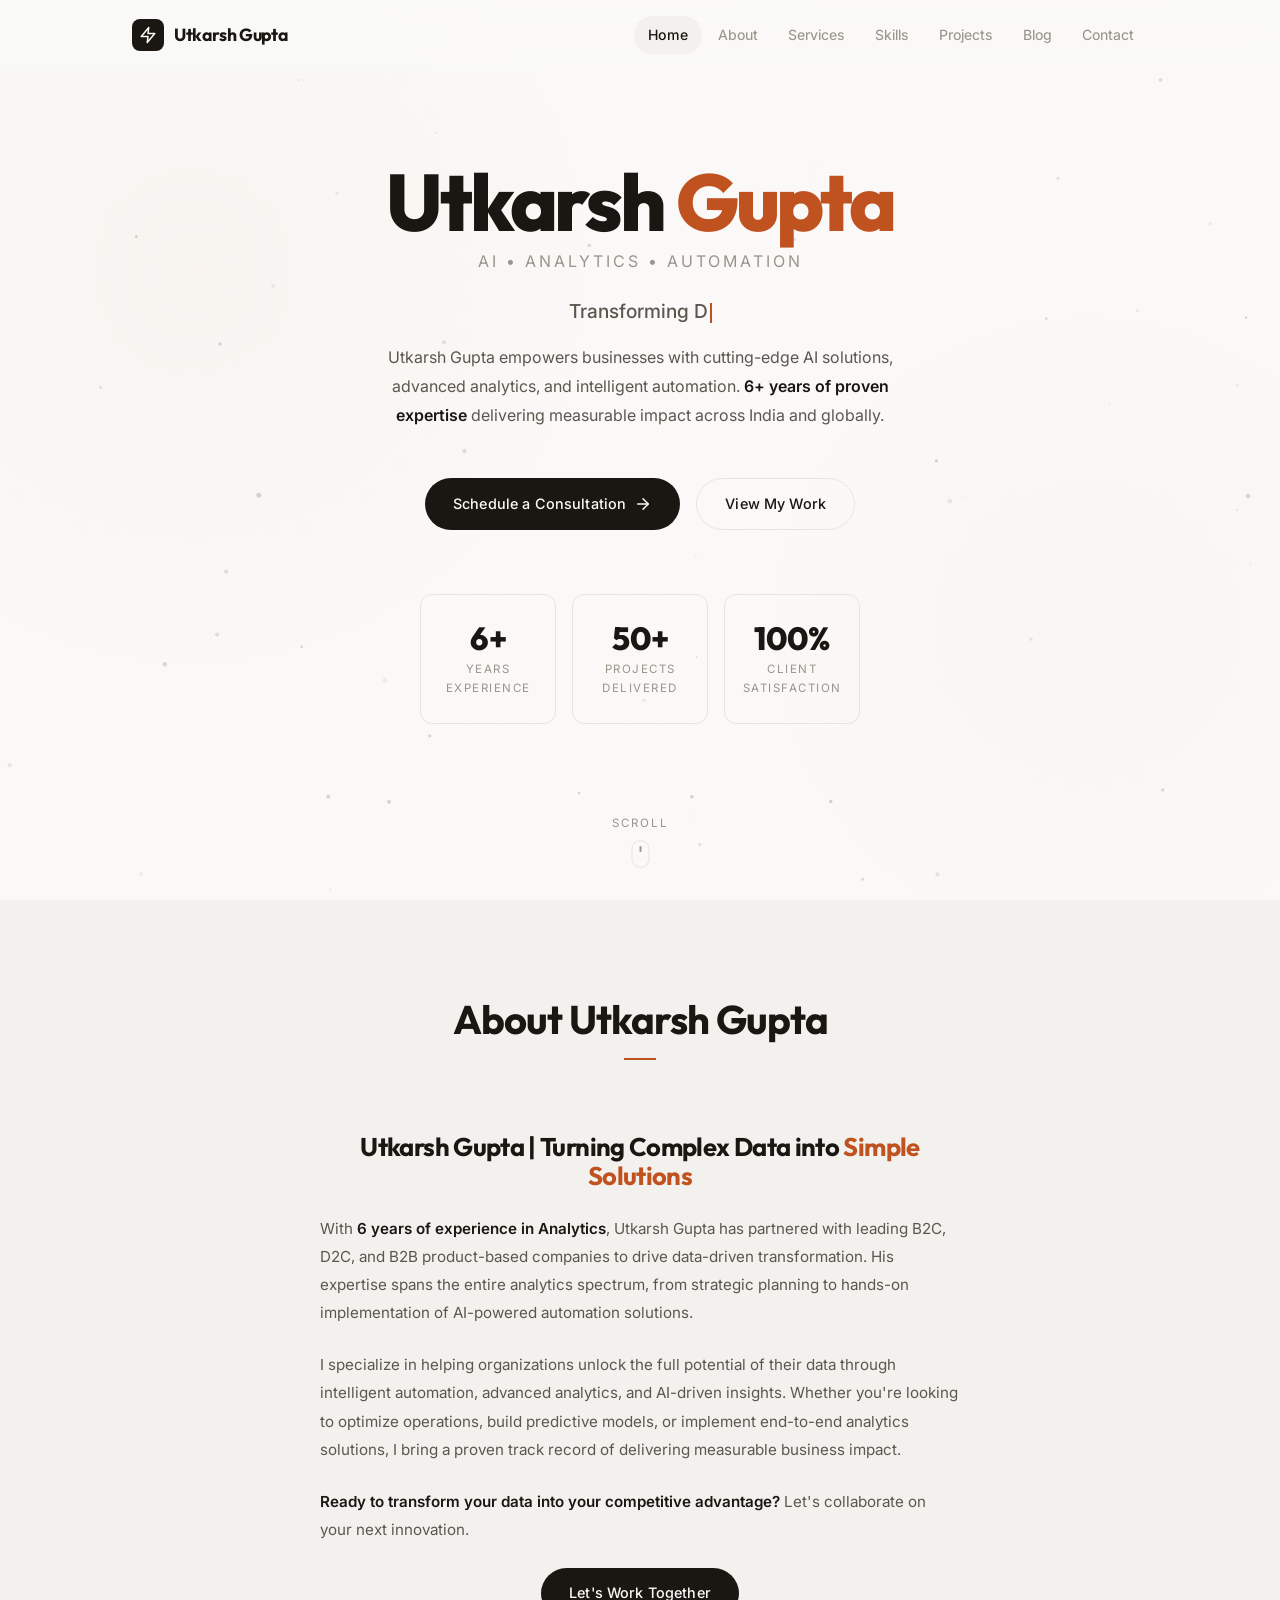
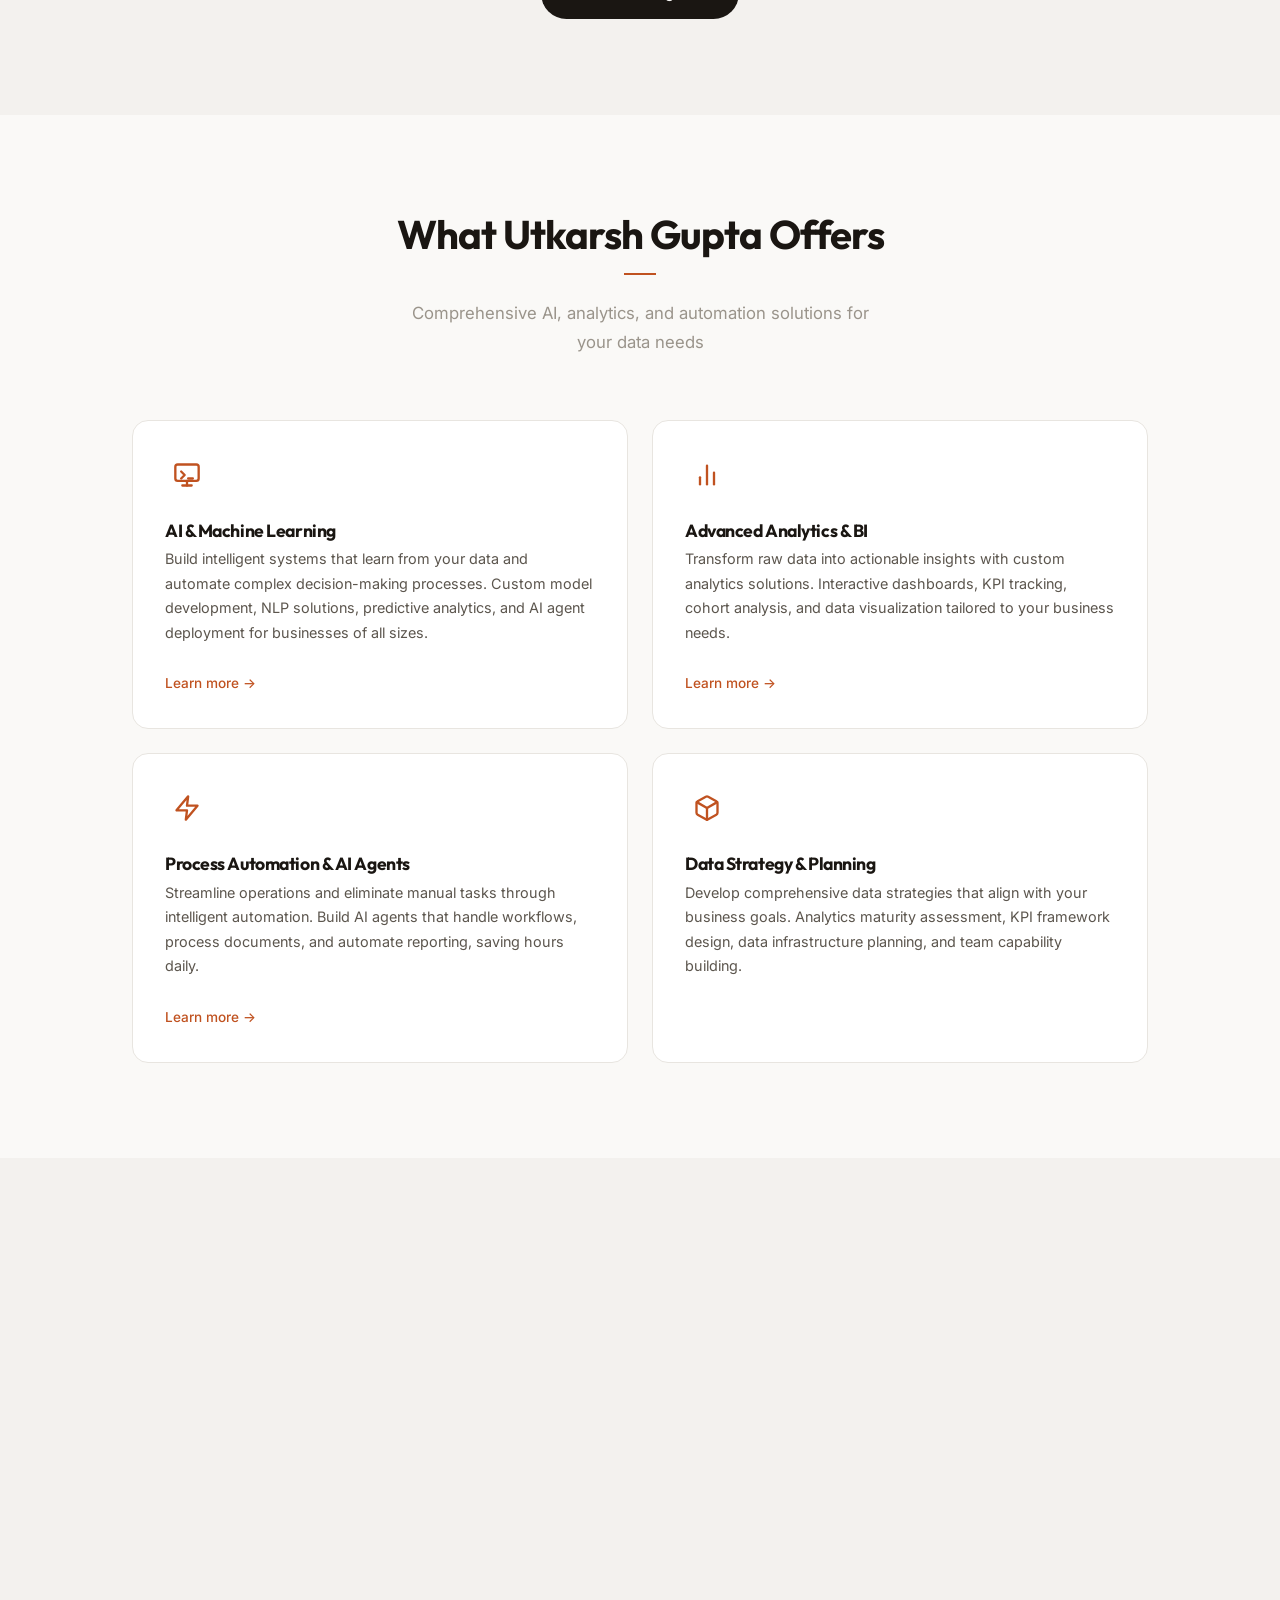
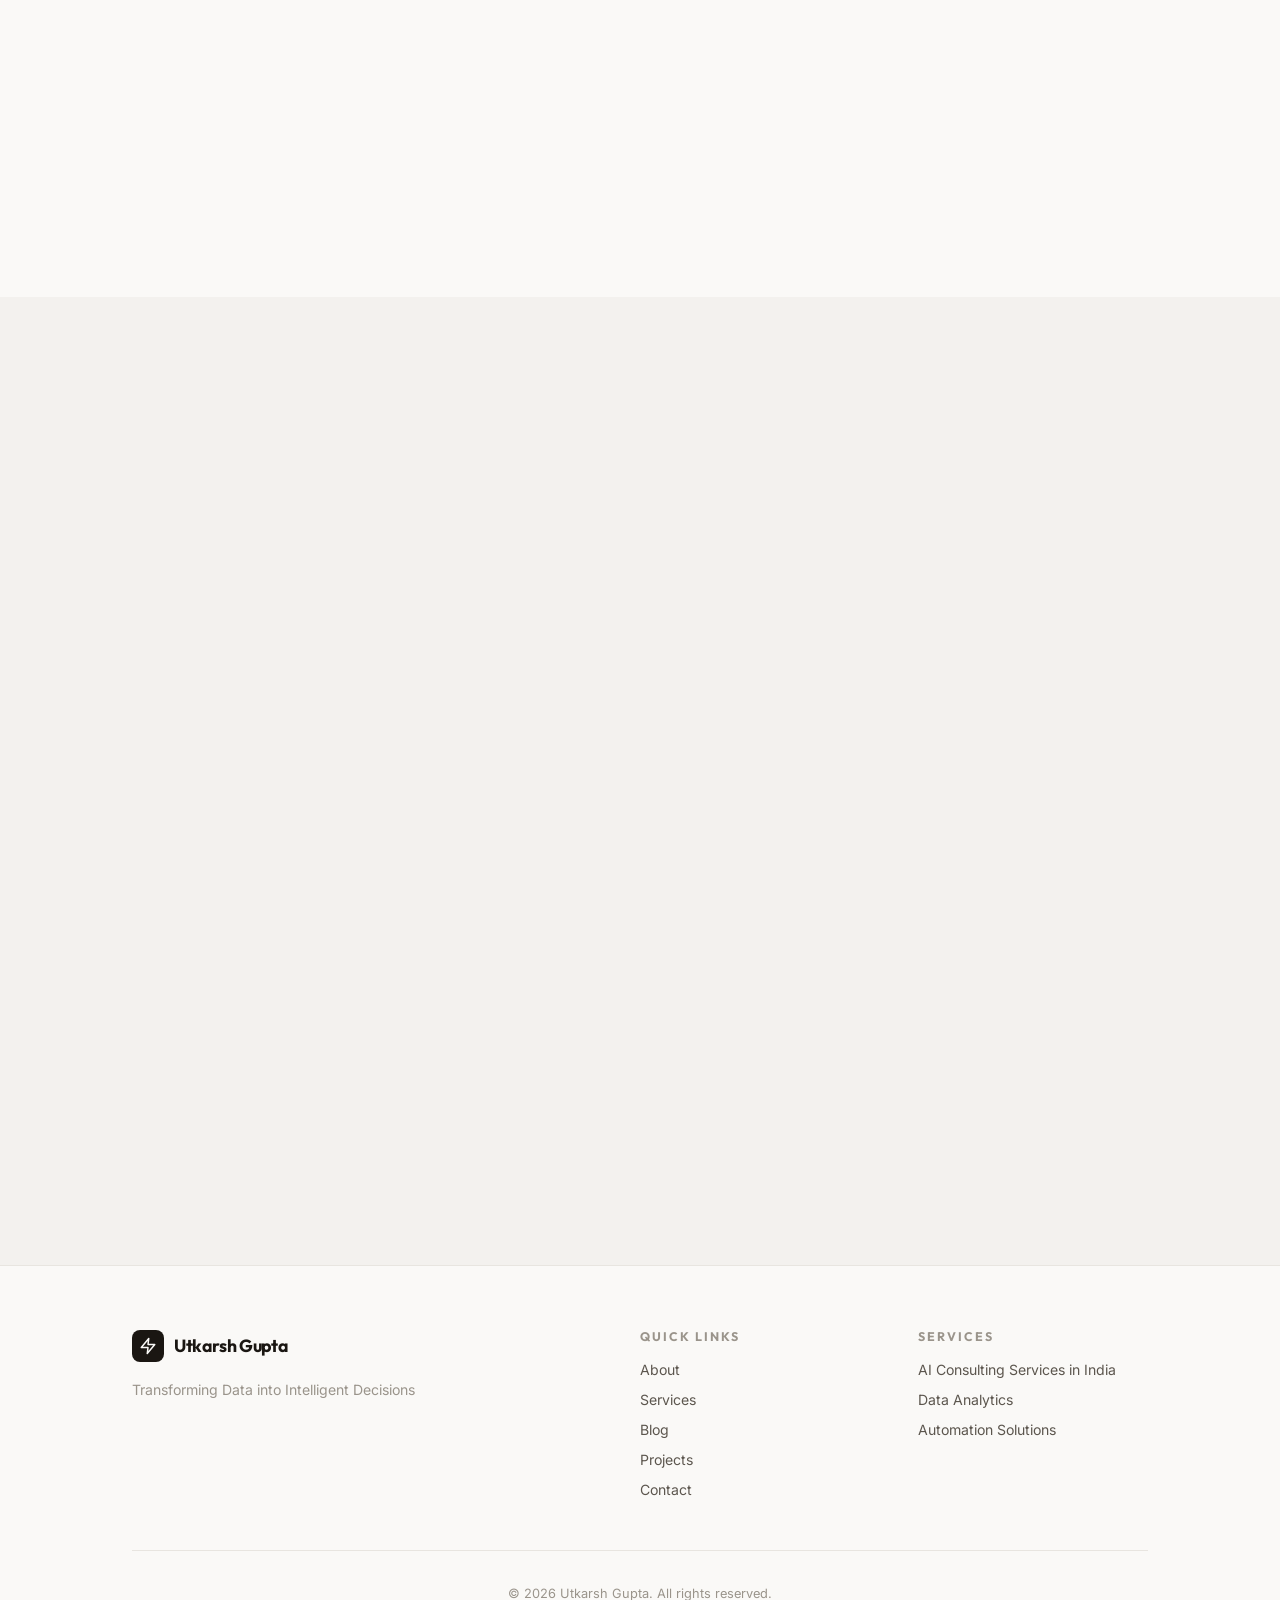
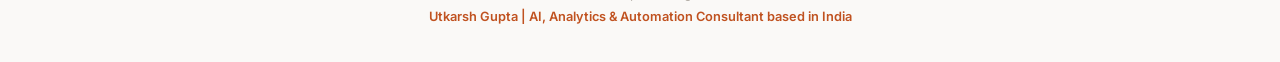
<file: index.html>
<!DOCTYPE html>
<html lang="en" dir="ltr">

<head>
    <meta charset="UTF-8">
    <meta name="viewport" content="width=device-width, initial-scale=1.0">

    <!-- SEO Meta Tags -->
    <title>Utkarsh Gupta | AI, Analytics & Automation Consultant</title>
    <meta name="description"
        content="Expert AI, Analytics & Automation consultant with 6+ years of experience. Specializing in data-driven strategy, AI agents, and intelligent automation for B2C, D2C, and B2B companies.">
    <meta name="keywords"
        content="AI Consultant, Analytics Expert, Automation Specialist, Data Strategy, Machine Learning, Python Developer, SQL Expert, Business Intelligence, AI Agents, Data Analytics India">
    <meta name="author" content="Utkarsh Gupta">
    <meta name="robots" content="index, follow, max-image-preview:large, max-snippet:-1, max-video-preview:-1">
    <link rel="canonical" href="https://utkarshgupta.com/">
    <meta name="content-language" content="en">
    <link rel="alternate" hreflang="en" href="https://utkarshgupta.com/">

    <!-- Local / Geo SEO Meta Tags -->
    <meta name="revisit-after" content="7 days">
    <meta name="geo.region" content="IN">
    <meta name="geo.region" content="US">
    <meta name="geo.region" content="EU">
    <meta name="geo.placename" content="India, United States, Europe">

    <!-- Theme color for mobile browsers -->
    <meta name="theme-color" content="#ffffff">
    <meta name="msapplication-TileColor" content="#ffffff">

    <!-- Open Graph / Social Media Meta Tags -->
    <meta property="og:type" content="website">
    <meta property="og:url" content="https://utkarshgupta.com/">
    <meta property="og:title" content="Utkarsh Gupta | AI, Analytics & Automation Consultant">
    <meta property="og:description"
        content="Expert AI, Analytics & Automation consultant with 6+ years of experience. Transform your data into intelligent decisions.">
    <meta property="og:image" content="https://utkarshgupta.com/images/og-image.png">
    <meta property="og:image:width" content="1200">
    <meta property="og:image:height" content="630">
    <meta property="og:locale" content="en_US">
    <meta property="og:site_name" content="Utkarsh Gupta Portfolio">

    <!-- Twitter Card Meta Tags -->
    <meta name="twitter:card" content="summary_large_image">
    <meta name="twitter:url" content="https://utkarshgupta.com/">
    <meta name="twitter:title" content="Utkarsh Gupta | AI, Analytics & Automation Consultant">
    <meta name="twitter:description"
        content="Expert AI, Analytics & Automation consultant with 6+ years of experience.">
    <meta name="twitter:image" content="https://utkarshgupta.com/images/og-image.png">

    <!-- Favicon -->
    <link rel="icon" type="image/svg+xml"
        href="data:image/svg+xml,<svg xmlns='http://www.w3.org/2000/svg' viewBox='0 0 100 100'><text y='.9em' font-size='90'>⚡</text></svg>">

    <!-- DNS Prefetch & Preconnect -->
    <link rel="dns-prefetch" href="https://fonts.googleapis.com">
    <link rel="dns-prefetch" href="https://fonts.gstatic.com">
    <link rel="dns-prefetch" href="https://www.googletagmanager.com">
    <link rel="preconnect" href="https://fonts.googleapis.com">
    <link rel="preconnect" href="https://fonts.gstatic.com" crossorigin>

    <!-- Google Fonts — Outfit for headings, Inter for body -->
    <link rel="preload" as="style"
        href="https://fonts.googleapis.com/css2?family=Inter:wght@300;400;500;600;700&family=Outfit:wght@500;600;700;800&display=swap">
    <link
        href="https://fonts.googleapis.com/css2?family=Inter:wght@300;400;500;600;700&family=Outfit:wght@500;600;700;800&display=swap"
        rel="stylesheet">

    <!-- Structured Data (JSON-LD) — Enriched -->
    <script type="application/ld+json">
    {
      "@context": "https://schema.org",
      "@type": "Person",
      "name": "Utkarsh Gupta",
      "jobTitle": "AI, Analytics & Automation Consultant",
      "description": "Expert consultant specializing in AI, Analytics, and Automation with 6+ years of experience helping B2C, D2C, and B2B companies drive data-driven transformation.",
      "url": "https://utkarshgupta.com/",
      "image": "https://utkarshgupta.com/images/my_photo.jpeg",
      "sameAs": [
        "https://linkedin.com/in/utkarshgpt47",
        "https://github.com/utkarshgpt47"
      ],
      "email": "utkarshgpt47@gmail.com",
      "knowsAbout": ["Artificial Intelligence", "Data Analytics", "Process Automation", "Machine Learning", "Python", "SQL", "AI Agents", "Predictive Modeling", "ETL & Data Pipelines", "Business Intelligence"],
      "hasOccupation": {
        "@type": "Occupation",
        "name": "AI & Analytics Consultant",
        "occupationLocation": {
          "@type": "Country",
          "name": "India"
        },
        "skills": "AI, Machine Learning, Data Analytics, Python, SQL, Process Automation, Business Intelligence, Predictive Modeling"
      },
      "alumniOf": "Analytics Professional",
      "worksFor": {
        "@type": "Organization",
        "name": "Independent Consultant"
      }
    }
    </script>

    <!-- WebSite Schema — enables sitelinks search box -->
    <script type="application/ld+json">
    {
      "@context": "https://schema.org",
      "@type": "WebSite",
      "name": "Utkarsh Gupta - AI, Analytics & Automation Consultant",
      "url": "https://utkarshgupta.com/",
      "description": "Portfolio and consulting website of Utkarsh Gupta, an expert in AI, Analytics, and Automation.",
      "publisher": {
        "@type": "Person",
        "name": "Utkarsh Gupta"
      }
    }
    </script>

    <!-- ProfessionalService Schema -->
    <script type="application/ld+json">
    {
      "@context": "https://schema.org",
      "@type": "ProfessionalService",
      "name": "Utkarsh Gupta - AI & Analytics Consulting",
      "url": "https://utkarshgupta.com/",
      "image": "https://utkarshgupta.com/images/og-image.png",
      "description": "Expert AI, Analytics & Automation consulting services. Specializing in data-driven strategy, AI agents, machine learning, and intelligent automation for businesses.",
      "priceRange": "$$",
      "areaServed": [
        {"@type": "Country", "name": "India"},
        {"@type": "Country", "name": "United States"},
        {"@type": "AdministrativeArea", "name": "Europe"}
      ],
      "serviceType": ["AI Consulting", "Data Analytics", "Process Automation", "Machine Learning", "Business Intelligence"],
      "hasOfferCatalog": {
        "@type": "OfferCatalog",
        "name": "AI & Analytics Services",
        "itemListElement": [
          {"@type": "Offer", "itemOffered": {"@type": "Service", "name": "AI & Machine Learning Solutions"}},
          {"@type": "Offer", "itemOffered": {"@type": "Service", "name": "Advanced Analytics & Business Intelligence"}},
          {"@type": "Offer", "itemOffered": {"@type": "Service", "name": "Process Automation & AI Agents"}},
          {"@type": "Offer", "itemOffered": {"@type": "Service", "name": "Data Strategy & Planning"}}
        ]
      }
    }
    </script>

    <!-- BreadcrumbList Schema -->
    <script type="application/ld+json">
    {
      "@context": "https://schema.org",
      "@type": "BreadcrumbList",
      "itemListElement": [
        {"@type": "ListItem", "position": 1, "name": "Home", "item": "https://utkarshgupta.com/"},
        {"@type": "ListItem", "position": 2, "name": "Services", "item": "https://utkarshgupta.com/#services"},
        {"@type": "ListItem", "position": 3, "name": "Projects", "item": "https://utkarshgupta.com/#projects"},
        {"@type": "ListItem", "position": 4, "name": "Contact", "item": "https://utkarshgupta.com/#contact"}
      ]
    }
    </script>

    <!-- FAQPage Schema — creates rich FAQ snippets in SERPs -->
    <script type="application/ld+json">
    {
      "@context": "https://schema.org",
      "@type": "FAQPage",
      "mainEntity": [
        {
          "@type": "Question",
          "name": "What services does Utkarsh Gupta offer?",
          "acceptedAnswer": {
            "@type": "Answer",
            "text": "Utkarsh Gupta offers AI & machine learning consulting, advanced data analytics & BI development, process automation & AI agent solutions, and data strategy planning for businesses across India. Whether you need predictive models, interactive dashboards, or automated workflows, I deliver tailored solutions that drive measurable business outcomes."
          }
        },
        {
          "@type": "Question",
          "name": "How can AI help my business?",
          "acceptedAnswer": {
            "@type": "Answer",
            "text": "AI can automate repetitive tasks (saving 4+ hours daily), predict customer behavior for proactive decision-making, generate insights from large datasets that humans would miss, and power intelligent customer support through chatbots. The key is identifying the right use case for your specific business context."
          }
        },
        {
          "@type": "Question",
          "name": "How much does AI consulting cost in India?",
          "acceptedAnswer": {
            "@type": "Answer",
            "text": "AI consulting costs vary based on project scope, complexity, and duration. Utkarsh Gupta offers flexible engagement models, from short-term assessments to ongoing advisory retainers. A focused PoC typically takes 2-4 weeks, while full implementations range from 2-4 months. Contact me for a custom quote."
          }
        },
        {
          "@type": "Question",
          "name": "What industries do you work with?",
          "acceptedAnswer": {
            "@type": "Answer",
            "text": "I work across multiple industries including e-commerce & D2C, B2B SaaS, financial services, healthcare, and manufacturing. This cross-domain experience allows me to apply proven patterns and best practices to each unique business challenge."
          }
        },
        {
          "@type": "Question",
          "name": "What tools and technologies do you use?",
          "acceptedAnswer": {
            "@type": "Answer",
            "text": "I work with Python, SQL, TensorFlow, PyTorch, scikit-learn, OpenAI APIs, LangChain, Tableau, Power BI, Apache Airflow, AWS, GCP, and more. The specific technology stack is chosen based on your project requirements, existing infrastructure, and team capabilities."
          }
        }
      ]
    }
    </script>

    <!-- Stylesheets -->
    <link rel="stylesheet" href="styles.css">

    <!-- Google Analytics -->
    <script async src="https://www.googletagmanager.com/gtag/js?id=G-N578PJ8HFR"></script>
    <script>
        window.dataLayer = window.dataLayer || [];
        function gtag() { dataLayer.push(arguments); }
        gtag('js', new Date());
        gtag('config', 'G-N578PJ8HFR');
    </script>
</head>

<body>
    <!-- Cursor Glow -->
    <div class="cursor-glow" id="cursorGlow"></div>

    <!-- Navigation -->
    <nav class="navbar" id="navbar">
        <div class="container nav-container">
            <a href="#home" class="logo">
                <span class="logo-icon">
                    <svg viewBox="0 0 24 24" fill="none" stroke="currentColor" stroke-width="2" stroke-linecap="round"
                        stroke-linejoin="round">
                        <polygon points="13 2 3 14 12 14 11 22 21 10 12 10 13 2"></polygon>
                    </svg>
                </span>
                <span class="logo-text">Utkarsh Gupta</span>
            </a>
            <div class="nav-menu" id="navMenu">
                <a href="#home" class="nav-link active">Home</a>
                <a href="#about" class="nav-link">About</a>
                <a href="#services" class="nav-link">Services</a>
                <a href="#skills" class="nav-link">Skills</a>
                <a href="#projects" class="nav-link">Projects</a>
                <a href="blog/" class="nav-link">Blog</a>
                <a href="#contact" class="nav-link">Contact</a>
            </div>
            <button class="mobile-menu-toggle" id="mobileMenuToggle" aria-label="Toggle navigation menu">
                <span></span>
                <span></span>
                <span></span>
            </button>
        </div>
    </nav>

    <!-- Hero Section -->
    <section class="hero" id="home">
        <div class="hero-background"></div>
        <canvas id="heroCanvas"></canvas>
        <div class="container hero-container">
            <div class="hero-content fade-in">
                <h1 class="hero-title">
                    <span class="hero-name" id="heroName">Utkarsh <span class="highlight">Gupta</span></span>
                    <span class="hero-subtitle" id="heroTitle">AI • Analytics • Automation</span>
                </h1>
                <p class="hero-tagline" id="heroTagline">Transforming Data into Intelligent Decisions<span
                        class="cursor"></span></p>
                <p class="hero-description">
                    Utkarsh Gupta empowers businesses with cutting-edge AI solutions, advanced analytics, and
                    intelligent
                    automation.
                    <strong>6+ years of proven expertise</strong> delivering measurable impact across India and
                    globally.
                </p>
                <div class="hero-cta">
                    <a href="#contact" class="btn btn-primary">
                        <span>Schedule a Consultation</span>
                        <svg width="18" height="18" viewBox="0 0 24 24" fill="none" stroke="currentColor"
                            stroke-width="2" stroke-linecap="round" stroke-linejoin="round">
                            <line x1="5" y1="12" x2="19" y2="12"></line>
                            <polyline points="12 5 19 12 12 19"></polyline>
                        </svg>
                    </a>
                    <a href="#projects" class="btn btn-secondary">View My Work</a>
                </div>
                <div class="hero-stats">
                    <div class="stat-item">
                        <div class="stat-number" data-target="6" data-suffix="+">0</div>
                        <div class="stat-label">Years Experience</div>
                    </div>
                    <div class="stat-item">
                        <div class="stat-number" data-target="50" data-suffix="+">0</div>
                        <div class="stat-label">Projects Delivered</div>
                    </div>
                    <div class="stat-item">
                        <div class="stat-number" data-target="100" data-suffix="%">0</div>
                        <div class="stat-label">Client Satisfaction</div>
                    </div>
                </div>
            </div>
        </div>
        <div class="scroll-indicator">
            <span>Scroll</span>
            <div class="scroll-arrow"></div>
        </div>
    </section>

    <!-- About Section -->
    <section class="about" id="about">
        <div class="container">
            <div class="section-header reveal">
                <h2 class="section-title">About Utkarsh Gupta</h2>
            </div>
            <div class="about-content">
                <div class="about-text reveal">
                    <h3 class="about-headline">Utkarsh Gupta | Turning Complex Data into <span class="accent">Simple
                            Solutions</span></h3>
                    <div id="aboutBio" class="about-bio">
                        <p>With <strong>6 years of experience in Analytics</strong>, Utkarsh Gupta has partnered with
                            leading B2C,
                            D2C, and B2B product-based companies to drive data-driven transformation. His expertise
                            spans
                            the entire analytics spectrum, from strategic planning to hands-on implementation of
                            AI-powered automation solutions.</p>
                        <p>I specialize in helping organizations unlock the full potential of their data through
                            intelligent automation, advanced analytics, and AI-driven insights. Whether you're looking
                            to optimize operations, build predictive models, or implement end-to-end analytics
                            solutions, I bring a proven track record of delivering measurable business impact.</p>
                        <p><strong>Ready to transform your data into your competitive advantage?</strong> Let's
                            collaborate on your next innovation.</p>
                    </div>
                    <a href="#contact" class="btn btn-primary">Let's Work Together</a>
                </div>
            </div>
        </div>
    </section>

    <!-- Services Section -->
    <section class="services" id="services">
        <div class="container">
            <div class="section-header reveal">
                <h2 class="section-title">What Utkarsh Gupta Offers</h2>
                <p class="section-subtitle">Comprehensive AI, analytics, and automation solutions for your data needs
                </p>
            </div>
            <div class="services-grid stagger-children" id="servicesGrid">
                <a href="services/ai-consulting.html" class="service-card reveal" style="text-decoration:none;color:inherit;">
                    <span class="service-icon"><svg viewBox="0 0 24 24" fill="none" stroke="currentColor"
                            stroke-width="2" stroke-linecap="round" stroke-linejoin="round">
                            <rect x="2" y="3" width="20" height="14" rx="2" ry="2"></rect>
                            <line x1="8" y1="21" x2="16" y2="21"></line>
                            <line x1="12" y1="17" x2="12" y2="21"></line>
                            <path d="M7 9l3 3-3 3M13 15h4"></path>
                        </svg></span>
                    <h3 class="service-title">AI &amp; Machine Learning</h3>
                    <p class="service-description">Build intelligent systems that learn from your data and automate
                        complex decision-making processes. Custom model development, NLP solutions, predictive analytics, and AI agent deployment for businesses of all sizes.</p>
                    <span style="color:var(--primary);font-size:0.85rem;font-weight:500;">Learn more →</span>
                </a>
                <a href="services/data-analytics.html" class="service-card reveal" style="text-decoration:none;color:inherit;">
                    <span class="service-icon"><svg viewBox="0 0 24 24" fill="none" stroke="currentColor"
                            stroke-width="2" stroke-linecap="round" stroke-linejoin="round">
                            <line x1="18" y1="20" x2="18" y2="10"></line>
                            <line x1="12" y1="20" x2="12" y2="4"></line>
                            <line x1="6" y1="20" x2="6" y2="14"></line>
                        </svg></span>
                    <h3 class="service-title">Advanced Analytics &amp; BI</h3>
                    <p class="service-description">Transform raw data into actionable insights with custom analytics
                        solutions. Interactive dashboards, KPI tracking, cohort analysis, and data visualization tailored to your business needs.</p>
                    <span style="color:var(--primary);font-size:0.85rem;font-weight:500;">Learn more →</span>
                </a>
                <a href="services/automation-solutions.html" class="service-card reveal" style="text-decoration:none;color:inherit;">
                    <span class="service-icon"><svg viewBox="0 0 24 24" fill="none" stroke="currentColor"
                            stroke-width="2" stroke-linecap="round" stroke-linejoin="round">
                            <polygon points="13 2 3 14 12 14 11 22 21 10 12 10 13 2"></polygon>
                        </svg></span>
                    <h3 class="service-title">Process Automation &amp; AI Agents</h3>
                    <p class="service-description">Streamline operations and eliminate manual tasks through intelligent
                        automation. Build AI agents that handle workflows, process documents, and automate reporting, saving hours daily.</p>
                    <span style="color:var(--primary);font-size:0.85rem;font-weight:500;">Learn more →</span>
                </a>
                <div class="service-card reveal">
                    <span class="service-icon"><svg viewBox="0 0 24 24" fill="none" stroke="currentColor"
                            stroke-width="2" stroke-linecap="round" stroke-linejoin="round">
                            <path
                                d="M21 16V8a2 2 0 0 0-1-1.73l-7-4a2 2 0 0 0-2 0l-7 4A2 2 0 0 0 3 8v8a2 2 0 0 0 1 1.73l7 4a2 2 0 0 0 2 0l7-4A2 2 0 0 0 21 16z">
                            </path>
                            <polyline points="3.27 6.96 12 12.01 20.73 6.96"></polyline>
                            <line x1="12" y1="22.08" x2="12" y2="12"></line>
                        </svg></span>
                    <h3 class="service-title">Data Strategy &amp; Planning</h3>
                    <p class="service-description">Develop comprehensive data strategies that align with your business
                        goals. Analytics maturity assessment, KPI framework design, data infrastructure planning, and team capability building.</p>
                </div>
            </div>
        </div>
    </section>

    <!-- Skills Section -->
    <section class="skills" id="skills">
        <div class="container">
            <div class="section-header reveal">
                <h2 class="section-title">Skills & Expertise</h2>
            </div>
            <div class="skills-content">
                <div class="skills-category reveal">
                    <h3 class="skills-category-title">
                        <span class="category-icon">
                            <svg viewBox="0 0 24 24" fill="none" stroke="currentColor" stroke-width="2"
                                stroke-linecap="round" stroke-linejoin="round">
                                <polyline points="16 18 22 12 16 6"></polyline>
                                <polyline points="8 6 2 12 8 18"></polyline>
                            </svg>
                        </span>
                        Technical Skills
                    </h3>
                    <div class="skills-list" id="technicalSkills">
                        <div class="skill-bar-item">
                            <div class="skill-bar-label"><span>SQL</span><span>95%</span></div>
                            <div class="skill-bar-track">
                                <div class="skill-bar-fill" data-width="95"></div>
                            </div>
                        </div>
                        <div class="skill-bar-item">
                            <div class="skill-bar-label"><span>Python</span><span>90%</span></div>
                            <div class="skill-bar-track">
                                <div class="skill-bar-fill" data-width="90"></div>
                            </div>
                        </div>
                        <div class="skill-bar-item">
                            <div class="skill-bar-label"><span>Artificial Intelligence</span><span>85%</span></div>
                            <div class="skill-bar-track">
                                <div class="skill-bar-fill" data-width="85"></div>
                            </div>
                        </div>
                        <div class="skill-bar-item">
                            <div class="skill-bar-label"><span>Machine Learning</span><span>85%</span></div>
                            <div class="skill-bar-track">
                                <div class="skill-bar-fill" data-width="85"></div>
                            </div>
                        </div>
                        <div class="skill-bar-item">
                            <div class="skill-bar-label"><span>Process Automation</span><span>90%</span></div>
                            <div class="skill-bar-track">
                                <div class="skill-bar-fill" data-width="90"></div>
                            </div>
                        </div>
                        <div class="skill-bar-item">
                            <div class="skill-bar-label"><span>Data Analytics</span><span>95%</span></div>
                            <div class="skill-bar-track">
                                <div class="skill-bar-fill" data-width="95"></div>
                            </div>
                        </div>
                        <div class="skill-bar-item">
                            <div class="skill-bar-label"><span>AI Agents</span><span>80%</span></div>
                            <div class="skill-bar-track">
                                <div class="skill-bar-fill" data-width="80"></div>
                            </div>
                        </div>
                        <div class="skill-bar-item">
                            <div class="skill-bar-label"><span>Data Visualization</span><span>88%</span></div>
                            <div class="skill-bar-track">
                                <div class="skill-bar-fill" data-width="88"></div>
                            </div>
                        </div>
                        <div class="skill-bar-item">
                            <div class="skill-bar-label"><span>ETL &amp; Data Pipelines</span><span>85%</span></div>
                            <div class="skill-bar-track">
                                <div class="skill-bar-fill" data-width="85"></div>
                            </div>
                        </div>
                        <div class="skill-bar-item">
                            <div class="skill-bar-label"><span>Predictive Modeling</span><span>82%</span></div>
                            <div class="skill-bar-track">
                                <div class="skill-bar-fill" data-width="82"></div>
                            </div>
                        </div>
                    </div>
                </div>
                <div class="skills-category reveal">
                    <h3 class="skills-category-title">
                        <span class="category-icon">
                            <svg viewBox="0 0 24 24" fill="none" stroke="currentColor" stroke-width="2"
                                stroke-linecap="round" stroke-linejoin="round">
                                <circle cx="12" cy="12" r="10"></circle>
                                <line x1="12" y1="8" x2="12" y2="12"></line>
                                <line x1="12" y1="16" x2="12.01" y2="16"></line>
                            </svg>
                        </span>
                        Professional Expertise
                    </h3>
                    <div class="skills-list skills-list-tags" id="professionalSkills">
                        <span class="skill-tag">Data-Driven Strategy &amp; Planning</span>
                        <span class="skill-tag">Business Intelligence</span>
                        <span class="skill-tag">Team Leadership &amp; Management</span>
                        <span class="skill-tag">Analytics Consulting</span>
                        <span class="skill-tag">Stakeholder Management</span>
                        <span class="skill-tag">Process Optimization</span>
                    </div>
                </div>
            </div>
        </div>
    </section>

    <!-- Projects Section -->
    <section class="projects" id="projects">
        <div class="container">
            <div class="section-header reveal">
                <h2 class="section-title">Featured Projects by Utkarsh Gupta</h2>
                <p class="section-subtitle">Showcasing impact through innovation in AI and analytics</p>
            </div>
            <div class="projects-grid stagger-children" id="projectsGrid">
                <div class="project-card reveal">
                    <div class="project-image-wrapper">
                        <img src="images/project1.png"
                            alt="AI-Powered Analytics Platform - End-to-end analytics solution by Utkarsh Gupta"
                            class="project-image" loading="lazy">
                        <div class="project-overlay"></div>
                    </div>
                    <div class="project-content">
                        <h3 class="project-title">AI-Powered Analytics Platform</h3>
                        <p class="project-description">End-to-end analytics solution leveraging AI for automated
                            insights and predictive modeling, reducing analysis time by 70%.</p>
                        <div class="project-tech">
                            <span class="tech-tag">Python</span><span class="tech-tag">AI</span><span
                                class="tech-tag">SQL</span><span class="tech-tag">Automation</span>
                        </div>
                    </div>
                </div>
                <div class="project-card reveal">
                    <div class="project-image-wrapper">
                        <img src="images/project2.png"
                            alt="Automated Reporting System - Intelligent automation framework by Utkarsh Gupta"
                            class="project-image" loading="lazy">
                        <div class="project-overlay"></div>
                    </div>
                    <div class="project-content">
                        <h3 class="project-title">Automated Reporting System</h3>
                        <p class="project-description">Intelligent automation framework that generates custom reports
                            and dashboards, serving 100+ stakeholders daily.</p>
                        <div class="project-tech">
                            <span class="tech-tag">Python</span><span class="tech-tag">Automation</span><span
                                class="tech-tag">Analytics</span><span class="tech-tag">SQL</span>
                        </div>
                    </div>
                </div>
                <div class="project-card reveal">
                    <div class="project-image-wrapper">
                        <img src="images/project3.png"
                            alt="Customer Analytics Engine - Advanced B2C analytics solution by Utkarsh Gupta"
                            class="project-image" loading="lazy">
                        <div class="project-overlay"></div>
                    </div>
                    <div class="project-content">
                        <h3 class="project-title">Customer Analytics Engine</h3>
                        <p class="project-description">Advanced analytics solution for B2C companies, delivering
                            actionable insights on customer behavior and lifetime value.</p>
                        <div class="project-tech">
                            <span class="tech-tag">SQL</span><span class="tech-tag">Python</span><span
                                class="tech-tag">Analytics</span><span class="tech-tag">AI</span>
                        </div>
                    </div>
                </div>
            </div>
        </div>
    </section>

    <!-- Latest Articles -->
    <section class="services" id="latest" style="background:var(--bg-primary);">
        <div class="container">
            <div class="section-header reveal">
                <h2 class="section-title">Latest from the Blog</h2>
                <p class="section-subtitle">Practical notes on AI consulting, costs and automation. <a href="blog/">All articles</a></p>
            </div>
            <div class="services-grid stagger-children">
                <a href="blog/ai-consulting-cost-india.html" class="service-card reveal" style="text-decoration:none;color:inherit;">
                    <div style="color:var(--text-muted);font-size:0.8rem;margin-bottom:0.5rem;">September 29, 2026</div>
                    <h3 class="service-title">How Much Does AI Consulting Cost in India?</h3>
                    <p class="service-description">Sourced 2026 price ranges, a worked day-based estimate, and a payback check before you spend.</p>
                    <span style="color:var(--primary);font-size:0.85rem;font-weight:500;">Read article →</span>
                </a>
                <a href="blog/choosing-ai-consultant.html" class="service-card reveal" style="text-decoration:none;color:inherit;">
                    <div style="color:var(--text-muted);font-size:0.8rem;margin-bottom:0.5rem;">Updated September 29, 2026</div>
                    <h3 class="service-title">How to Choose an AI Consultant or AI Consulting Firm</h3>
                    <p class="service-description">A checklist, the questions to ask, red flags, and freelancer vs firm compared.</p>
                    <span style="color:var(--primary);font-size:0.85rem;font-weight:500;">Read article →</span>
                </a>
                <a href="blog/process-automation-consulting-guide.html" class="service-card reveal" style="text-decoration:none;color:inherit;">
                    <div style="color:var(--text-muted);font-size:0.8rem;margin-bottom:0.5rem;">September 29, 2026</div>
                    <h3 class="service-title">Process Automation Consulting: What to Automate First</h3>
                    <p class="service-description">Which tool fits which job, and how to check payback before you build.</p>
                    <span style="color:var(--primary);font-size:0.85rem;font-weight:500;">Read article →</span>
                </a>
            </div>
        </div>
    </section>

    <!-- FAQ Section -->
    <section class="about" id="faq" style="background:var(--bg-primary);">
        <div class="container">
            <div class="section-header reveal">
                <h2 class="section-title">Frequently Asked Questions</h2>
                <p class="section-subtitle">Common questions about AI consulting, analytics, and automation services</p>
            </div>
            <div style="max-width:720px;margin:0 auto;">
                <div class="reveal" style="margin-bottom:2rem;">
                    <h3 style="font-size:1.15rem;margin-bottom:0.5rem;">What services does Utkarsh Gupta offer?</h3>
                    <p style="font-size:0.95rem;line-height:1.8;">Utkarsh Gupta offers <a href="services/ai-consulting.html">AI & machine learning consulting</a>, <a href="services/data-analytics.html">advanced data analytics & BI development</a>, <a href="services/automation-solutions.html">process automation & AI agent solutions</a>, and data strategy planning for businesses across India. Whether you need predictive models, interactive dashboards, or automated workflows, I deliver tailored solutions that drive measurable business outcomes.</p>
                </div>
                <div class="reveal" style="margin-bottom:2rem;">
                    <h3 style="font-size:1.15rem;margin-bottom:0.5rem;">How can AI help my business?</h3>
                    <p style="font-size:0.95rem;line-height:1.8;">AI can automate repetitive tasks (saving 4+ hours daily), predict customer behavior for proactive decision-making, generate insights from large datasets that humans would miss, and power intelligent customer support through chatbots. The key is identifying the right use case for your specific business context. <a href="blog/ai-analytics-business-guide.html">Read more about how AI transforms business analytics</a>.</p>
                </div>
                <div class="reveal" style="margin-bottom:2rem;">
                    <h3 style="font-size:1.15rem;margin-bottom:0.5rem;">How much does AI consulting cost in India?</h3>
                    <p style="font-size:0.95rem;line-height:1.8;">AI consulting costs vary based on project scope, complexity, and duration. Utkarsh Gupta offers flexible engagement models, from short-term assessments to ongoing advisory retainers. A focused PoC typically takes 2-4 weeks, while full implementations range from 2-4 months. Read <a href="blog/ai-consulting-cost-india.html">what drives AI consulting costs in India</a>, or <a href="#contact">contact me</a> for a custom quote.</p>
                </div>
                <div class="reveal" style="margin-bottom:2rem;">
                    <h3 style="font-size:1.15rem;margin-bottom:0.5rem;">What industries do you work with?</h3>
                    <p style="font-size:0.95rem;line-height:1.8;">I work across multiple industries including e-commerce & D2C, B2B SaaS, financial services, healthcare, and manufacturing. This cross-domain experience allows me to apply proven patterns and best practices to each unique business challenge. <a href="blog/choosing-ai-consultant.html">Learn how to choose an AI consultant or AI consulting firm</a>.</p>
                </div>
                <div class="reveal" style="margin-bottom:2rem;">
                    <h3 style="font-size:1.15rem;margin-bottom:0.5rem;">What tools and technologies do you use?</h3>
                    <p style="font-size:0.95rem;line-height:1.8;">I work with Python, SQL, TensorFlow, PyTorch, scikit-learn, OpenAI APIs, LangChain, Tableau, Power BI, Apache Airflow, AWS, GCP, and more. The specific technology stack is chosen based on your project requirements, existing infrastructure, and team capabilities.</p>
                </div>
            </div>
        </div>
    </section>

    <!-- Contact Section -->
    <section class="contact" id="contact">
        <div class="container">
            <div class="section-header reveal">
                <h2 class="section-title">Let's Connect</h2>
                <p class="section-subtitle">Ready to elevate your data strategy? Let's talk.</p>
            </div>
            <div class="contact-content">
                <div class="contact-info reveal">
                    <h3>Get in Touch</h3>
                    <p>I'm always open to discussing new projects, creative ideas, or opportunities to be part of your
                        vision.</p>

                    <div class="contact-methods">
                        <a href="mailto:utkarshgpt47@gmail.com" class="contact-method" id="contactEmail">
                            <span class="contact-icon">
                                <svg viewBox="0 0 24 24" fill="none" stroke="currentColor" stroke-width="2"
                                    stroke-linecap="round" stroke-linejoin="round">
                                    <path
                                        d="M4 4h16c1.1 0 2 .9 2 2v12c0 1.1-.9 2-2 2H4c-1.1 0-2-.9-2-2V6c0-1.1.9-2 2-2z">
                                    </path>
                                    <polyline points="22,6 12,13 2,6"></polyline>
                                </svg>
                            </span>
                            <div>
                                <div class="contact-label">Email</div>
                                <div class="contact-value">utkarshgpt47@gmail.com</div>
                            </div>
                        </a>
                    </div>

                    <div class="social-links" id="socialLinks">
                        <!-- Social links will be populated by JavaScript -->
                    </div>
                </div>

                <div class="contact-form-wrapper reveal">
                    <form class="contact-form" id="contactForm">
                        <input type="hidden" name="access_key" value="21421e90-5818-4fdf-8baf-9924d4d2fc17">
                        <input type="hidden" name="redirect" value="false">
                        <input type="hidden" name="from_name" value="Portfolio Contact Form">

                        <div class="form-group">
                            <label for="name">Your Name</label>
                            <input type="text" id="name" name="name" required placeholder="John Doe">
                        </div>
                        <div class="form-group">
                            <label for="email">Your Email</label>
                            <input type="email" id="email" name="email" required placeholder="john@example.com">
                        </div>
                        <div class="form-group">
                            <label for="subject">Subject</label>
                            <input type="text" id="subject" name="subject" required placeholder="Consultation Request">
                        </div>
                        <div class="form-group">
                            <label for="message">Message</label>
                            <textarea id="message" name="message" rows="5" required
                                placeholder="Tell me about your project..."></textarea>
                        </div>
                        <button type="submit" class="btn btn-primary btn-block">
                            <span>Send Message</span>
                            <svg width="18" height="18" viewBox="0 0 24 24" fill="none" stroke="currentColor"
                                stroke-width="2" stroke-linecap="round" stroke-linejoin="round">
                                <line x1="22" y1="2" x2="11" y2="13"></line>
                                <polygon points="22 2 15 22 11 13 2 9 22 2"></polygon>
                            </svg>
                        </button>
                    </form>
                </div>
            </div>
        </div>
    </section>

    <!-- Footer -->
    <footer class="footer">
        <div class="container">
            <div class="footer-content">
                <div class="footer-brand">
                    <div class="logo">
                        <span class="logo-icon">
                            <svg viewBox="0 0 24 24" fill="none" stroke="currentColor" stroke-width="2"
                                stroke-linecap="round" stroke-linejoin="round">
                                <polygon points="13 2 3 14 12 14 11 22 21 10 12 10 13 2"></polygon>
                            </svg>
                        </span>
                        <span class="logo-text">Utkarsh Gupta</span>
                    </div>
                    <p class="footer-tagline">Transforming Data into Intelligent Decisions</p>
                </div>
                <div class="footer-links">
                    <h4>Quick Links</h4>
                    <a href="#about">About</a>
                    <a href="#services">Services</a>
                    <a href="blog/">Blog</a>
                    <a href="#projects">Projects</a>
                    <a href="#contact">Contact</a>
                </div>
                <div class="footer-links">
                    <h4>Services</h4>
                    <a href="services/ai-consulting.html">AI Consulting Services in India</a>
                    <a href="services/data-analytics.html">Data Analytics</a>
                    <a href="services/automation-solutions.html">Automation Solutions</a>
                </div>
            </div>
            <div class="footer-bottom">
                <p>&copy; <span id="currentYear">2026</span> Utkarsh Gupta. All rights reserved.</p>
                <p class="footer-made">Utkarsh Gupta | AI, Analytics &amp; Automation Consultant based in India</p>
            </div>
        </div>
    </footer>

    <!-- Noscript fallback for search engines -->
    <noscript>
        <p>Utkarsh Gupta is an expert AI, Analytics &amp; Automation Consultant with 6+ years of experience specializing
            in data-driven strategy, AI agents, machine learning, and intelligent automation for B2C, D2C, and B2B
            companies in India. Contact Utkarsh Gupta at utkarshgpt47@gmail.com for AI consulting, advanced analytics,
            process automation, and data strategy services.</p>
    </noscript>

    <!-- Scripts -->
    <script src="config.js"></script>
    <script src="script.js"></script>
</body>

</html>
</file>
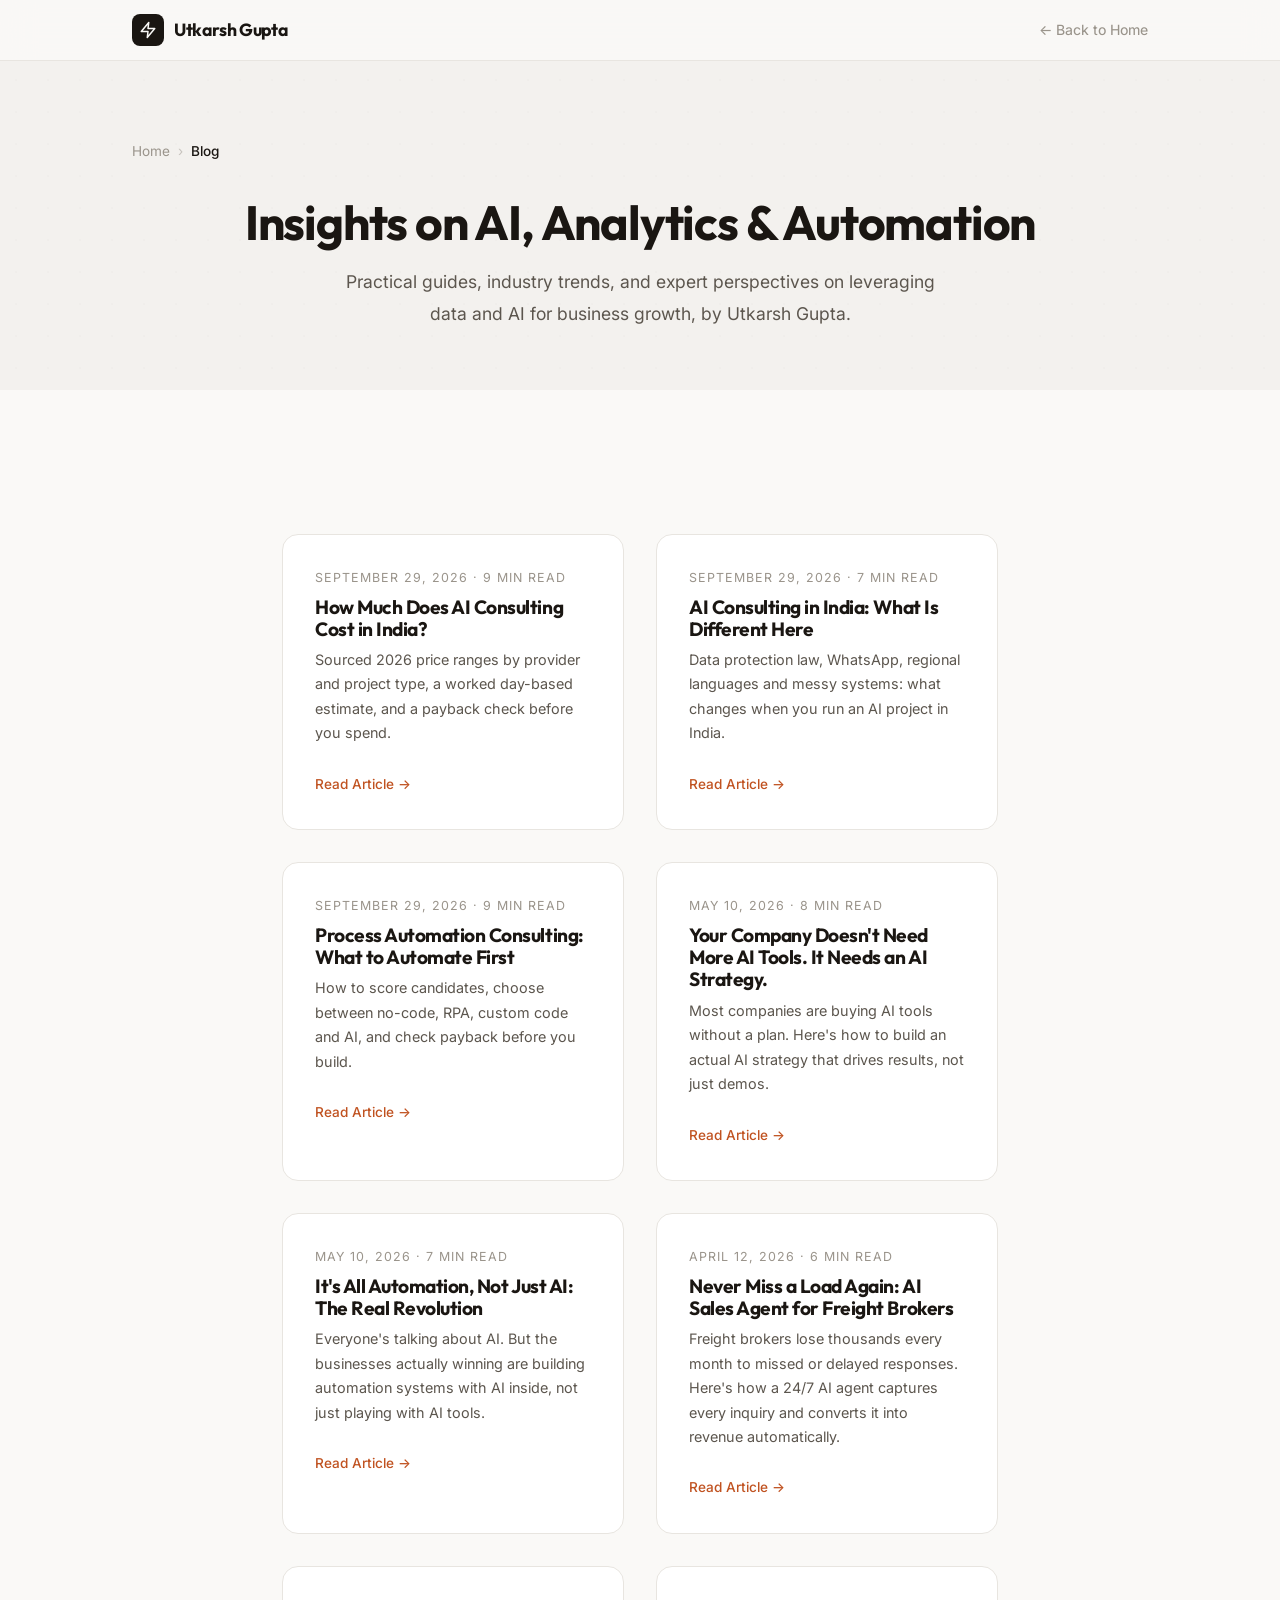
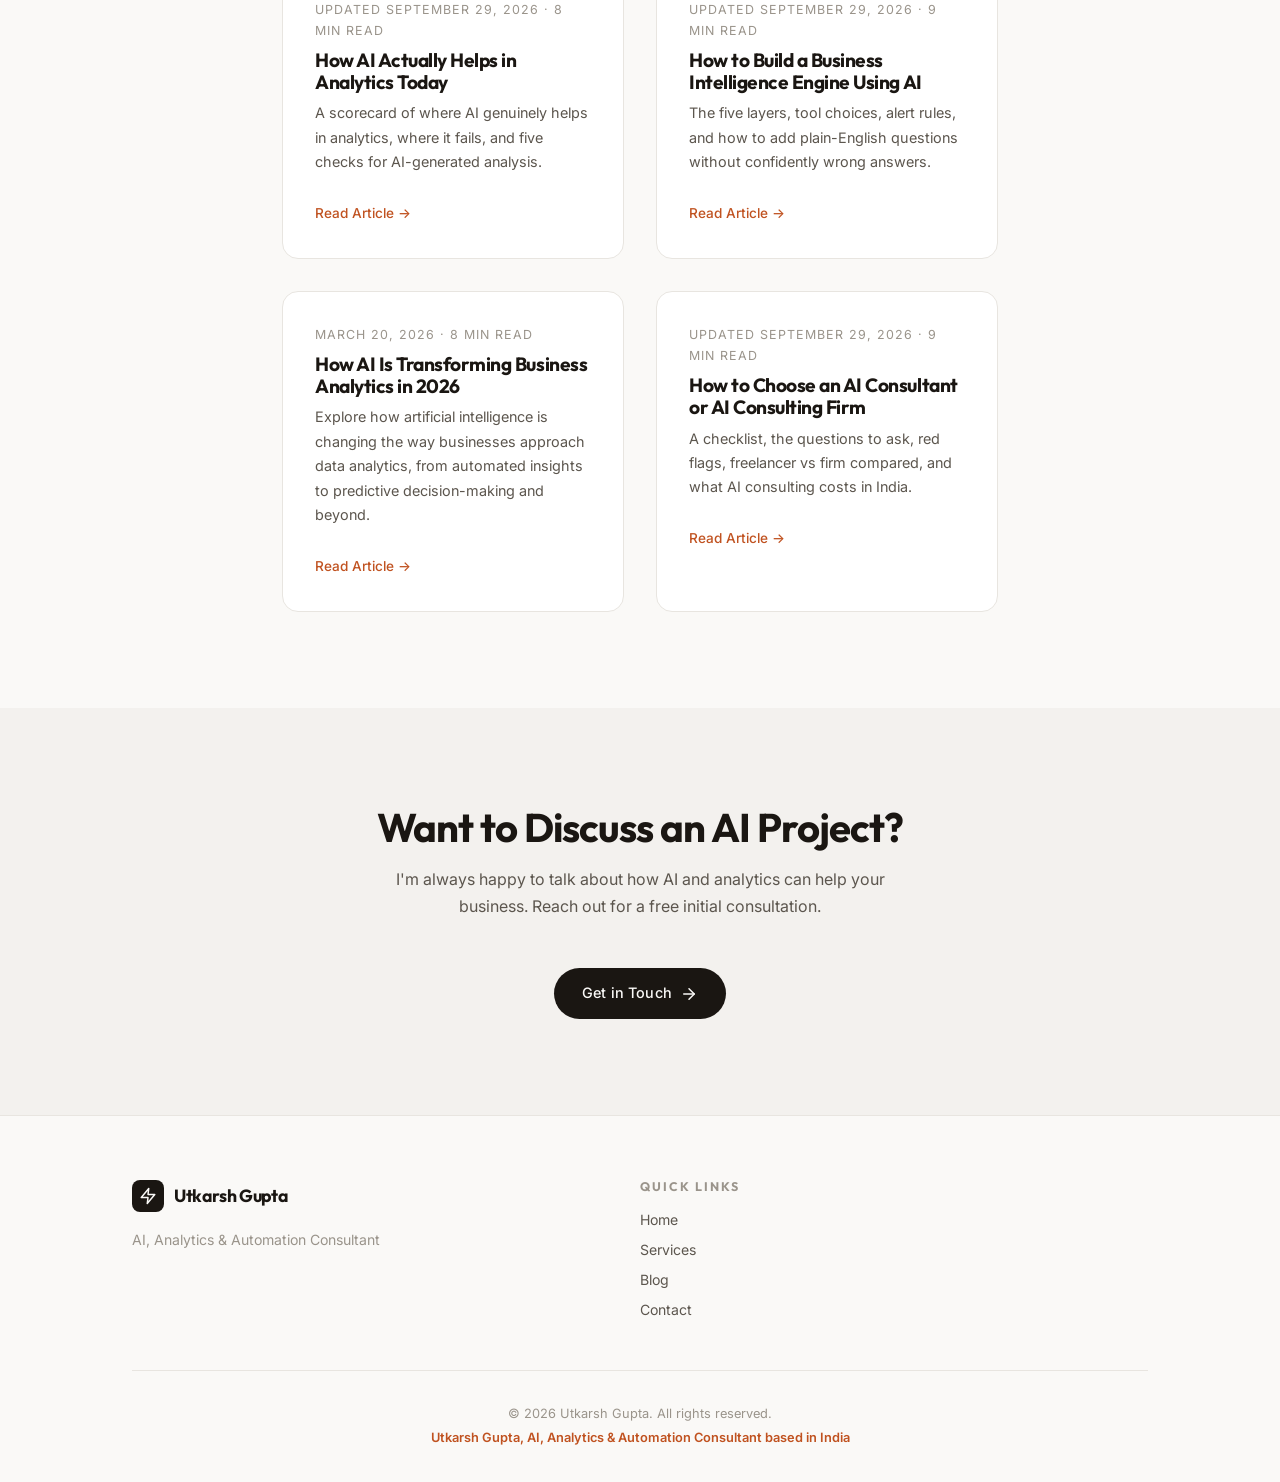
<file: blog/index.html>
<!DOCTYPE html>
<html lang="en" dir="ltr">

<head>
    <meta charset="UTF-8">
    <meta name="viewport" content="width=device-width, initial-scale=1.0">

    <!-- SEO Meta Tags -->
    <title>AI & Analytics Blog | Utkarsh Gupta, Insights on AI, Data & Automation</title>
    <meta name="description"
        content="Expert insights on AI, data analytics, and automation by Utkarsh Gupta. Practical guides, industry trends, and strategies for businesses looking to leverage data and AI.">
    <meta name="keywords"
        content="AI blog, data analytics insights, automation articles, machine learning guide, AI for business, data strategy blog, analytics best practices">
    <meta name="author" content="Utkarsh Gupta">
    <meta name="robots" content="index, follow">
    <link rel="canonical" href="https://utkarshgupta.com/blog/">
    <meta name="content-language" content="en">
    <link rel="alternate" hreflang="en" href="https://utkarshgupta.com/blog/">

    <!-- Open Graph -->
    <meta property="og:type" content="website">
    <meta property="og:url" content="https://utkarshgupta.com/blog/">
    <meta property="og:title" content="AI & Analytics Blog | Utkarsh Gupta">
    <meta property="og:description" content="Expert insights on AI, data analytics, and automation. Practical guides for businesses.">
    <meta property="og:image" content="https://utkarshgupta.com/images/og-image.png">

    <!-- Favicon -->
    <link rel="icon" type="image/svg+xml"
        href="data:image/svg+xml,<svg xmlns='http://www.w3.org/2000/svg' viewBox='0 0 100 100'><text y='.9em' font-size='90'>⚡</text></svg>">

    <!-- Fonts -->
    <link rel="preconnect" href="https://fonts.googleapis.com">
    <link rel="preconnect" href="https://fonts.gstatic.com" crossorigin>
    <link href="https://fonts.googleapis.com/css2?family=Inter:wght@300;400;500;600;700&family=Outfit:wght@500;600;700;800&display=swap" rel="stylesheet">

    <!-- Structured Data -->
    <script type="application/ld+json">
    {
      "@context": "https://schema.org",
      "@type": "Blog",
      "name": "Utkarsh Gupta Blog, AI, Analytics & Automation Insights",
      "url": "https://utkarshgupta.com/blog/",
      "description": "Expert insights on artificial intelligence, data analytics, and intelligent automation by Utkarsh Gupta.",
      "author": {
        "@type": "Person",
        "name": "Utkarsh Gupta",
        "url": "https://utkarshgupta.com/"
      },
      "blogPost": [
        {
          "@type": "BlogPosting",
          "headline": "How Much Does AI Consulting Cost in India?",
          "url": "https://utkarshgupta.com/blog/ai-consulting-cost-india.html",
          "datePublished": "2026-09-29",
          "author": {"@type": "Person", "name": "Utkarsh Gupta"}
        },
        {
          "@type": "BlogPosting",
          "headline": "AI Consulting in India: What Is Different Here",
          "url": "https://utkarshgupta.com/blog/ai-consulting-in-india.html",
          "datePublished": "2026-09-29",
          "author": {"@type": "Person", "name": "Utkarsh Gupta"}
        },
        {
          "@type": "BlogPosting",
          "headline": "Process Automation Consulting: What to Automate First",
          "url": "https://utkarshgupta.com/blog/process-automation-consulting-guide.html",
          "datePublished": "2026-09-29",
          "author": {"@type": "Person", "name": "Utkarsh Gupta"}
        },
        {
          "@type": "BlogPosting",
          "headline": "Your Company Doesn't Need More AI Tools. It Needs an AI Strategy.",
          "url": "https://utkarshgupta.com/blog/ai-strategy-for-business.html",
          "datePublished": "2026-05-10",
          "author": {"@type": "Person", "name": "Utkarsh Gupta"}
        },
        {
          "@type": "BlogPosting",
          "headline": "It's All Automation, Not Just AI: The Real Revolution",
          "url": "https://utkarshgupta.com/blog/ai-powered-automation-not-just-ai.html",
          "datePublished": "2026-05-10",
          "author": {"@type": "Person", "name": "Utkarsh Gupta"}
        },
        {
          "@type": "BlogPosting",
          "headline": "Never Miss a Load Again: AI Sales Agent for Freight Brokers",
          "url": "https://utkarshgupta.com/blog/ai-agent-freight-brokers.html",
          "datePublished": "2026-04-12",
          "author": {"@type": "Person", "name": "Utkarsh Gupta"}
        },
        {
          "@type": "BlogPosting",
          "headline": "How AI Actually Helps in Analytics Today",
          "url": "https://utkarshgupta.com/blog/how-ai-helps-in-analytics.html",
          "datePublished": "2026-04-03",
          "author": {"@type": "Person", "name": "Utkarsh Gupta"}
        },
        {
          "@type": "BlogPosting",
          "headline": "How to Build a Business Intelligence Engine Using AI",
          "url": "https://utkarshgupta.com/blog/building-ai-business-intelligence-engine.html",
          "datePublished": "2026-04-03",
          "author": {"@type": "Person", "name": "Utkarsh Gupta"}
        },
        {
          "@type": "BlogPosting",
          "headline": "How AI Is Transforming Business Analytics in 2026",
          "url": "https://utkarshgupta.com/blog/ai-analytics-business-guide.html",
          "datePublished": "2026-03-20",
          "author": {"@type": "Person", "name": "Utkarsh Gupta"}
        },
        {
          "@type": "BlogPosting",
          "headline": "How to Choose the Right AI Consultant for Your Business",
          "url": "https://utkarshgupta.com/blog/choosing-ai-consultant.html",
          "datePublished": "2026-03-15",
          "author": {"@type": "Person", "name": "Utkarsh Gupta"}
        }
      ]
    }
    </script>

    <!-- Stylesheets -->
    <link rel="stylesheet" href="../styles.css">
    <link rel="stylesheet" href="../page-styles.css">

    <!-- Google Analytics -->
    <script async src="https://www.googletagmanager.com/gtag/js?id=G-N578PJ8HFR"></script>
    <script>
        window.dataLayer = window.dataLayer || [];
        function gtag() { dataLayer.push(arguments); }
        gtag('js', new Date());
        gtag('config', 'G-N578PJ8HFR');
    </script>
</head>

<body>
    <!-- Navigation -->
    <nav class="inner-nav">
        <div class="container nav-container">
            <a href="../" class="logo">
                <span class="logo-icon">
                    <svg viewBox="0 0 24 24" fill="none" stroke="currentColor" stroke-width="2" stroke-linecap="round"
                        stroke-linejoin="round">
                        <polygon points="13 2 3 14 12 14 11 22 21 10 12 10 13 2"></polygon>
                    </svg>
                </span>
                <span class="logo-text">Utkarsh Gupta</span>
            </a>
            <a href="../" class="back-link">← Back to Home</a>
        </div>
    </nav>

    <!-- Page Header -->
    <header class="page-header">
        <div class="container">
            <div class="breadcrumbs">
                <a href="../">Home</a>
                <span class="separator">›</span>
                <span class="current">Blog</span>
            </div>
            <h1>Insights on AI, Analytics & <span class="highlight">Automation</span></h1>
            <p class="page-subtitle">Practical guides, industry trends, and expert perspectives on leveraging data and AI for business growth, by Utkarsh Gupta.</p>
        </div>
    </header>

    <!-- Blog Listing -->
    <section class="article-content">
        <div class="container">
            <div class="blog-grid">
                <a href="ai-consulting-cost-india.html" class="blog-card">
                    <div class="blog-card-content">
                        <div class="blog-card-meta">September 29, 2026 · 9 min read</div>
                        <h3>How Much Does AI Consulting Cost in India?</h3>
                        <p>Sourced 2026 price ranges by provider and project type, a worked day-based estimate, and a payback check before you spend.</p>
                        <span class="blog-card-link">Read Article →</span>
                    </div>
                </a>
                <a href="ai-consulting-in-india.html" class="blog-card">
                    <div class="blog-card-content">
                        <div class="blog-card-meta">September 29, 2026 · 7 min read</div>
                        <h3>AI Consulting in India: What Is Different Here</h3>
                        <p>Data protection law, WhatsApp, regional languages and messy systems: what changes when you run an AI project in India.</p>
                        <span class="blog-card-link">Read Article →</span>
                    </div>
                </a>
                <a href="process-automation-consulting-guide.html" class="blog-card">
                    <div class="blog-card-content">
                        <div class="blog-card-meta">September 29, 2026 · 9 min read</div>
                        <h3>Process Automation Consulting: What to Automate First</h3>
                        <p>How to score candidates, choose between no-code, RPA, custom code and AI, and check payback before you build.</p>
                        <span class="blog-card-link">Read Article →</span>
                    </div>
                </a>
                <a href="ai-strategy-for-business.html" class="blog-card">
                    <div class="blog-card-content">
                        <div class="blog-card-meta">May 10, 2026 · 8 min read</div>
                        <h3>Your Company Doesn't Need More AI Tools. It Needs an AI Strategy.</h3>
                        <p>Most companies are buying AI tools without a plan. Here's how to build an actual AI strategy that drives results, not just demos.</p>
                        <span class="blog-card-link">Read Article →</span>
                    </div>
                </a>
                <a href="ai-powered-automation-not-just-ai.html" class="blog-card">
                    <div class="blog-card-content">
                        <div class="blog-card-meta">May 10, 2026 · 7 min read</div>
                        <h3>It's All Automation, Not Just AI: The Real Revolution</h3>
                        <p>Everyone's talking about AI. But the businesses actually winning are building automation systems with AI inside, not just playing with AI tools.</p>
                        <span class="blog-card-link">Read Article →</span>
                    </div>
                </a>
                <a href="ai-agent-freight-brokers.html" class="blog-card">
                    <div class="blog-card-content">
                        <div class="blog-card-meta">April 12, 2026 · 6 min read</div>
                        <h3>Never Miss a Load Again: AI Sales Agent for Freight Brokers</h3>
                        <p>Freight brokers lose thousands every month to missed or delayed responses. Here's how a 24/7 AI agent captures every inquiry and converts it into revenue automatically.</p>
                        <span class="blog-card-link">Read Article →</span>
                    </div>
                </a>
                <a href="how-ai-helps-in-analytics.html" class="blog-card">
                    <div class="blog-card-content">
                        <div class="blog-card-meta">Updated September 29, 2026 · 8 min read</div>
                        <h3>How AI Actually Helps in Analytics Today</h3>
                        <p>A scorecard of where AI genuinely helps in analytics, where it fails, and five checks for AI-generated analysis.</p>
                        <span class="blog-card-link">Read Article →</span>
                    </div>
                </a>
                <a href="building-ai-business-intelligence-engine.html" class="blog-card">
                    <div class="blog-card-content">
                        <div class="blog-card-meta">Updated September 29, 2026 · 9 min read</div>
                        <h3>How to Build a Business Intelligence Engine Using AI</h3>
                        <p>The five layers, tool choices, alert rules, and how to add plain-English questions without confidently wrong answers.</p>
                        <span class="blog-card-link">Read Article →</span>
                    </div>
                </a>
                <a href="ai-analytics-business-guide.html" class="blog-card">
                    <div class="blog-card-content">
                        <div class="blog-card-meta">March 20, 2026 · 8 min read</div>
                        <h3>How AI Is Transforming Business Analytics in 2026</h3>
                        <p>Explore how artificial intelligence is changing the way businesses approach data analytics, from automated insights to predictive decision-making and beyond.</p>
                        <span class="blog-card-link">Read Article →</span>
                    </div>
                </a>
                <a href="choosing-ai-consultant.html" class="blog-card">
                    <div class="blog-card-content">
                        <div class="blog-card-meta">Updated September 29, 2026 · 9 min read</div>
                        <h3>How to Choose an AI Consultant or AI Consulting Firm</h3>
                        <p>A checklist, the questions to ask, red flags, freelancer vs firm compared, and what AI consulting costs in India.</p>
                        <span class="blog-card-link">Read Article →</span>
                    </div>
                </a>
            </div>
        </div>
    </section>

    <!-- CTA Section -->
    <section class="cta-section">
        <div class="container">
            <h2>Want to Discuss an AI Project?</h2>
            <p>I'm always happy to talk about how AI and analytics can help your business. Reach out for a free initial consultation.</p>
            <a href="../#contact" class="btn btn-primary">
                <span>Get in Touch</span>
                <svg width="18" height="18" viewBox="0 0 24 24" fill="none" stroke="currentColor" stroke-width="2"
                    stroke-linecap="round" stroke-linejoin="round">
                    <line x1="5" y1="12" x2="19" y2="12"></line>
                    <polyline points="12 5 19 12 12 19"></polyline>
                </svg>
            </a>
        </div>
    </section>

    <!-- Footer -->
    <footer class="footer">
        <div class="container">
            <div class="footer-content">
                <div class="footer-brand">
                    <div class="logo">
                        <span class="logo-icon">
                            <svg viewBox="0 0 24 24" fill="none" stroke="currentColor" stroke-width="2"
                                stroke-linecap="round" stroke-linejoin="round">
                                <polygon points="13 2 3 14 12 14 11 22 21 10 12 10 13 2"></polygon>
                            </svg>
                        </span>
                        <span class="logo-text">Utkarsh Gupta</span>
                    </div>
                    <p class="footer-tagline">AI, Analytics & Automation Consultant</p>
                </div>
                <div class="footer-links">
                    <h4>Quick Links</h4>
                    <a href="../">Home</a>
                    <a href="../#services">Services</a>
                    <a href="./">Blog</a>
                    <a href="../#contact">Contact</a>
                </div>
            </div>
            <div class="footer-bottom">
                <p>&copy; 2026 Utkarsh Gupta. All rights reserved.</p>
                <p class="footer-made">Utkarsh Gupta, AI, Analytics &amp; Automation Consultant based in India</p>
            </div>
        </div>
    </footer>
</body>

</html>
</file>
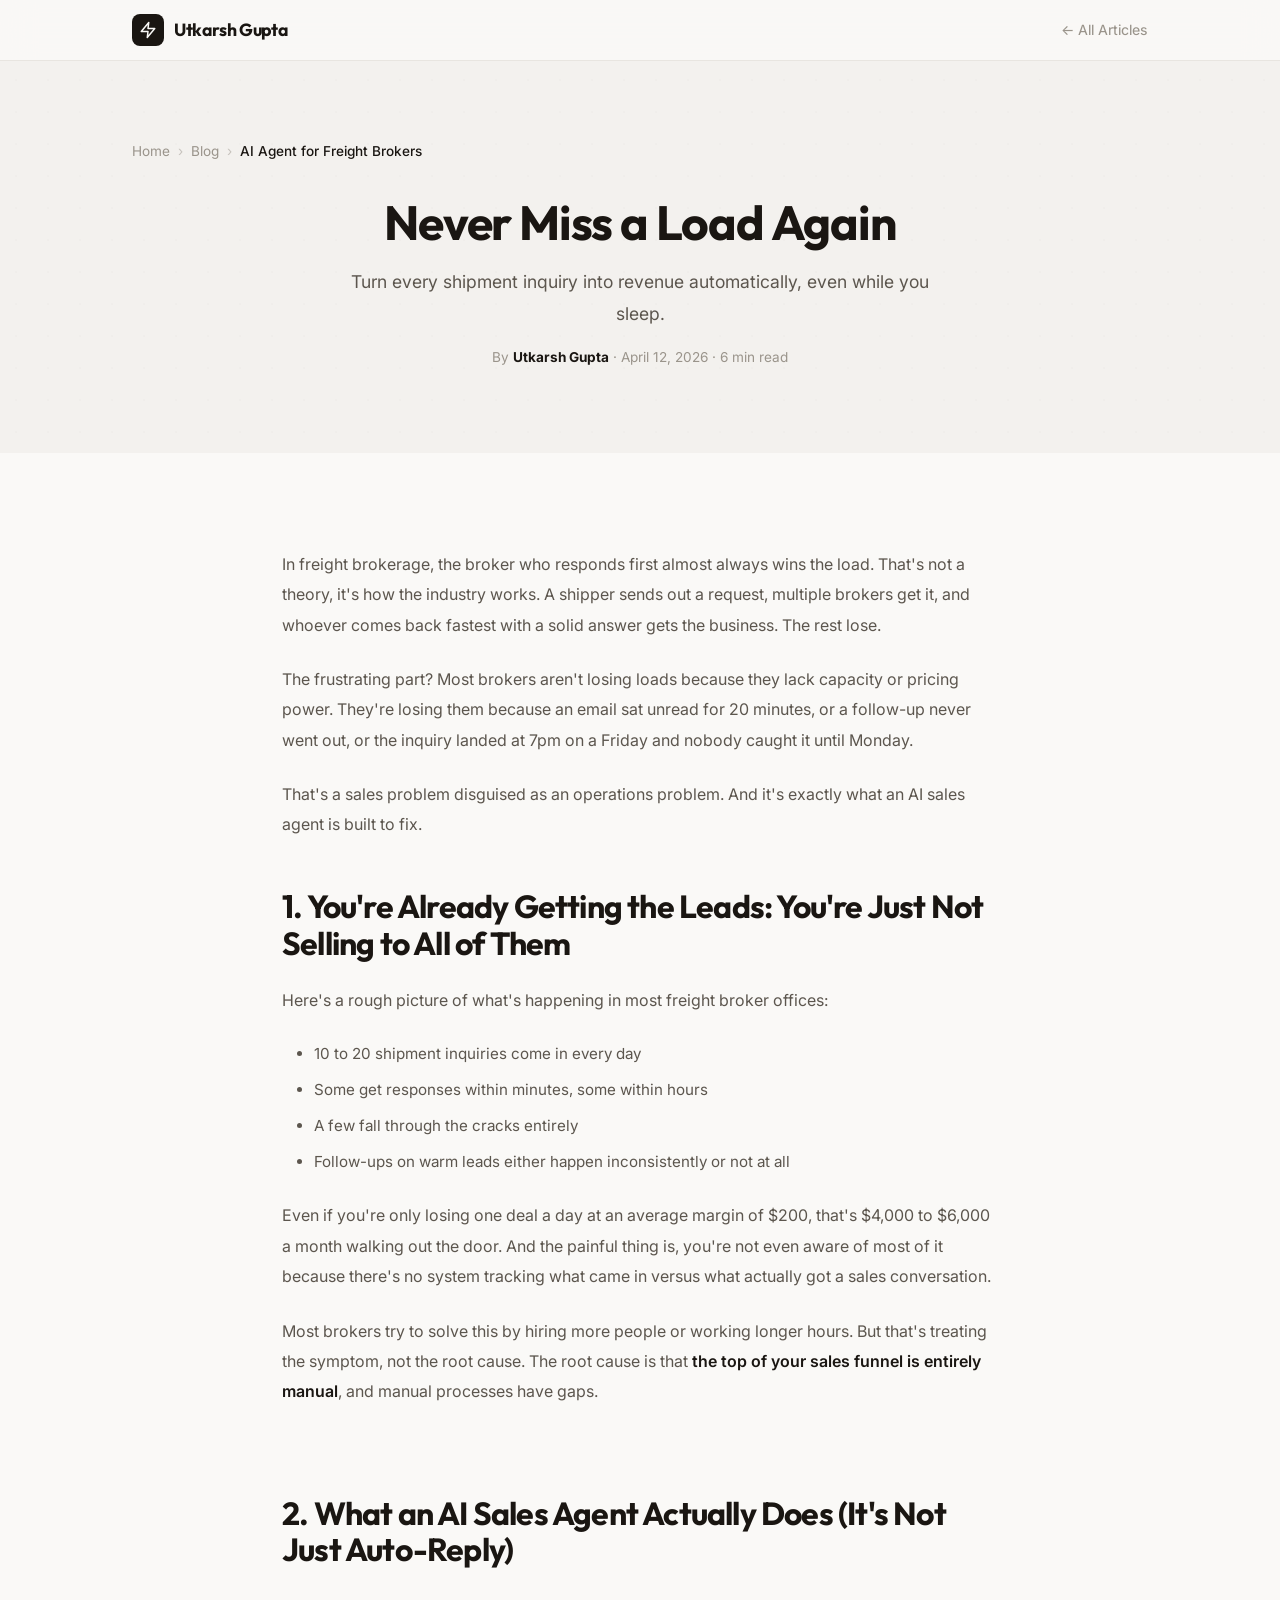
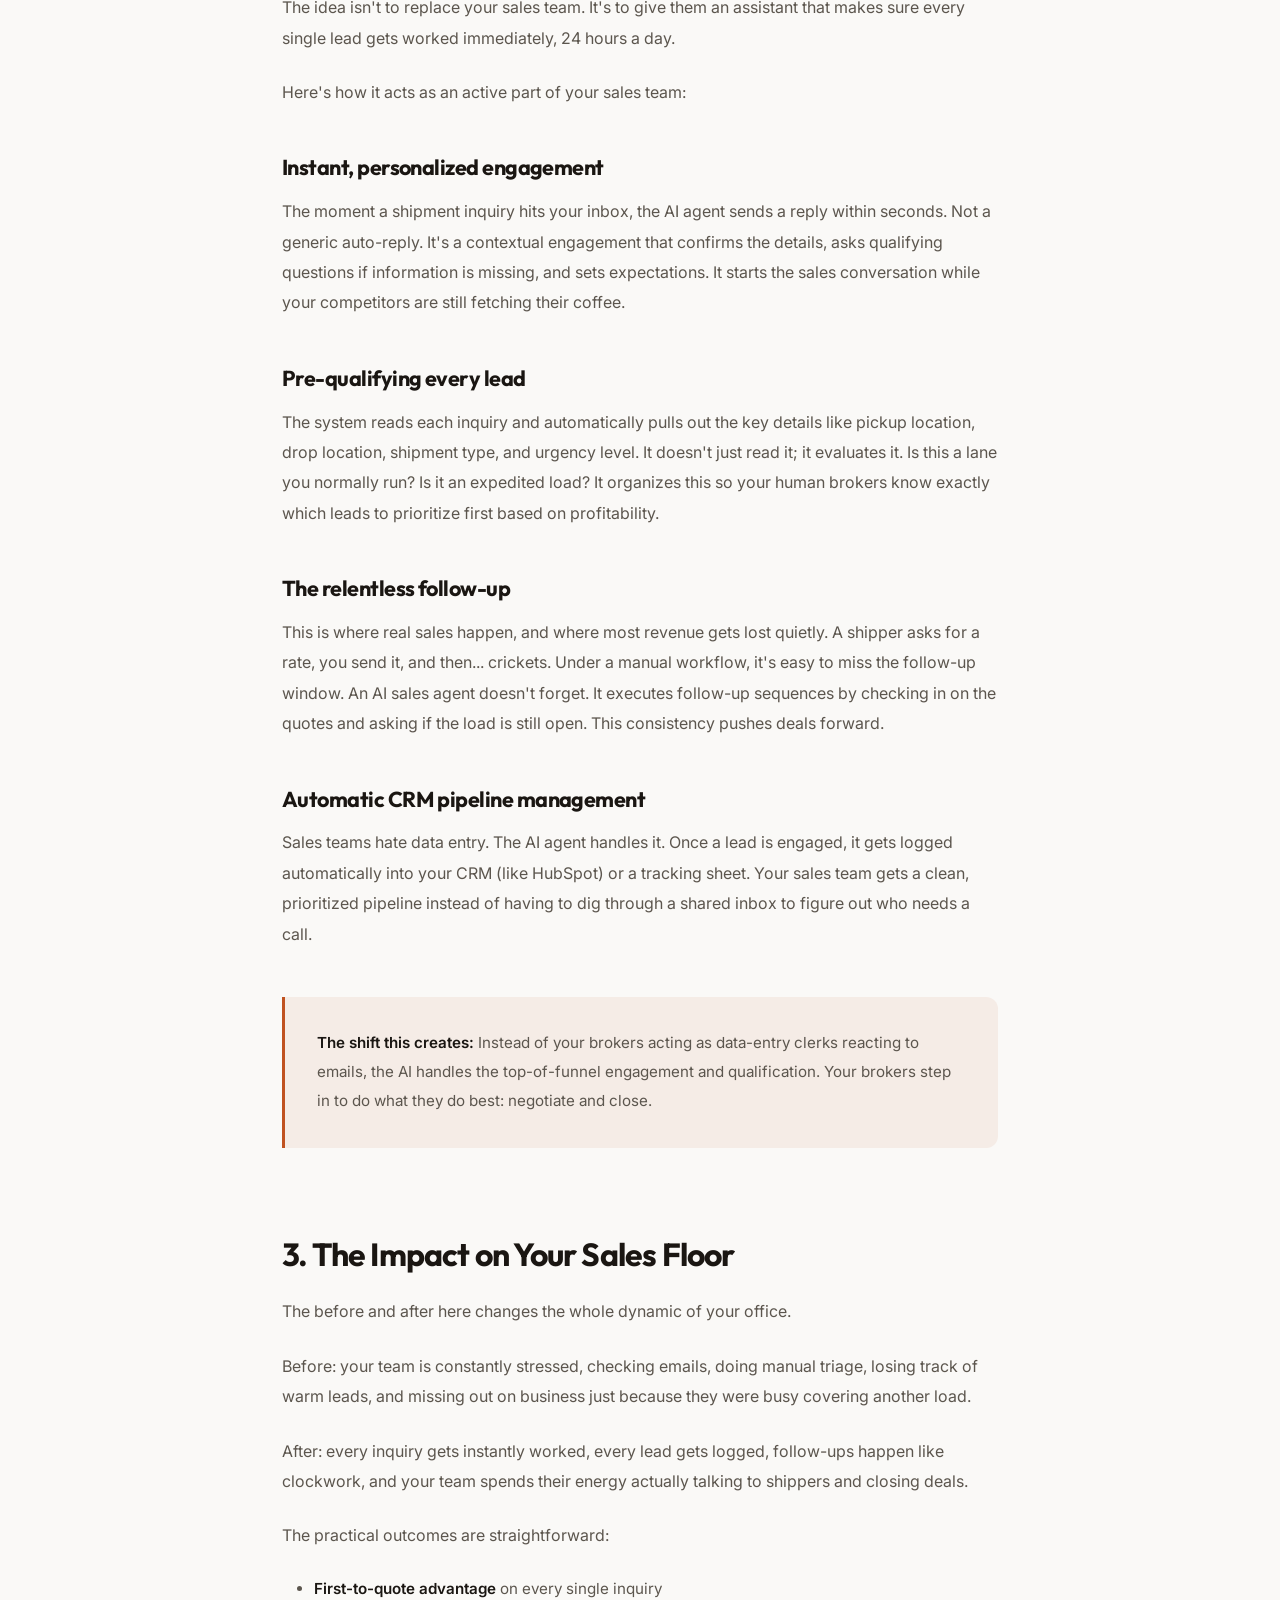
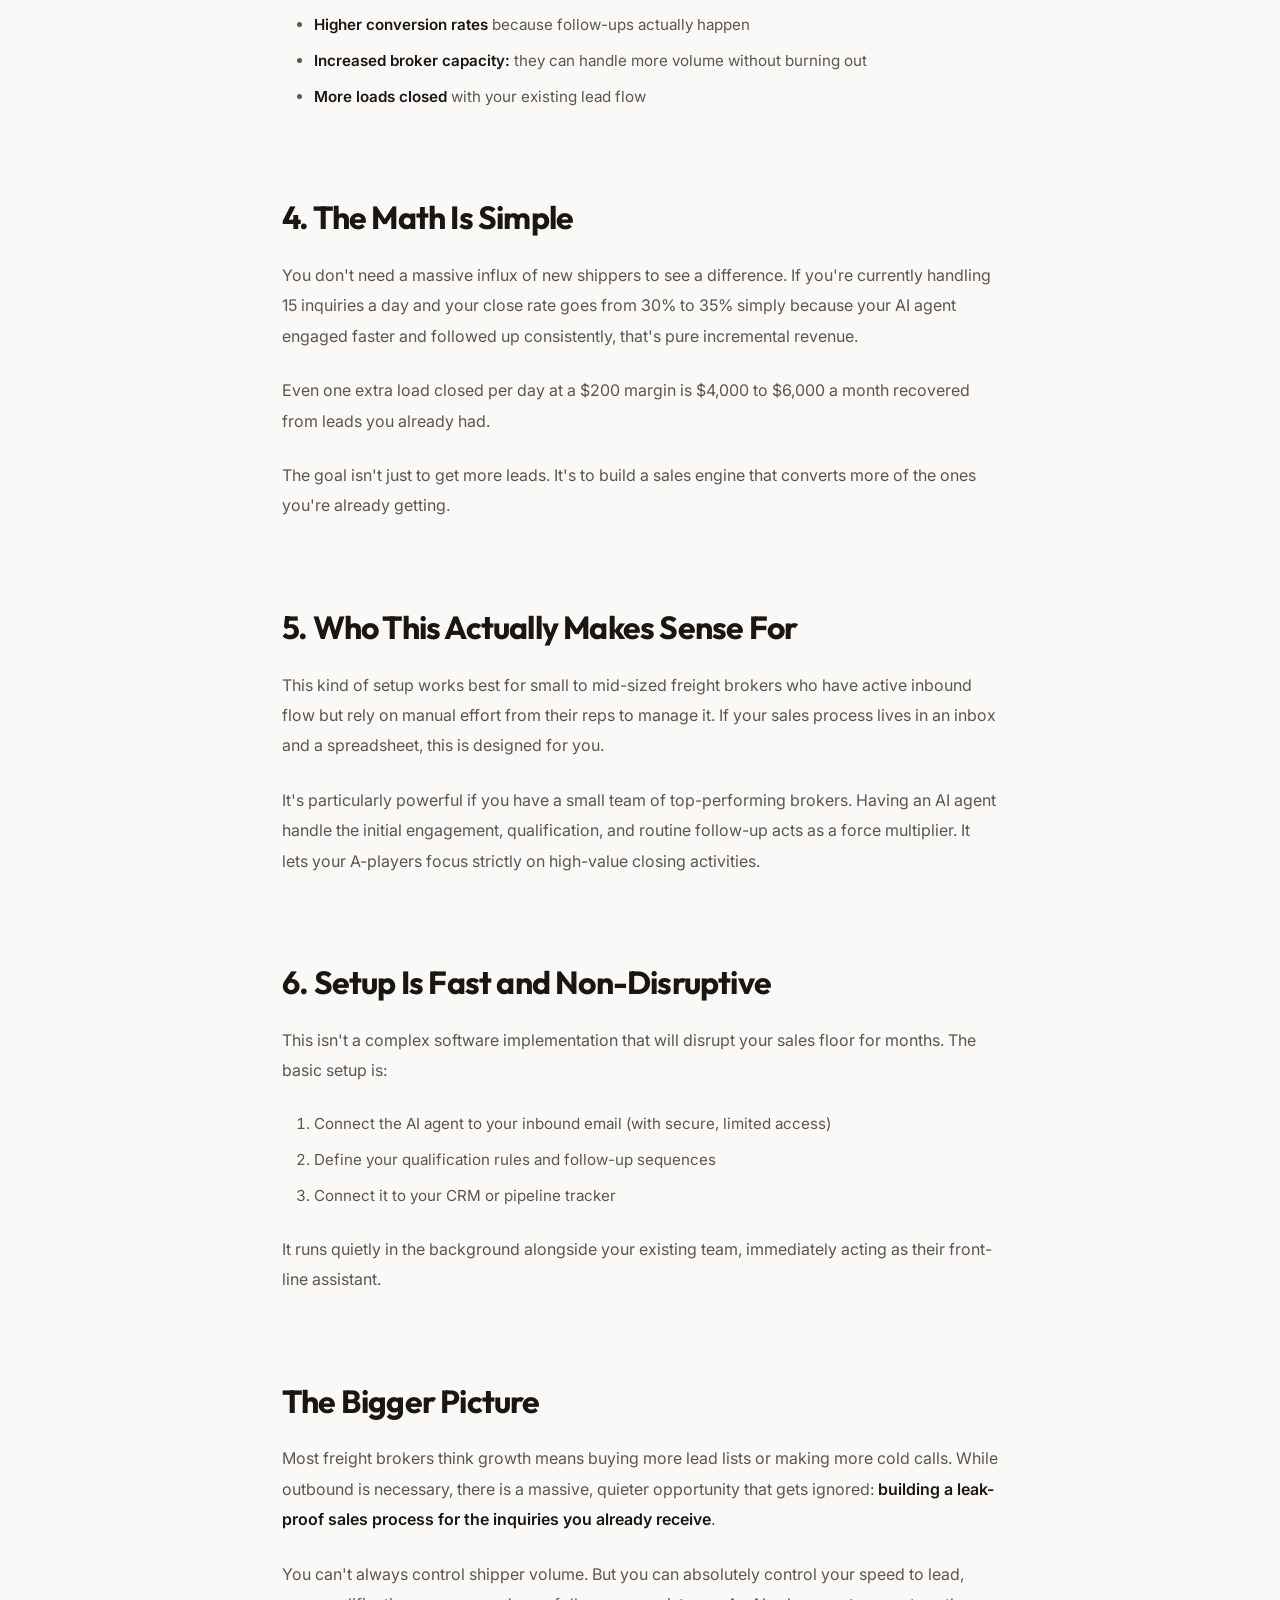
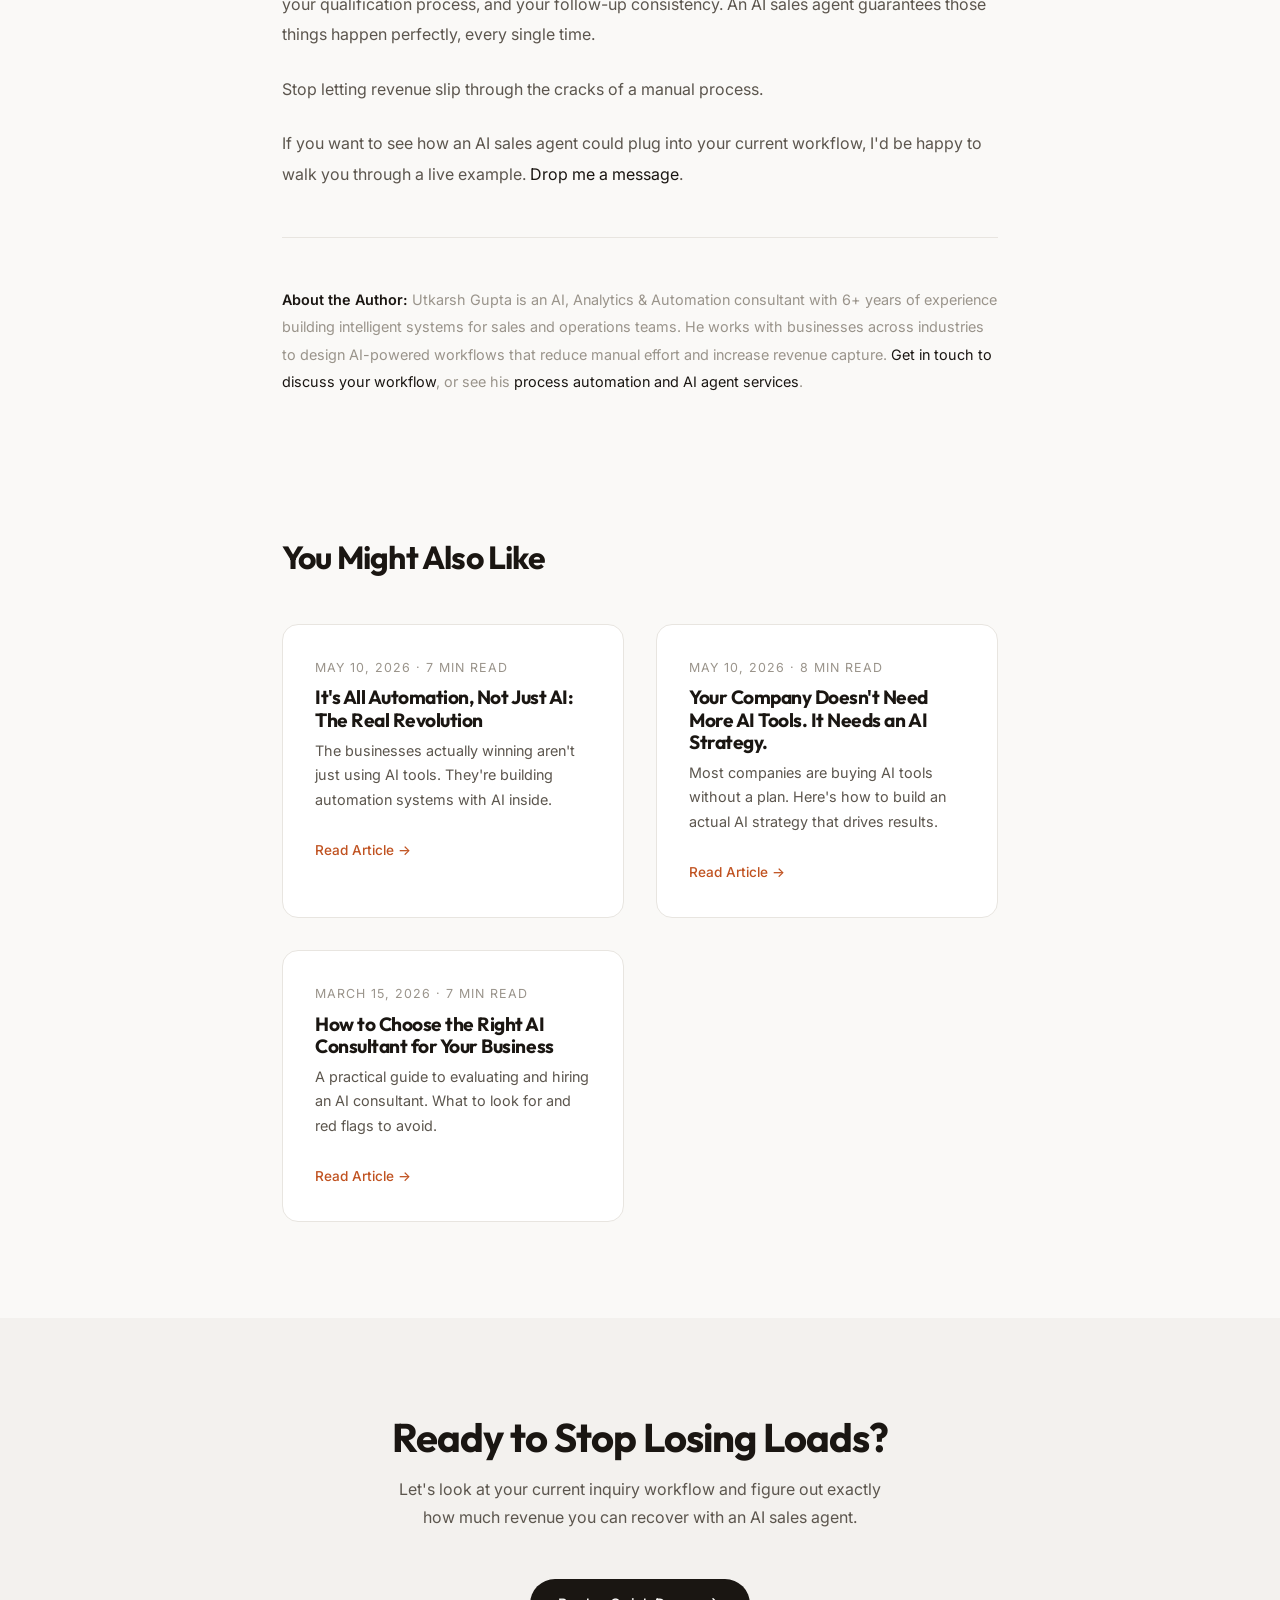
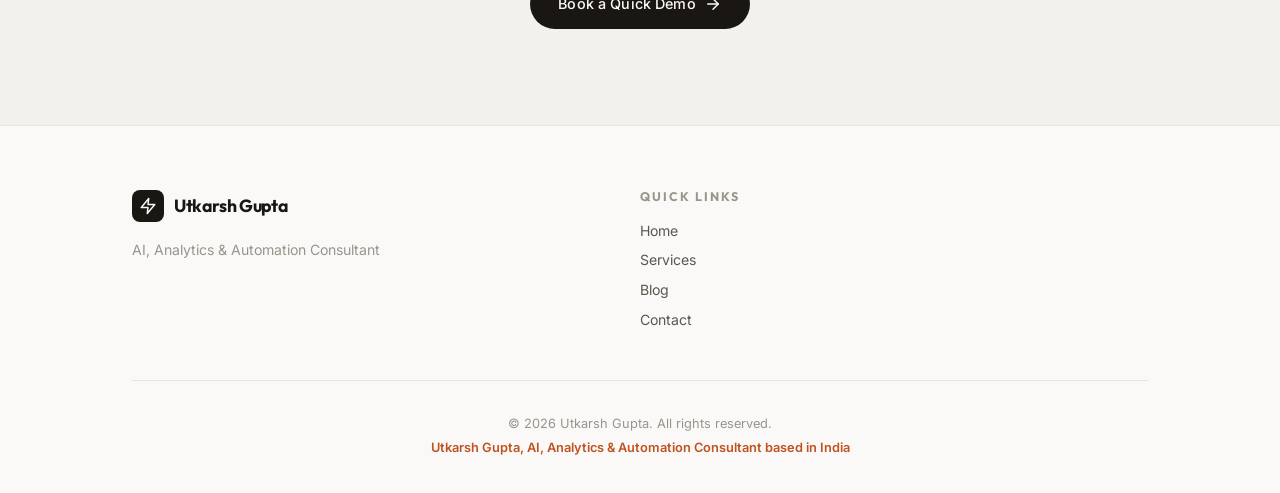
<file: blog/ai-agent-freight-brokers.html>
<!DOCTYPE html>
<html lang="en" dir="ltr">

<head>
    <meta charset="UTF-8">
    <meta name="viewport" content="width=device-width, initial-scale=1.0">

    <!-- SEO Meta Tags -->
    <title>Never Miss a Load Again: AI Sales Agent for Freight Brokers | Utkarsh Gupta</title>
    <meta name="description"
        content="Freight brokers lose thousands every month to missed or delayed responses. Here's how a 24/7 AI sales agent captures every shipment inquiry and turns it into revenue automatically.">
    <meta name="keywords"
        content="AI for freight brokers, freight broker automation, AI sales agent, shipment inquiry automation, freight CRM automation, logistics AI, freight lead management">
    <meta name="author" content="Utkarsh Gupta">
    <meta name="robots" content="index, follow, max-image-preview:large, max-snippet:-1">
    <link rel="canonical" href="https://utkarshgupta.com/blog/ai-agent-freight-brokers.html">

    <!-- Open Graph -->
    <meta property="og:type" content="article">
    <meta property="og:url" content="https://utkarshgupta.com/blog/ai-agent-freight-brokers.html">
    <meta property="og:title" content="Never Miss a Load Again: AI Sales Agent for Freight Brokers">
    <meta property="og:description" content="How a 24/7 AI sales agent captures every shipment inquiry and converts it into revenue automatically, without any extra effort from your team.">
    <meta property="og:image" content="https://utkarshgupta.com/images/og-image.png">
    <meta property="article:published_time" content="2026-04-12">
    <meta property="article:modified_time" content="2026-09-29">
    <meta property="article:author" content="Utkarsh Gupta">
    <meta property="article:section" content="AI Agents">
    <meta property="article:tag" content="AI Sales Agent">
    <meta property="article:tag" content="Freight Broker Automation">
    <meta property="article:tag" content="Logistics AI">

    <!-- Twitter -->
    <meta name="twitter:card" content="summary_large_image">
    <meta name="twitter:title" content="Never Miss a Load Again: AI Sales Agent for Freight Brokers">
    <meta name="twitter:description" content="How a 24/7 AI sales agent captures every shipment inquiry and converts it into revenue automatically.">

    <!-- Favicon -->
    <link rel="icon" type="image/svg+xml"
        href="data:image/svg+xml,<svg xmlns='http://www.w3.org/2000/svg' viewBox='0 0 100 100'><text y='.9em' font-size='90'>⚡</text></svg>">

    <!-- Fonts -->
    <link rel="preconnect" href="https://fonts.googleapis.com">
    <link rel="preconnect" href="https://fonts.gstatic.com" crossorigin>
    <link href="https://fonts.googleapis.com/css2?family=Inter:wght@300;400;500;600;700&family=Outfit:wght@500;600;700;800&display=swap" rel="stylesheet">

    <!-- Structured Data -->
    <script type="application/ld+json">
    {
      "@context": "https://schema.org",
      "@type": "Article",
      "headline": "Never Miss a Load Again: AI Sales Agent for Freight Brokers",
      "description": "Freight brokers lose thousands every month to missed or delayed responses. Here's how a 24/7 AI sales agent captures every shipment inquiry and turns it into revenue automatically.",
      "author": {
        "@type": "Person",
        "name": "Utkarsh Gupta",
        "url": "https://utkarshgupta.com/"
      },
      "publisher": {
        "@type": "Person",
        "name": "Utkarsh Gupta"
      },
      "datePublished": "2026-04-12",
      "dateModified": "2026-09-29",
      "url": "https://utkarshgupta.com/blog/ai-agent-freight-brokers.html",
      "mainEntityOfPage": "https://utkarshgupta.com/blog/ai-agent-freight-brokers.html",
      "image": "https://utkarshgupta.com/images/og-image.png",
      "keywords": ["freight broker AI", "AI sales agent", "shipment inquiry automation", "freight CRM", "logistics automation"]
    }
    </script>

    <script type="application/ld+json">
    {
      "@context": "https://schema.org",
      "@type": "BreadcrumbList",
      "itemListElement": [
        {"@type": "ListItem", "position": 1, "name": "Home", "item": "https://utkarshgupta.com/"},
        {"@type": "ListItem", "position": 2, "name": "Blog", "item": "https://utkarshgupta.com/blog/"},
        {"@type": "ListItem", "position": 3, "name": "AI Agent for Freight Brokers", "item": "https://utkarshgupta.com/blog/ai-agent-freight-brokers.html"}
      ]
    }
    </script>

    <!-- Stylesheets -->
    <link rel="stylesheet" href="../styles.css">
    <link rel="stylesheet" href="../page-styles.css">

    <!-- Google Analytics -->
    <script async src="https://www.googletagmanager.com/gtag/js?id=G-N578PJ8HFR"></script>
    <script>
        window.dataLayer = window.dataLayer || [];
        function gtag() { dataLayer.push(arguments); }
        gtag('js', new Date());
        gtag('config', 'G-N578PJ8HFR');
    </script>
</head>

<body>
    <!-- Navigation -->
    <nav class="inner-nav">
        <div class="container nav-container">
            <a href="../" class="logo">
                <span class="logo-icon">
                    <svg viewBox="0 0 24 24" fill="none" stroke="currentColor" stroke-width="2" stroke-linecap="round"
                        stroke-linejoin="round">
                        <polygon points="13 2 3 14 12 14 11 22 21 10 12 10 13 2"></polygon>
                    </svg>
                </span>
                <span class="logo-text">Utkarsh Gupta</span>
            </a>
            <a href="./" class="back-link">← All Articles</a>
        </div>
    </nav>

    <!-- Page Header -->
    <header class="page-header">
        <div class="container">
            <div class="breadcrumbs">
                <a href="../">Home</a>
                <span class="separator">›</span>
                <a href="./">Blog</a>
                <span class="separator">›</span>
                <span class="current">AI Agent for Freight Brokers</span>
            </div>
            <h1>Never Miss a <span class="highlight">Load</span> Again</h1>
            <p class="page-subtitle">Turn every shipment inquiry into revenue automatically, even while you sleep.</p>
            <p style="font-size: 0.85rem; color: var(--text-muted); margin-top: 1rem;">By <strong style="color: var(--text-primary);">Utkarsh Gupta</strong> · <time datetime="2026-04-12">April 12, 2026</time> · 6 min read</p>
        </div>
    </header>

    <!-- Article -->
    <article class="article-content">
        <div class="container">

            <p>In freight brokerage, the broker who responds first almost always wins the load. That's not a theory, it's how the industry works. A shipper sends out a request, multiple brokers get it, and whoever comes back fastest with a solid answer gets the business. The rest lose.</p>
            <p>The frustrating part? Most brokers aren't losing loads because they lack capacity or pricing power. They're losing them because an email sat unread for 20 minutes, or a follow-up never went out, or the inquiry landed at 7pm on a Friday and nobody caught it until Monday.</p>
            <p>That's a sales problem disguised as an operations problem. And it's exactly what an AI sales agent is built to fix.</p>

            <h2>1. You're Already Getting the Leads: You're Just Not Selling to All of Them</h2>
            <p>Here's a rough picture of what's happening in most freight broker offices:</p>
            <ul>
                <li>10 to 20 shipment inquiries come in every day</li>
                <li>Some get responses within minutes, some within hours</li>
                <li>A few fall through the cracks entirely</li>
                <li>Follow-ups on warm leads either happen inconsistently or not at all</li>
            </ul>
            <p>Even if you're only losing one deal a day at an average margin of $200, that's $4,000 to $6,000 a month walking out the door. And the painful thing is, you're not even aware of most of it because there's no system tracking what came in versus what actually got a sales conversation.</p>
            <p>Most brokers try to solve this by hiring more people or working longer hours. But that's treating the symptom, not the root cause. The root cause is that <strong>the top of your sales funnel is entirely manual</strong>, and manual processes have gaps.</p>

            <h2>2. What an AI Sales Agent Actually Does (It's Not Just Auto-Reply)</h2>
            <p>The idea isn't to replace your sales team. It's to give them an assistant that makes sure every single lead gets worked immediately, 24 hours a day.</p>
            <p>Here's how it acts as an active part of your sales team:</p>

            <h3>Instant, personalized engagement</h3>
            <p>The moment a shipment inquiry hits your inbox, the AI agent sends a reply within seconds. Not a generic auto-reply. It's a contextual engagement that confirms the details, asks qualifying questions if information is missing, and sets expectations. It starts the sales conversation while your competitors are still fetching their coffee.</p>

            <h3>Pre-qualifying every lead</h3>
            <p>The system reads each inquiry and automatically pulls out the key details like pickup location, drop location, shipment type, and urgency level. It doesn't just read it; it evaluates it. Is this a lane you normally run? Is it an expedited load? It organizes this so your human brokers know exactly which leads to prioritize first based on profitability.</p>

            <h3>The relentless follow-up</h3>
            <p>This is where real sales happen, and where most revenue gets lost quietly. A shipper asks for a rate, you send it, and then... crickets. Under a manual workflow, it's easy to miss the follow-up window. An AI sales agent doesn't forget. It executes follow-up sequences by checking in on the quotes and asking if the load is still open. This consistency pushes deals forward.</p>

            <h3>Automatic CRM pipeline management</h3>
            <p>Sales teams hate data entry. The AI agent handles it. Once a lead is engaged, it gets logged automatically into your CRM (like HubSpot) or a tracking sheet. Your sales team gets a clean, prioritized pipeline instead of having to dig through a shared inbox to figure out who needs a call.</p>

            <div class="highlight-box">
                <p><strong>The shift this creates:</strong> Instead of your brokers acting as data-entry clerks reacting to emails, the AI handles the top-of-funnel engagement and qualification. Your brokers step in to do what they do best: negotiate and close.</p>
            </div>

            <h2>3. The Impact on Your Sales Floor</h2>
            <p>The before and after here changes the whole dynamic of your office.</p>
            <p>Before: your team is constantly stressed, checking emails, doing manual triage, losing track of warm leads, and missing out on business just because they were busy covering another load.</p>
            <p>After: every inquiry gets instantly worked, every lead gets logged, follow-ups happen like clockwork, and your team spends their energy actually talking to shippers and closing deals.</p>
            <p>The practical outcomes are straightforward:</p>
            <ul>
                <li><strong>First-to-quote advantage</strong> on every single inquiry</li>
                <li><strong>Higher conversion rates</strong> because follow-ups actually happen</li>
                <li><strong>Increased broker capacity:</strong> they can handle more volume without burning out</li>
                <li><strong>More loads closed</strong> with your existing lead flow</li>
            </ul>

            <h2>4. The Math Is Simple</h2>
            <p>You don't need a massive influx of new shippers to see a difference. If you're currently handling 15 inquiries a day and your close rate goes from 30% to 35% simply because your AI agent engaged faster and followed up consistently, that's pure incremental revenue.</p>
            <p>Even one extra load closed per day at a $200 margin is $4,000 to $6,000 a month recovered from leads you already had.</p>
            <p>The goal isn't just to get more leads. It's to build a sales engine that converts more of the ones you're already getting.</p>

            <h2>5. Who This Actually Makes Sense For</h2>
            <p>This kind of setup works best for small to mid-sized freight brokers who have active inbound flow but rely on manual effort from their reps to manage it. If your sales process lives in an inbox and a spreadsheet, this is designed for you.</p>
            <p>It's particularly powerful if you have a small team of top-performing brokers. Having an AI agent handle the initial engagement, qualification, and routine follow-up acts as a force multiplier. It lets your A-players focus strictly on high-value closing activities.</p>

            <h2>6. Setup Is Fast and Non-Disruptive</h2>
            <p>This isn't a complex software implementation that will disrupt your sales floor for months. The basic setup is:</p>
            <ol>
                <li>Connect the AI agent to your inbound email (with secure, limited access)</li>
                <li>Define your qualification rules and follow-up sequences</li>
                <li>Connect it to your CRM or pipeline tracker</li>
            </ol>
            <p>It runs quietly in the background alongside your existing team, immediately acting as their front-line assistant.</p>

            <h2>The Bigger Picture</h2>
            <p>Most freight brokers think growth means buying more lead lists or making more cold calls. While outbound is necessary, there is a massive, quieter opportunity that gets ignored: <strong>building a leak-proof sales process for the inquiries you already receive</strong>.</p>
            <p>You can't always control shipper volume. But you can absolutely control your speed to lead, your qualification process, and your follow-up consistency. An AI sales agent guarantees those things happen perfectly, every single time.</p>
            <p>Stop letting revenue slip through the cracks of a manual process.</p>
            <p>If you want to see how an AI sales agent could plug into your current workflow, I'd be happy to walk you through a live example. <a href="../#contact">Drop me a message</a>.</p>

            <hr style="margin: 3rem 0; border: none; border-top: 1px solid var(--border-color);">
            <p style="font-size: 0.9rem; color: var(--text-muted);"><strong style="color: var(--text-primary);">About the Author:</strong> Utkarsh Gupta is an AI, Analytics &amp; Automation consultant with 6+ years of experience building intelligent systems for sales and operations teams. He works with businesses across industries to design AI-powered workflows that reduce manual effort and increase revenue capture. <a href="../#contact">Get in touch to discuss your workflow</a>, or see his <a href="../services/automation-solutions.html">process automation and AI agent services</a>.</p>
        </div>
    </article>

    <!-- Related Articles -->
    <section class="article-content" style="padding-top: 0;">
        <div class="container">
            <h2 style="margin-bottom: 1.5rem;">You Might Also Like</h2>
            <div class="blog-grid" style="max-width: 100%;">
                <a href="ai-powered-automation-not-just-ai.html" class="blog-card">
                    <div class="blog-card-content">
                        <div class="blog-card-meta">May 10, 2026 · 7 min read</div>
                        <h3>It's All Automation, Not Just AI: The Real Revolution</h3>
                        <p>The businesses actually winning aren't just using AI tools. They're building automation systems with AI inside.</p>
                        <span class="blog-card-link">Read Article →</span>
                    </div>
                </a>
                <a href="ai-strategy-for-business.html" class="blog-card">
                    <div class="blog-card-content">
                        <div class="blog-card-meta">May 10, 2026 · 8 min read</div>
                        <h3>Your Company Doesn't Need More AI Tools. It Needs an AI Strategy.</h3>
                        <p>Most companies are buying AI tools without a plan. Here's how to build an actual AI strategy that drives results.</p>
                        <span class="blog-card-link">Read Article →</span>
                    </div>
                </a>
                <a href="choosing-ai-consultant.html" class="blog-card">
                    <div class="blog-card-content">
                        <div class="blog-card-meta">March 15, 2026 · 7 min read</div>
                        <h3>How to Choose the Right AI Consultant for Your Business</h3>
                        <p>A practical guide to evaluating and hiring an AI consultant. What to look for and red flags to avoid.</p>
                        <span class="blog-card-link">Read Article →</span>
                    </div>
                </a>
            </div>
        </div>
    </section>

    <!-- CTA Section -->
    <section class="cta-section">
        <div class="container">
            <h2>Ready to Stop Losing Loads?</h2>
            <p>Let's look at your current inquiry workflow and figure out exactly how much revenue you can recover with an AI sales agent.</p>
            <a href="../#contact" class="btn btn-primary">
                <span>Book a Quick Demo</span>
                <svg width="18" height="18" viewBox="0 0 24 24" fill="none" stroke="currentColor" stroke-width="2"
                    stroke-linecap="round" stroke-linejoin="round">
                    <line x1="5" y1="12" x2="19" y2="12"></line>
                    <polyline points="12 5 19 12 12 19"></polyline>
                </svg>
            </a>
        </div>
    </section>

    <!-- Footer -->
    <footer class="footer">
        <div class="container">
            <div class="footer-content">
                <div class="footer-brand">
                    <div class="logo">
                        <span class="logo-icon">
                            <svg viewBox="0 0 24 24" fill="none" stroke="currentColor" stroke-width="2"
                                stroke-linecap="round" stroke-linejoin="round">
                                <polygon points="13 2 3 14 12 14 11 22 21 10 12 10 13 2"></polygon>
                            </svg>
                        </span>
                        <span class="logo-text">Utkarsh Gupta</span>
                    </div>
                    <p class="footer-tagline">AI, Analytics &amp; Automation Consultant</p>
                </div>
                <div class="footer-links">
                    <h4>Quick Links</h4>
                    <a href="../">Home</a>
                    <a href="../#services">Services</a>
                    <a href="./">Blog</a>
                    <a href="../#contact">Contact</a>
                </div>
            </div>
            <div class="footer-bottom">
                <p>&copy; 2026 Utkarsh Gupta. All rights reserved.</p>
                <p class="footer-made">Utkarsh Gupta, AI, Analytics &amp; Automation Consultant based in India</p>
            </div>
        </div>
    </footer>
</body>

</html>
</file>
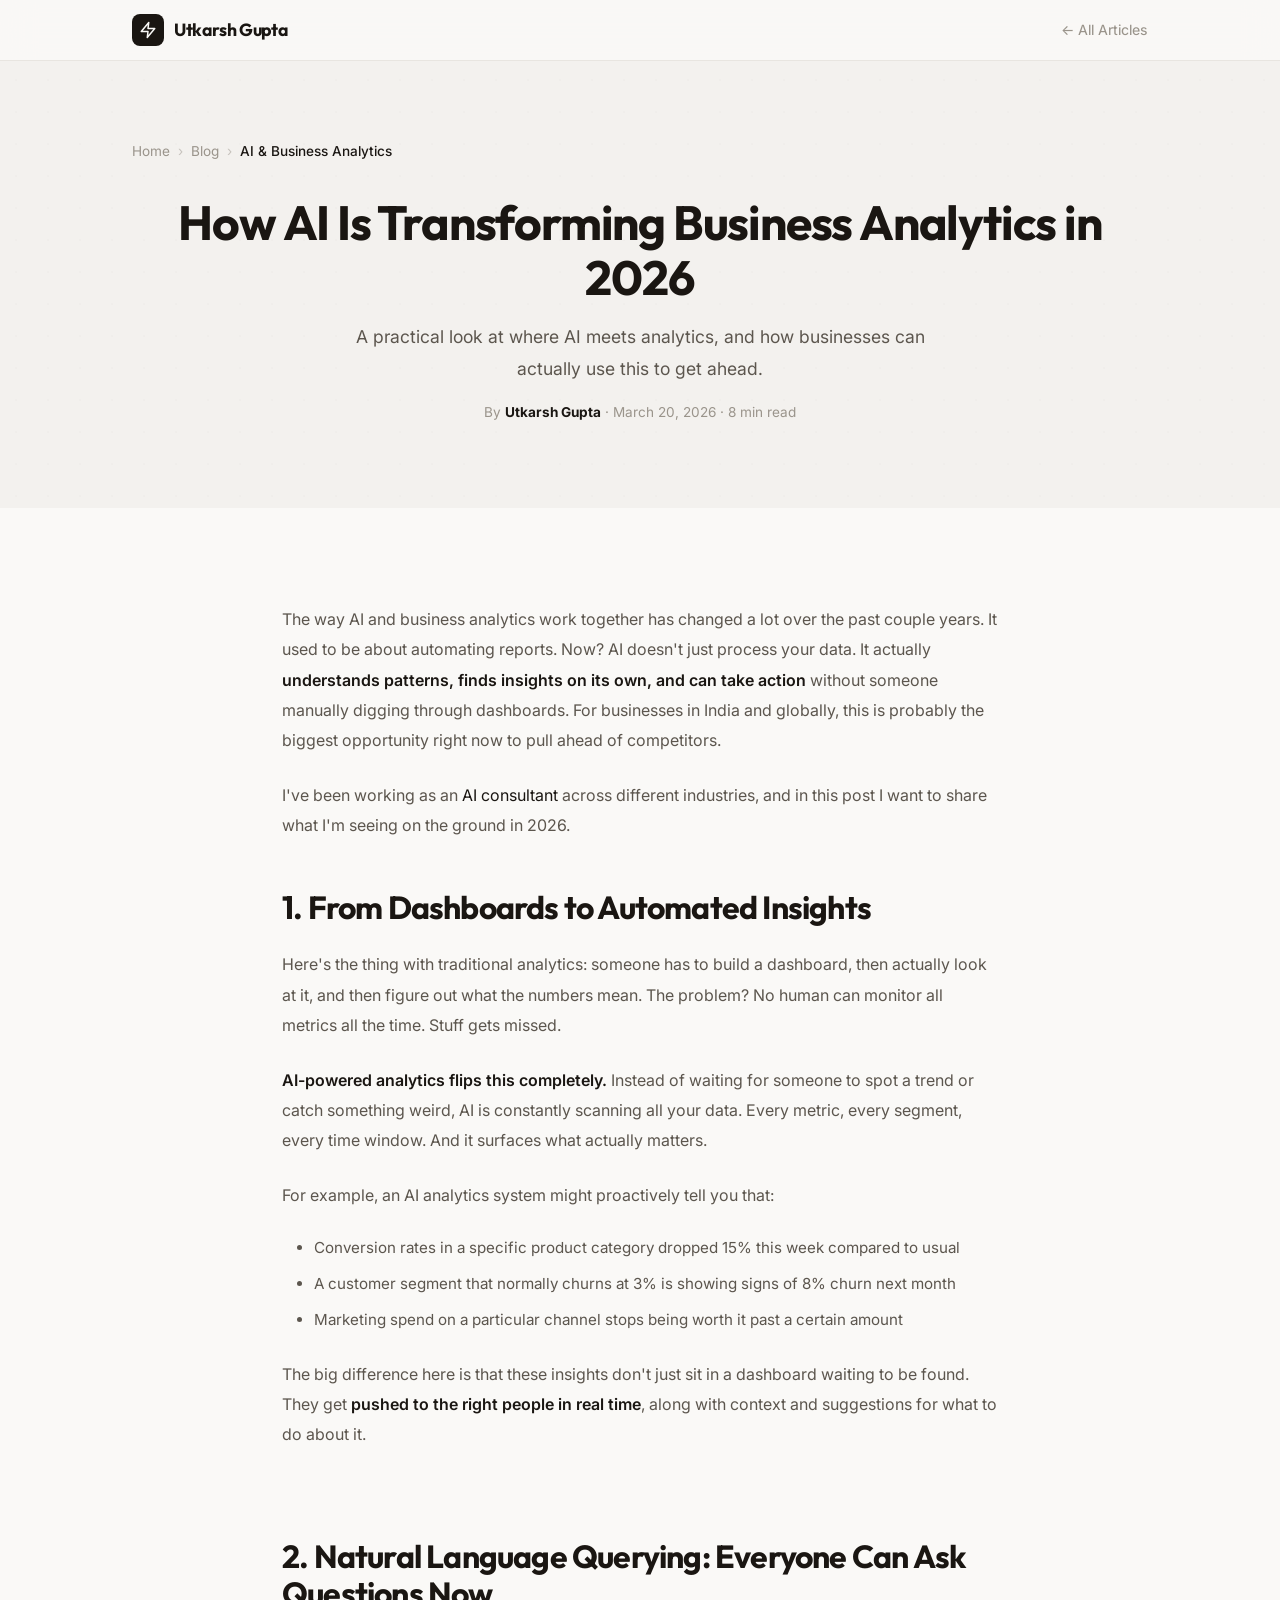
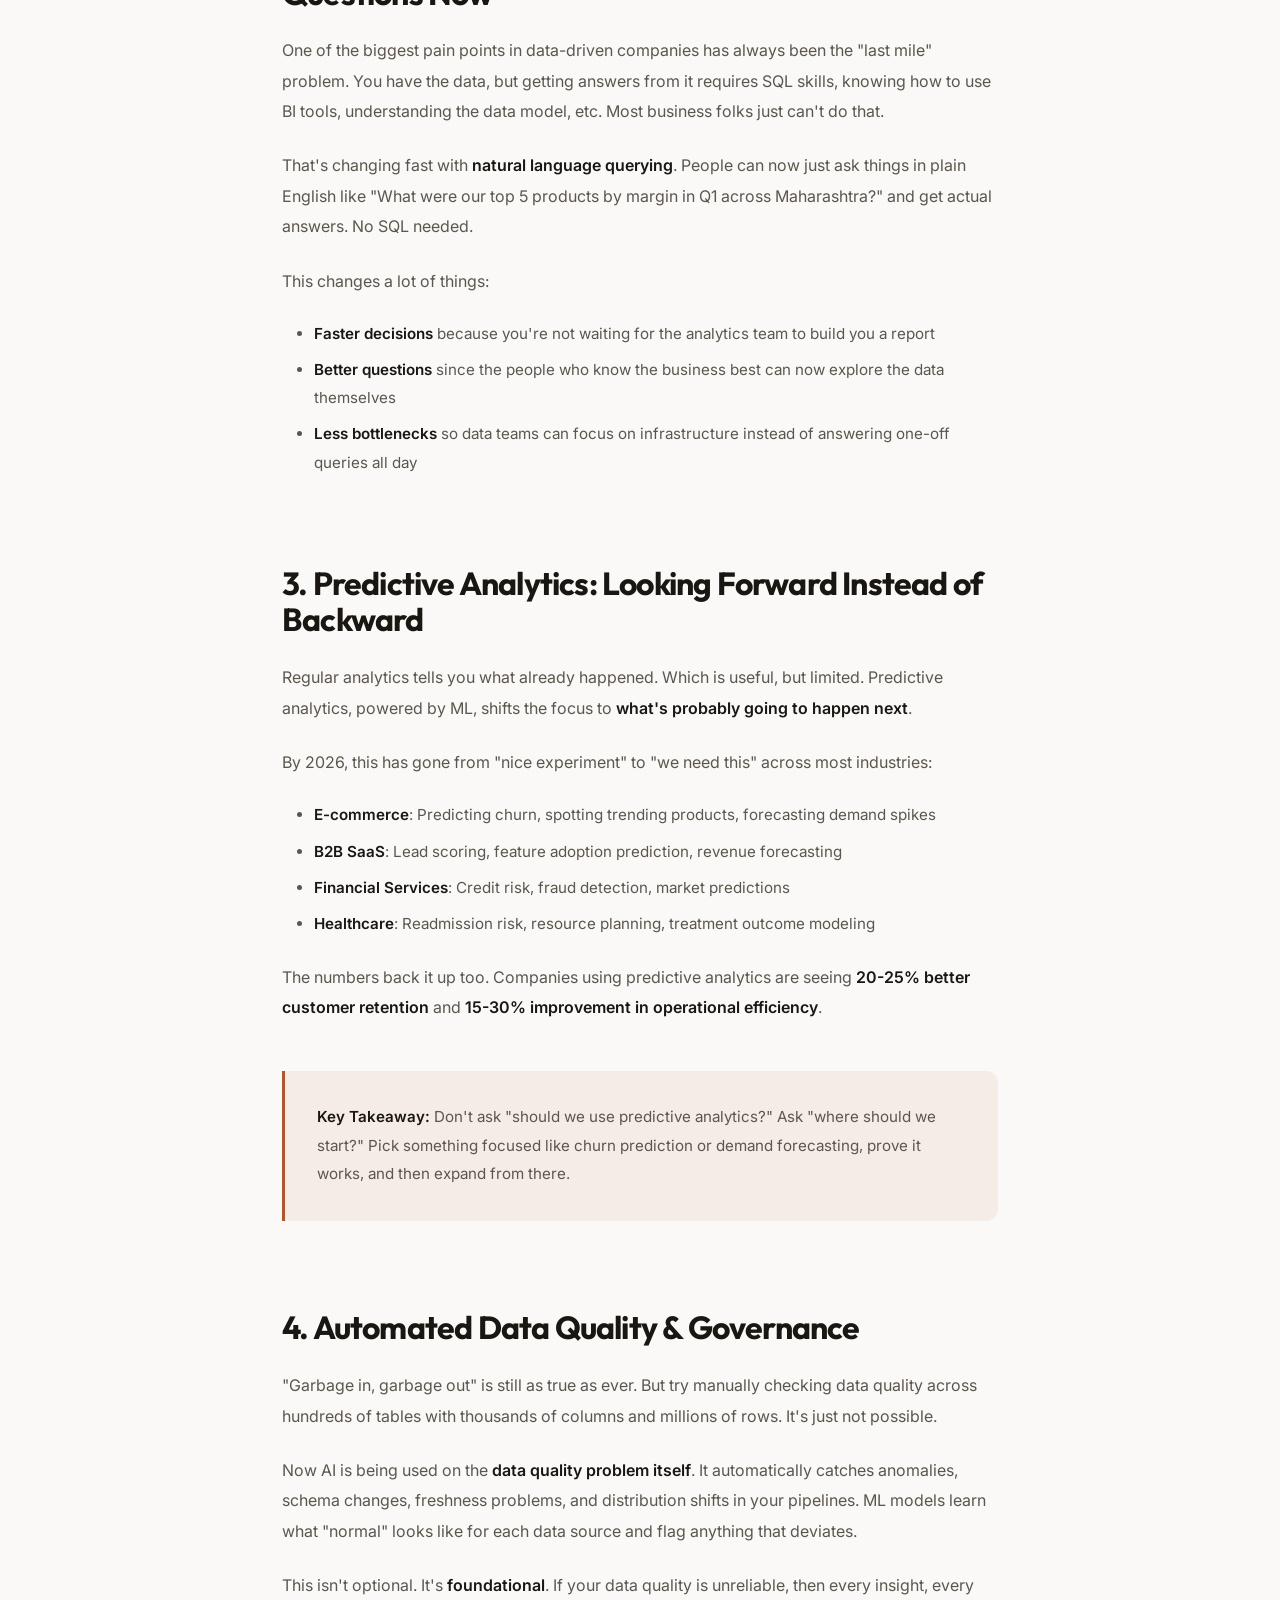
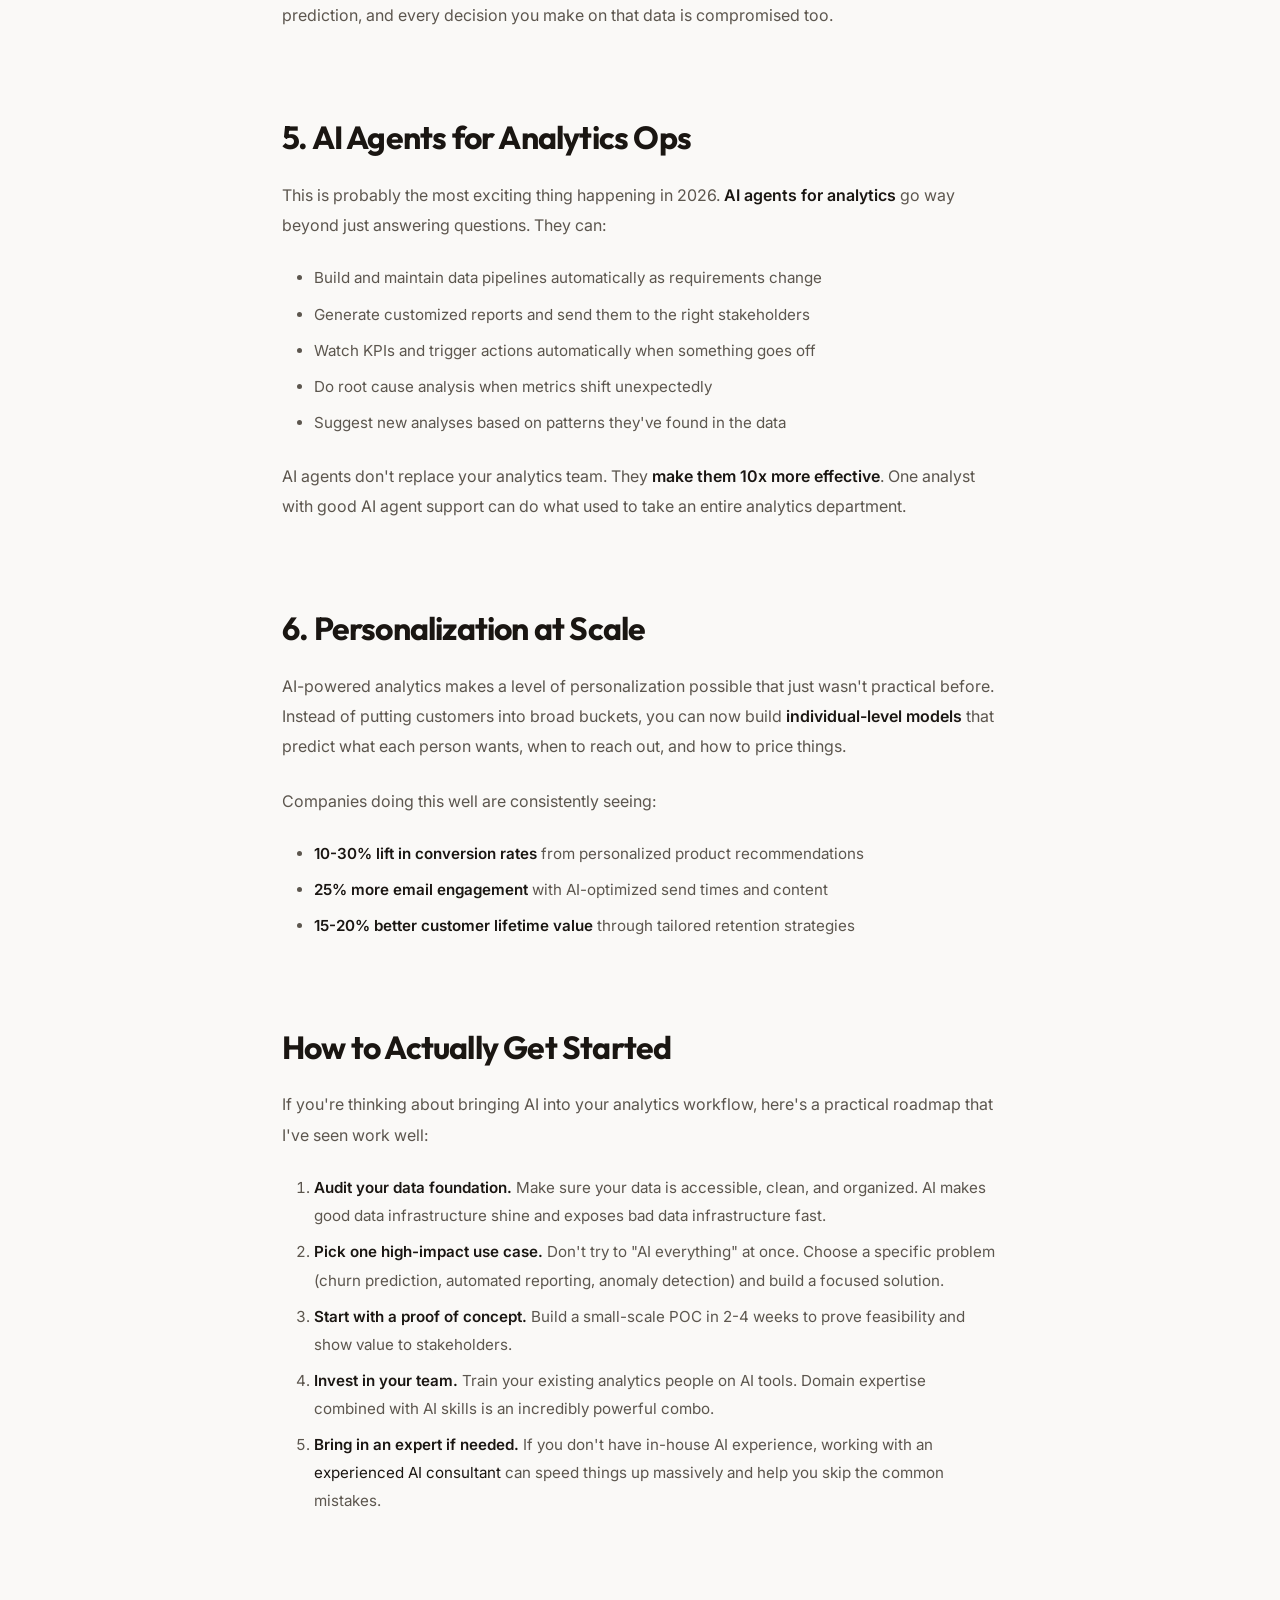
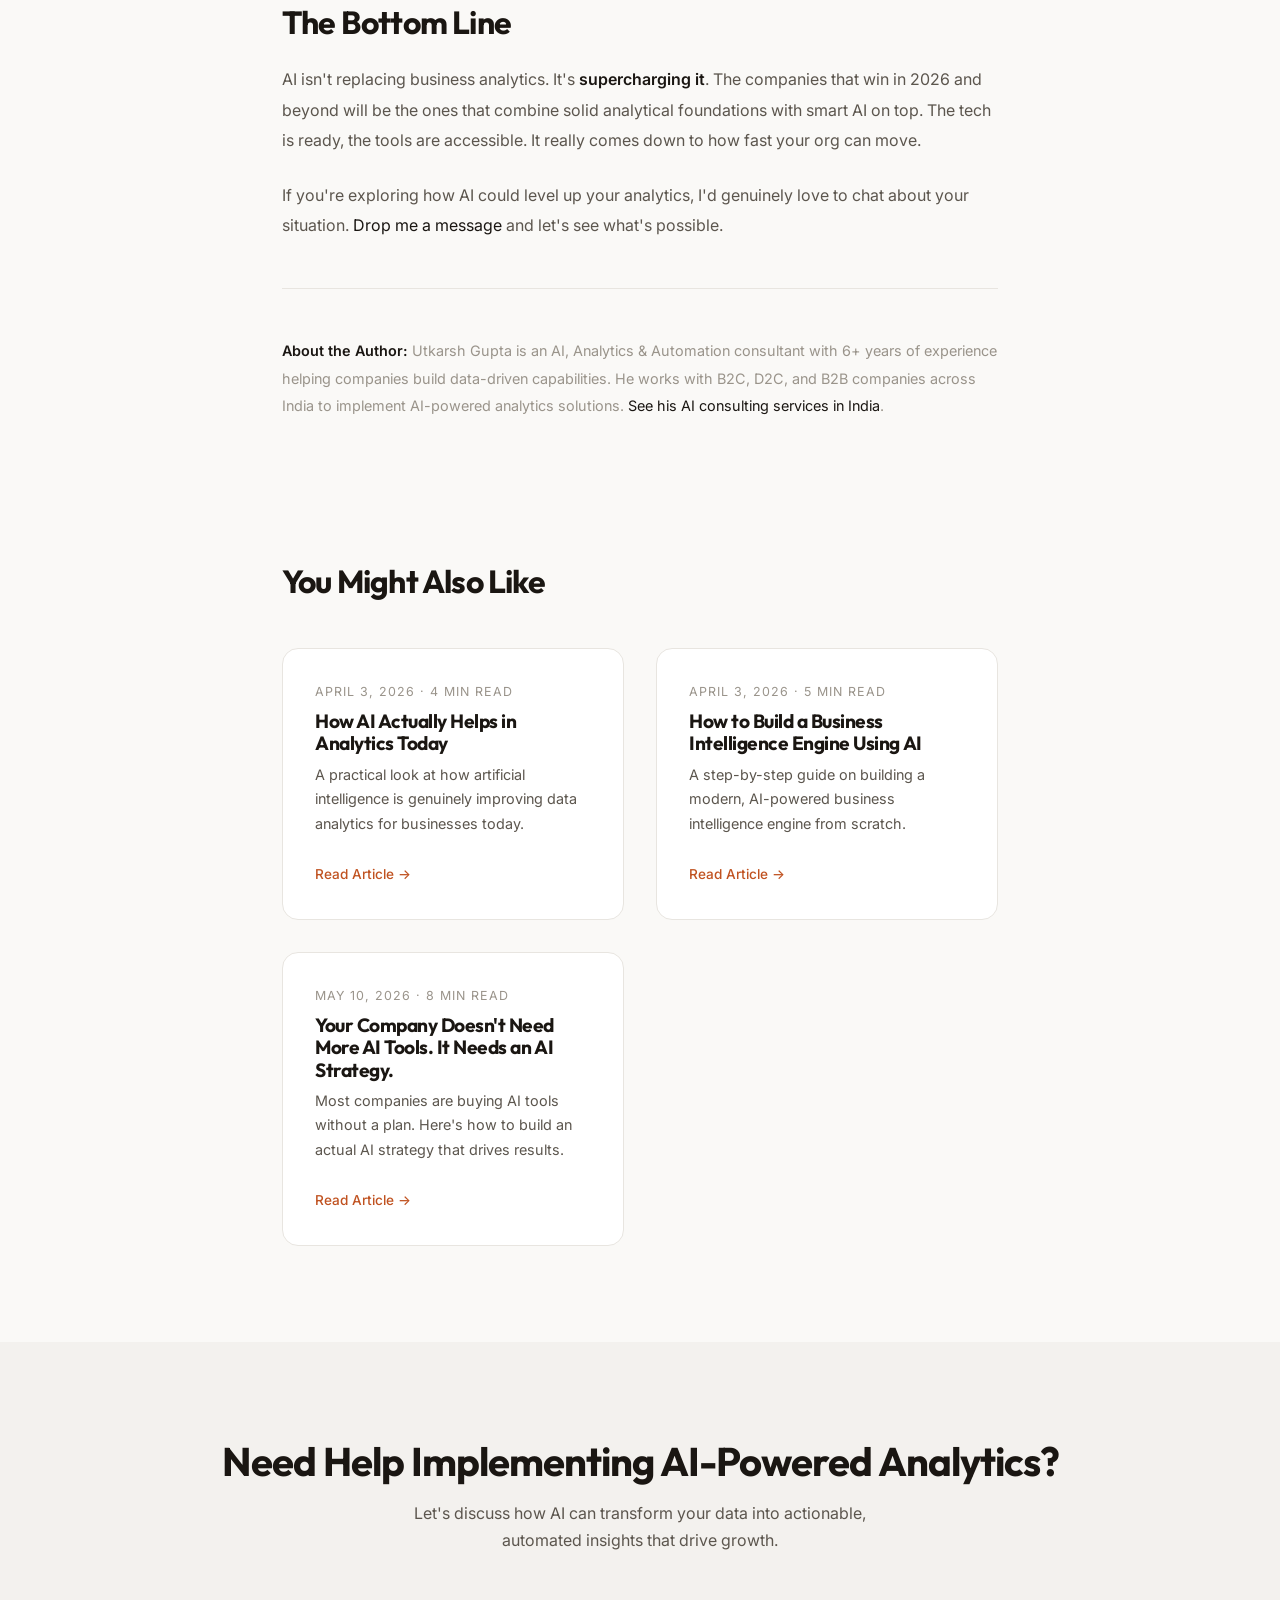
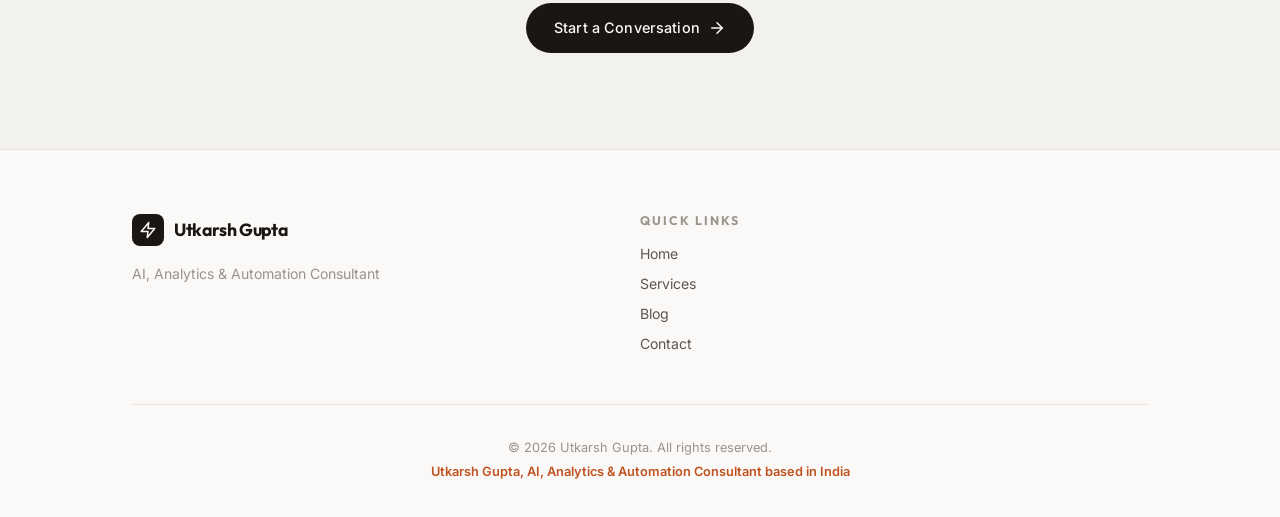
<file: blog/ai-analytics-business-guide.html>
<!DOCTYPE html>
<html lang="en" dir="ltr">

<head>
    <meta charset="UTF-8">
    <meta name="viewport" content="width=device-width, initial-scale=1.0">

    <!-- SEO Meta Tags -->
    <title>How AI Is Transforming Business Analytics in 2026 | Utkarsh Gupta</title>
    <meta name="description"
        content="Discover how AI is revolutionizing business analytics in 2026. From automated insights to predictive decision-making, a comprehensive guide by AI consultant Utkarsh Gupta.">
    <meta name="keywords"
        content="AI in business analytics, AI analytics 2026, how AI transforms analytics, AI for business intelligence, automated insights, predictive analytics AI, data analytics trends 2026">
    <meta name="author" content="Utkarsh Gupta">
    <meta name="robots" content="index, follow, max-image-preview:large, max-snippet:-1">
    <link rel="canonical" href="https://utkarshgupta.com/blog/ai-analytics-business-guide.html">

    <!-- Open Graph -->
    <meta property="og:type" content="article">
    <meta property="og:url" content="https://utkarshgupta.com/blog/ai-analytics-business-guide.html">
    <meta property="og:title" content="How AI Is Transforming Business Analytics in 2026">
    <meta property="og:description" content="A comprehensive guide to how AI is revolutionizing business analytics, from automated insights to predictive decision-making.">
    <meta property="og:image" content="https://utkarshgupta.com/images/og-image.png">
    <meta property="article:published_time" content="2026-03-20">
    <meta property="article:modified_time" content="2026-09-29">
    <meta property="article:author" content="Utkarsh Gupta">
    <meta property="article:section" content="Analytics">
    <meta property="article:tag" content="AI Analytics">
    <meta property="article:tag" content="Predictive Analytics">
    <meta property="article:tag" content="Business Intelligence">

    <!-- Twitter -->
    <meta name="twitter:card" content="summary_large_image">
    <meta name="twitter:title" content="How AI Is Transforming Business Analytics in 2026">
    <meta name="twitter:description" content="A comprehensive guide by AI consultant Utkarsh Gupta on how AI is changing analytics.">

    <!-- Favicon -->
    <link rel="icon" type="image/svg+xml"
        href="data:image/svg+xml,<svg xmlns='http://www.w3.org/2000/svg' viewBox='0 0 100 100'><text y='.9em' font-size='90'>⚡</text></svg>">

    <!-- Fonts -->
    <link rel="preconnect" href="https://fonts.googleapis.com">
    <link rel="preconnect" href="https://fonts.gstatic.com" crossorigin>
    <link href="https://fonts.googleapis.com/css2?family=Inter:wght@300;400;500;600;700&family=Outfit:wght@500;600;700;800&display=swap" rel="stylesheet">

    <!-- Structured Data -->
    <script type="application/ld+json">
    {
      "@context": "https://schema.org",
      "@type": "Article",
      "headline": "How AI Is Transforming Business Analytics in 2026",
      "description": "A comprehensive guide to how artificial intelligence is revolutionizing business analytics, from automated insights to predictive decision-making and AI-powered strategy.",
      "author": {
        "@type": "Person",
        "name": "Utkarsh Gupta",
        "url": "https://utkarshgupta.com/"
      },
      "publisher": {
        "@type": "Person",
        "name": "Utkarsh Gupta"
      },
      "datePublished": "2026-03-20",
      "dateModified": "2026-09-29",
      "url": "https://utkarshgupta.com/blog/ai-analytics-business-guide.html",
      "mainEntityOfPage": "https://utkarshgupta.com/blog/ai-analytics-business-guide.html",
      "image": "https://utkarshgupta.com/images/og-image.png",
      "keywords": ["AI analytics", "business intelligence", "predictive analytics", "automated insights", "data strategy 2026"]
    }
    </script>

    <script type="application/ld+json">
    {
      "@context": "https://schema.org",
      "@type": "BreadcrumbList",
      "itemListElement": [
        {"@type": "ListItem", "position": 1, "name": "Home", "item": "https://utkarshgupta.com/"},
        {"@type": "ListItem", "position": 2, "name": "Blog", "item": "https://utkarshgupta.com/blog/"},
        {"@type": "ListItem", "position": 3, "name": "AI & Business Analytics", "item": "https://utkarshgupta.com/blog/ai-analytics-business-guide.html"}
      ]
    }
    </script>

    <!-- Stylesheets -->
    <link rel="stylesheet" href="../styles.css">
    <link rel="stylesheet" href="../page-styles.css">

    <!-- Google Analytics -->
    <script async src="https://www.googletagmanager.com/gtag/js?id=G-N578PJ8HFR"></script>
    <script>
        window.dataLayer = window.dataLayer || [];
        function gtag() { dataLayer.push(arguments); }
        gtag('js', new Date());
        gtag('config', 'G-N578PJ8HFR');
    </script>
</head>

<body>
    <!-- Navigation -->
    <nav class="inner-nav">
        <div class="container nav-container">
            <a href="../" class="logo">
                <span class="logo-icon">
                    <svg viewBox="0 0 24 24" fill="none" stroke="currentColor" stroke-width="2" stroke-linecap="round"
                        stroke-linejoin="round">
                        <polygon points="13 2 3 14 12 14 11 22 21 10 12 10 13 2"></polygon>
                    </svg>
                </span>
                <span class="logo-text">Utkarsh Gupta</span>
            </a>
            <a href="./" class="back-link">← All Articles</a>
        </div>
    </nav>

    <!-- Page Header -->
    <header class="page-header">
        <div class="container">
            <div class="breadcrumbs">
                <a href="../">Home</a>
                <span class="separator">›</span>
                <a href="./">Blog</a>
                <span class="separator">›</span>
                <span class="current">AI & Business Analytics</span>
            </div>
            <h1>How AI Is Transforming Business <span class="highlight">Analytics</span> in 2026</h1>
            <p class="page-subtitle">A practical look at where AI meets analytics, and how businesses can actually use this to get ahead.</p>
            <p style="font-size: 0.85rem; color: var(--text-muted); margin-top: 1rem;">By <strong style="color: var(--text-primary);">Utkarsh Gupta</strong> · <time datetime="2026-03-20">March 20, 2026</time> · 8 min read</p>
        </div>
    </header>

    <!-- Article -->
    <article class="article-content">
        <div class="container">

            <p>The way AI and business analytics work together has changed a lot over the past couple years. It used to be about automating reports. Now? AI doesn't just process your data. It actually <strong>understands patterns, finds insights on its own, and can take action</strong> without someone manually digging through dashboards. For businesses in India and globally, this is probably the biggest opportunity right now to pull ahead of competitors.</p>
            <p>I've been working as an <a href="../services/ai-consulting.html">AI consultant</a> across different industries, and in this post I want to share what I'm seeing on the ground in 2026.</p>

            <h2>1. From Dashboards to Automated Insights</h2>
            <p>Here's the thing with traditional analytics: someone has to build a dashboard, then actually look at it, and then figure out what the numbers mean. The problem? No human can monitor all metrics all the time. Stuff gets missed.</p>
            <p><strong>AI-powered analytics flips this completely.</strong> Instead of waiting for someone to spot a trend or catch something weird, AI is constantly scanning all your data. Every metric, every segment, every time window. And it surfaces what actually matters.</p>
            <p>For example, an AI analytics system might proactively tell you that:</p>
            <ul>
                <li>Conversion rates in a specific product category dropped 15% this week compared to usual</li>
                <li>A customer segment that normally churns at 3% is showing signs of 8% churn next month</li>
                <li>Marketing spend on a particular channel stops being worth it past a certain amount</li>
            </ul>
            <p>The big difference here is that these insights don't just sit in a dashboard waiting to be found. They get <strong>pushed to the right people in real time</strong>, along with context and suggestions for what to do about it.</p>

            <h2>2. Natural Language Querying: Everyone Can Ask Questions Now</h2>
            <p>One of the biggest pain points in data-driven companies has always been the "last mile" problem. You have the data, but getting answers from it requires SQL skills, knowing how to use BI tools, understanding the data model, etc. Most business folks just can't do that.</p>
            <p>That's changing fast with <strong>natural language querying</strong>. People can now just ask things in plain English like "What were our top 5 products by margin in Q1 across Maharashtra?" and get actual answers. No SQL needed.</p>
            <p>This changes a lot of things:</p>
            <ul>
                <li><strong>Faster decisions</strong> because you're not waiting for the analytics team to build you a report</li>
                <li><strong>Better questions</strong> since the people who know the business best can now explore the data themselves</li>
                <li><strong>Less bottlenecks</strong> so data teams can focus on infrastructure instead of answering one-off queries all day</li>
            </ul>

            <h2>3. Predictive Analytics: Looking Forward Instead of Backward</h2>
            <p>Regular analytics tells you what already happened. Which is useful, but limited. Predictive analytics, powered by ML, shifts the focus to <strong>what's probably going to happen next</strong>.</p>
            <p>By 2026, this has gone from "nice experiment" to "we need this" across most industries:</p>
            <ul>
                <li><strong>E-commerce</strong>: Predicting churn, spotting trending products, forecasting demand spikes</li>
                <li><strong>B2B SaaS</strong>: Lead scoring, feature adoption prediction, revenue forecasting</li>
                <li><strong>Financial Services</strong>: Credit risk, fraud detection, market predictions</li>
                <li><strong>Healthcare</strong>: Readmission risk, resource planning, treatment outcome modeling</li>
            </ul>
            <p>The numbers back it up too. Companies using predictive analytics are seeing <strong>20-25% better customer retention</strong> and <strong>15-30% improvement in operational efficiency</strong>.</p>

            <div class="highlight-box">
                <p><strong>Key Takeaway:</strong> Don't ask "should we use predictive analytics?" Ask "where should we start?" Pick something focused like churn prediction or demand forecasting, prove it works, and then expand from there.</p>
            </div>

            <h2>4. Automated Data Quality & Governance</h2>
            <p>"Garbage in, garbage out" is still as true as ever. But try manually checking data quality across hundreds of tables with thousands of columns and millions of rows. It's just not possible.</p>
            <p>Now AI is being used on the <strong>data quality problem itself</strong>. It automatically catches anomalies, schema changes, freshness problems, and distribution shifts in your pipelines. ML models learn what "normal" looks like for each data source and flag anything that deviates.</p>
            <p>This isn't optional. It's <strong>foundational</strong>. If your data quality is unreliable, then every insight, every prediction, and every decision you make on that data is compromised too.</p>

            <h2>5. AI Agents for Analytics Ops</h2>
            <p>This is probably the most exciting thing happening in 2026. <strong>AI agents for analytics</strong> go way beyond just answering questions. They can:</p>
            <ul>
                <li>Build and maintain data pipelines automatically as requirements change</li>
                <li>Generate customized reports and send them to the right stakeholders</li>
                <li>Watch KPIs and trigger actions automatically when something goes off</li>
                <li>Do root cause analysis when metrics shift unexpectedly</li>
                <li>Suggest new analyses based on patterns they've found in the data</li>
            </ul>
            <p>AI agents don't replace your analytics team. They <strong>make them 10x more effective</strong>. One analyst with good AI agent support can do what used to take an entire analytics department.</p>

            <h2>6. Personalization at Scale</h2>
            <p>AI-powered analytics makes a level of personalization possible that just wasn't practical before. Instead of putting customers into broad buckets, you can now build <strong>individual-level models</strong> that predict what each person wants, when to reach out, and how to price things.</p>
            <p>Companies doing this well are consistently seeing:</p>
            <ul>
                <li><strong>10-30% lift in conversion rates</strong> from personalized product recommendations</li>
                <li><strong>25% more email engagement</strong> with AI-optimized send times and content</li>
                <li><strong>15-20% better customer lifetime value</strong> through tailored retention strategies</li>
            </ul>

            <h2>How to Actually Get Started</h2>
            <p>If you're thinking about bringing AI into your analytics workflow, here's a practical roadmap that I've seen work well:</p>
            <ol>
                <li><strong>Audit your data foundation.</strong> Make sure your data is accessible, clean, and organized. AI makes good data infrastructure shine and exposes bad data infrastructure fast.</li>
                <li><strong>Pick one high-impact use case.</strong> Don't try to "AI everything" at once. Choose a specific problem (churn prediction, automated reporting, anomaly detection) and build a focused solution.</li>
                <li><strong>Start with a proof of concept.</strong> Build a small-scale POC in 2-4 weeks to prove feasibility and show value to stakeholders.</li>
                <li><strong>Invest in your team.</strong> Train your existing analytics people on AI tools. Domain expertise combined with AI skills is an incredibly powerful combo.</li>
                <li><strong>Bring in an expert if needed.</strong> If you don't have in-house AI experience, working with an <a href="../services/ai-consulting.html">experienced AI consultant</a> can speed things up massively and help you skip the common mistakes.</li>
            </ol>

            <h2>The Bottom Line</h2>
            <p>AI isn't replacing business analytics. It's <strong>supercharging it</strong>. The companies that win in 2026 and beyond will be the ones that combine solid analytical foundations with smart AI on top. The tech is ready, the tools are accessible. It really comes down to how fast your org can move.</p>
            <p>If you're exploring how AI could level up your analytics, I'd genuinely love to chat about your situation. <a href="../#contact">Drop me a message</a> and let's see what's possible.</p>

            <hr style="margin: 3rem 0; border: none; border-top: 1px solid var(--border-color);">
            <p style="font-size: 0.9rem; color: var(--text-muted);"><strong style="color: var(--text-primary);">About the Author:</strong> Utkarsh Gupta is an AI, Analytics & Automation consultant with 6+ years of experience helping companies build data-driven capabilities. He works with B2C, D2C, and B2B companies across India to implement AI-powered analytics solutions. <a href="../services/ai-consulting.html">See his AI consulting services in India</a>.</p>
        </div>
    </article>

    <!-- Related Articles -->
    <section class="article-content" style="padding-top: 0;">
        <div class="container">
            <h2 style="margin-bottom: 1.5rem;">You Might Also Like</h2>
            <div class="blog-grid" style="max-width: 100%;">
                <a href="how-ai-helps-in-analytics.html" class="blog-card">
                    <div class="blog-card-content">
                        <div class="blog-card-meta">April 3, 2026 · 4 min read</div>
                        <h3>How AI Actually Helps in Analytics Today</h3>
                        <p>A practical look at how artificial intelligence is genuinely improving data analytics for businesses today.</p>
                        <span class="blog-card-link">Read Article →</span>
                    </div>
                </a>
                <a href="building-ai-business-intelligence-engine.html" class="blog-card">
                    <div class="blog-card-content">
                        <div class="blog-card-meta">April 3, 2026 · 5 min read</div>
                        <h3>How to Build a Business Intelligence Engine Using AI</h3>
                        <p>A step-by-step guide on building a modern, AI-powered business intelligence engine from scratch.</p>
                        <span class="blog-card-link">Read Article →</span>
                    </div>
                </a>
                <a href="ai-strategy-for-business.html" class="blog-card">
                    <div class="blog-card-content">
                        <div class="blog-card-meta">May 10, 2026 · 8 min read</div>
                        <h3>Your Company Doesn't Need More AI Tools. It Needs an AI Strategy.</h3>
                        <p>Most companies are buying AI tools without a plan. Here's how to build an actual AI strategy that drives results.</p>
                        <span class="blog-card-link">Read Article →</span>
                    </div>
                </a>
            </div>
        </div>
    </section>

    <!-- CTA Section -->
    <section class="cta-section">
        <div class="container">
            <h2>Need Help Implementing AI-Powered Analytics?</h2>
            <p>Let's discuss how AI can transform your data into actionable, automated insights that drive growth.</p>
            <a href="../#contact" class="btn btn-primary">
                <span>Start a Conversation</span>
                <svg width="18" height="18" viewBox="0 0 24 24" fill="none" stroke="currentColor" stroke-width="2"
                    stroke-linecap="round" stroke-linejoin="round">
                    <line x1="5" y1="12" x2="19" y2="12"></line>
                    <polyline points="12 5 19 12 12 19"></polyline>
                </svg>
            </a>
        </div>
    </section>

    <!-- Footer -->
    <footer class="footer">
        <div class="container">
            <div class="footer-content">
                <div class="footer-brand">
                    <div class="logo">
                        <span class="logo-icon">
                            <svg viewBox="0 0 24 24" fill="none" stroke="currentColor" stroke-width="2"
                                stroke-linecap="round" stroke-linejoin="round">
                                <polygon points="13 2 3 14 12 14 11 22 21 10 12 10 13 2"></polygon>
                            </svg>
                        </span>
                        <span class="logo-text">Utkarsh Gupta</span>
                    </div>
                    <p class="footer-tagline">AI, Analytics & Automation Consultant</p>
                </div>
                <div class="footer-links">
                    <h4>Quick Links</h4>
                    <a href="../">Home</a>
                    <a href="../#services">Services</a>
                    <a href="./">Blog</a>
                    <a href="../#contact">Contact</a>
                </div>
            </div>
            <div class="footer-bottom">
                <p>&copy; 2026 Utkarsh Gupta. All rights reserved.</p>
                <p class="footer-made">Utkarsh Gupta, AI, Analytics &amp; Automation Consultant based in India</p>
            </div>
        </div>
    </footer>
</body>

</html>
</file>
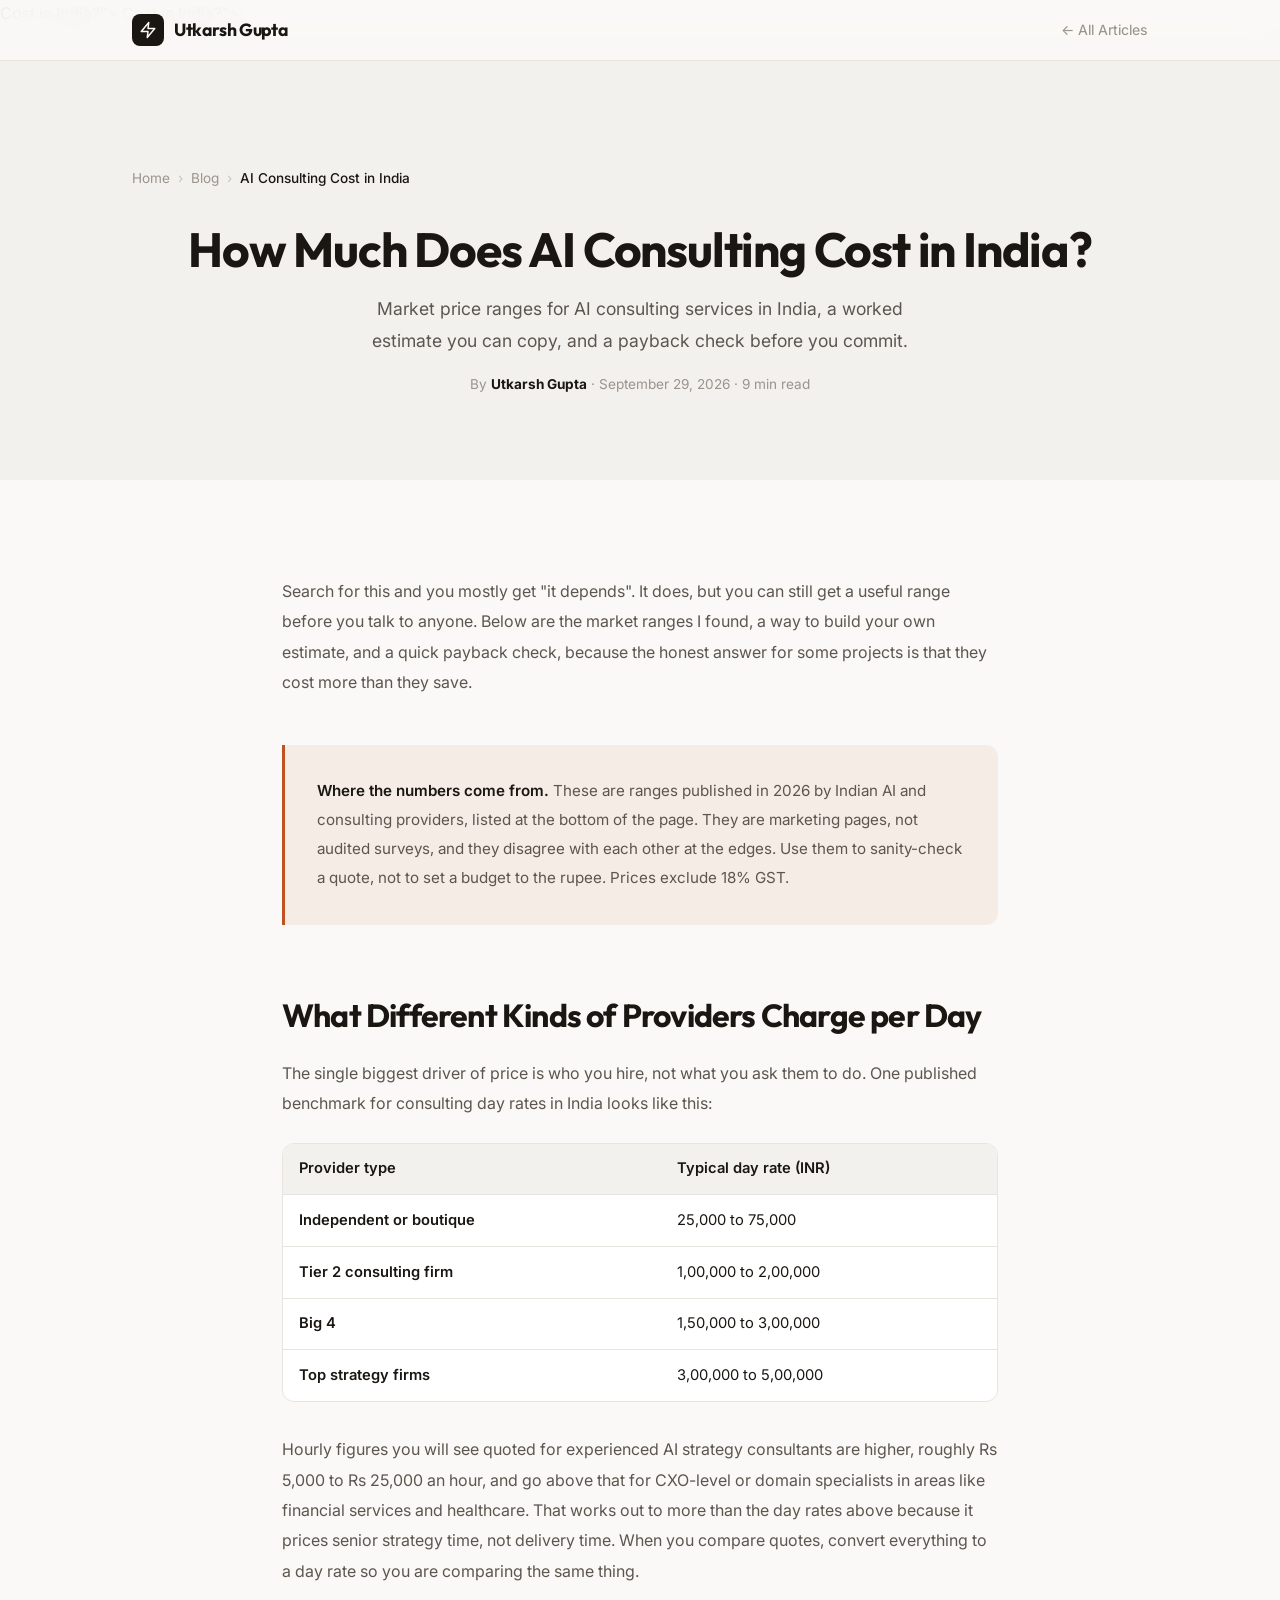
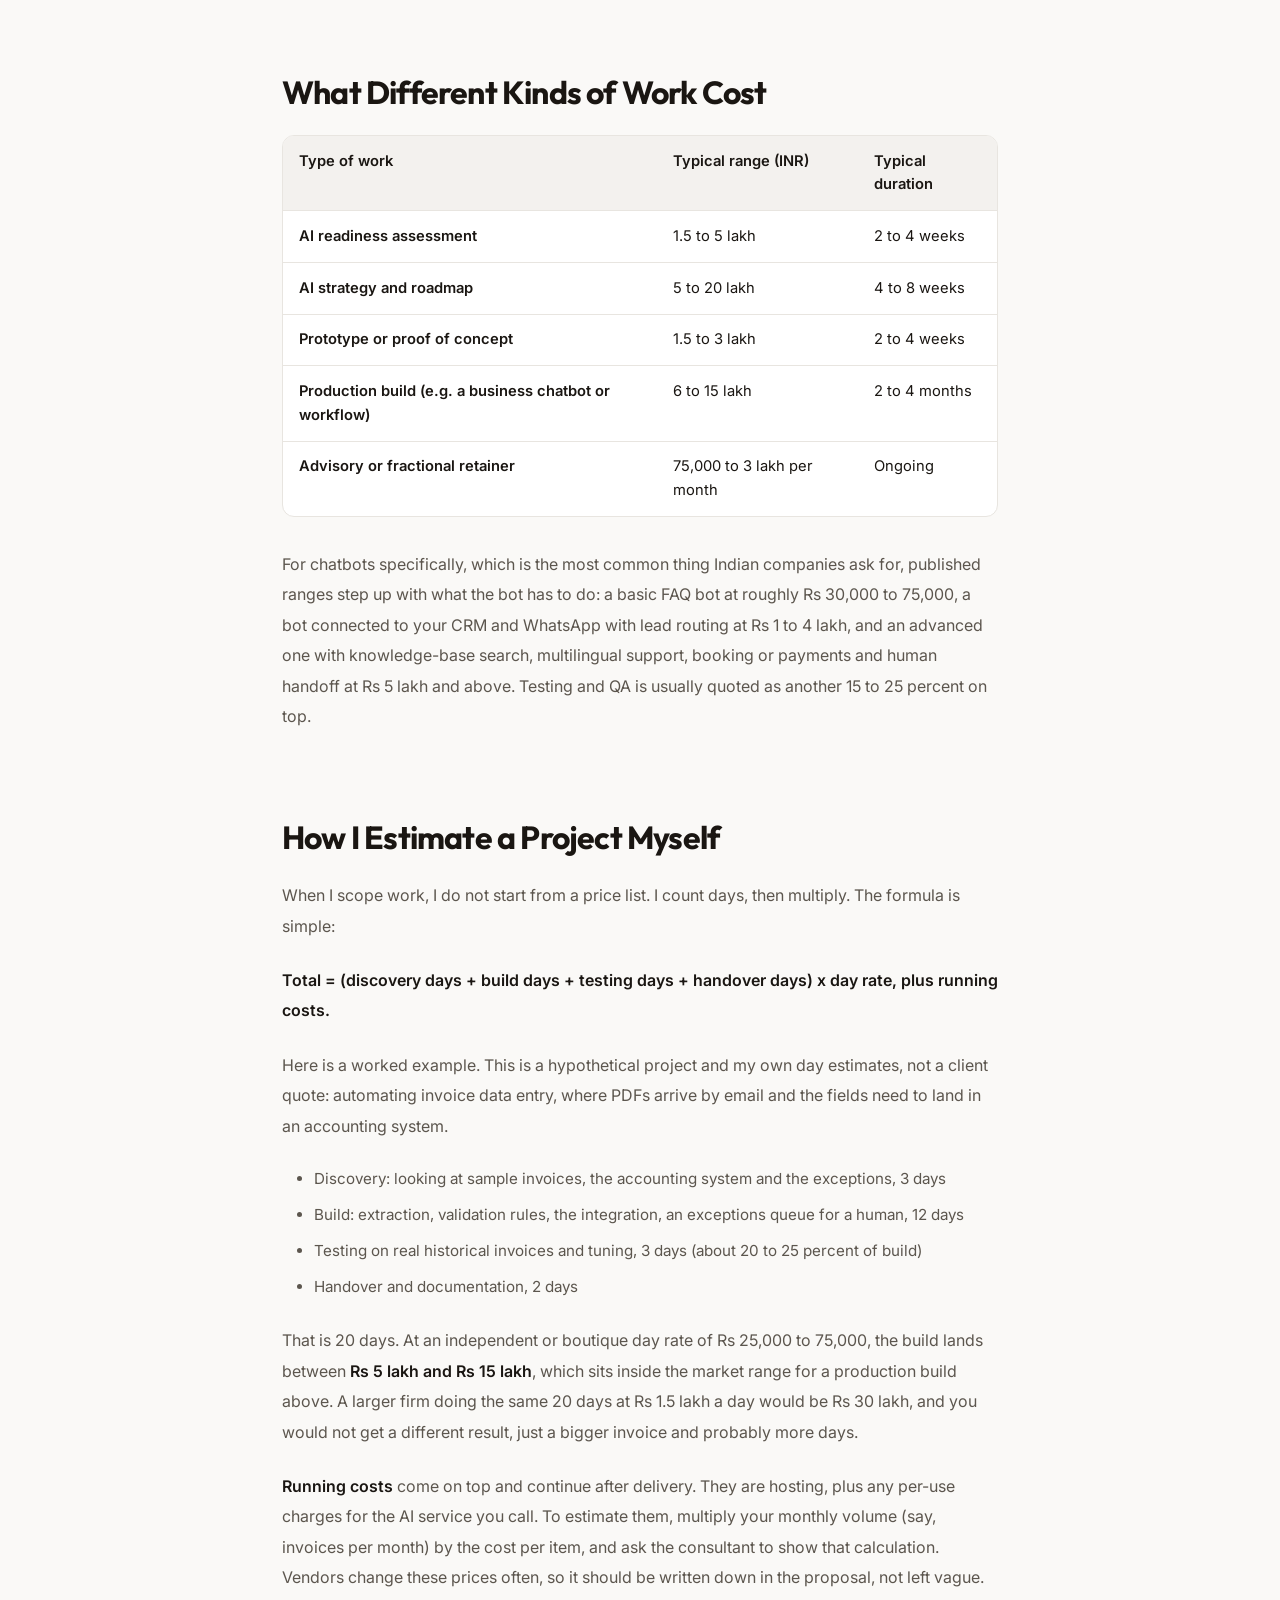
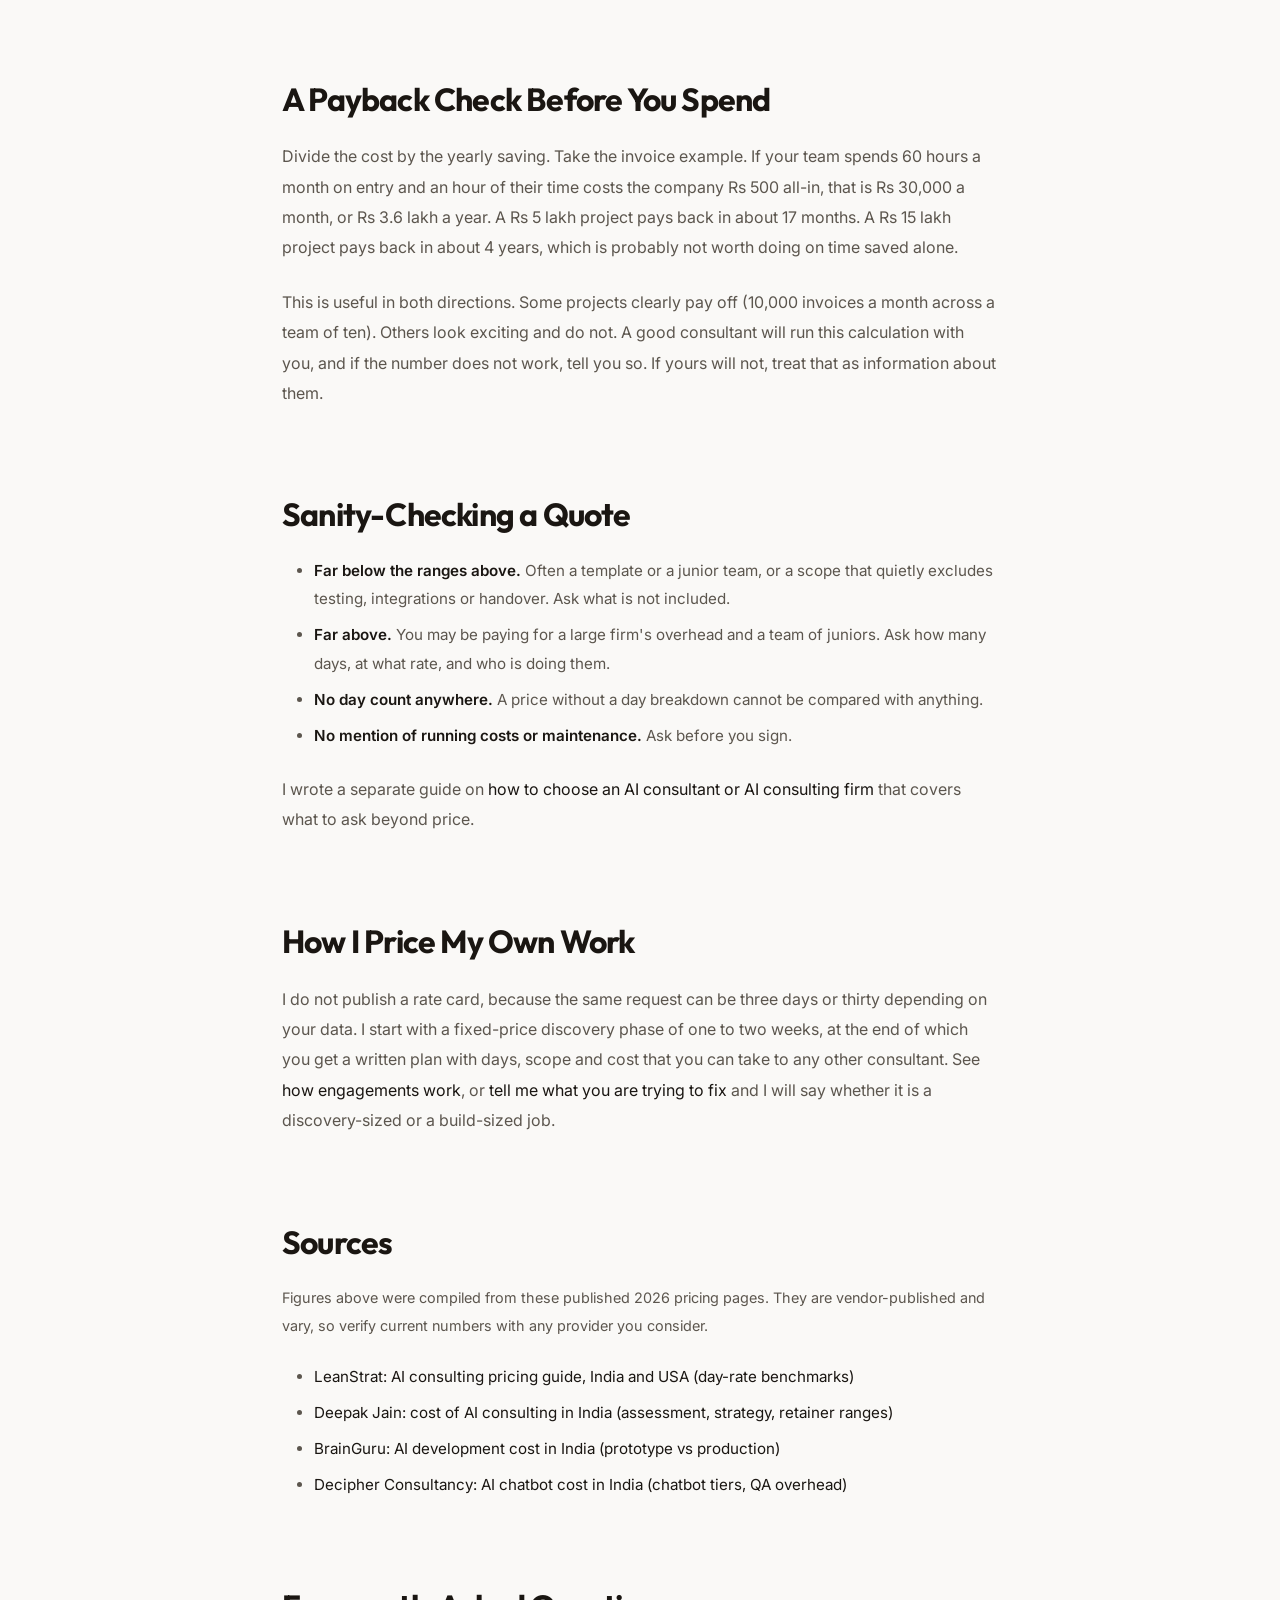
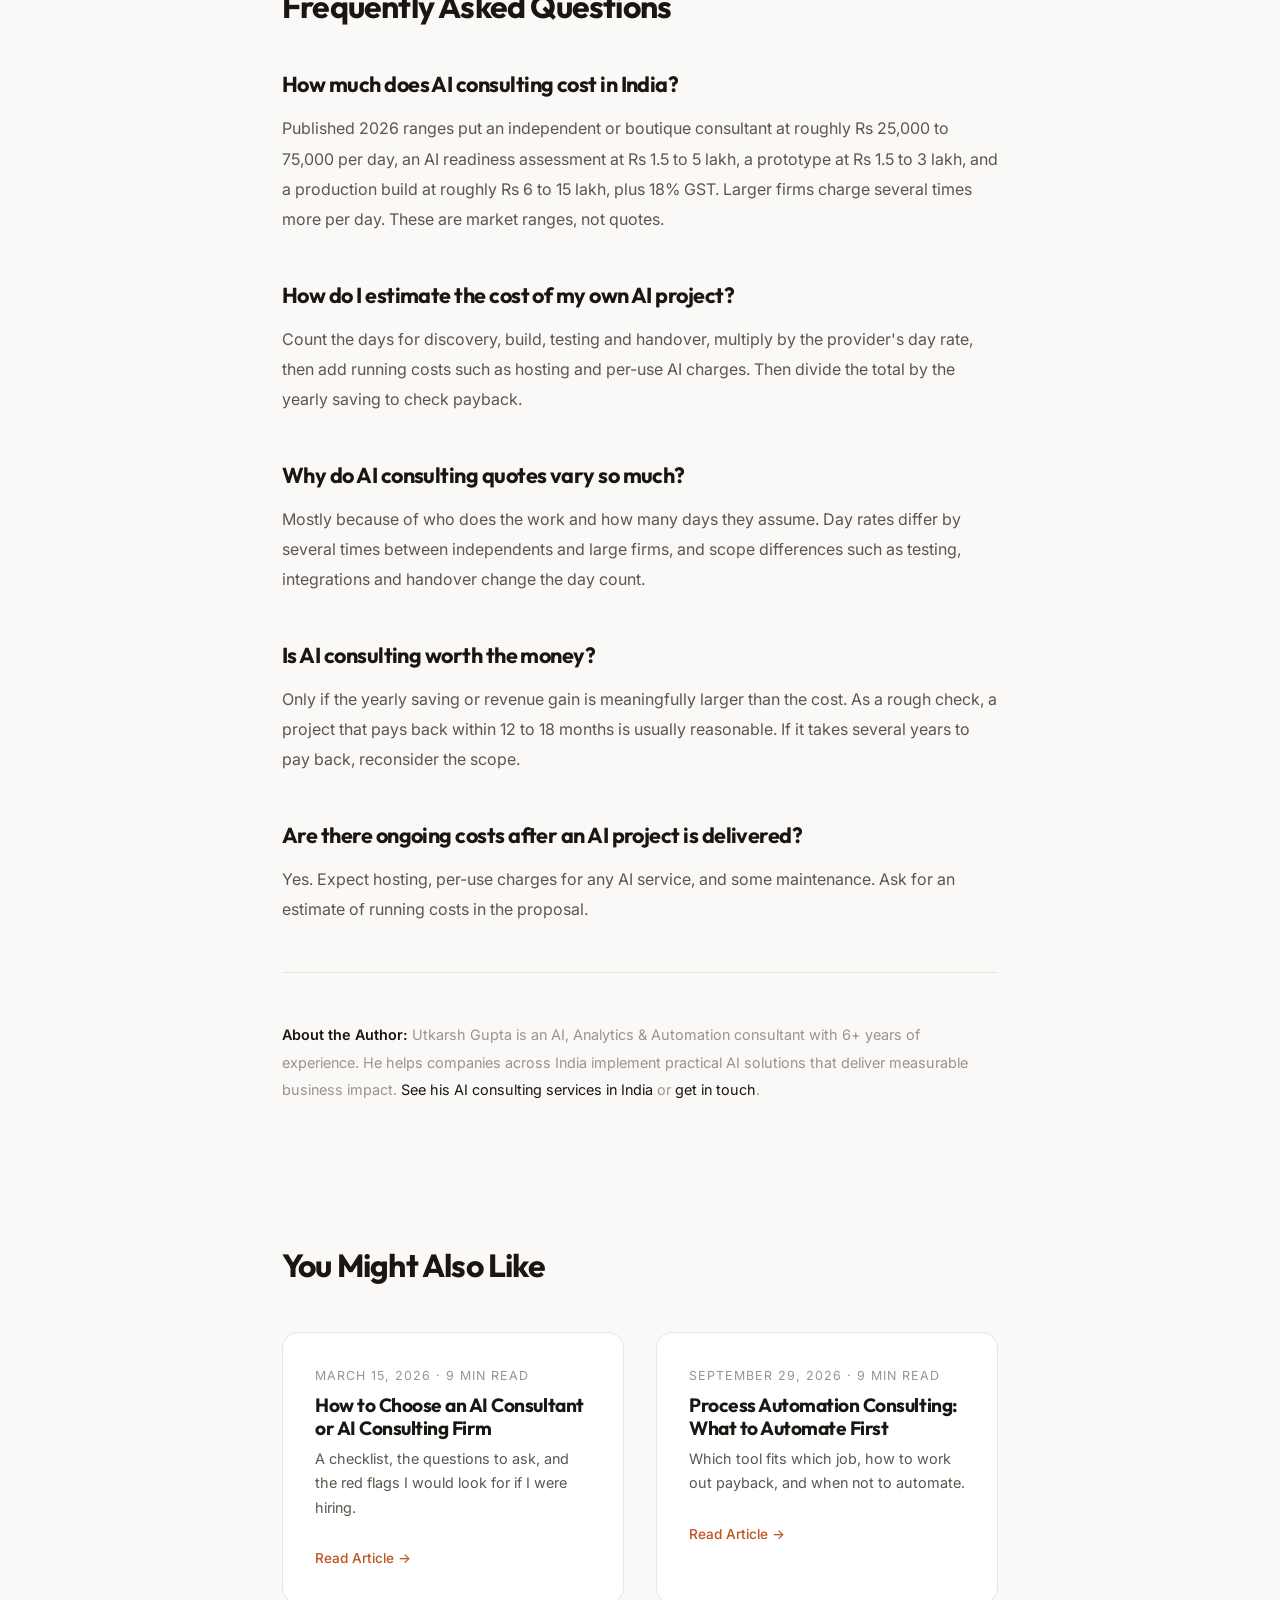
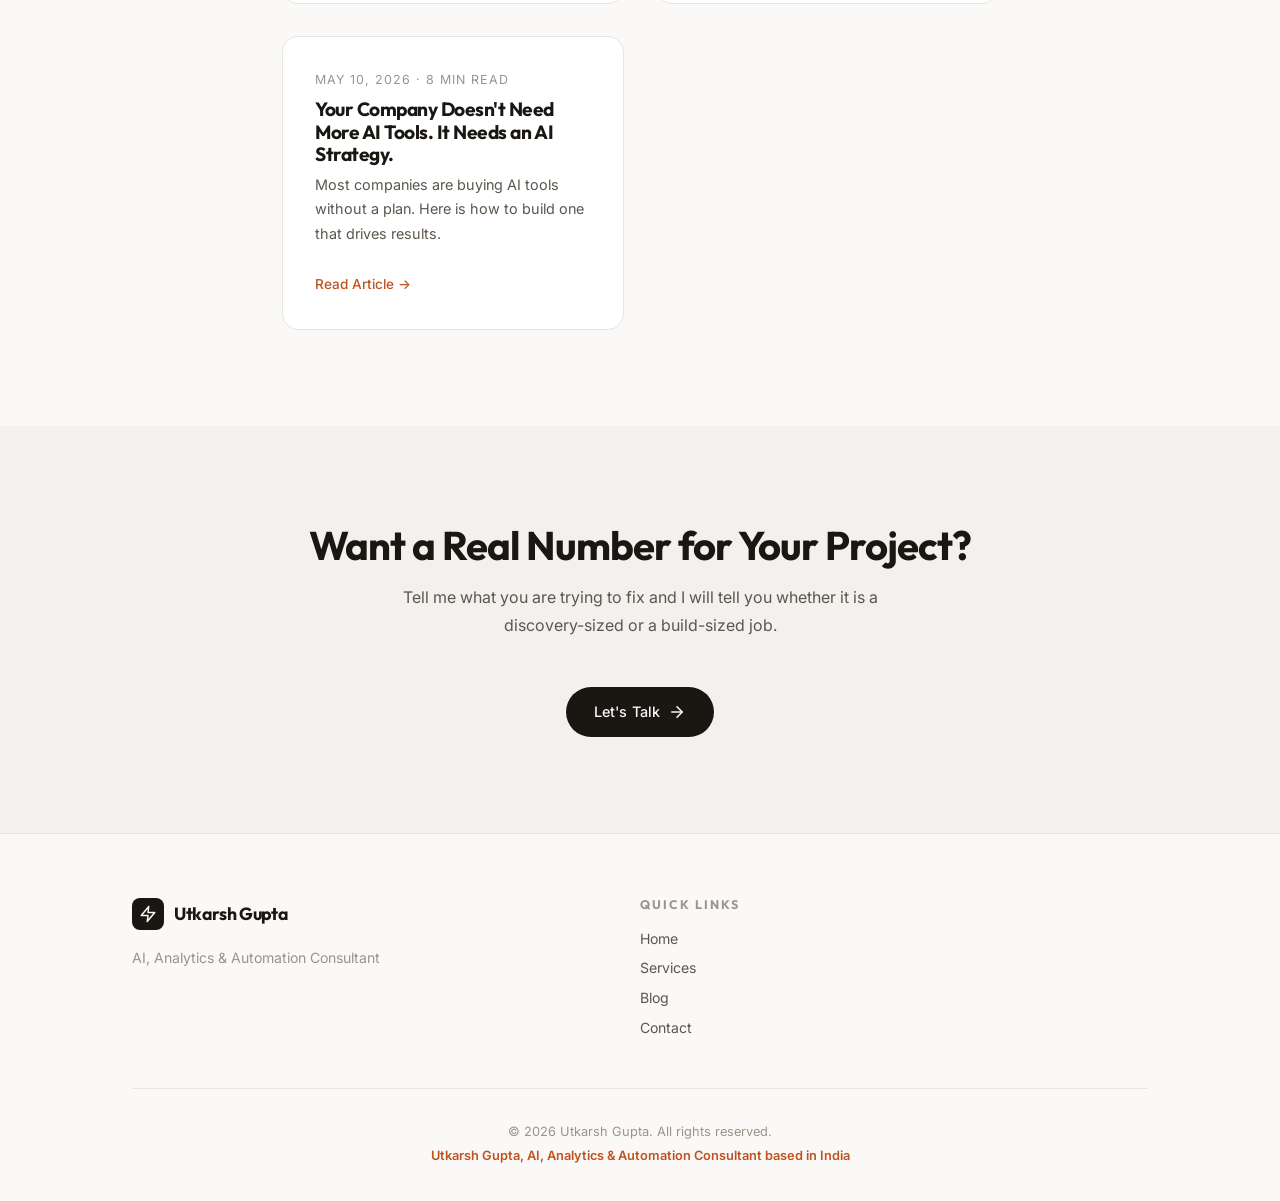
<file: blog/ai-consulting-cost-india.html>
<!DOCTYPE html>
<html lang="en" dir="ltr">

<head>
    <meta charset="UTF-8">
    <meta name="viewport" content="width=device-width, initial-scale=1.0">

    <!-- SEO Meta Tags -->
    <title>How Much Does AI Consulting Cost in India? 2026 Price Ranges and a Worked Estimate | Utkarsh Gupta</title>
    <meta name="description"
        content="How much does AI consulting cost in India? Sourced 2026 price ranges by provider type and project type, a worked day-based estimate, and a payback check.">
    <meta name="keywords"
        content="AI consulting cost India, AI consulting services India price, how much does AI consultant cost, AI consultant rates India, AI project cost India, AI chatbot cost India">
    <meta name="author" content="Utkarsh Gupta">
    <meta name="robots" content="index, follow, max-image-preview:large, max-snippet:-1">
    <link rel="canonical" href="https://utkarshgupta.com/blog/ai-consulting-cost-india.html">

    <!-- Open Graph -->
    <meta property="og:type" content="article">
    <meta property="og:url" content="https://utkarshgupta.com/blog/ai-consulting-cost-india.html">
    <meta property="og:title" content="How Much Does AI Consulting <span class="highlight">Cost</span> in India?">
    <meta property="og:description" content="How much does AI consulting cost in India? Sourced 2026 price ranges by provider type and project type, a worked day-based estimate, and a payback check.">
    <meta property="og:image" content="https://utkarshgupta.com/images/og-image.png">
    <meta property="article:published_time" content="2026-09-29">
    <meta property="article:modified_time" content="2026-09-29">
    <meta property="article:author" content="Utkarsh Gupta">
    <meta property="article:section" content="AI Consulting">
    <meta property="article:tag" content="AI Consulting Cost in India">
    <meta property="article:tag" content="Hiring AI Expert">
    <meta property="article:tag" content="AI Consulting Guide">

    <!-- Twitter -->
    <meta name="twitter:card" content="summary_large_image">
    <meta name="twitter:title" content="How Much Does AI Consulting <span class="highlight">Cost</span> in India?">
    <meta name="twitter:description" content="How much does AI consulting cost in India? Sourced 2026 price ranges by provider type and project type, a worked day-based estimate, and a payback check.">

    <!-- Favicon -->
    <link rel="icon" type="image/svg+xml"
        href="data:image/svg+xml,<svg xmlns='http://www.w3.org/2000/svg' viewBox='0 0 100 100'><text y='.9em' font-size='90'>⚡</text></svg>">

    <!-- Fonts -->
    <link rel="preconnect" href="https://fonts.googleapis.com">
    <link rel="preconnect" href="https://fonts.gstatic.com" crossorigin>
    <link href="https://fonts.googleapis.com/css2?family=Inter:wght@300;400;500;600;700&family=Outfit:wght@500;600;700;800&display=swap" rel="stylesheet">

    <!-- Structured Data -->
    <script type="application/ld+json">
{
  "@context": "https://schema.org",
  "@type": "Article",
  "headline": "How Much Does AI Consulting <span class=\"highlight\">Cost</span> in India?",
  "description": "How much does AI consulting cost in India? Sourced 2026 price ranges by provider type and project type, a worked day-based estimate, and a payback check.",
  "author": {
    "@type": "Person",
    "name": "Utkarsh Gupta",
    "url": "https://utkarshgupta.com/"
  },
  "publisher": {
    "@type": "Person",
    "name": "Utkarsh Gupta"
  },
  "datePublished": "2026-09-29",
  "dateModified": "2026-09-29",
  "url": "https://utkarshgupta.com/blog/ai-consulting-cost-india.html",
  "mainEntityOfPage": "https://utkarshgupta.com/blog/ai-consulting-cost-india.html",
  "image": "https://utkarshgupta.com/images/og-image.png"
}
    </script>

    <script type="application/ld+json">
{
  "@context": "https://schema.org",
  "@type": "BreadcrumbList",
  "itemListElement": [
    {
      "@type": "ListItem",
      "position": 1,
      "name": "Home",
      "item": "https://utkarshgupta.com/"
    },
    {
      "@type": "ListItem",
      "position": 2,
      "name": "Blog",
      "item": "https://utkarshgupta.com/blog/"
    },
    {
      "@type": "ListItem",
      "position": 3,
      "name": "AI Consulting Cost in India",
      "item": "https://utkarshgupta.com/blog/ai-consulting-cost-india.html"
    }
  ]
}
    </script>

    <script type="application/ld+json">
{
  "@context": "https://schema.org",
  "@type": "FAQPage",
  "mainEntity": [
    {
      "@type": "Question",
      "name": "How much does AI consulting cost in India?",
      "acceptedAnswer": {
        "@type": "Answer",
        "text": "Published 2026 ranges put an independent or boutique consultant at roughly Rs 25,000 to 75,000 per day, an AI readiness assessment at Rs 1.5 to 5 lakh, a prototype at Rs 1.5 to 3 lakh, and a production build at roughly Rs 6 to 15 lakh, plus 18% GST. Larger firms charge several times more per day. These are market ranges, not quotes."
      }
    },
    {
      "@type": "Question",
      "name": "How do I estimate the cost of my own AI project?",
      "acceptedAnswer": {
        "@type": "Answer",
        "text": "Count the days for discovery, build, testing and handover, multiply by the provider's day rate, then add running costs such as hosting and per-use AI charges. Then divide the total by the yearly saving to check payback."
      }
    },
    {
      "@type": "Question",
      "name": "Why do AI consulting quotes vary so much?",
      "acceptedAnswer": {
        "@type": "Answer",
        "text": "Mostly because of who does the work and how many days they assume. Day rates differ by several times between independents and large firms, and scope differences such as testing, integrations and handover change the day count."
      }
    },
    {
      "@type": "Question",
      "name": "Is AI consulting worth the money?",
      "acceptedAnswer": {
        "@type": "Answer",
        "text": "Only if the yearly saving or revenue gain is meaningfully larger than the cost. As a rough check, a project that pays back within 12 to 18 months is usually reasonable. If it takes several years to pay back, reconsider the scope."
      }
    },
    {
      "@type": "Question",
      "name": "Are there ongoing costs after an AI project is delivered?",
      "acceptedAnswer": {
        "@type": "Answer",
        "text": "Yes. Expect hosting, per-use charges for any AI service, and some maintenance. Ask for an estimate of running costs in the proposal."
      }
    }
  ]
}
    </script>

    <!-- Stylesheets -->
    <link rel="stylesheet" href="../styles.css">
    <link rel="stylesheet" href="../page-styles.css">

    <!-- Google Analytics -->
    <script async src="https://www.googletagmanager.com/gtag/js?id=G-N578PJ8HFR"></script>
    <script>
        window.dataLayer = window.dataLayer || [];
        function gtag() { dataLayer.push(arguments); }
        gtag('js', new Date());
        gtag('config', 'G-N578PJ8HFR');
    </script>
</head>

<body>
    <!-- Navigation -->
    <nav class="inner-nav">
        <div class="container nav-container">
            <a href="../" class="logo">
                <span class="logo-icon">
                    <svg viewBox="0 0 24 24" fill="none" stroke="currentColor" stroke-width="2" stroke-linecap="round"
                        stroke-linejoin="round">
                        <polygon points="13 2 3 14 12 14 11 22 21 10 12 10 13 2"></polygon>
                    </svg>
                </span>
                <span class="logo-text">Utkarsh Gupta</span>
            </a>
            <a href="./" class="back-link">← All Articles</a>
        </div>
    </nav>

    <!-- Page Header -->
    <header class="page-header">
        <div class="container">
            <div class="breadcrumbs">
                <a href="../">Home</a>
                <span class="separator">›</span>
                <a href="./">Blog</a>
                <span class="separator">›</span>
                <span class="current">AI Consulting Cost in India</span>
            </div>
            <h1>How Much Does AI Consulting <span class="highlight">Cost</span> in India?</h1>
            <p class="page-subtitle">Market price ranges for AI consulting services in India, a worked estimate you can copy, and a payback check before you commit.</p>
            <p style="font-size: 0.85rem; color: var(--text-muted); margin-top: 1rem;">By <strong style="color: var(--text-primary);">Utkarsh Gupta</strong> · <time datetime="2026-09-29">September 29, 2026</time> · 9 min read</p>
        </div>
    </header>

    <!-- Article -->
    <article class="article-content">
        <div class="container">

<p>Search for this and you mostly get "it depends". It does, but you can still get a useful range before you talk to anyone. Below are the market ranges I found, a way to build your own estimate, and a quick payback check, because the honest answer for some projects is that they cost more than they save.</p>

            <div class="highlight-box">
                <p><strong>Where the numbers come from.</strong> These are ranges published in 2026 by Indian AI and consulting providers, listed at the bottom of the page. They are marketing pages, not audited surveys, and they disagree with each other at the edges. Use them to sanity-check a quote, not to set a budget to the rupee. Prices exclude 18% GST.</p>
            </div>

            <h2>What Different Kinds of Providers Charge per Day</h2>
            <p>The single biggest driver of price is who you hire, not what you ask them to do. One published benchmark for consulting day rates in India looks like this:</p>
            <div class="table-wrap">
                <table class="compare-table">
                    <thead><tr><th>Provider type</th><th>Typical day rate (INR)</th></tr></thead>
                    <tbody>
                        <tr><td>Independent or boutique</td><td>25,000 to 75,000</td></tr>
                        <tr><td>Tier 2 consulting firm</td><td>1,00,000 to 2,00,000</td></tr>
                        <tr><td>Big 4</td><td>1,50,000 to 3,00,000</td></tr>
                        <tr><td>Top strategy firms</td><td>3,00,000 to 5,00,000</td></tr>
                    </tbody>
                </table>
            </div>
            <p>Hourly figures you will see quoted for experienced AI strategy consultants are higher, roughly Rs 5,000 to Rs 25,000 an hour, and go above that for CXO-level or domain specialists in areas like financial services and healthcare. That works out to more than the day rates above because it prices senior strategy time, not delivery time. When you compare quotes, convert everything to a day rate so you are comparing the same thing.</p>

            <h2>What Different Kinds of Work Cost</h2>
            <div class="table-wrap">
                <table class="compare-table">
                    <thead><tr><th>Type of work</th><th>Typical range (INR)</th><th>Typical duration</th></tr></thead>
                    <tbody>
                        <tr><td>AI readiness assessment</td><td>1.5 to 5 lakh</td><td>2 to 4 weeks</td></tr>
                        <tr><td>AI strategy and roadmap</td><td>5 to 20 lakh</td><td>4 to 8 weeks</td></tr>
                        <tr><td>Prototype or proof of concept</td><td>1.5 to 3 lakh</td><td>2 to 4 weeks</td></tr>
                        <tr><td>Production build (e.g. a business chatbot or workflow)</td><td>6 to 15 lakh</td><td>2 to 4 months</td></tr>
                        <tr><td>Advisory or fractional retainer</td><td>75,000 to 3 lakh per month</td><td>Ongoing</td></tr>
                    </tbody>
                </table>
            </div>
            <p>For chatbots specifically, which is the most common thing Indian companies ask for, published ranges step up with what the bot has to do: a basic FAQ bot at roughly Rs 30,000 to 75,000, a bot connected to your CRM and WhatsApp with lead routing at Rs 1 to 4 lakh, and an advanced one with knowledge-base search, multilingual support, booking or payments and human handoff at Rs 5 lakh and above. Testing and QA is usually quoted as another 15 to 25 percent on top.</p>

            <h2>How I Estimate a Project Myself</h2>
            <p>When I scope work, I do not start from a price list. I count days, then multiply. The formula is simple:</p>
            <p><strong>Total = (discovery days + build days + testing days + handover days) x day rate, plus running costs.</strong></p>
            <p>Here is a worked example. This is a hypothetical project and my own day estimates, not a client quote: automating invoice data entry, where PDFs arrive by email and the fields need to land in an accounting system.</p>
            <ul>
                <li>Discovery: looking at sample invoices, the accounting system and the exceptions, 3 days</li>
                <li>Build: extraction, validation rules, the integration, an exceptions queue for a human, 12 days</li>
                <li>Testing on real historical invoices and tuning, 3 days (about 20 to 25 percent of build)</li>
                <li>Handover and documentation, 2 days</li>
            </ul>
            <p>That is 20 days. At an independent or boutique day rate of Rs 25,000 to 75,000, the build lands between <strong>Rs 5 lakh and Rs 15 lakh</strong>, which sits inside the market range for a production build above. A larger firm doing the same 20 days at Rs 1.5 lakh a day would be Rs 30 lakh, and you would not get a different result, just a bigger invoice and probably more days.</p>
            <p><strong>Running costs</strong> come on top and continue after delivery. They are hosting, plus any per-use charges for the AI service you call. To estimate them, multiply your monthly volume (say, invoices per month) by the cost per item, and ask the consultant to show that calculation. Vendors change these prices often, so it should be written down in the proposal, not left vague.</p>

            <h2>A Payback Check Before You Spend</h2>
            <p>Divide the cost by the yearly saving. Take the invoice example. If your team spends 60 hours a month on entry and an hour of their time costs the company Rs 500 all-in, that is Rs 30,000 a month, or Rs 3.6 lakh a year. A Rs 5 lakh project pays back in about 17 months. A Rs 15 lakh project pays back in about 4 years, which is probably not worth doing on time saved alone.</p>
            <p>This is useful in both directions. Some projects clearly pay off (10,000 invoices a month across a team of ten). Others look exciting and do not. A good consultant will run this calculation with you, and if the number does not work, tell you so. If yours will not, treat that as information about them.</p>

            <h2>Sanity-Checking a Quote</h2>
            <ul>
                <li><strong>Far below the ranges above.</strong> Often a template or a junior team, or a scope that quietly excludes testing, integrations or handover. Ask what is not included.</li>
                <li><strong>Far above.</strong> You may be paying for a large firm's overhead and a team of juniors. Ask how many days, at what rate, and who is doing them.</li>
                <li><strong>No day count anywhere.</strong> A price without a day breakdown cannot be compared with anything.</li>
                <li><strong>No mention of running costs or maintenance.</strong> Ask before you sign.</li>
            </ul>
            <p>I wrote a separate guide on <a href="choosing-ai-consultant.html">how to choose an AI consultant or AI consulting firm</a> that covers what to ask beyond price.</p>

            <h2>How I Price My Own Work</h2>
            <p>I do not publish a rate card, because the same request can be three days or thirty depending on your data. I start with a fixed-price discovery phase of one to two weeks, at the end of which you get a written plan with days, scope and cost that you can take to any other consultant. See <a href="../services/ai-consulting.html">how engagements work</a>, or <a href="../#contact">tell me what you are trying to fix</a> and I will say whether it is a discovery-sized or a build-sized job.</p>

            <h2>Sources</h2>
            <p style="font-size:0.9rem;">Figures above were compiled from these published 2026 pricing pages. They are vendor-published and vary, so verify current numbers with any provider you consider.</p>
            <ul style="font-size:0.9rem;">
<li><a href="https://leanstrat.co/blog/ai-consulting-pricing-guide-2026" target="_blank" rel="noopener">LeanStrat: AI consulting pricing guide, India and USA (day-rate benchmarks)</a></li>
<li><a href="https://www.deepakjain.co.in/blogs/cost-of-ai-consulting" target="_blank" rel="noopener">Deepak Jain: cost of AI consulting in India (assessment, strategy, retainer ranges)</a></li>
<li><a href="https://www.brainguru.in/ai-development-cost-in-india/" target="_blank" rel="noopener">BrainGuru: AI development cost in India (prototype vs production)</a></li>
<li><a href="https://decipherconsultancy.in/ai-chatbot-cost-in-india-guide.html" target="_blank" rel="noopener">Decipher Consultancy: AI chatbot cost in India (chatbot tiers, QA overhead)</a></li>
            </ul>

            <h2>Frequently Asked Questions</h2>
            <h3>How much does AI consulting cost in India?</h3>
            <p>Published 2026 ranges put an independent or boutique consultant at roughly Rs 25,000 to 75,000 per day, an AI readiness assessment at Rs 1.5 to 5 lakh, a prototype at Rs 1.5 to 3 lakh, and a production build at roughly Rs 6 to 15 lakh, plus 18% GST. Larger firms charge several times more per day. These are market ranges, not quotes.</p>

            <h3>How do I estimate the cost of my own AI project?</h3>
            <p>Count the days for discovery, build, testing and handover, multiply by the provider's day rate, then add running costs such as hosting and per-use AI charges. Then divide the total by the yearly saving to check payback.</p>

            <h3>Why do AI consulting quotes vary so much?</h3>
            <p>Mostly because of who does the work and how many days they assume. Day rates differ by several times between independents and large firms, and scope differences such as testing, integrations and handover change the day count.</p>

            <h3>Is AI consulting worth the money?</h3>
            <p>Only if the yearly saving or revenue gain is meaningfully larger than the cost. As a rough check, a project that pays back within 12 to 18 months is usually reasonable. If it takes several years to pay back, reconsider the scope.</p>

            <h3>Are there ongoing costs after an AI project is delivered?</h3>
            <p>Yes. Expect hosting, per-use charges for any AI service, and some maintenance. Ask for an estimate of running costs in the proposal.</p>

            <hr style="margin: 3rem 0; border: none; border-top: 1px solid var(--border-color);">
            <p style="font-size: 0.9rem; color: var(--text-muted);"><strong style="color: var(--text-primary);">About the Author:</strong> Utkarsh Gupta is an AI, Analytics &amp; Automation consultant with 6+ years of experience. He helps companies across India implement practical AI solutions that deliver measurable business impact. <a href="../services/ai-consulting.html">See his AI consulting services in India</a> or <a href="../#contact">get in touch</a>.</p>
        </div>
    </article>

    <!-- Related Articles -->
    <section class="article-content" style="padding-top: 0;">
        <div class="container">
            <h2 style="margin-bottom: 1.5rem;">You Might Also Like</h2>
            <div class="blog-grid" style="max-width: 100%;">
                <a href="choosing-ai-consultant.html" class="blog-card">
                    <div class="blog-card-content">
                        <div class="blog-card-meta">March 15, 2026 · 9 min read</div>
                        <h3>How to Choose an AI Consultant or AI Consulting Firm</h3>
                        <p>A checklist, the questions to ask, and the red flags I would look for if I were hiring.</p>
                        <span class="blog-card-link">Read Article →</span>
                    </div>
                </a>
                <a href="process-automation-consulting-guide.html" class="blog-card">
                    <div class="blog-card-content">
                        <div class="blog-card-meta">September 29, 2026 · 9 min read</div>
                        <h3>Process Automation Consulting: What to Automate First</h3>
                        <p>Which tool fits which job, how to work out payback, and when not to automate.</p>
                        <span class="blog-card-link">Read Article →</span>
                    </div>
                </a>
                <a href="ai-strategy-for-business.html" class="blog-card">
                    <div class="blog-card-content">
                        <div class="blog-card-meta">May 10, 2026 · 8 min read</div>
                        <h3>Your Company Doesn't Need More AI Tools. It Needs an AI Strategy.</h3>
                        <p>Most companies are buying AI tools without a plan. Here is how to build one that drives results.</p>
                        <span class="blog-card-link">Read Article →</span>
                    </div>
                </a>
            </div>
        </div>
    </section>

    <!-- CTA Section -->
    <section class="cta-section">
        <div class="container">
            <h2>Want a Real Number for Your Project?</h2>
            <p>Tell me what you are trying to fix and I will tell you whether it is a discovery-sized or a build-sized job.</p>
            <a href="../#contact" class="btn btn-primary">
                <span>Let's Talk</span>
                <svg width="18" height="18" viewBox="0 0 24 24" fill="none" stroke="currentColor" stroke-width="2"
                    stroke-linecap="round" stroke-linejoin="round">
                    <line x1="5" y1="12" x2="19" y2="12"></line>
                    <polyline points="12 5 19 12 12 19"></polyline>
                </svg>
            </a>
        </div>
    </section>

    <!-- Footer -->
    <footer class="footer">
        <div class="container">
            <div class="footer-content">
                <div class="footer-brand">
                    <div class="logo">
                        <span class="logo-icon">
                            <svg viewBox="0 0 24 24" fill="none" stroke="currentColor" stroke-width="2"
                                stroke-linecap="round" stroke-linejoin="round">
                                <polygon points="13 2 3 14 12 14 11 22 21 10 12 10 13 2"></polygon>
                            </svg>
                        </span>
                        <span class="logo-text">Utkarsh Gupta</span>
                    </div>
                    <p class="footer-tagline">AI, Analytics & Automation Consultant</p>
                </div>
                <div class="footer-links">
                    <h4>Quick Links</h4>
                    <a href="../">Home</a>
                    <a href="../#services">Services</a>
                    <a href="./">Blog</a>
                    <a href="../#contact">Contact</a>
                </div>
            </div>
            <div class="footer-bottom">
                <p>&copy; 2026 Utkarsh Gupta. All rights reserved.</p>
                <p class="footer-made">Utkarsh Gupta, AI, Analytics &amp; Automation Consultant based in India</p>
            </div>
        </div>
    </footer>
</body>

</html>
</file>
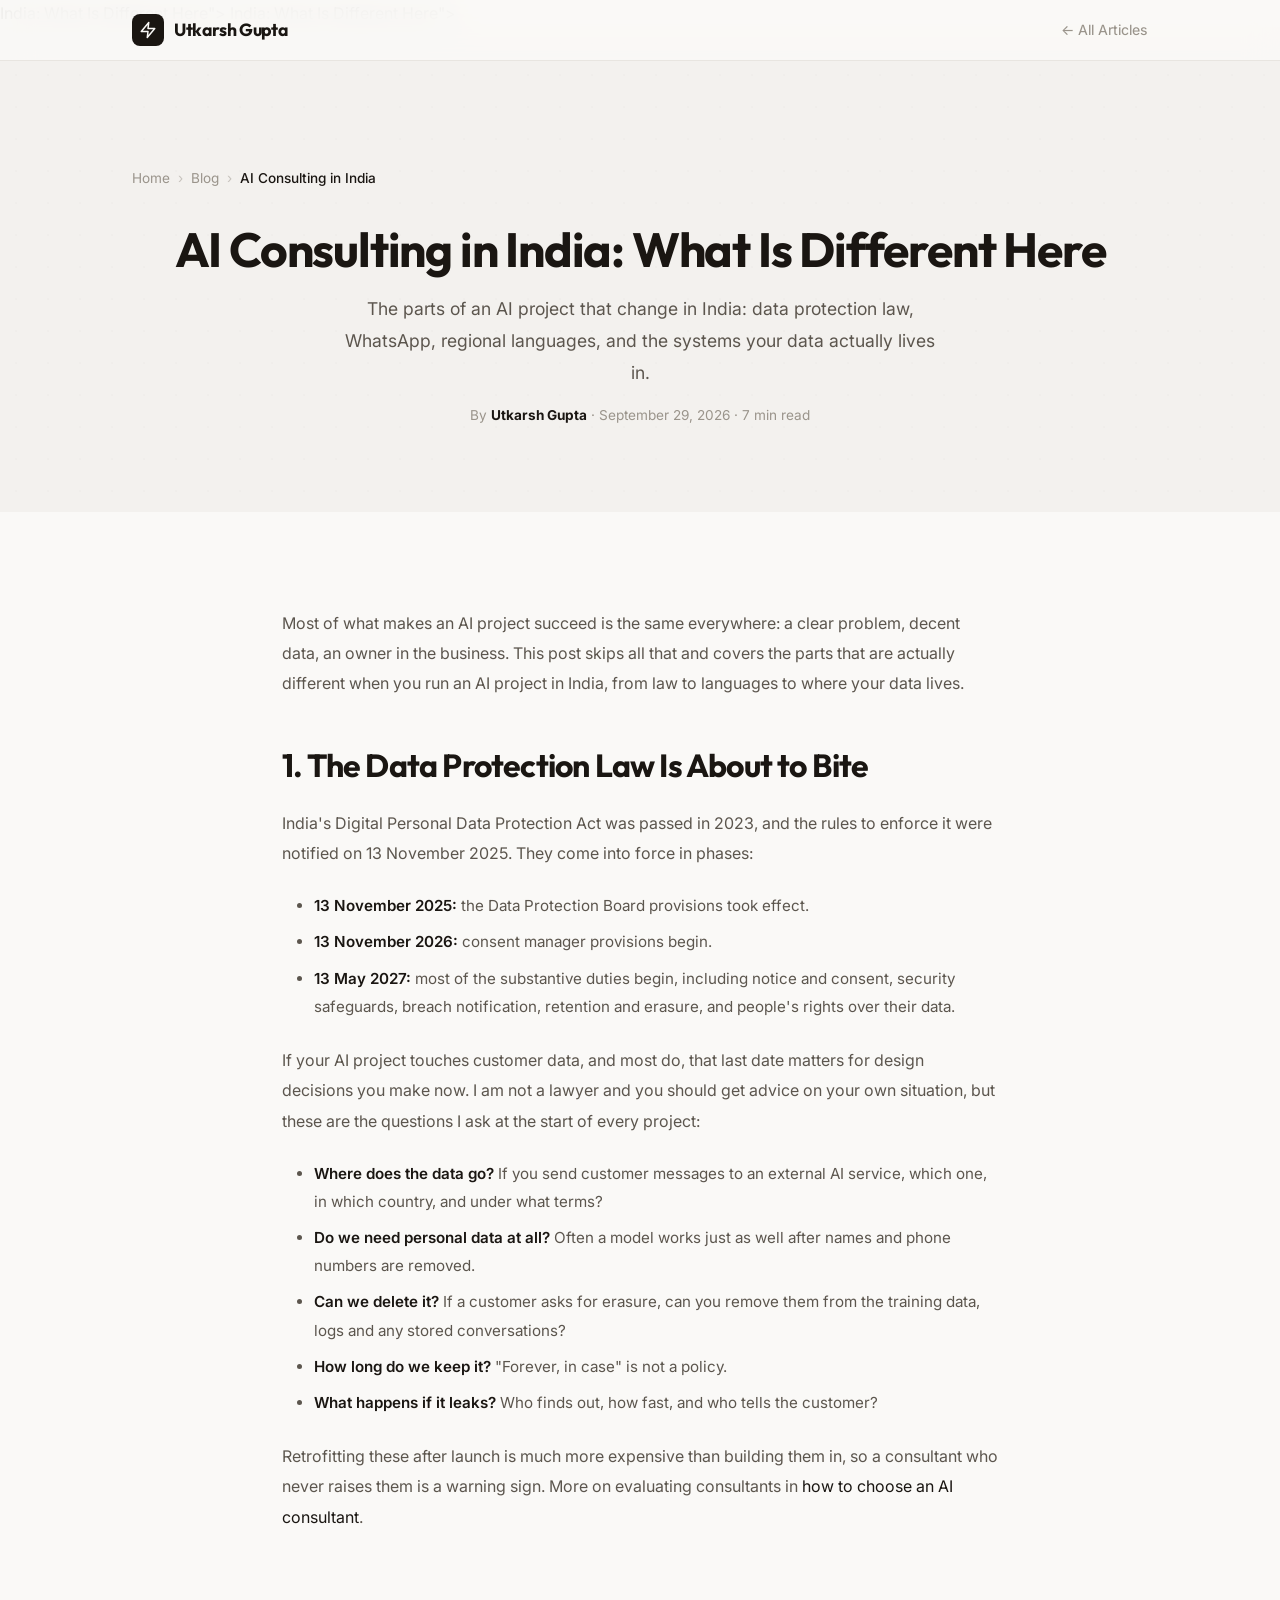
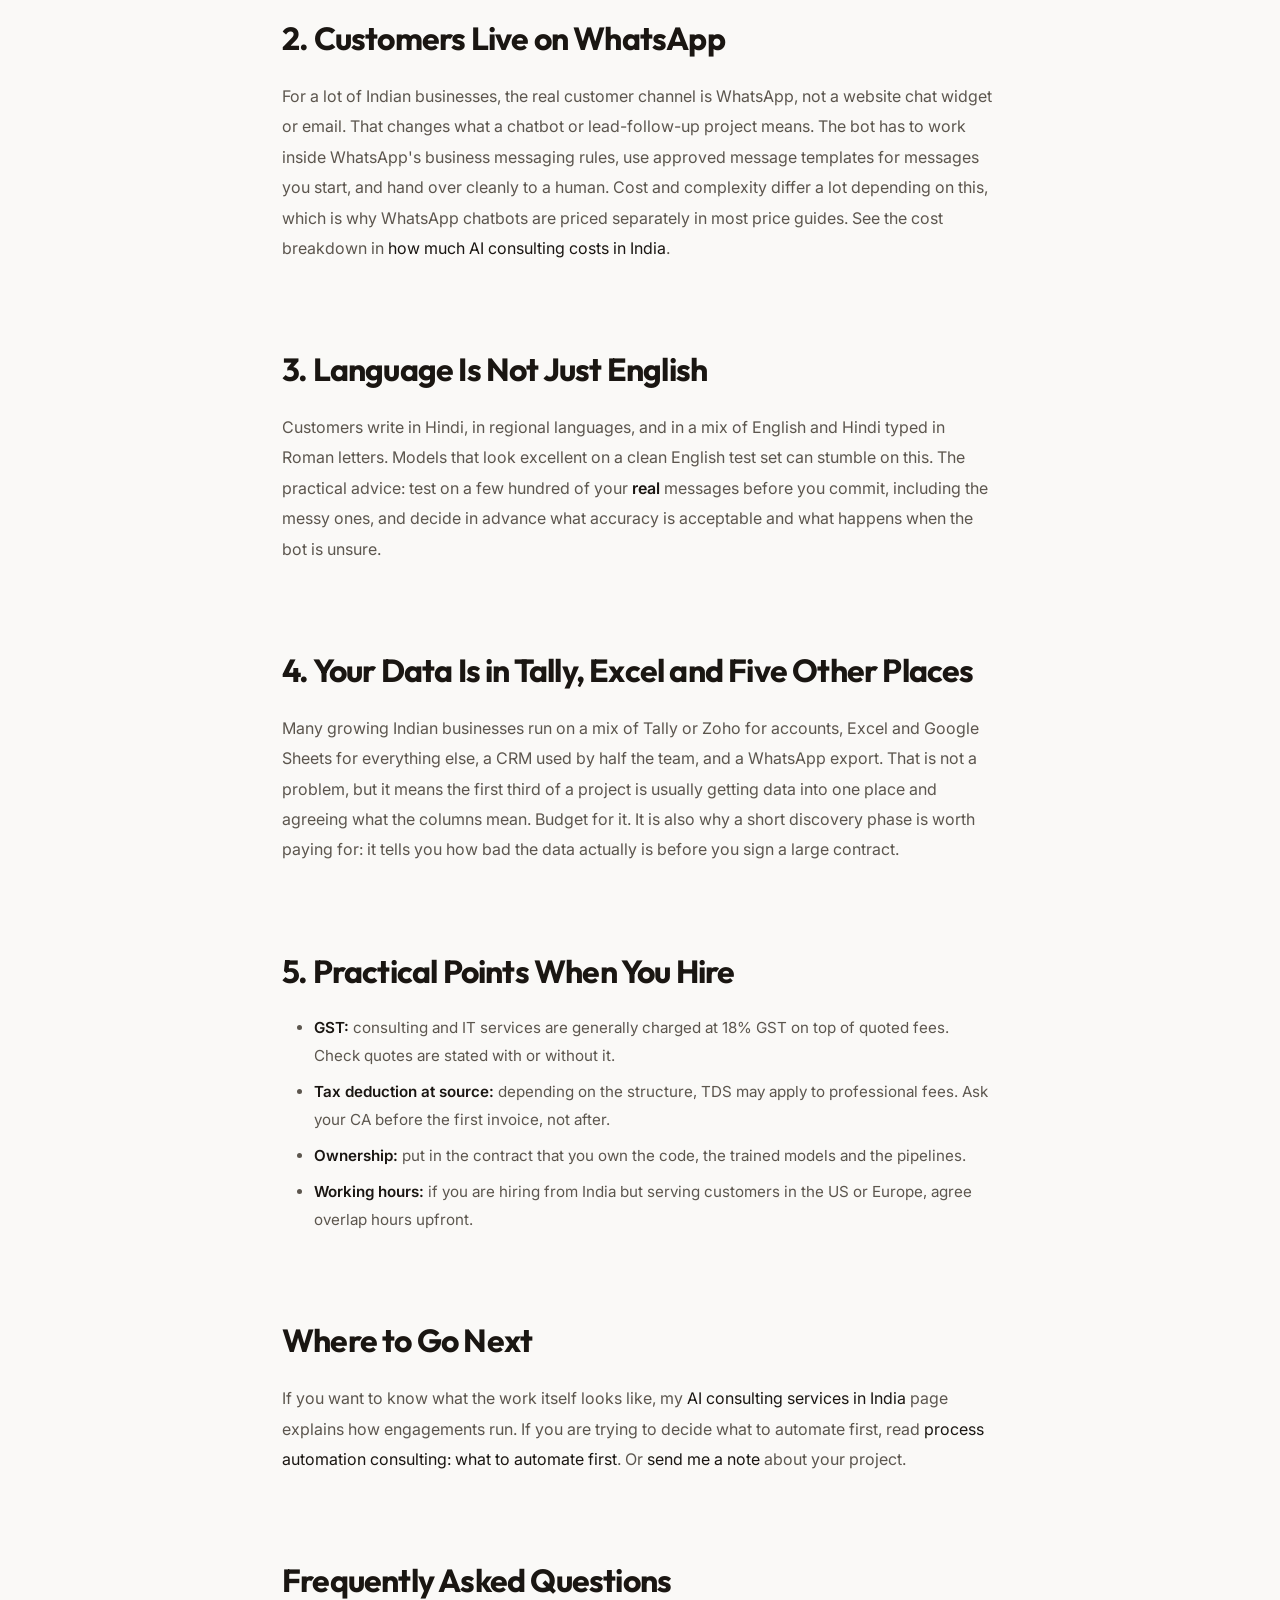
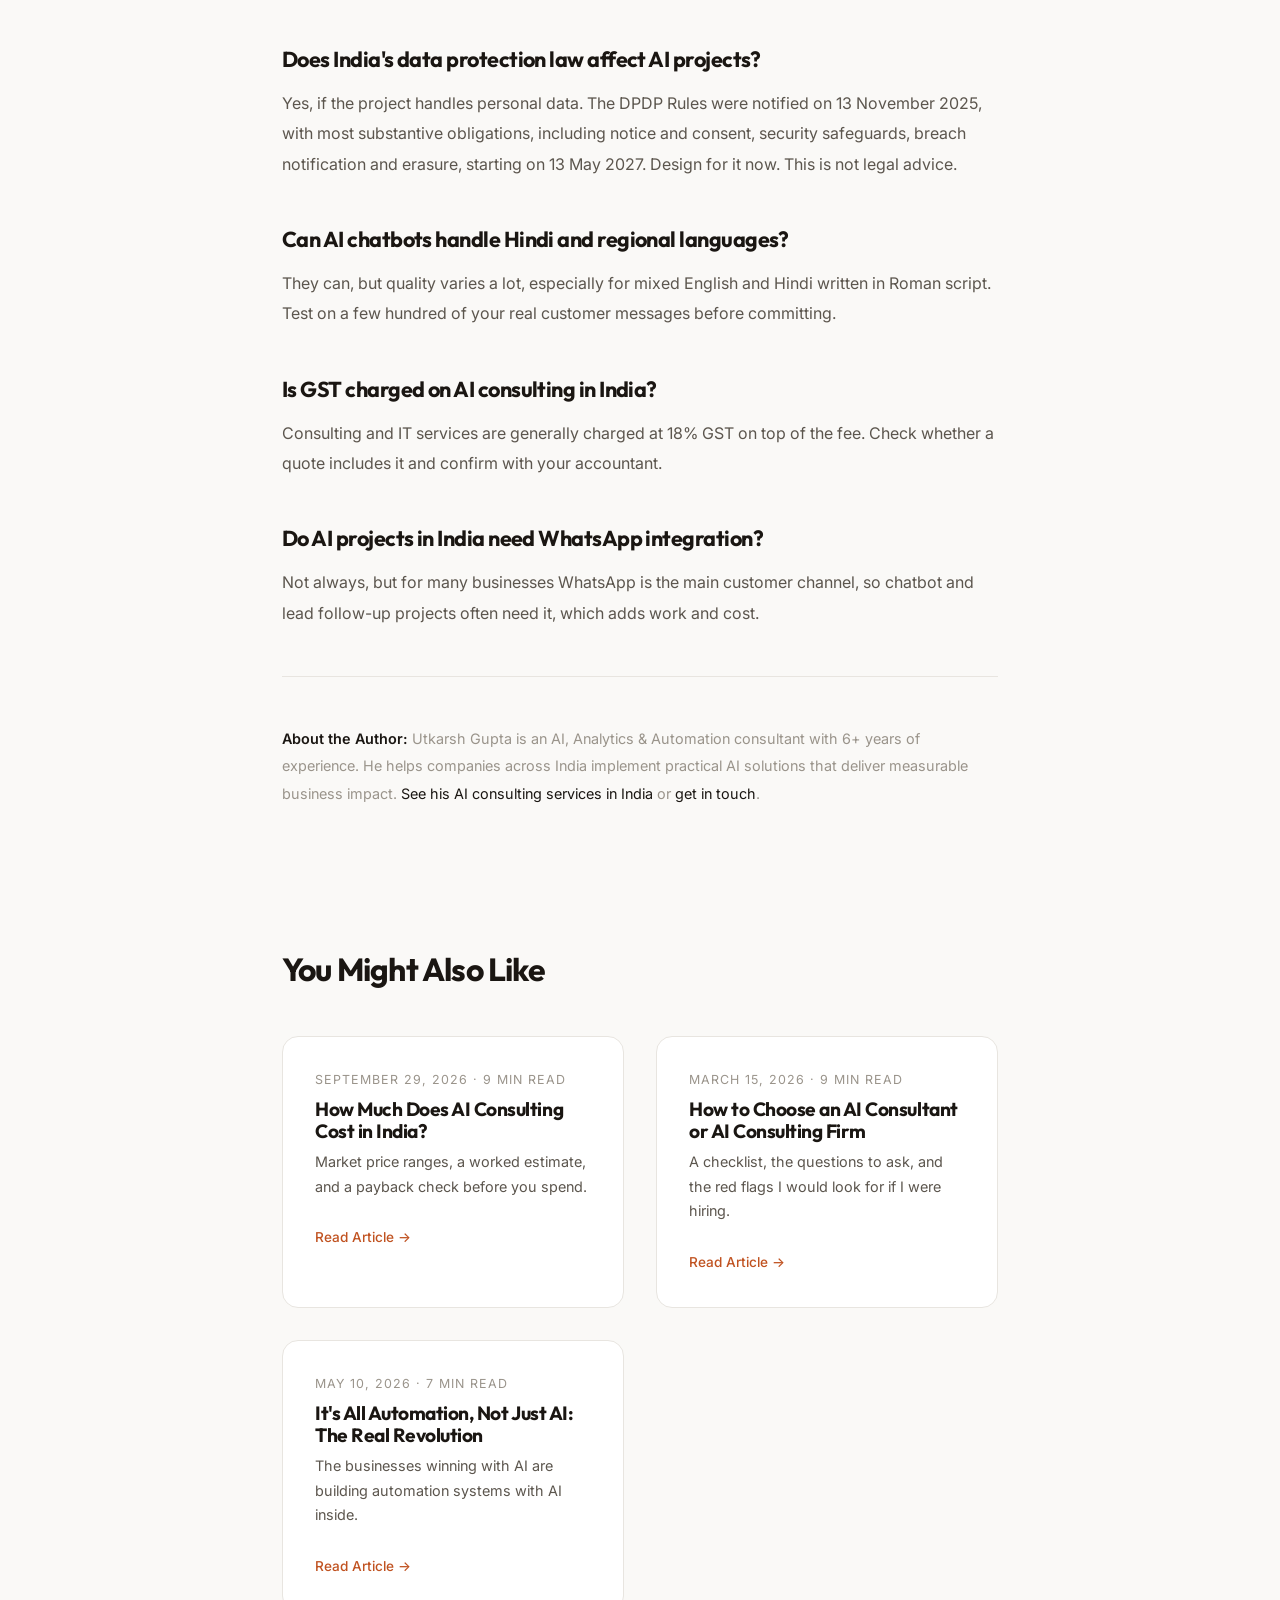
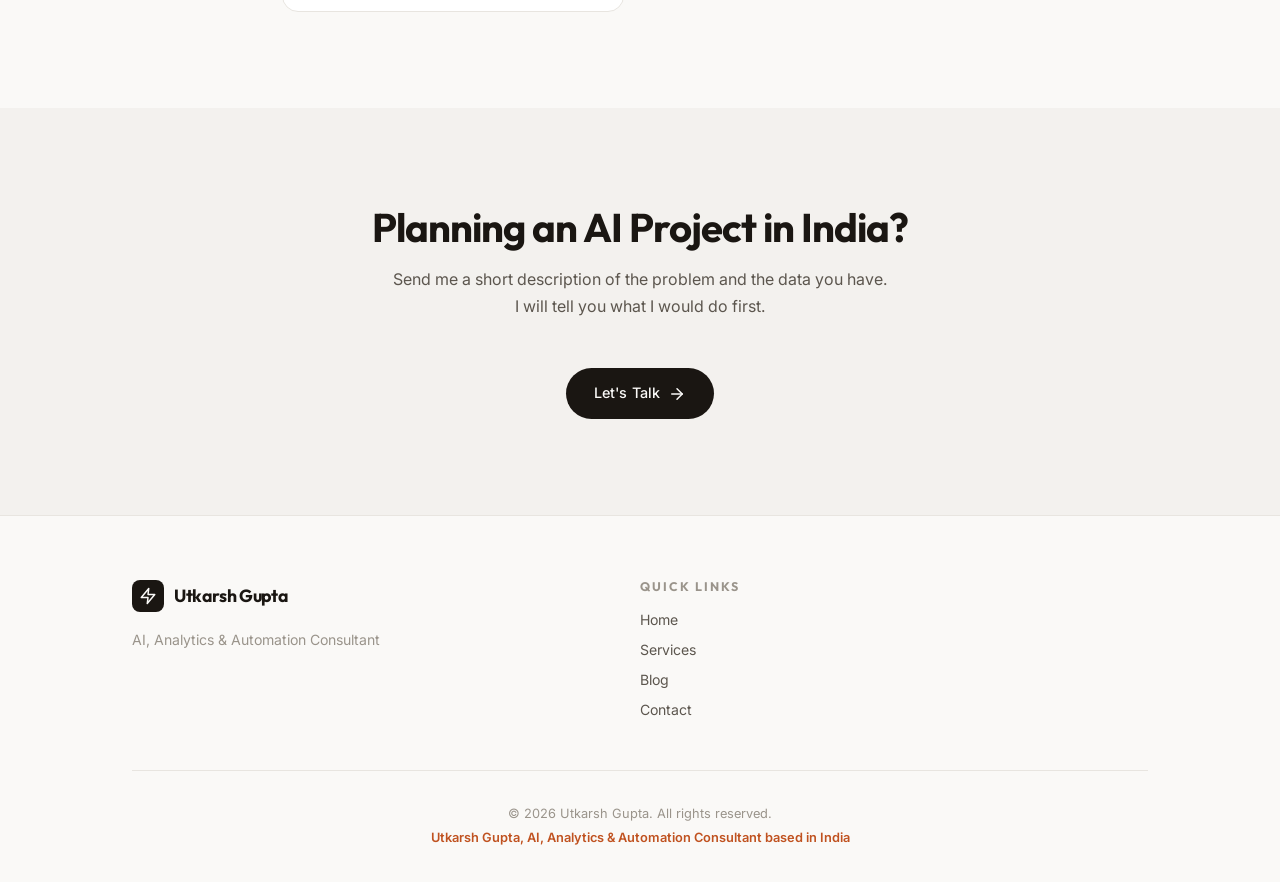
<file: blog/ai-consulting-in-india.html>
<!DOCTYPE html>
<html lang="en" dir="ltr">

<head>
    <meta charset="UTF-8">
    <meta name="viewport" content="width=device-width, initial-scale=1.0">

    <!-- SEO Meta Tags -->
    <title>AI Consulting in India: What Is Different Here (Data Law, WhatsApp, Languages, Messy Data) | Utkarsh Gupta</title>
    <meta name="description"
        content="AI consulting in India: what is different about running an AI project here, including the DPDP data protection timeline, WhatsApp, regional languages and messy data.">
    <meta name="keywords"
        content="AI consulting in India, AI consulting services India, DPDP Act AI, WhatsApp AI chatbot India, AI project India data protection, hire AI consultant India">
    <meta name="author" content="Utkarsh Gupta">
    <meta name="robots" content="index, follow, max-image-preview:large, max-snippet:-1">
    <link rel="canonical" href="https://utkarshgupta.com/blog/ai-consulting-in-india.html">

    <!-- Open Graph -->
    <meta property="og:type" content="article">
    <meta property="og:url" content="https://utkarshgupta.com/blog/ai-consulting-in-india.html">
    <meta property="og:title" content="AI Consulting in <span class="highlight">India</span>: What Is Different Here">
    <meta property="og:description" content="AI consulting in India: what is different about running an AI project here, including the DPDP data protection timeline, WhatsApp, regional languages and messy data.">
    <meta property="og:image" content="https://utkarshgupta.com/images/og-image.png">
    <meta property="article:published_time" content="2026-09-29">
    <meta property="article:modified_time" content="2026-09-29">
    <meta property="article:author" content="Utkarsh Gupta">
    <meta property="article:section" content="AI Consulting">
    <meta property="article:tag" content="AI Consulting in India">
    <meta property="article:tag" content="Hiring AI Expert">
    <meta property="article:tag" content="AI Consulting Guide">

    <!-- Twitter -->
    <meta name="twitter:card" content="summary_large_image">
    <meta name="twitter:title" content="AI Consulting in <span class="highlight">India</span>: What Is Different Here">
    <meta name="twitter:description" content="AI consulting in India: what is different about running an AI project here, including the DPDP data protection timeline, WhatsApp, regional languages and messy data.">

    <!-- Favicon -->
    <link rel="icon" type="image/svg+xml"
        href="data:image/svg+xml,<svg xmlns='http://www.w3.org/2000/svg' viewBox='0 0 100 100'><text y='.9em' font-size='90'>⚡</text></svg>">

    <!-- Fonts -->
    <link rel="preconnect" href="https://fonts.googleapis.com">
    <link rel="preconnect" href="https://fonts.gstatic.com" crossorigin>
    <link href="https://fonts.googleapis.com/css2?family=Inter:wght@300;400;500;600;700&family=Outfit:wght@500;600;700;800&display=swap" rel="stylesheet">

    <!-- Structured Data -->
    <script type="application/ld+json">
{
  "@context": "https://schema.org",
  "@type": "Article",
  "headline": "AI Consulting in <span class=\"highlight\">India</span>: What Is Different Here",
  "description": "AI consulting in India: what is different about running an AI project here, including the DPDP data protection timeline, WhatsApp, regional languages and messy data.",
  "author": {
    "@type": "Person",
    "name": "Utkarsh Gupta",
    "url": "https://utkarshgupta.com/"
  },
  "publisher": {
    "@type": "Person",
    "name": "Utkarsh Gupta"
  },
  "datePublished": "2026-09-29",
  "dateModified": "2026-09-29",
  "url": "https://utkarshgupta.com/blog/ai-consulting-in-india.html",
  "mainEntityOfPage": "https://utkarshgupta.com/blog/ai-consulting-in-india.html",
  "image": "https://utkarshgupta.com/images/og-image.png"
}
    </script>

    <script type="application/ld+json">
{
  "@context": "https://schema.org",
  "@type": "BreadcrumbList",
  "itemListElement": [
    {
      "@type": "ListItem",
      "position": 1,
      "name": "Home",
      "item": "https://utkarshgupta.com/"
    },
    {
      "@type": "ListItem",
      "position": 2,
      "name": "Blog",
      "item": "https://utkarshgupta.com/blog/"
    },
    {
      "@type": "ListItem",
      "position": 3,
      "name": "AI Consulting in India",
      "item": "https://utkarshgupta.com/blog/ai-consulting-in-india.html"
    }
  ]
}
    </script>

    <script type="application/ld+json">
{
  "@context": "https://schema.org",
  "@type": "FAQPage",
  "mainEntity": [
    {
      "@type": "Question",
      "name": "Does India's data protection law affect AI projects?",
      "acceptedAnswer": {
        "@type": "Answer",
        "text": "Yes, if the project handles personal data. The DPDP Rules were notified on 13 November 2025, with most substantive obligations, including notice and consent, security safeguards, breach notification and erasure, starting on 13 May 2027. Design for it now. This is not legal advice."
      }
    },
    {
      "@type": "Question",
      "name": "Can AI chatbots handle Hindi and regional languages?",
      "acceptedAnswer": {
        "@type": "Answer",
        "text": "They can, but quality varies a lot, especially for mixed English and Hindi written in Roman script. Test on a few hundred of your real customer messages before committing."
      }
    },
    {
      "@type": "Question",
      "name": "Is GST charged on AI consulting in India?",
      "acceptedAnswer": {
        "@type": "Answer",
        "text": "Consulting and IT services are generally charged at 18% GST on top of the fee. Check whether a quote includes it and confirm with your accountant."
      }
    },
    {
      "@type": "Question",
      "name": "Do AI projects in India need WhatsApp integration?",
      "acceptedAnswer": {
        "@type": "Answer",
        "text": "Not always, but for many businesses WhatsApp is the main customer channel, so chatbot and lead follow-up projects often need it, which adds work and cost."
      }
    }
  ]
}
    </script>

    <!-- Stylesheets -->
    <link rel="stylesheet" href="../styles.css">
    <link rel="stylesheet" href="../page-styles.css">

    <!-- Google Analytics -->
    <script async src="https://www.googletagmanager.com/gtag/js?id=G-N578PJ8HFR"></script>
    <script>
        window.dataLayer = window.dataLayer || [];
        function gtag() { dataLayer.push(arguments); }
        gtag('js', new Date());
        gtag('config', 'G-N578PJ8HFR');
    </script>
</head>

<body>
    <!-- Navigation -->
    <nav class="inner-nav">
        <div class="container nav-container">
            <a href="../" class="logo">
                <span class="logo-icon">
                    <svg viewBox="0 0 24 24" fill="none" stroke="currentColor" stroke-width="2" stroke-linecap="round"
                        stroke-linejoin="round">
                        <polygon points="13 2 3 14 12 14 11 22 21 10 12 10 13 2"></polygon>
                    </svg>
                </span>
                <span class="logo-text">Utkarsh Gupta</span>
            </a>
            <a href="./" class="back-link">← All Articles</a>
        </div>
    </nav>

    <!-- Page Header -->
    <header class="page-header">
        <div class="container">
            <div class="breadcrumbs">
                <a href="../">Home</a>
                <span class="separator">›</span>
                <a href="./">Blog</a>
                <span class="separator">›</span>
                <span class="current">AI Consulting in India</span>
            </div>
            <h1>AI Consulting in <span class="highlight">India</span>: What Is Different Here</h1>
            <p class="page-subtitle">The parts of an AI project that change in India: data protection law, WhatsApp, regional languages, and the systems your data actually lives in.</p>
            <p style="font-size: 0.85rem; color: var(--text-muted); margin-top: 1rem;">By <strong style="color: var(--text-primary);">Utkarsh Gupta</strong> · <time datetime="2026-09-29">September 29, 2026</time> · 7 min read</p>
        </div>
    </header>

    <!-- Article -->
    <article class="article-content">
        <div class="container">

<p>Most of what makes an AI project succeed is the same everywhere: a clear problem, decent data, an owner in the business. This post skips all that and covers the parts that are actually different when you run an AI project in India, from law to languages to where your data lives.</p>

            <h2>1. The Data Protection Law Is About to Bite</h2>
            <p>India's Digital Personal Data Protection Act was passed in 2023, and the rules to enforce it were notified on 13 November 2025. They come into force in phases:</p>
            <ul>
                <li><strong>13 November 2025:</strong> the Data Protection Board provisions took effect.</li>
                <li><strong>13 November 2026:</strong> consent manager provisions begin.</li>
                <li><strong>13 May 2027:</strong> most of the substantive duties begin, including notice and consent, security safeguards, breach notification, retention and erasure, and people's rights over their data.</li>
            </ul>
            <p>If your AI project touches customer data, and most do, that last date matters for design decisions you make now. I am not a lawyer and you should get advice on your own situation, but these are the questions I ask at the start of every project:</p>
            <ul>
                <li><strong>Where does the data go?</strong> If you send customer messages to an external AI service, which one, in which country, and under what terms?</li>
                <li><strong>Do we need personal data at all?</strong> Often a model works just as well after names and phone numbers are removed.</li>
                <li><strong>Can we delete it?</strong> If a customer asks for erasure, can you remove them from the training data, logs and any stored conversations?</li>
                <li><strong>How long do we keep it?</strong> "Forever, in case" is not a policy.</li>
                <li><strong>What happens if it leaks?</strong> Who finds out, how fast, and who tells the customer?</li>
            </ul>
            <p>Retrofitting these after launch is much more expensive than building them in, so a consultant who never raises them is a warning sign. More on evaluating consultants in <a href="choosing-ai-consultant.html">how to choose an AI consultant</a>.</p>

            <h2>2. Customers Live on WhatsApp</h2>
            <p>For a lot of Indian businesses, the real customer channel is WhatsApp, not a website chat widget or email. That changes what a chatbot or lead-follow-up project means. The bot has to work inside WhatsApp's business messaging rules, use approved message templates for messages you start, and hand over cleanly to a human. Cost and complexity differ a lot depending on this, which is why WhatsApp chatbots are priced separately in most price guides. See the cost breakdown in <a href="ai-consulting-cost-india.html">how much AI consulting costs in India</a>.</p>

            <h2>3. Language Is Not Just English</h2>
            <p>Customers write in Hindi, in regional languages, and in a mix of English and Hindi typed in Roman letters. Models that look excellent on a clean English test set can stumble on this. The practical advice: test on a few hundred of your <strong>real</strong> messages before you commit, including the messy ones, and decide in advance what accuracy is acceptable and what happens when the bot is unsure.</p>

            <h2>4. Your Data Is in Tally, Excel and Five Other Places</h2>
            <p>Many growing Indian businesses run on a mix of Tally or Zoho for accounts, Excel and Google Sheets for everything else, a CRM used by half the team, and a WhatsApp export. That is not a problem, but it means the first third of a project is usually getting data into one place and agreeing what the columns mean. Budget for it. It is also why a short discovery phase is worth paying for: it tells you how bad the data actually is before you sign a large contract.</p>

            <h2>5. Practical Points When You Hire</h2>
            <ul>
                <li><strong>GST:</strong> consulting and IT services are generally charged at 18% GST on top of quoted fees. Check quotes are stated with or without it.</li>
                <li><strong>Tax deduction at source:</strong> depending on the structure, TDS may apply to professional fees. Ask your CA before the first invoice, not after.</li>
                <li><strong>Ownership:</strong> put in the contract that you own the code, the trained models and the pipelines.</li>
                <li><strong>Working hours:</strong> if you are hiring from India but serving customers in the US or Europe, agree overlap hours upfront.</li>
            </ul>

            <h2>Where to Go Next</h2>
            <p>If you want to know what the work itself looks like, my <a href="../services/ai-consulting.html">AI consulting services in India</a> page explains how engagements run. If you are trying to decide what to automate first, read <a href="process-automation-consulting-guide.html">process automation consulting: what to automate first</a>. Or <a href="../#contact">send me a note</a> about your project.</p>

            <h2>Frequently Asked Questions</h2>
            <h3>Does India's data protection law affect AI projects?</h3>
            <p>Yes, if the project handles personal data. The DPDP Rules were notified on 13 November 2025, with most substantive obligations, including notice and consent, security safeguards, breach notification and erasure, starting on 13 May 2027. Design for it now. This is not legal advice.</p>

            <h3>Can AI chatbots handle Hindi and regional languages?</h3>
            <p>They can, but quality varies a lot, especially for mixed English and Hindi written in Roman script. Test on a few hundred of your real customer messages before committing.</p>

            <h3>Is GST charged on AI consulting in India?</h3>
            <p>Consulting and IT services are generally charged at 18% GST on top of the fee. Check whether a quote includes it and confirm with your accountant.</p>

            <h3>Do AI projects in India need WhatsApp integration?</h3>
            <p>Not always, but for many businesses WhatsApp is the main customer channel, so chatbot and lead follow-up projects often need it, which adds work and cost.</p>

            <hr style="margin: 3rem 0; border: none; border-top: 1px solid var(--border-color);">
            <p style="font-size: 0.9rem; color: var(--text-muted);"><strong style="color: var(--text-primary);">About the Author:</strong> Utkarsh Gupta is an AI, Analytics &amp; Automation consultant with 6+ years of experience. He helps companies across India implement practical AI solutions that deliver measurable business impact. <a href="../services/ai-consulting.html">See his AI consulting services in India</a> or <a href="../#contact">get in touch</a>.</p>
        </div>
    </article>

    <!-- Related Articles -->
    <section class="article-content" style="padding-top: 0;">
        <div class="container">
            <h2 style="margin-bottom: 1.5rem;">You Might Also Like</h2>
            <div class="blog-grid" style="max-width: 100%;">
                <a href="ai-consulting-cost-india.html" class="blog-card">
                    <div class="blog-card-content">
                        <div class="blog-card-meta">September 29, 2026 · 9 min read</div>
                        <h3>How Much Does AI Consulting Cost in India?</h3>
                        <p>Market price ranges, a worked estimate, and a payback check before you spend.</p>
                        <span class="blog-card-link">Read Article →</span>
                    </div>
                </a>
                <a href="choosing-ai-consultant.html" class="blog-card">
                    <div class="blog-card-content">
                        <div class="blog-card-meta">March 15, 2026 · 9 min read</div>
                        <h3>How to Choose an AI Consultant or AI Consulting Firm</h3>
                        <p>A checklist, the questions to ask, and the red flags I would look for if I were hiring.</p>
                        <span class="blog-card-link">Read Article →</span>
                    </div>
                </a>
                <a href="ai-powered-automation-not-just-ai.html" class="blog-card">
                    <div class="blog-card-content">
                        <div class="blog-card-meta">May 10, 2026 · 7 min read</div>
                        <h3>It's All Automation, Not Just AI: The Real Revolution</h3>
                        <p>The businesses winning with AI are building automation systems with AI inside.</p>
                        <span class="blog-card-link">Read Article →</span>
                    </div>
                </a>
            </div>
        </div>
    </section>

    <!-- CTA Section -->
    <section class="cta-section">
        <div class="container">
            <h2>Planning an AI Project in India?</h2>
            <p>Send me a short description of the problem and the data you have. I will tell you what I would do first.</p>
            <a href="../#contact" class="btn btn-primary">
                <span>Let's Talk</span>
                <svg width="18" height="18" viewBox="0 0 24 24" fill="none" stroke="currentColor" stroke-width="2"
                    stroke-linecap="round" stroke-linejoin="round">
                    <line x1="5" y1="12" x2="19" y2="12"></line>
                    <polyline points="12 5 19 12 12 19"></polyline>
                </svg>
            </a>
        </div>
    </section>

    <!-- Footer -->
    <footer class="footer">
        <div class="container">
            <div class="footer-content">
                <div class="footer-brand">
                    <div class="logo">
                        <span class="logo-icon">
                            <svg viewBox="0 0 24 24" fill="none" stroke="currentColor" stroke-width="2"
                                stroke-linecap="round" stroke-linejoin="round">
                                <polygon points="13 2 3 14 12 14 11 22 21 10 12 10 13 2"></polygon>
                            </svg>
                        </span>
                        <span class="logo-text">Utkarsh Gupta</span>
                    </div>
                    <p class="footer-tagline">AI, Analytics & Automation Consultant</p>
                </div>
                <div class="footer-links">
                    <h4>Quick Links</h4>
                    <a href="../">Home</a>
                    <a href="../#services">Services</a>
                    <a href="./">Blog</a>
                    <a href="../#contact">Contact</a>
                </div>
            </div>
            <div class="footer-bottom">
                <p>&copy; 2026 Utkarsh Gupta. All rights reserved.</p>
                <p class="footer-made">Utkarsh Gupta, AI, Analytics &amp; Automation Consultant based in India</p>
            </div>
        </div>
    </footer>
</body>

</html>
</file>
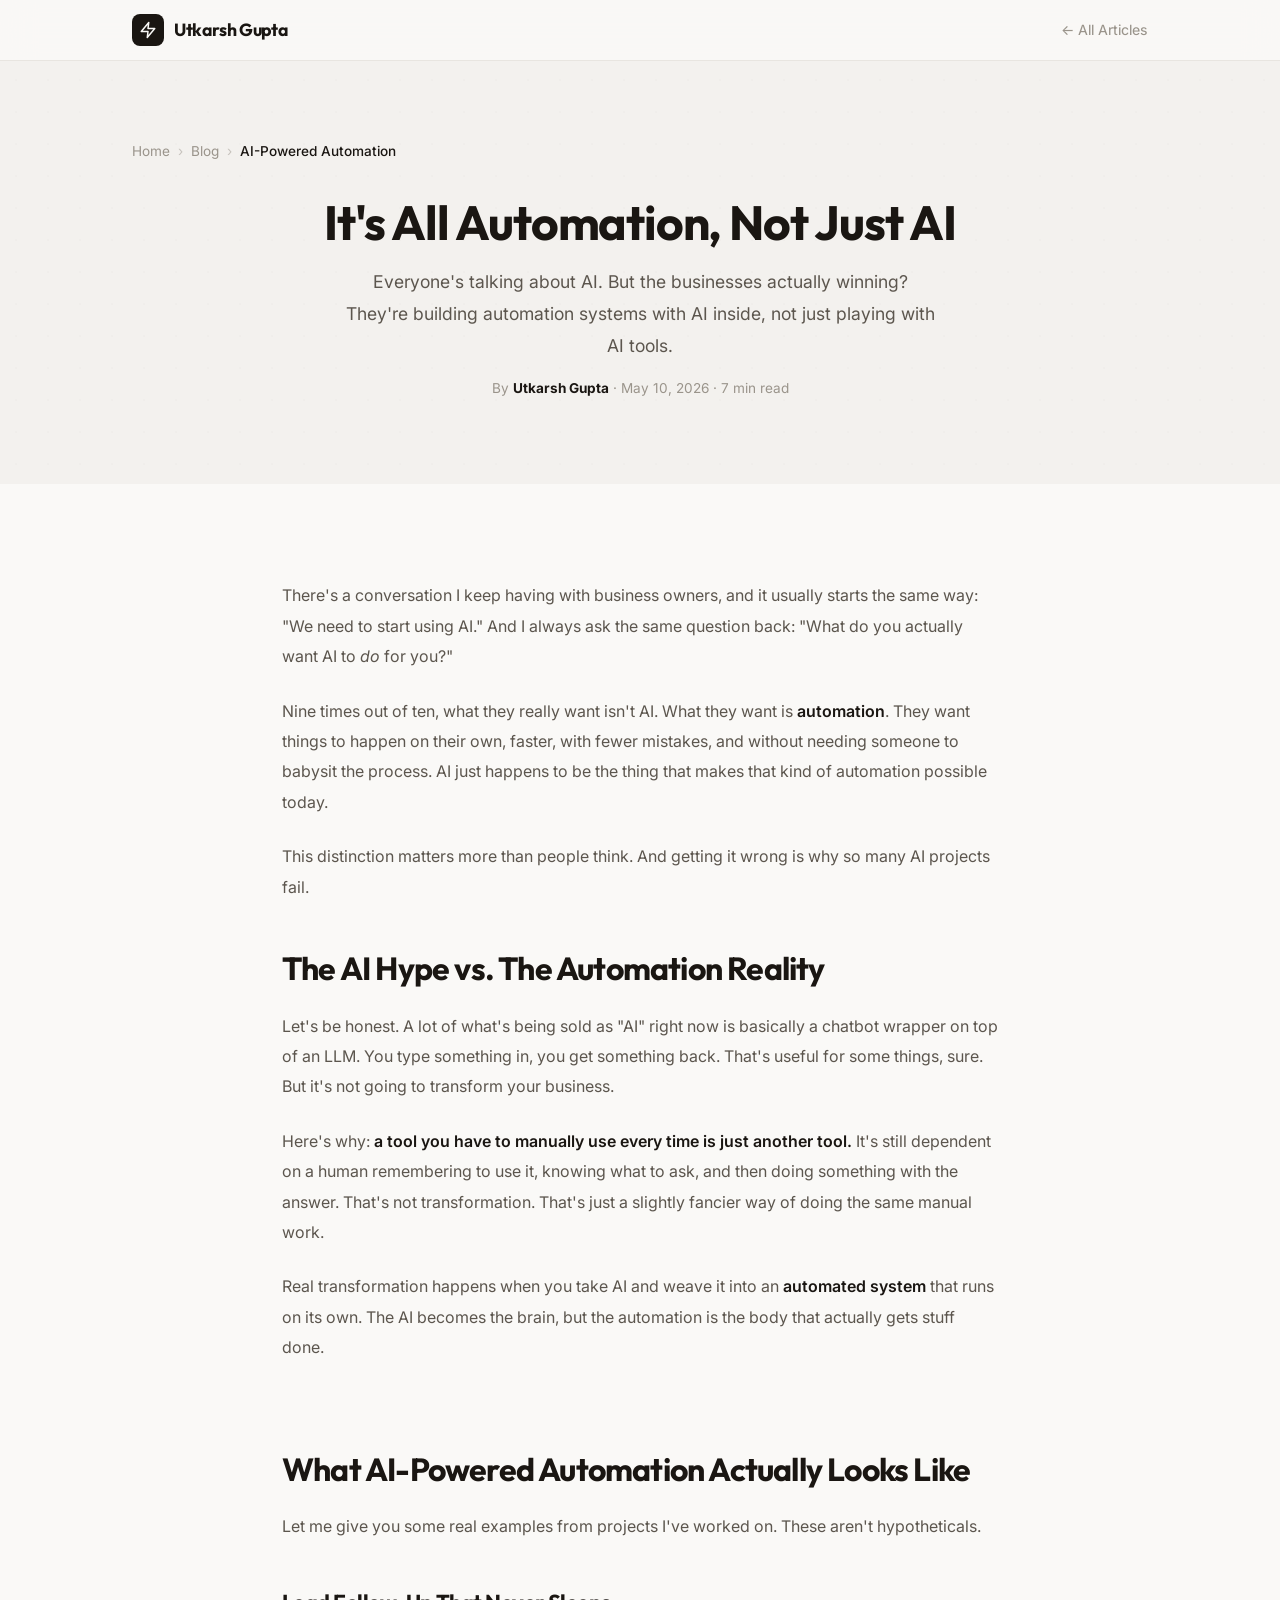
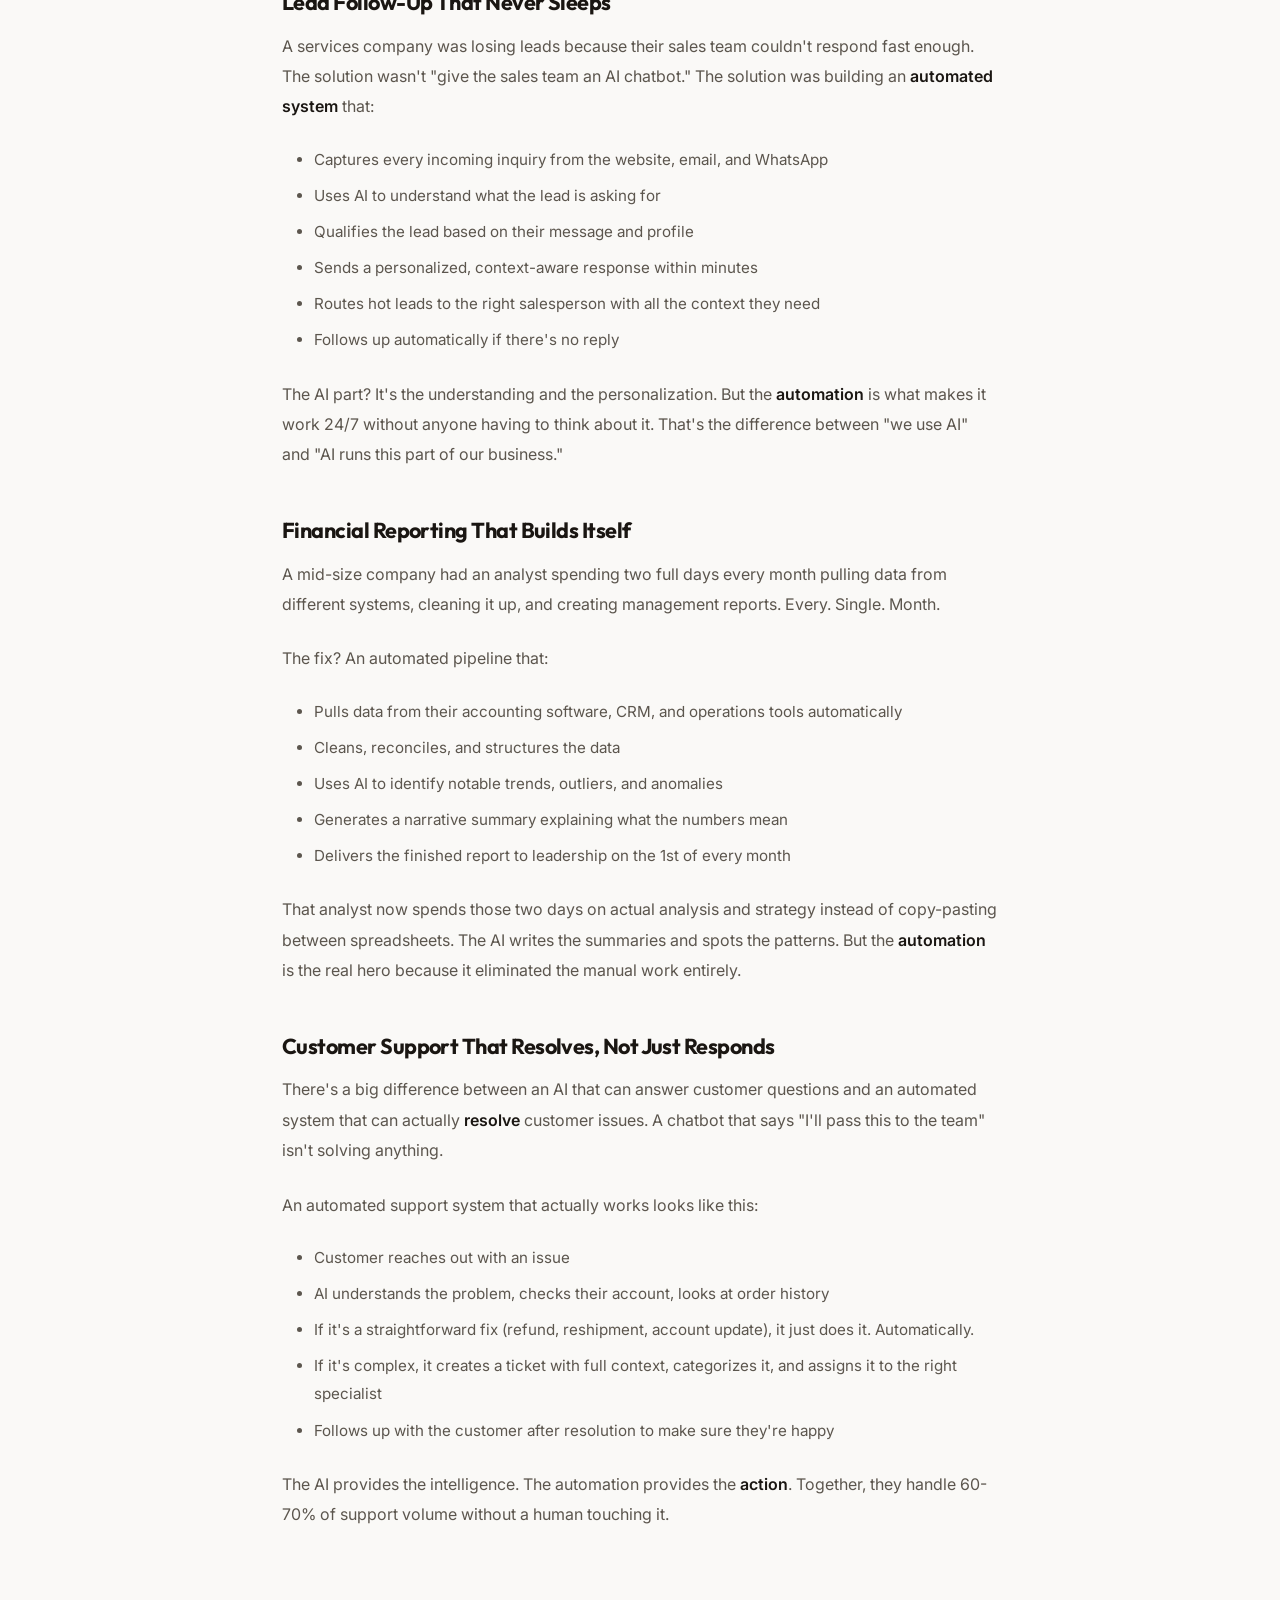
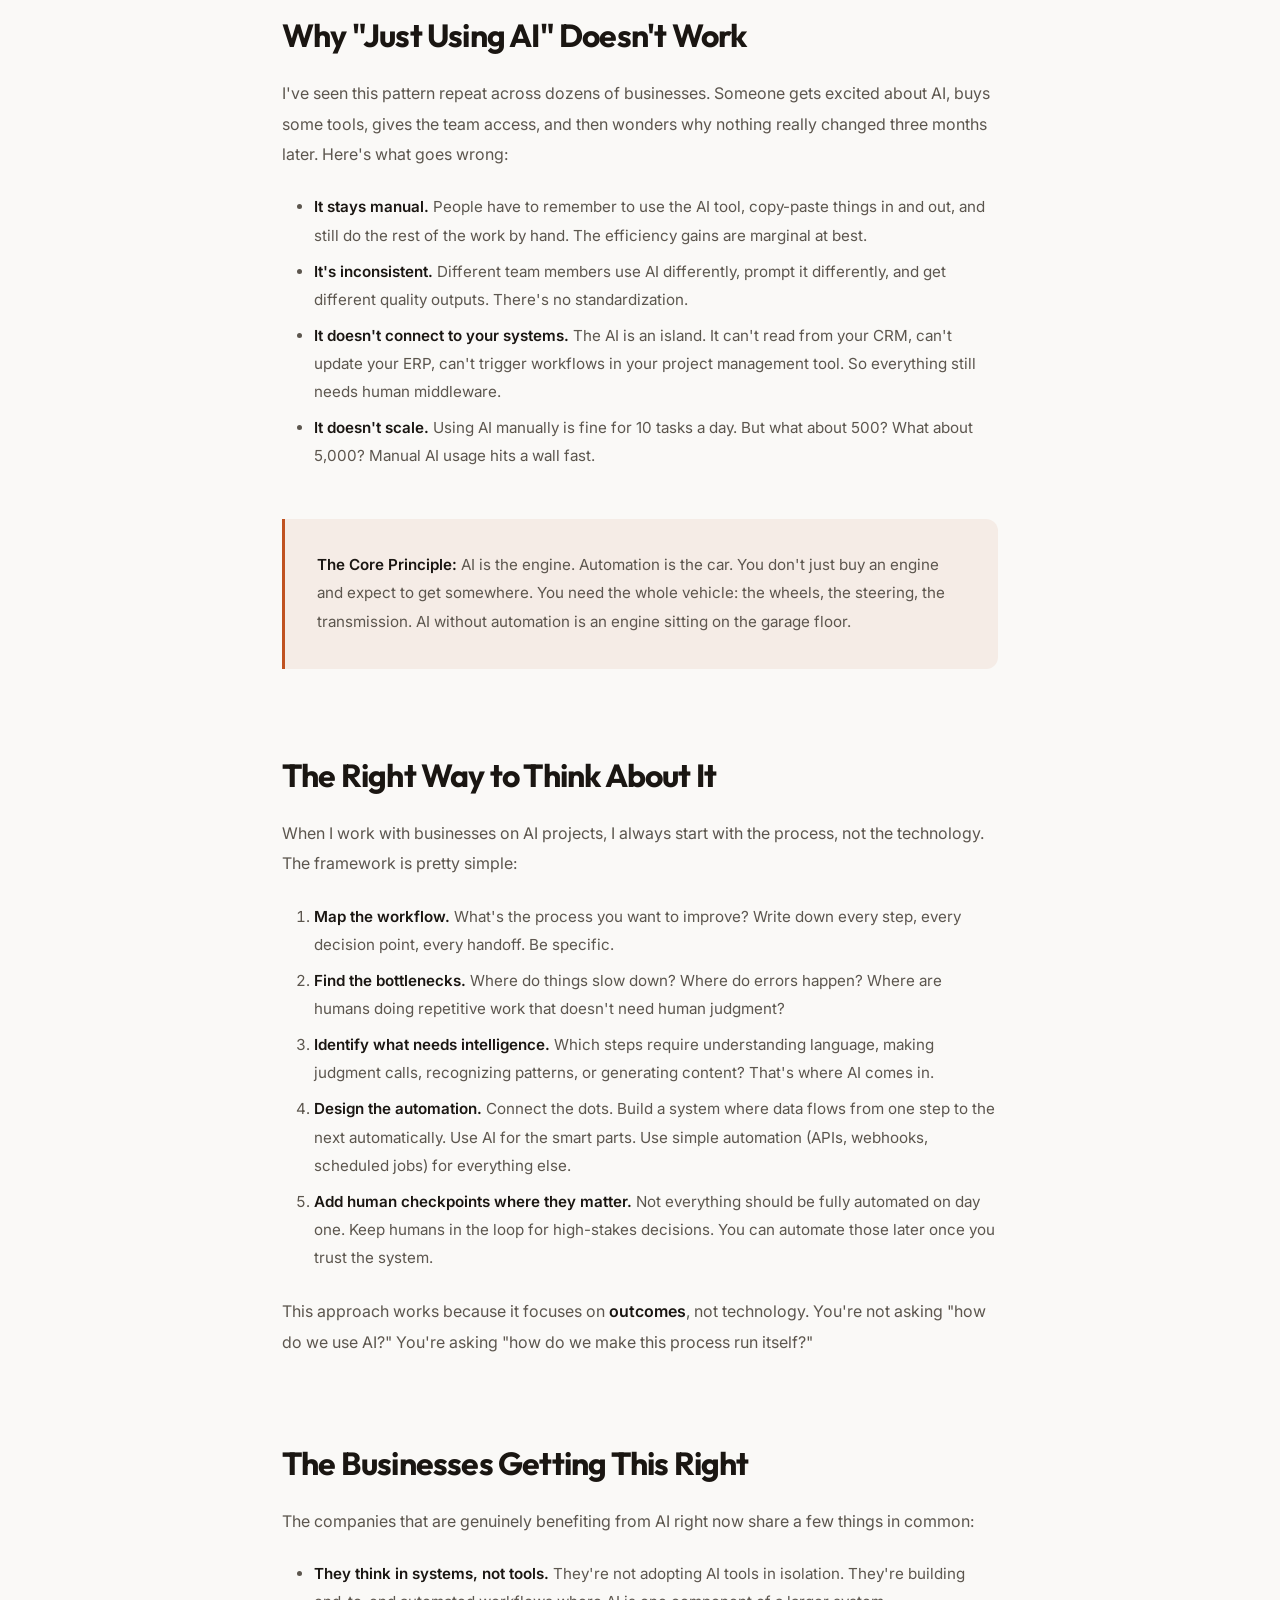
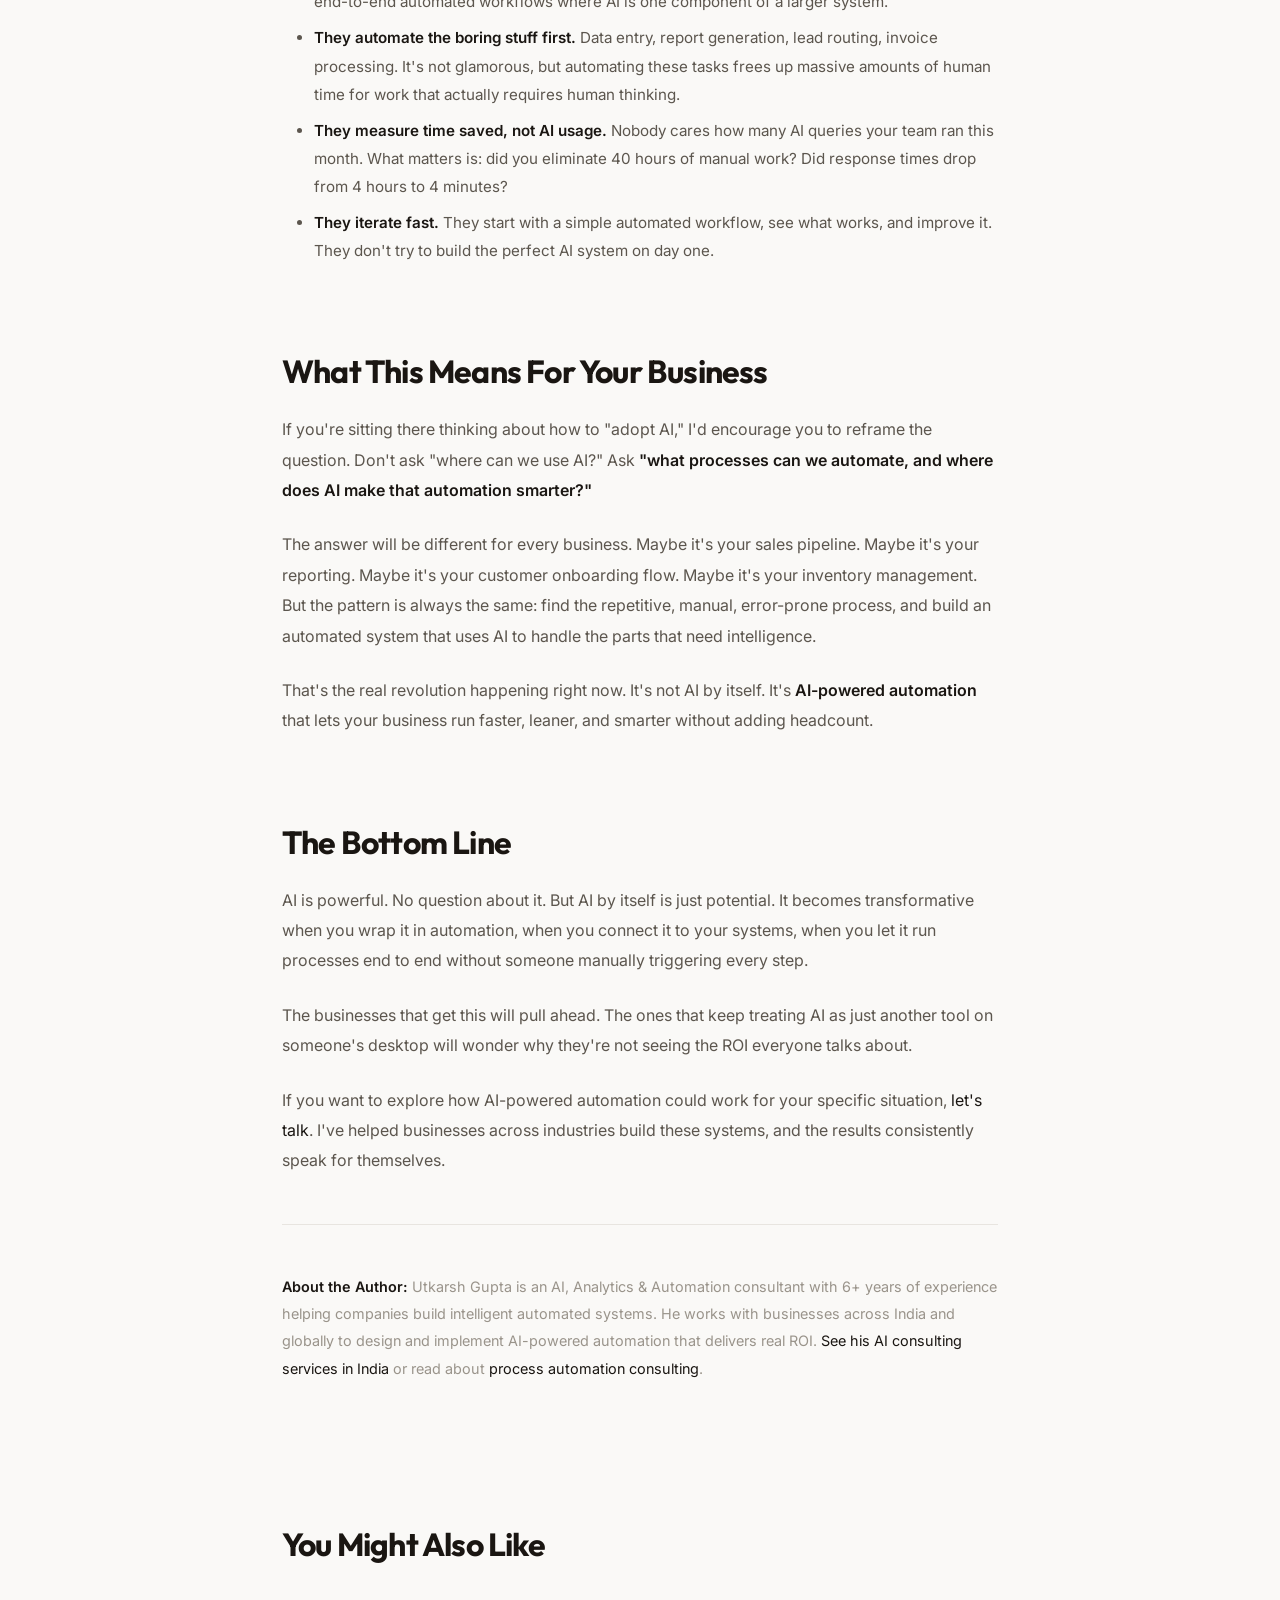
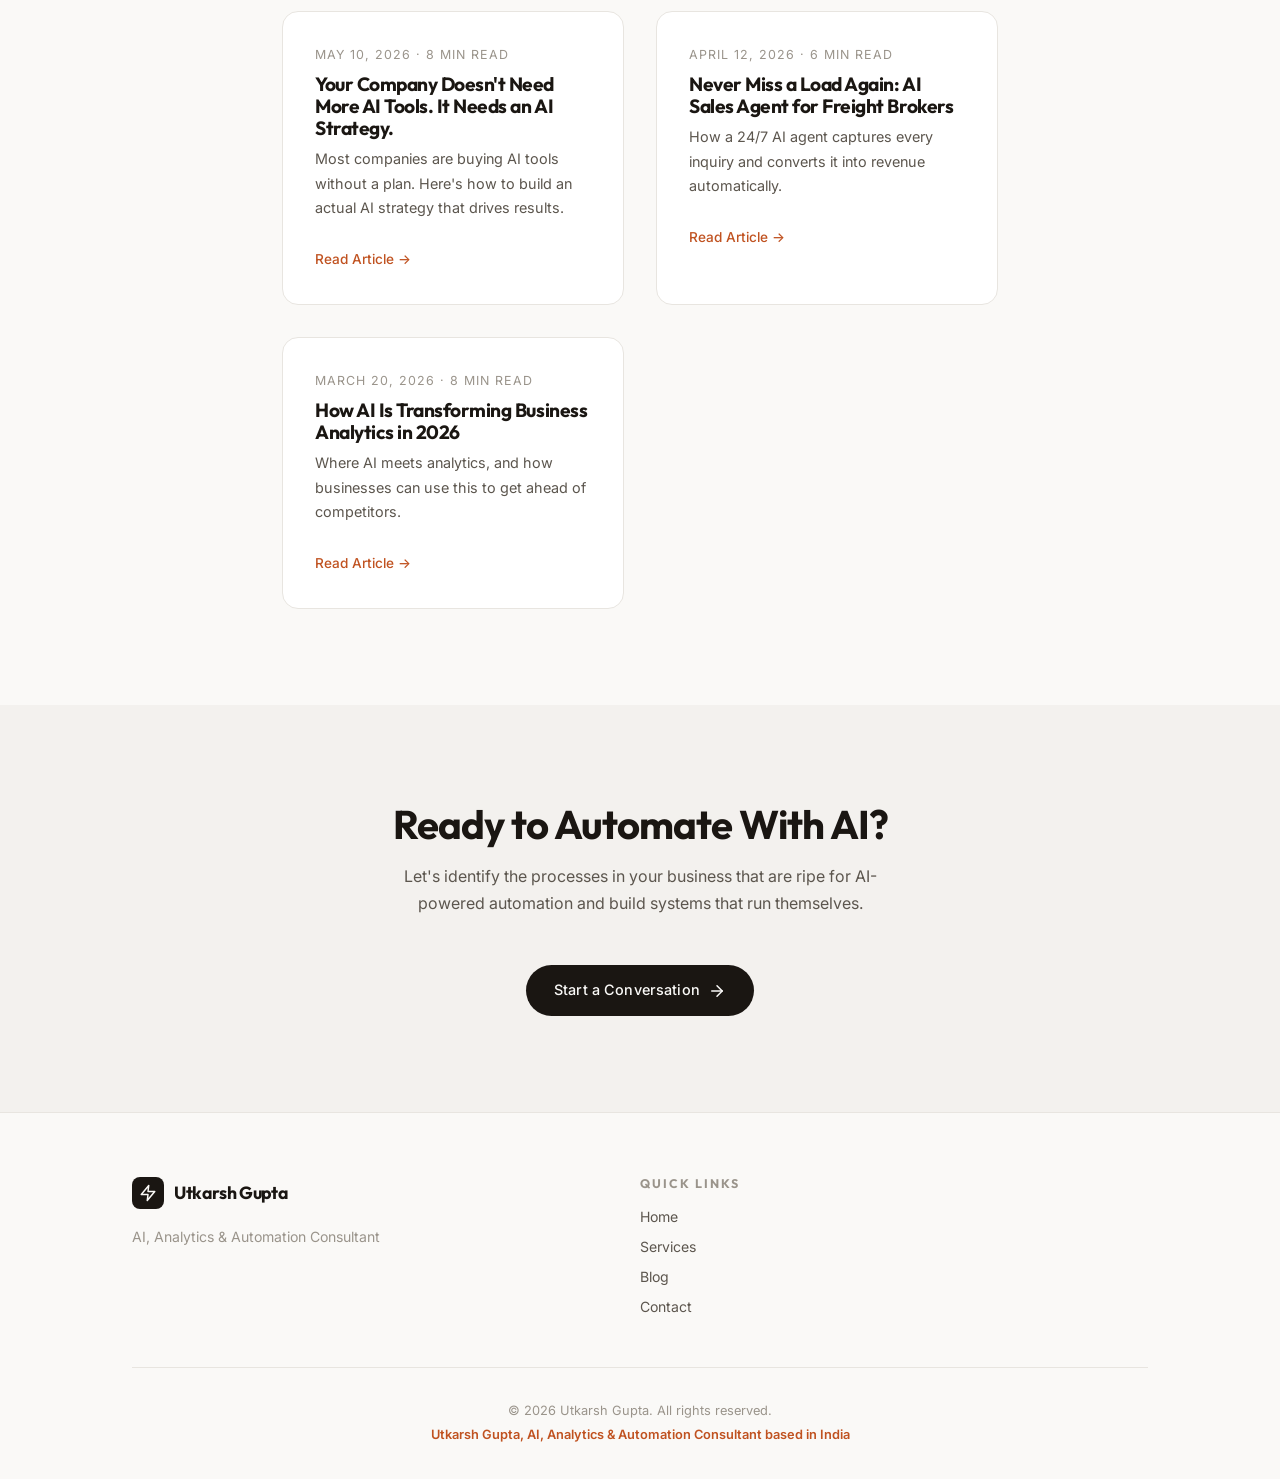
<file: blog/ai-powered-automation-not-just-ai.html>
<!DOCTYPE html>
<html lang="en" dir="ltr">

<head>
    <meta charset="UTF-8">
    <meta name="viewport" content="width=device-width, initial-scale=1.0">

    <!-- SEO Meta Tags -->
    <title>It's All Automation, Not Just AI: The Real Revolution | Utkarsh Gupta</title>
    <meta name="description"
        content="Everyone's talking about AI, but the real value comes from automation powered by AI. Here's why the smartest companies are building automated systems, not just using AI tools.">
    <meta name="keywords"
        content="AI automation, AI powered automation, automation vs AI, intelligent automation, business process automation, AI for business, automation strategy, AI integration">
    <meta name="author" content="Utkarsh Gupta">
    <meta name="robots" content="index, follow, max-image-preview:large, max-snippet:-1">
    <link rel="canonical" href="https://utkarshgupta.com/blog/ai-powered-automation-not-just-ai.html">

    <!-- Open Graph -->
    <meta property="og:type" content="article">
    <meta property="og:url" content="https://utkarshgupta.com/blog/ai-powered-automation-not-just-ai.html">
    <meta property="og:title" content="It's All Automation, Not Just AI: The Real Revolution">
    <meta property="og:description" content="The real AI value isn't in chatbots. It's in automation. Here's why businesses that get this right are pulling ahead.">
    <meta property="og:image" content="https://utkarshgupta.com/images/og-image.png">
    <meta property="article:published_time" content="2026-05-10">
    <meta property="article:modified_time" content="2026-09-29">
    <meta property="article:author" content="Utkarsh Gupta">
    <meta property="article:section" content="Automation">
    <meta property="article:tag" content="AI Automation">
    <meta property="article:tag" content="Intelligent Automation">
    <meta property="article:tag" content="Business Process Automation">

    <!-- Twitter -->
    <meta name="twitter:card" content="summary_large_image">
    <meta name="twitter:title" content="It's All Automation, Not Just AI: The Real Revolution">
    <meta name="twitter:description" content="Everyone's talking about AI. But the real revolution? It's automation powered by AI.">

    <!-- Favicon -->
    <link rel="icon" type="image/svg+xml"
        href="data:image/svg+xml,<svg xmlns='http://www.w3.org/2000/svg' viewBox='0 0 100 100'><text y='.9em' font-size='90'>⚡</text></svg>">

    <!-- Fonts -->
    <link rel="preconnect" href="https://fonts.googleapis.com">
    <link rel="preconnect" href="https://fonts.gstatic.com" crossorigin>
    <link href="https://fonts.googleapis.com/css2?family=Inter:wght@300;400;500;600;700&family=Outfit:wght@500;600;700;800&display=swap" rel="stylesheet">

    <!-- Structured Data -->
    <script type="application/ld+json">
    {
      "@context": "https://schema.org",
      "@type": "Article",
      "headline": "It's All Automation, Not Just AI: The Real Revolution",
      "description": "The real AI revolution isn't about using AI tools. It's about building intelligent automation systems that run your business processes end to end, with AI as the brain behind them.",
      "author": {
        "@type": "Person",
        "name": "Utkarsh Gupta",
        "url": "https://utkarshgupta.com/"
      },
      "publisher": {
        "@type": "Person",
        "name": "Utkarsh Gupta"
      },
      "datePublished": "2026-05-10",
      "dateModified": "2026-09-29",
      "url": "https://utkarshgupta.com/blog/ai-powered-automation-not-just-ai.html",
      "mainEntityOfPage": "https://utkarshgupta.com/blog/ai-powered-automation-not-just-ai.html",
      "image": "https://utkarshgupta.com/images/og-image.png",
      "keywords": ["AI automation", "intelligent automation", "business process automation", "AI strategy", "automation vs AI"]
    }
    </script>

    <script type="application/ld+json">
    {
      "@context": "https://schema.org",
      "@type": "BreadcrumbList",
      "itemListElement": [
        {"@type": "ListItem", "position": 1, "name": "Home", "item": "https://utkarshgupta.com/"},
        {"@type": "ListItem", "position": 2, "name": "Blog", "item": "https://utkarshgupta.com/blog/"},
        {"@type": "ListItem", "position": 3, "name": "AI-Powered Automation", "item": "https://utkarshgupta.com/blog/ai-powered-automation-not-just-ai.html"}
      ]
    }
    </script>

    <!-- Stylesheets -->
    <link rel="stylesheet" href="../styles.css">
    <link rel="stylesheet" href="../page-styles.css">

    <!-- Google Analytics -->
    <script async src="https://www.googletagmanager.com/gtag/js?id=G-N578PJ8HFR"></script>
    <script>
        window.dataLayer = window.dataLayer || [];
        function gtag() { dataLayer.push(arguments); }
        gtag('js', new Date());
        gtag('config', 'G-N578PJ8HFR');
    </script>
</head>

<body>
    <!-- Navigation -->
    <nav class="inner-nav">
        <div class="container nav-container">
            <a href="../" class="logo">
                <span class="logo-icon">
                    <svg viewBox="0 0 24 24" fill="none" stroke="currentColor" stroke-width="2" stroke-linecap="round"
                        stroke-linejoin="round">
                        <polygon points="13 2 3 14 12 14 11 22 21 10 12 10 13 2"></polygon>
                    </svg>
                </span>
                <span class="logo-text">Utkarsh Gupta</span>
            </a>
            <a href="./" class="back-link">← All Articles</a>
        </div>
    </nav>

    <!-- Page Header -->
    <header class="page-header">
        <div class="container">
            <div class="breadcrumbs">
                <a href="../">Home</a>
                <span class="separator">›</span>
                <a href="./">Blog</a>
                <span class="separator">›</span>
                <span class="current">AI-Powered Automation</span>
            </div>
            <h1>It's All <span class="highlight">Automation</span>, Not Just AI</h1>
            <p class="page-subtitle">Everyone's talking about AI. But the businesses actually winning? They're building automation systems with AI inside, not just playing with AI tools.</p>
            <p style="font-size: 0.85rem; color: var(--text-muted); margin-top: 1rem;">By <strong style="color: var(--text-primary);">Utkarsh Gupta</strong> · <time datetime="2026-05-10">May 10, 2026</time> · 7 min read</p>
        </div>
    </header>

    <!-- Article -->
    <article class="article-content">
        <div class="container">

            <p>There's a conversation I keep having with business owners, and it usually starts the same way: "We need to start using AI." And I always ask the same question back: "What do you actually want AI to <em>do</em> for you?"</p>
            <p>Nine times out of ten, what they really want isn't AI. What they want is <strong>automation</strong>. They want things to happen on their own, faster, with fewer mistakes, and without needing someone to babysit the process. AI just happens to be the thing that makes that kind of automation possible today.</p>
            <p>This distinction matters more than people think. And getting it wrong is why so many AI projects fail.</p>

            <h2>The AI Hype vs. The Automation Reality</h2>
            <p>Let's be honest. A lot of what's being sold as "AI" right now is basically a chatbot wrapper on top of an LLM. You type something in, you get something back. That's useful for some things, sure. But it's not going to transform your business.</p>
            <p>Here's why: <strong>a tool you have to manually use every time is just another tool.</strong> It's still dependent on a human remembering to use it, knowing what to ask, and then doing something with the answer. That's not transformation. That's just a slightly fancier way of doing the same manual work.</p>
            <p>Real transformation happens when you take AI and weave it into an <strong>automated system</strong> that runs on its own. The AI becomes the brain, but the automation is the body that actually gets stuff done.</p>

            <h2>What AI-Powered Automation Actually Looks Like</h2>
            <p>Let me give you some real examples from projects I've worked on. These aren't hypotheticals.</p>

            <h3>Lead Follow-Up That Never Sleeps</h3>
            <p>A services company was losing leads because their sales team couldn't respond fast enough. The solution wasn't "give the sales team an AI chatbot." The solution was building an <strong>automated system</strong> that:</p>
            <ul>
                <li>Captures every incoming inquiry from the website, email, and WhatsApp</li>
                <li>Uses AI to understand what the lead is asking for</li>
                <li>Qualifies the lead based on their message and profile</li>
                <li>Sends a personalized, context-aware response within minutes</li>
                <li>Routes hot leads to the right salesperson with all the context they need</li>
                <li>Follows up automatically if there's no reply</li>
            </ul>
            <p>The AI part? It's the understanding and the personalization. But the <strong>automation</strong> is what makes it work 24/7 without anyone having to think about it. That's the difference between "we use AI" and "AI runs this part of our business."</p>

            <h3>Financial Reporting That Builds Itself</h3>
            <p>A mid-size company had an analyst spending two full days every month pulling data from different systems, cleaning it up, and creating management reports. Every. Single. Month.</p>
            <p>The fix? An automated pipeline that:</p>
            <ul>
                <li>Pulls data from their accounting software, CRM, and operations tools automatically</li>
                <li>Cleans, reconciles, and structures the data</li>
                <li>Uses AI to identify notable trends, outliers, and anomalies</li>
                <li>Generates a narrative summary explaining what the numbers mean</li>
                <li>Delivers the finished report to leadership on the 1st of every month</li>
            </ul>
            <p>That analyst now spends those two days on actual analysis and strategy instead of copy-pasting between spreadsheets. The AI writes the summaries and spots the patterns. But the <strong>automation</strong> is the real hero because it eliminated the manual work entirely.</p>

            <h3>Customer Support That Resolves, Not Just Responds</h3>
            <p>There's a big difference between an AI that can answer customer questions and an automated system that can actually <strong>resolve</strong> customer issues. A chatbot that says "I'll pass this to the team" isn't solving anything.</p>
            <p>An automated support system that actually works looks like this:</p>
            <ul>
                <li>Customer reaches out with an issue</li>
                <li>AI understands the problem, checks their account, looks at order history</li>
                <li>If it's a straightforward fix (refund, reshipment, account update), it just does it. Automatically.</li>
                <li>If it's complex, it creates a ticket with full context, categorizes it, and assigns it to the right specialist</li>
                <li>Follows up with the customer after resolution to make sure they're happy</li>
            </ul>
            <p>The AI provides the intelligence. The automation provides the <strong>action</strong>. Together, they handle 60-70% of support volume without a human touching it.</p>

            <h2>Why "Just Using AI" Doesn't Work</h2>
            <p>I've seen this pattern repeat across dozens of businesses. Someone gets excited about AI, buys some tools, gives the team access, and then wonders why nothing really changed three months later. Here's what goes wrong:</p>
            <ul>
                <li><strong>It stays manual.</strong> People have to remember to use the AI tool, copy-paste things in and out, and still do the rest of the work by hand. The efficiency gains are marginal at best.</li>
                <li><strong>It's inconsistent.</strong> Different team members use AI differently, prompt it differently, and get different quality outputs. There's no standardization.</li>
                <li><strong>It doesn't connect to your systems.</strong> The AI is an island. It can't read from your CRM, can't update your ERP, can't trigger workflows in your project management tool. So everything still needs human middleware.</li>
                <li><strong>It doesn't scale.</strong> Using AI manually is fine for 10 tasks a day. But what about 500? What about 5,000? Manual AI usage hits a wall fast.</li>
            </ul>

            <div class="highlight-box">
                <p><strong>The Core Principle:</strong> AI is the engine. Automation is the car. You don't just buy an engine and expect to get somewhere. You need the whole vehicle: the wheels, the steering, the transmission. AI without automation is an engine sitting on the garage floor.</p>
            </div>

            <h2>The Right Way to Think About It</h2>
            <p>When I work with businesses on AI projects, I always start with the process, not the technology. The framework is pretty simple:</p>
            <ol>
                <li><strong>Map the workflow.</strong> What's the process you want to improve? Write down every step, every decision point, every handoff. Be specific.</li>
                <li><strong>Find the bottlenecks.</strong> Where do things slow down? Where do errors happen? Where are humans doing repetitive work that doesn't need human judgment?</li>
                <li><strong>Identify what needs intelligence.</strong> Which steps require understanding language, making judgment calls, recognizing patterns, or generating content? That's where AI comes in.</li>
                <li><strong>Design the automation.</strong> Connect the dots. Build a system where data flows from one step to the next automatically. Use AI for the smart parts. Use simple automation (APIs, webhooks, scheduled jobs) for everything else.</li>
                <li><strong>Add human checkpoints where they matter.</strong> Not everything should be fully automated on day one. Keep humans in the loop for high-stakes decisions. You can automate those later once you trust the system.</li>
            </ol>
            <p>This approach works because it focuses on <strong>outcomes</strong>, not technology. You're not asking "how do we use AI?" You're asking "how do we make this process run itself?"</p>

            <h2>The Businesses Getting This Right</h2>
            <p>The companies that are genuinely benefiting from AI right now share a few things in common:</p>
            <ul>
                <li><strong>They think in systems, not tools.</strong> They're not adopting AI tools in isolation. They're building end-to-end automated workflows where AI is one component of a larger system.</li>
                <li><strong>They automate the boring stuff first.</strong> Data entry, report generation, lead routing, invoice processing. It's not glamorous, but automating these tasks frees up massive amounts of human time for work that actually requires human thinking.</li>
                <li><strong>They measure time saved, not AI usage.</strong> Nobody cares how many AI queries your team ran this month. What matters is: did you eliminate 40 hours of manual work? Did response times drop from 4 hours to 4 minutes?</li>
                <li><strong>They iterate fast.</strong> They start with a simple automated workflow, see what works, and improve it. They don't try to build the perfect AI system on day one.</li>
            </ul>

            <h2>What This Means For Your Business</h2>
            <p>If you're sitting there thinking about how to "adopt AI," I'd encourage you to reframe the question. Don't ask "where can we use AI?" Ask <strong>"what processes can we automate, and where does AI make that automation smarter?"</strong></p>
            <p>The answer will be different for every business. Maybe it's your sales pipeline. Maybe it's your reporting. Maybe it's your customer onboarding flow. Maybe it's your inventory management. But the pattern is always the same: find the repetitive, manual, error-prone process, and build an automated system that uses AI to handle the parts that need intelligence.</p>
            <p>That's the real revolution happening right now. It's not AI by itself. It's <strong>AI-powered automation</strong> that lets your business run faster, leaner, and smarter without adding headcount.</p>

            <h2>The Bottom Line</h2>
            <p>AI is powerful. No question about it. But AI by itself is just potential. It becomes transformative when you wrap it in automation, when you connect it to your systems, when you let it run processes end to end without someone manually triggering every step.</p>
            <p>The businesses that get this will pull ahead. The ones that keep treating AI as just another tool on someone's desktop will wonder why they're not seeing the ROI everyone talks about.</p>
            <p>If you want to explore how AI-powered automation could work for your specific situation, <a href="../#contact">let's talk</a>. I've helped businesses across industries build these systems, and the results consistently speak for themselves.</p>

            <hr style="margin: 3rem 0; border: none; border-top: 1px solid var(--border-color);">
            <p style="font-size: 0.9rem; color: var(--text-muted);"><strong style="color: var(--text-primary);">About the Author:</strong> Utkarsh Gupta is an AI, Analytics & Automation consultant with 6+ years of experience helping companies build intelligent automated systems. He works with businesses across India and globally to design and implement AI-powered automation that delivers real ROI. <a href="../services/ai-consulting.html">See his AI consulting services in India</a> or read about <a href="process-automation-consulting-guide.html">process automation consulting</a>.</p>
        </div>
    </article>

    <!-- Related Articles -->
    <section class="article-content" style="padding-top: 0;">
        <div class="container">
            <h2 style="margin-bottom: 1.5rem;">You Might Also Like</h2>
            <div class="blog-grid" style="max-width: 100%;">
                <a href="ai-strategy-for-business.html" class="blog-card">
                    <div class="blog-card-content">
                        <div class="blog-card-meta">May 10, 2026 · 8 min read</div>
                        <h3>Your Company Doesn't Need More AI Tools. It Needs an AI Strategy.</h3>
                        <p>Most companies are buying AI tools without a plan. Here's how to build an actual AI strategy that drives results.</p>
                        <span class="blog-card-link">Read Article →</span>
                    </div>
                </a>
                <a href="ai-agent-freight-brokers.html" class="blog-card">
                    <div class="blog-card-content">
                        <div class="blog-card-meta">April 12, 2026 · 6 min read</div>
                        <h3>Never Miss a Load Again: AI Sales Agent for Freight Brokers</h3>
                        <p>How a 24/7 AI agent captures every inquiry and converts it into revenue automatically.</p>
                        <span class="blog-card-link">Read Article →</span>
                    </div>
                </a>
                <a href="ai-analytics-business-guide.html" class="blog-card">
                    <div class="blog-card-content">
                        <div class="blog-card-meta">March 20, 2026 · 8 min read</div>
                        <h3>How AI Is Transforming Business Analytics in 2026</h3>
                        <p>Where AI meets analytics, and how businesses can use this to get ahead of competitors.</p>
                        <span class="blog-card-link">Read Article →</span>
                    </div>
                </a>
            </div>
        </div>
    </section>

    <!-- CTA Section -->
    <section class="cta-section">
        <div class="container">
            <h2>Ready to Automate With AI?</h2>
            <p>Let's identify the processes in your business that are ripe for AI-powered automation and build systems that run themselves.</p>
            <a href="../#contact" class="btn btn-primary">
                <span>Start a Conversation</span>
                <svg width="18" height="18" viewBox="0 0 24 24" fill="none" stroke="currentColor" stroke-width="2"
                    stroke-linecap="round" stroke-linejoin="round">
                    <line x1="5" y1="12" x2="19" y2="12"></line>
                    <polyline points="12 5 19 12 12 19"></polyline>
                </svg>
            </a>
        </div>
    </section>

    <!-- Footer -->
    <footer class="footer">
        <div class="container">
            <div class="footer-content">
                <div class="footer-brand">
                    <div class="logo">
                        <span class="logo-icon">
                            <svg viewBox="0 0 24 24" fill="none" stroke="currentColor" stroke-width="2"
                                stroke-linecap="round" stroke-linejoin="round">
                                <polygon points="13 2 3 14 12 14 11 22 21 10 12 10 13 2"></polygon>
                            </svg>
                        </span>
                        <span class="logo-text">Utkarsh Gupta</span>
                    </div>
                    <p class="footer-tagline">AI, Analytics & Automation Consultant</p>
                </div>
                <div class="footer-links">
                    <h4>Quick Links</h4>
                    <a href="../">Home</a>
                    <a href="../#services">Services</a>
                    <a href="./">Blog</a>
                    <a href="../#contact">Contact</a>
                </div>
            </div>
            <div class="footer-bottom">
                <p>&copy; 2026 Utkarsh Gupta. All rights reserved.</p>
                <p class="footer-made">Utkarsh Gupta, AI, Analytics &amp; Automation Consultant based in India</p>
            </div>
        </div>
    </footer>
</body>

</html>
</file>
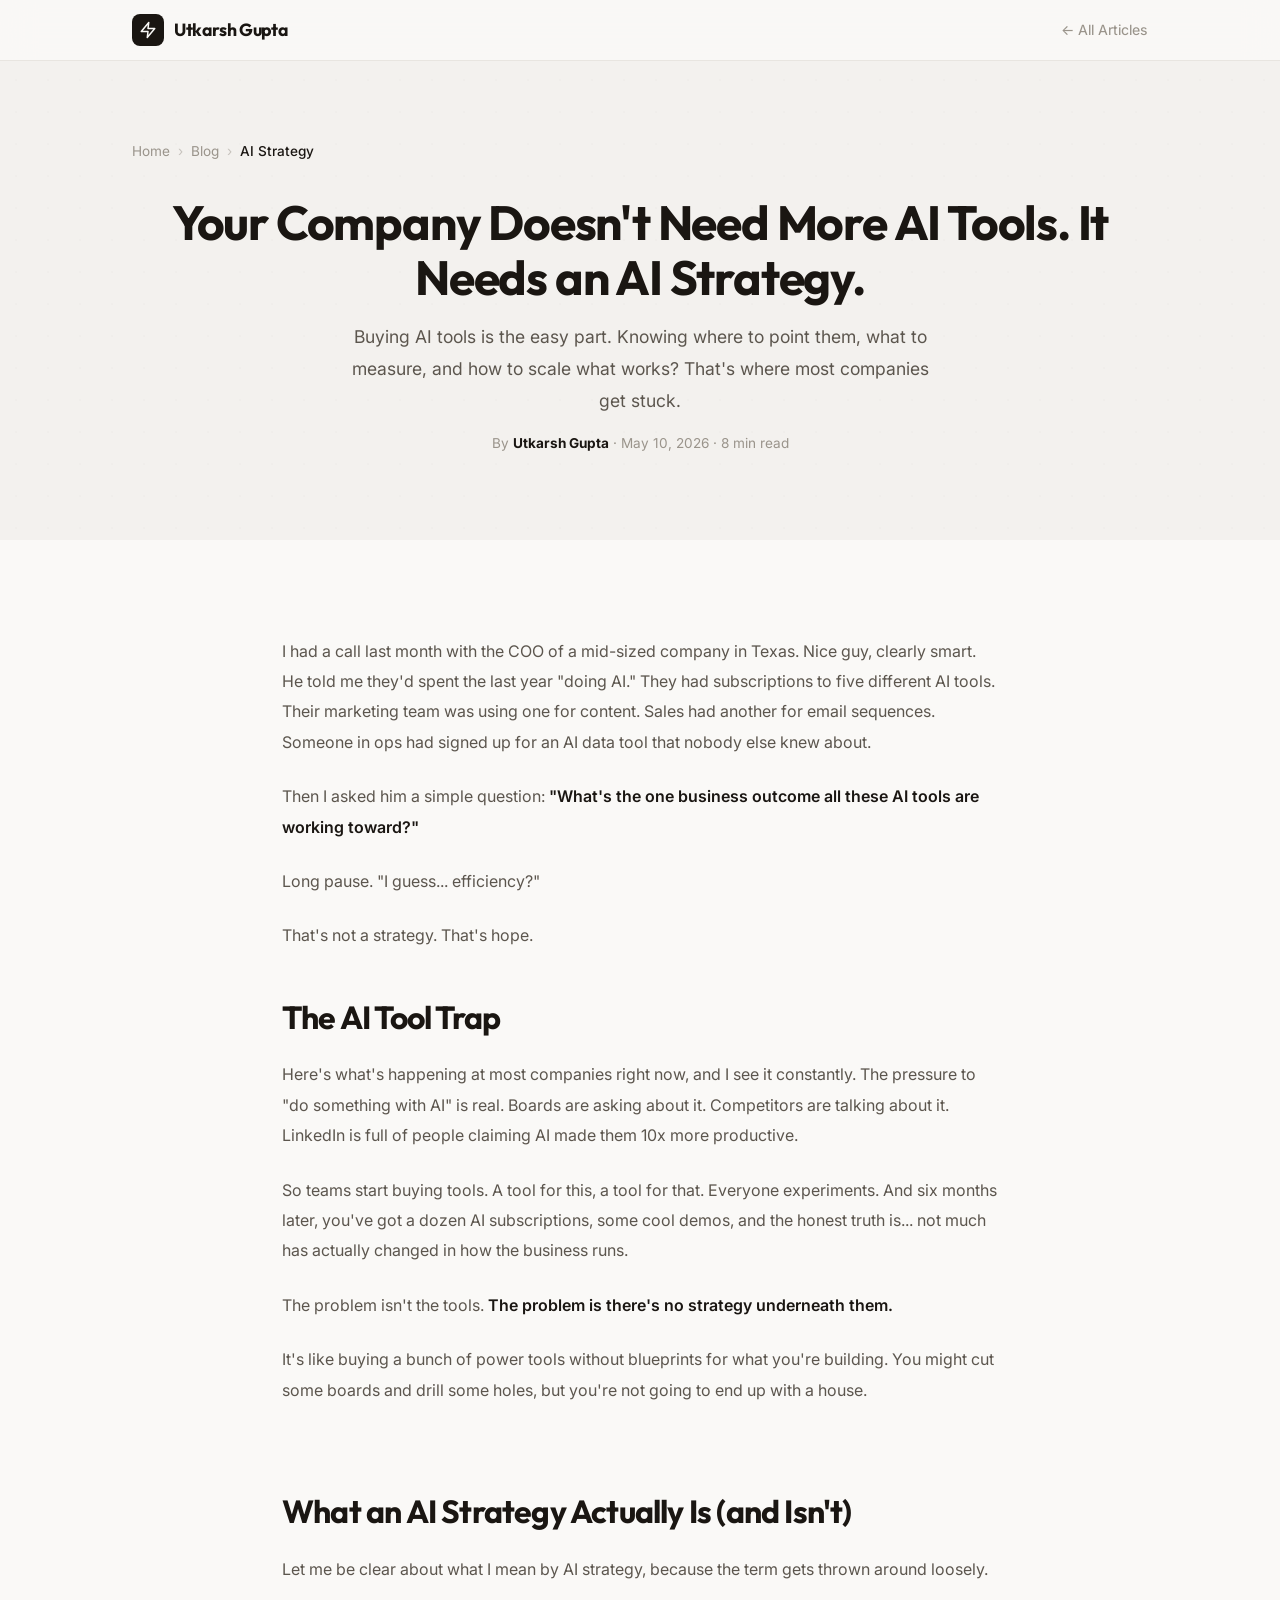
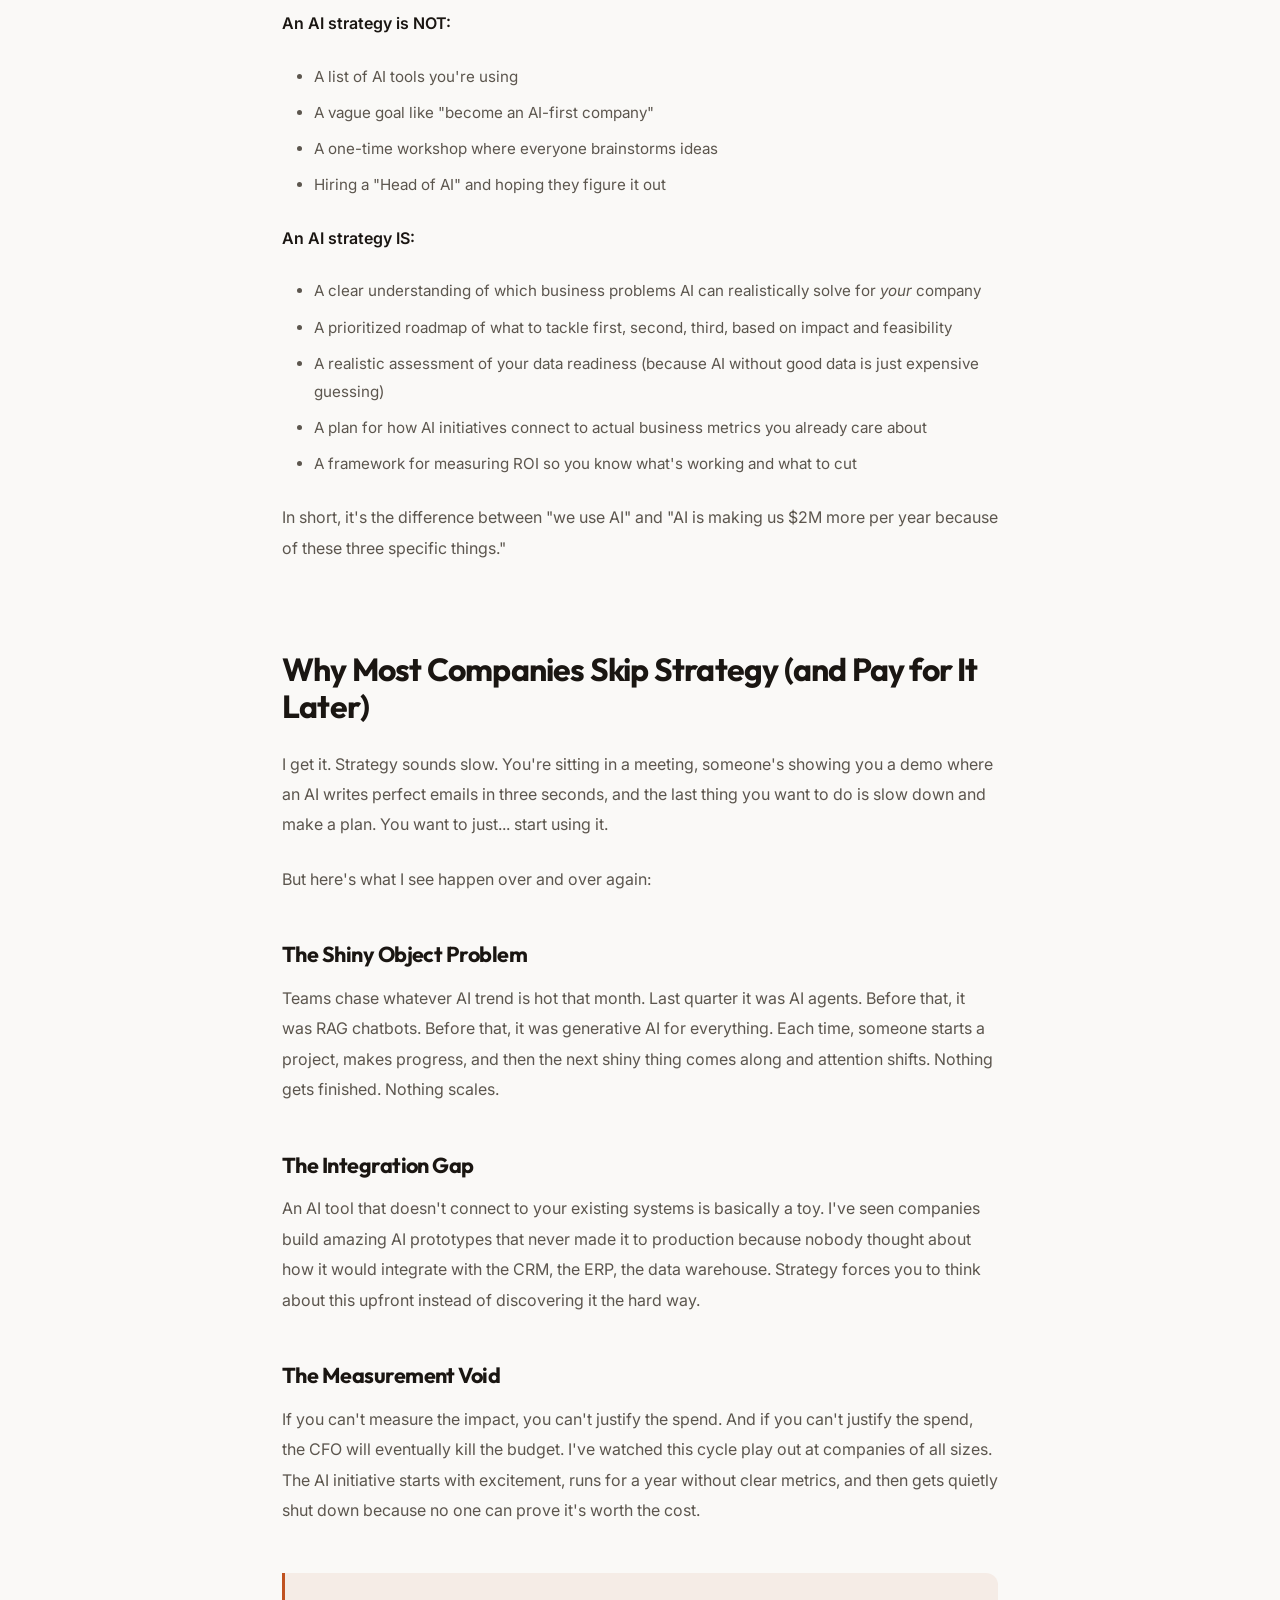
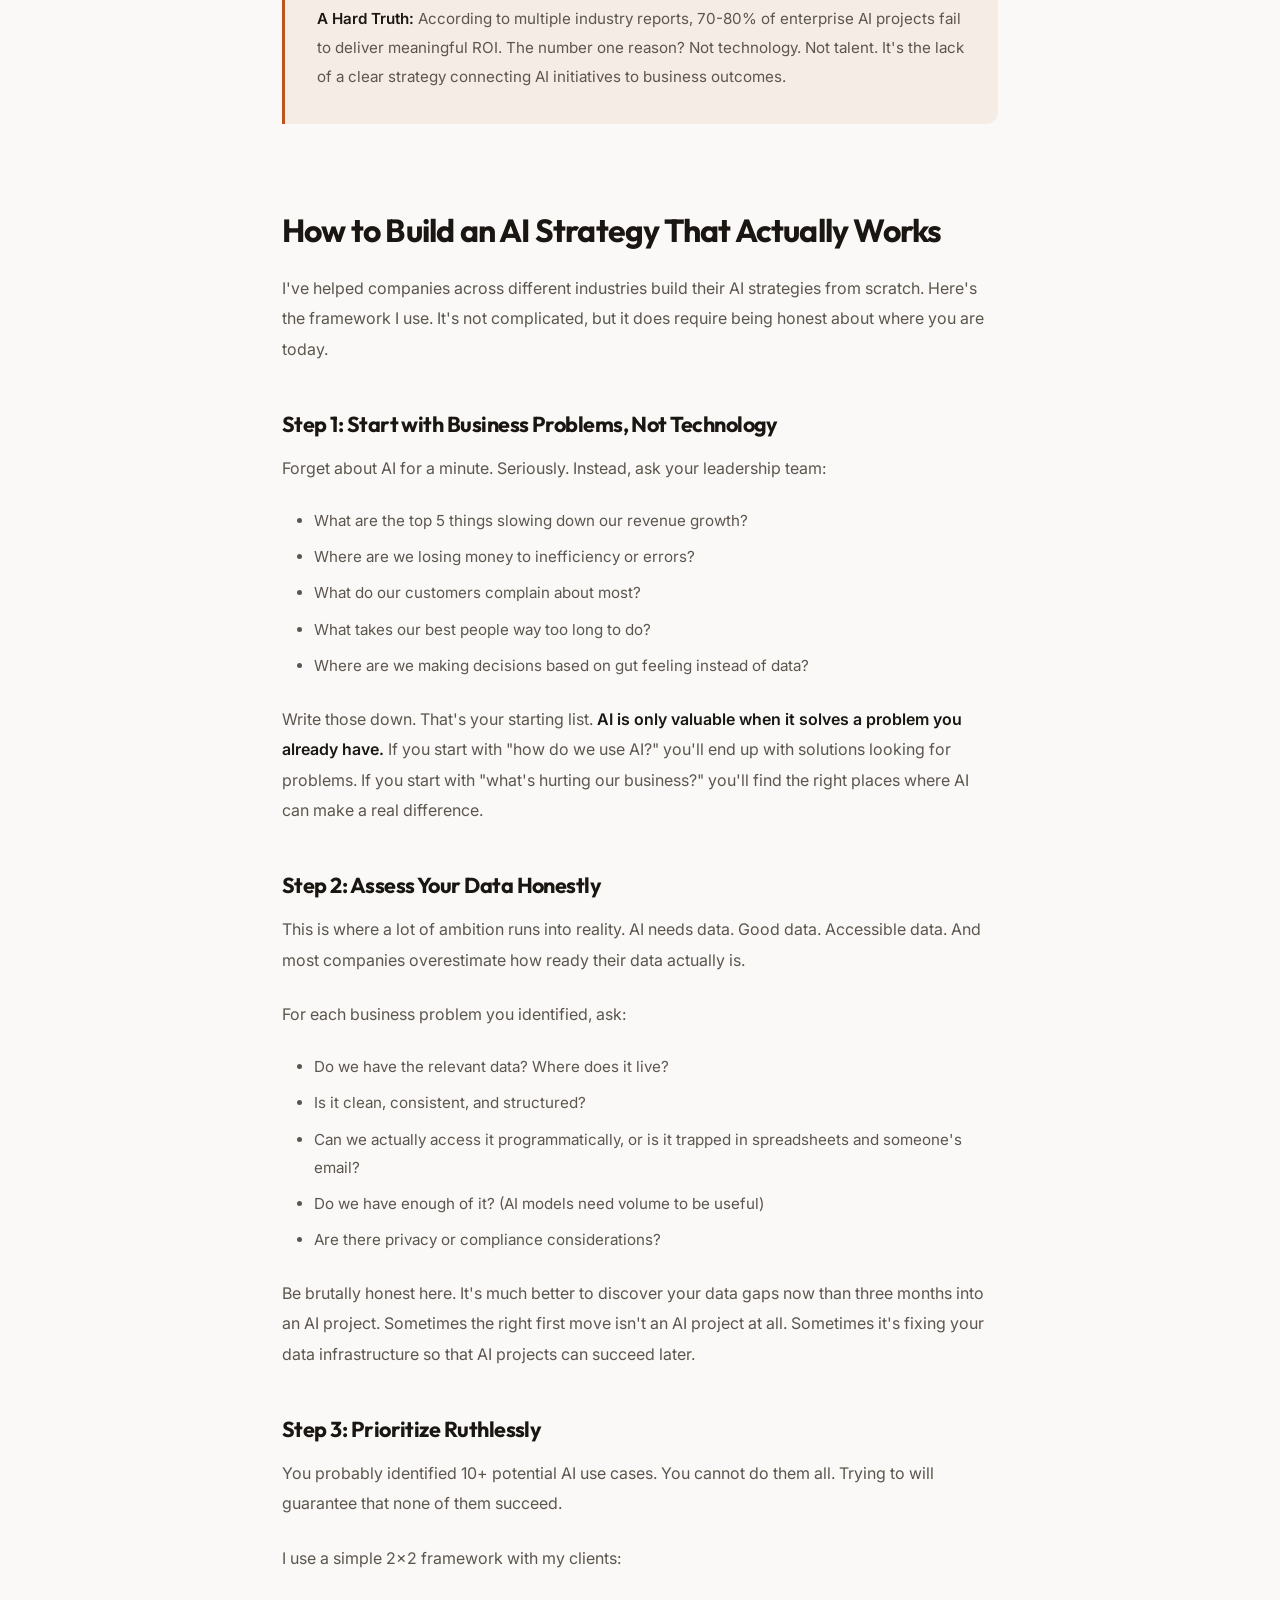
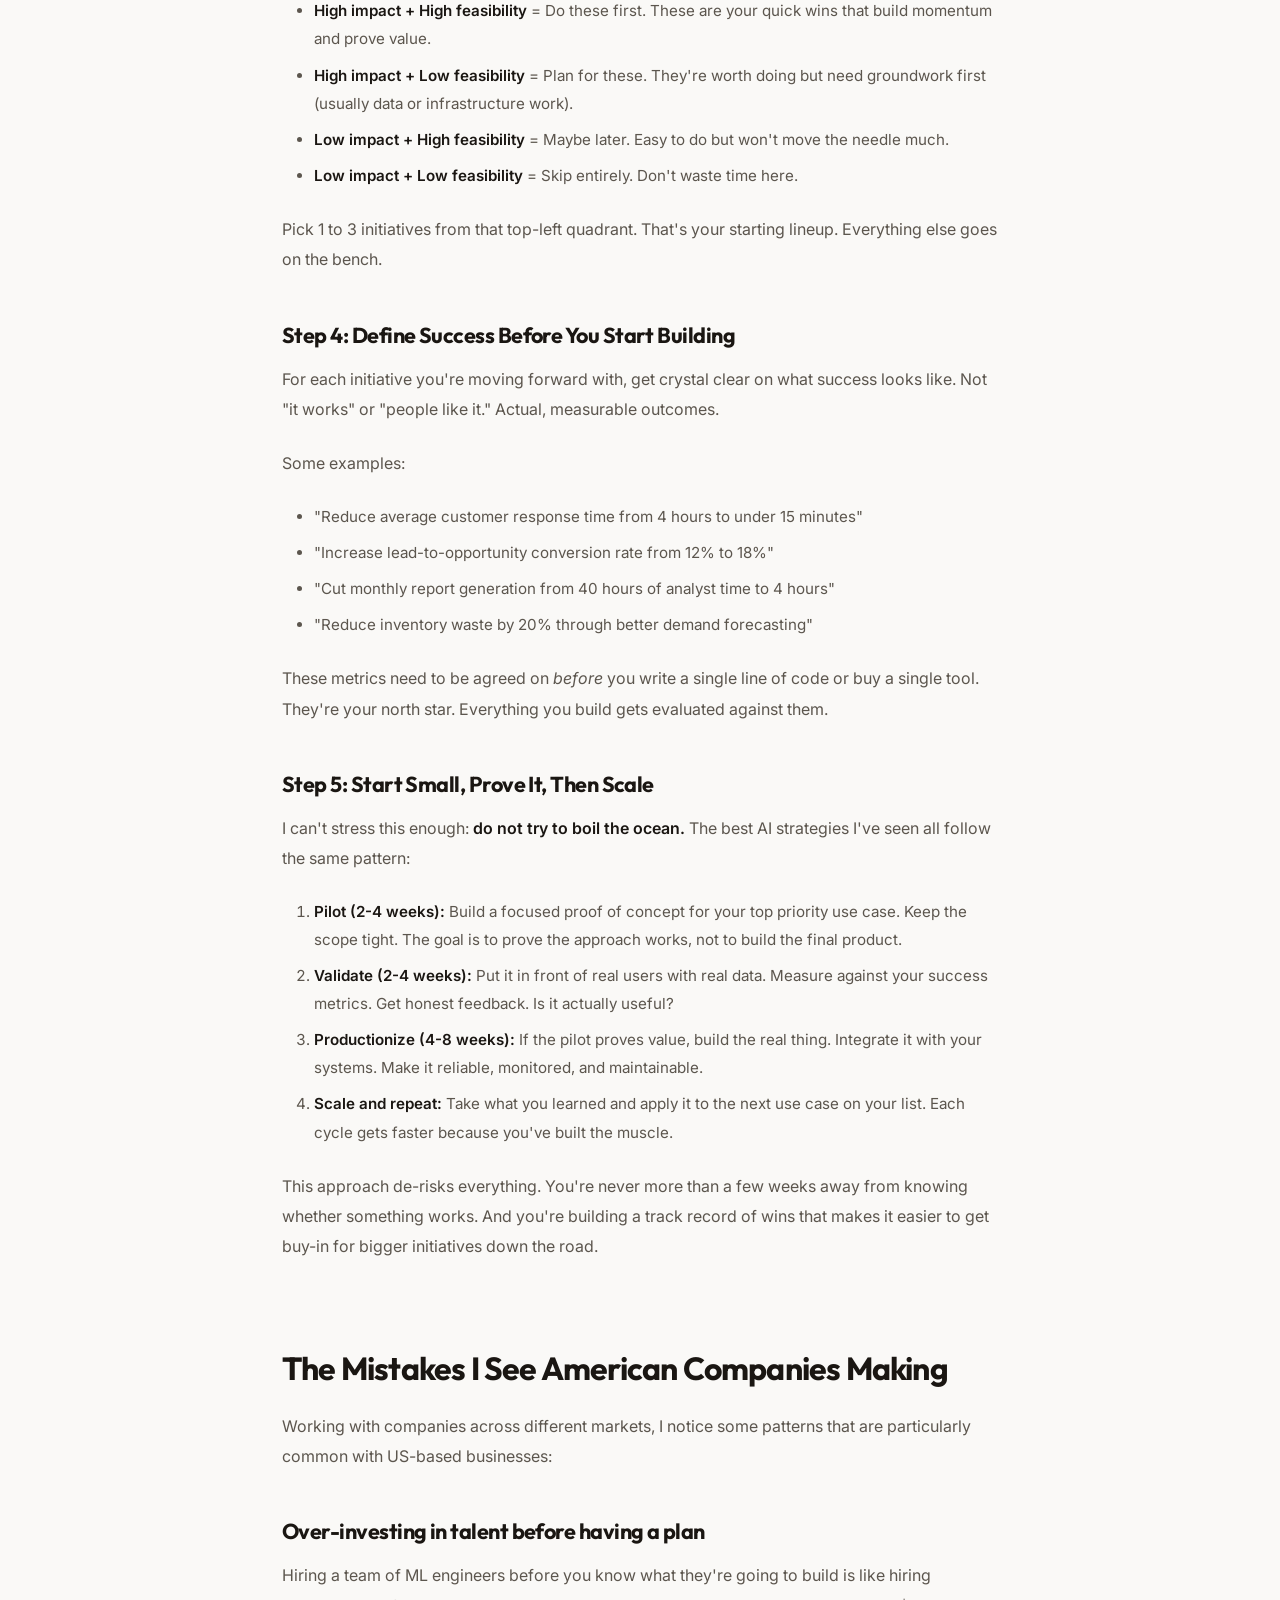
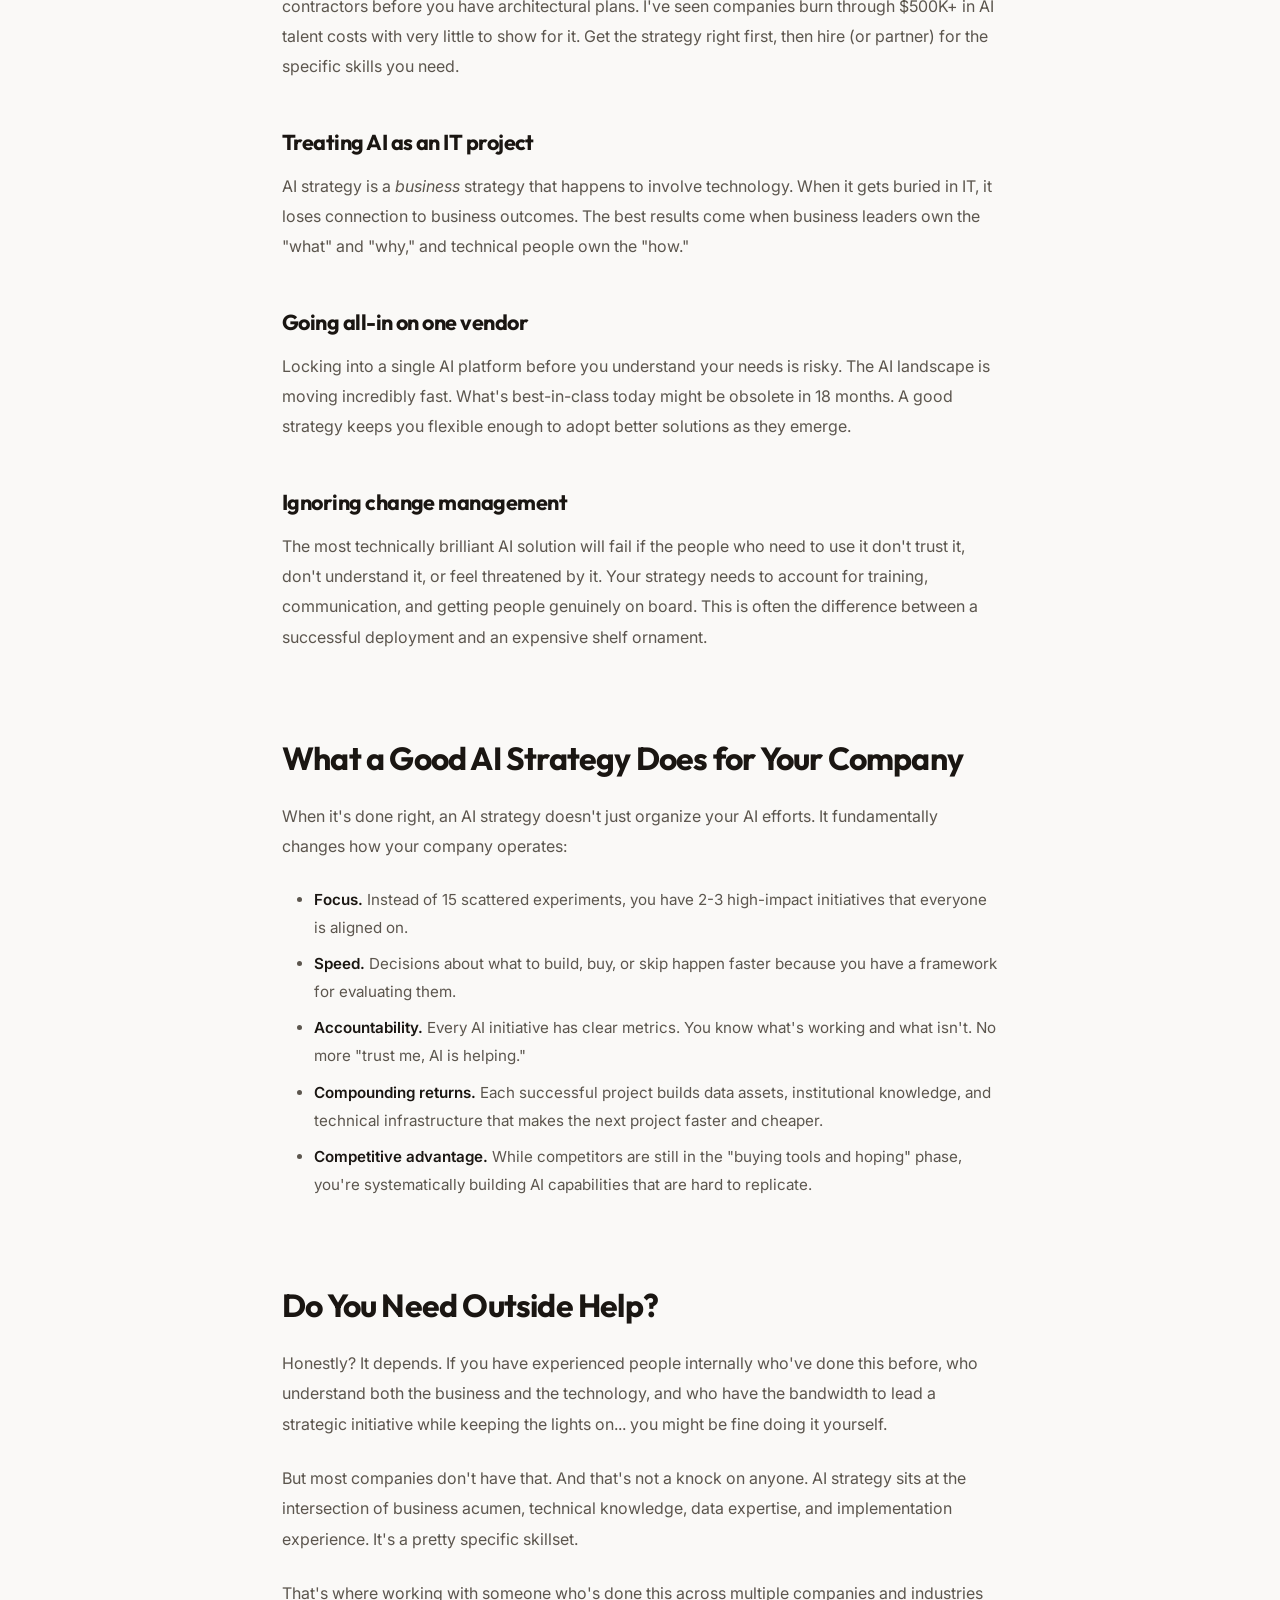
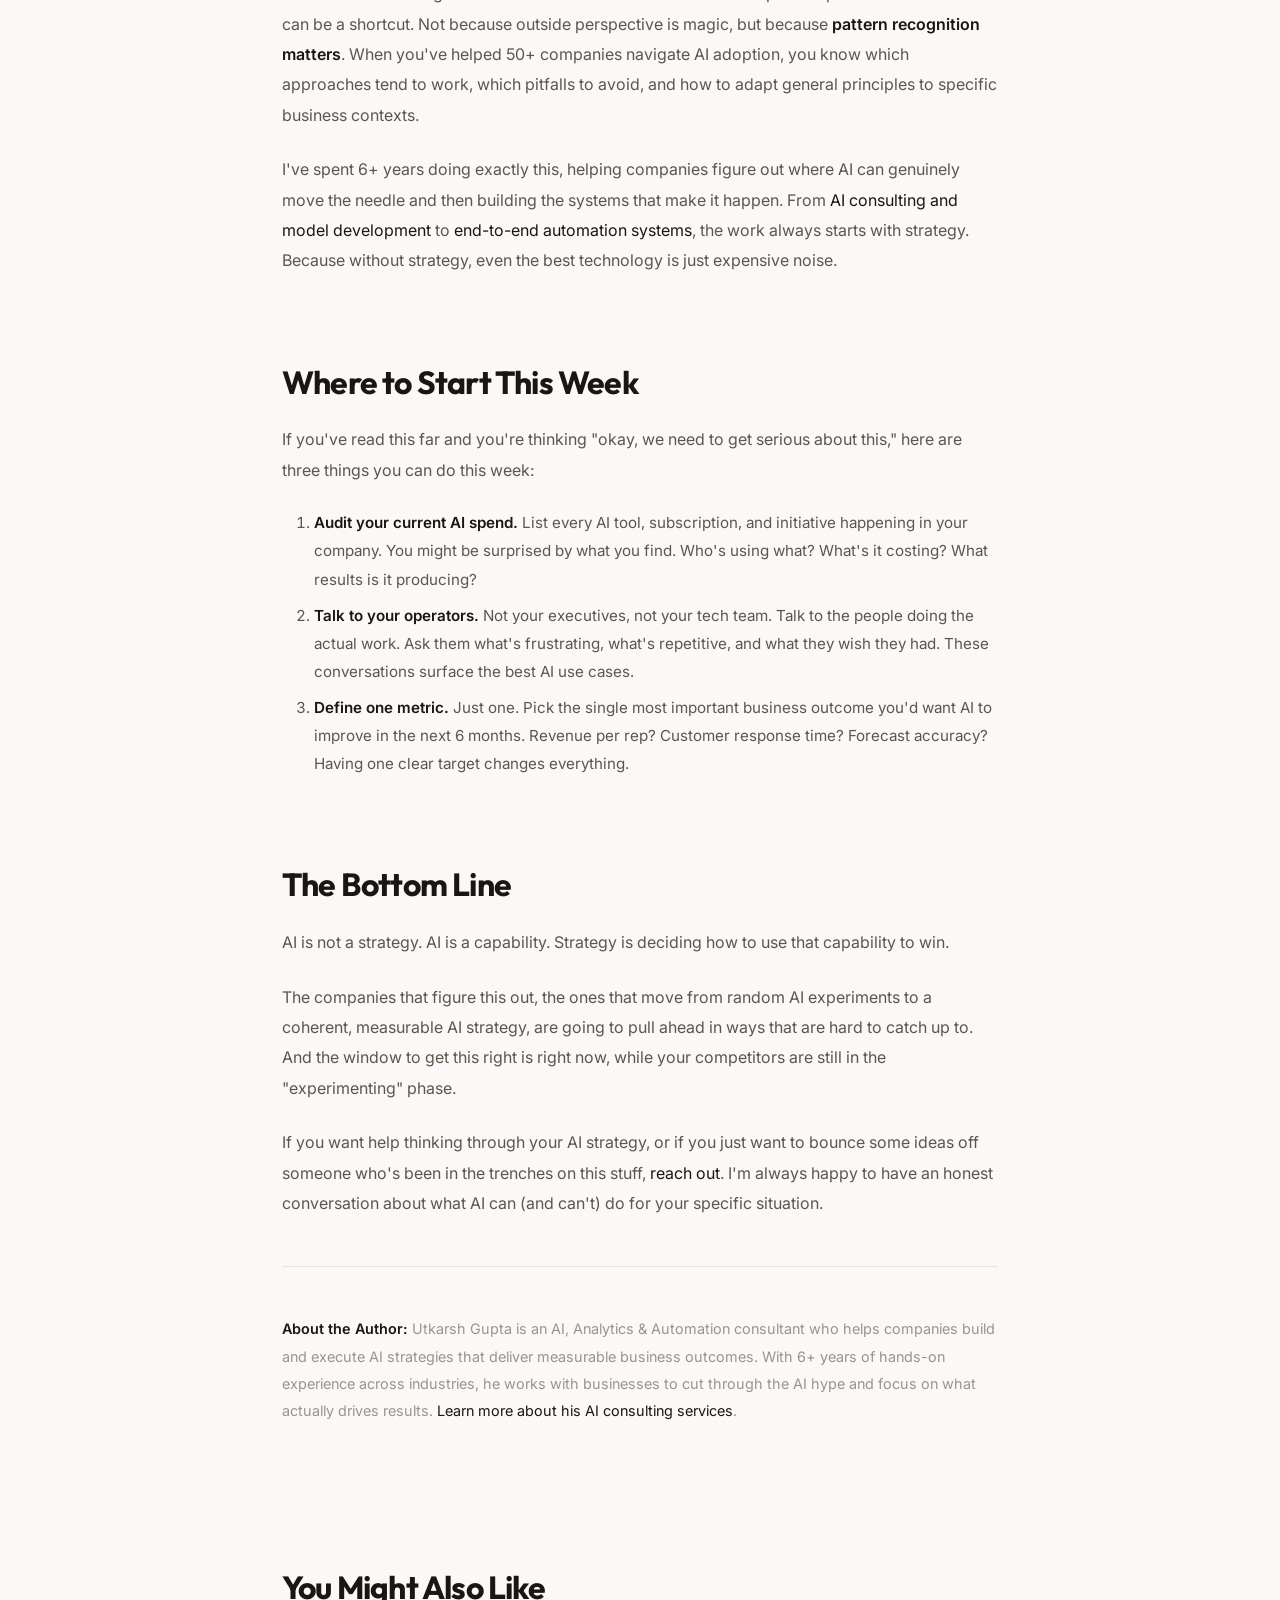
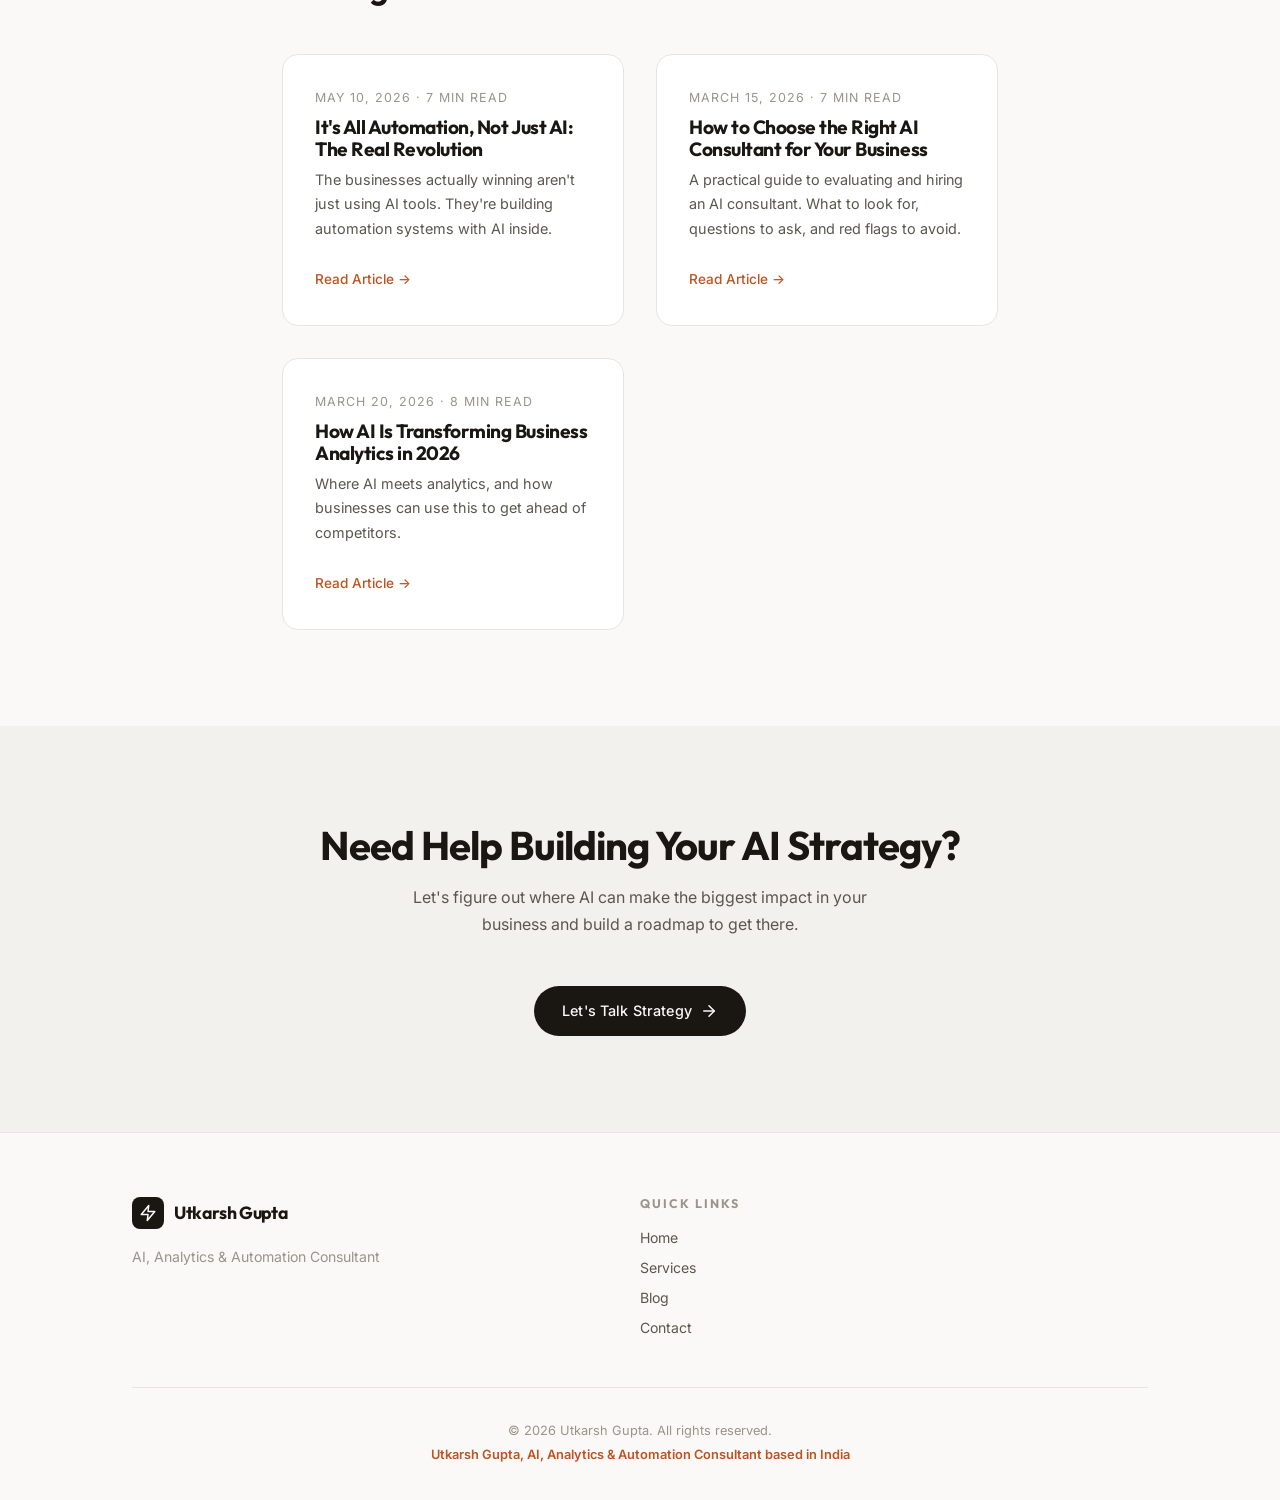
<file: blog/ai-strategy-for-business.html>
<!DOCTYPE html>
<html lang="en" dir="ltr">

<head>
    <meta charset="UTF-8">
    <meta name="viewport" content="width=device-width, initial-scale=1.0">

    <!-- SEO Meta Tags -->
    <title>Your Company Doesn't Need More AI Tools. It Needs an AI Strategy. | Utkarsh Gupta</title>
    <meta name="description"
        content="Most companies are buying AI tools without a plan. Here's how to build an actual AI strategy that drives results, not just demos. A practical guide for business leaders.">
    <meta name="keywords"
        content="AI strategy, AI strategy for business, enterprise AI strategy, AI implementation plan, AI roadmap, how to build AI strategy, AI consultant, AI strategy 2026, AI for companies">
    <meta name="author" content="Utkarsh Gupta">
    <meta name="robots" content="index, follow, max-image-preview:large, max-snippet:-1">
    <link rel="canonical" href="https://utkarshgupta.com/blog/ai-strategy-for-business.html">

    <!-- Open Graph -->
    <meta property="og:type" content="article">
    <meta property="og:url" content="https://utkarshgupta.com/blog/ai-strategy-for-business.html">
    <meta property="og:title" content="Your Company Doesn't Need More AI Tools. It Needs an AI Strategy.">
    <meta property="og:description" content="Most companies are buying AI tools without a plan. Here's how to build an actual AI strategy that drives results.">
    <meta property="og:image" content="https://utkarshgupta.com/images/og-image.png">
    <meta property="article:published_time" content="2026-05-10">
    <meta property="article:modified_time" content="2026-05-13">
    <meta property="article:author" content="Utkarsh Gupta">
    <meta property="article:section" content="AI Strategy">
    <meta property="article:tag" content="AI Strategy">
    <meta property="article:tag" content="Enterprise AI">
    <meta property="article:tag" content="AI Roadmap">

    <!-- Twitter -->
    <meta name="twitter:card" content="summary_large_image">
    <meta name="twitter:title" content="Your Company Doesn't Need More AI Tools. It Needs an AI Strategy.">
    <meta name="twitter:description" content="Buying AI tools is easy. Building an AI strategy that actually works? That's the hard part. Here's how to do it.">

    <!-- Favicon -->
    <link rel="icon" type="image/svg+xml"
        href="data:image/svg+xml,<svg xmlns='http://www.w3.org/2000/svg' viewBox='0 0 100 100'><text y='.9em' font-size='90'>⚡</text></svg>">

    <!-- Fonts -->
    <link rel="preconnect" href="https://fonts.googleapis.com">
    <link rel="preconnect" href="https://fonts.gstatic.com" crossorigin>
    <link href="https://fonts.googleapis.com/css2?family=Inter:wght@300;400;500;600;700&family=Outfit:wght@500;600;700;800&display=swap" rel="stylesheet">

    <!-- Structured Data -->
    <script type="application/ld+json">
    {
      "@context": "https://schema.org",
      "@type": "Article",
      "headline": "Your Company Doesn't Need More AI Tools. It Needs an AI Strategy.",
      "description": "A practical guide for business leaders on building an AI strategy that drives real results. Covers common mistakes, framework for prioritization, and how to move from scattered AI experiments to a cohesive plan.",
      "author": {
        "@type": "Person",
        "name": "Utkarsh Gupta",
        "url": "https://utkarshgupta.com/"
      },
      "publisher": {
        "@type": "Person",
        "name": "Utkarsh Gupta"
      },
      "datePublished": "2026-05-10",
      "dateModified": "2026-05-10",
      "url": "https://utkarshgupta.com/blog/ai-strategy-for-business.html",
      "mainEntityOfPage": "https://utkarshgupta.com/blog/ai-strategy-for-business.html",
      "image": "https://utkarshgupta.com/images/og-image.png",
      "keywords": ["AI strategy", "AI for business", "enterprise AI", "AI roadmap", "AI implementation", "AI consultant"]
    }
    </script>

    <script type="application/ld+json">
    {
      "@context": "https://schema.org",
      "@type": "BreadcrumbList",
      "itemListElement": [
        {"@type": "ListItem", "position": 1, "name": "Home", "item": "https://utkarshgupta.com/"},
        {"@type": "ListItem", "position": 2, "name": "Blog", "item": "https://utkarshgupta.com/blog/"},
        {"@type": "ListItem", "position": 3, "name": "AI Strategy for Business", "item": "https://utkarshgupta.com/blog/ai-strategy-for-business.html"}
      ]
    }
    </script>

    <!-- Stylesheets -->
    <link rel="stylesheet" href="../styles.css">
    <link rel="stylesheet" href="../page-styles.css">

    <!-- Google Analytics -->
    <script async src="https://www.googletagmanager.com/gtag/js?id=G-N578PJ8HFR"></script>
    <script>
        window.dataLayer = window.dataLayer || [];
        function gtag() { dataLayer.push(arguments); }
        gtag('js', new Date());
        gtag('config', 'G-N578PJ8HFR');
    </script>
</head>

<body>
    <!-- Navigation -->
    <nav class="inner-nav">
        <div class="container nav-container">
            <a href="../" class="logo">
                <span class="logo-icon">
                    <svg viewBox="0 0 24 24" fill="none" stroke="currentColor" stroke-width="2" stroke-linecap="round"
                        stroke-linejoin="round">
                        <polygon points="13 2 3 14 12 14 11 22 21 10 12 10 13 2"></polygon>
                    </svg>
                </span>
                <span class="logo-text">Utkarsh Gupta</span>
            </a>
            <a href="./" class="back-link">← All Articles</a>
        </div>
    </nav>

    <!-- Page Header -->
    <header class="page-header">
        <div class="container">
            <div class="breadcrumbs">
                <a href="../">Home</a>
                <span class="separator">›</span>
                <a href="./">Blog</a>
                <span class="separator">›</span>
                <span class="current">AI Strategy</span>
            </div>
            <h1>Your Company Doesn't Need More AI Tools. It Needs an AI <span class="highlight">Strategy</span>.</h1>
            <p class="page-subtitle">Buying AI tools is the easy part. Knowing where to point them, what to measure, and how to scale what works? That's where most companies get stuck.</p>
            <p style="font-size: 0.85rem; color: var(--text-muted); margin-top: 1rem;">By <strong style="color: var(--text-primary);">Utkarsh Gupta</strong> · <time datetime="2026-05-10">May 10, 2026</time> · 8 min read</p>
        </div>
    </header>

    <!-- Article -->
    <article class="article-content">
        <div class="container">

            <p>I had a call last month with the COO of a mid-sized company in Texas. Nice guy, clearly smart. He told me they'd spent the last year "doing AI." They had subscriptions to five different AI tools. Their marketing team was using one for content. Sales had another for email sequences. Someone in ops had signed up for an AI data tool that nobody else knew about.</p>
            <p>Then I asked him a simple question: <strong>"What's the one business outcome all these AI tools are working toward?"</strong></p>
            <p>Long pause. "I guess... efficiency?"</p>
            <p>That's not a strategy. That's hope.</p>

            <h2>The AI Tool Trap</h2>
            <p>Here's what's happening at most companies right now, and I see it constantly. The pressure to "do something with AI" is real. Boards are asking about it. Competitors are talking about it. LinkedIn is full of people claiming AI made them 10x more productive.</p>
            <p>So teams start buying tools. A tool for this, a tool for that. Everyone experiments. And six months later, you've got a dozen AI subscriptions, some cool demos, and the honest truth is... not much has actually changed in how the business runs.</p>
            <p>The problem isn't the tools. <strong>The problem is there's no strategy underneath them.</strong></p>
            <p>It's like buying a bunch of power tools without blueprints for what you're building. You might cut some boards and drill some holes, but you're not going to end up with a house.</p>

            <h2>What an AI Strategy Actually Is (and Isn't)</h2>
            <p>Let me be clear about what I mean by AI strategy, because the term gets thrown around loosely.</p>
            <p><strong>An AI strategy is NOT:</strong></p>
            <ul>
                <li>A list of AI tools you're using</li>
                <li>A vague goal like "become an AI-first company"</li>
                <li>A one-time workshop where everyone brainstorms ideas</li>
                <li>Hiring a "Head of AI" and hoping they figure it out</li>
            </ul>
            <p><strong>An AI strategy IS:</strong></p>
            <ul>
                <li>A clear understanding of which business problems AI can realistically solve for <em>your</em> company</li>
                <li>A prioritized roadmap of what to tackle first, second, third, based on impact and feasibility</li>
                <li>A realistic assessment of your data readiness (because AI without good data is just expensive guessing)</li>
                <li>A plan for how AI initiatives connect to actual business metrics you already care about</li>
                <li>A framework for measuring ROI so you know what's working and what to cut</li>
            </ul>
            <p>In short, it's the difference between "we use AI" and "AI is making us $2M more per year because of these three specific things."</p>

            <h2>Why Most Companies Skip Strategy (and Pay for It Later)</h2>
            <p>I get it. Strategy sounds slow. You're sitting in a meeting, someone's showing you a demo where an AI writes perfect emails in three seconds, and the last thing you want to do is slow down and make a plan. You want to just... start using it.</p>
            <p>But here's what I see happen over and over again:</p>

            <h3>The Shiny Object Problem</h3>
            <p>Teams chase whatever AI trend is hot that month. Last quarter it was AI agents. Before that, it was RAG chatbots. Before that, it was generative AI for everything. Each time, someone starts a project, makes progress, and then the next shiny thing comes along and attention shifts. Nothing gets finished. Nothing scales.</p>

            <h3>The Integration Gap</h3>
            <p>An AI tool that doesn't connect to your existing systems is basically a toy. I've seen companies build amazing AI prototypes that never made it to production because nobody thought about how it would integrate with the CRM, the ERP, the data warehouse. Strategy forces you to think about this upfront instead of discovering it the hard way.</p>

            <h3>The Measurement Void</h3>
            <p>If you can't measure the impact, you can't justify the spend. And if you can't justify the spend, the CFO will eventually kill the budget. I've watched this cycle play out at companies of all sizes. The AI initiative starts with excitement, runs for a year without clear metrics, and then gets quietly shut down because no one can prove it's worth the cost.</p>

            <div class="highlight-box">
                <p><strong>A Hard Truth:</strong> According to multiple industry reports, 70-80% of enterprise AI projects fail to deliver meaningful ROI. The number one reason? Not technology. Not talent. It's the lack of a clear strategy connecting AI initiatives to business outcomes.</p>
            </div>

            <h2>How to Build an AI Strategy That Actually Works</h2>
            <p>I've helped companies across different industries build their AI strategies from scratch. Here's the framework I use. It's not complicated, but it does require being honest about where you are today.</p>

            <h3>Step 1: Start with Business Problems, Not Technology</h3>
            <p>Forget about AI for a minute. Seriously. Instead, ask your leadership team:</p>
            <ul>
                <li>What are the top 5 things slowing down our revenue growth?</li>
                <li>Where are we losing money to inefficiency or errors?</li>
                <li>What do our customers complain about most?</li>
                <li>What takes our best people way too long to do?</li>
                <li>Where are we making decisions based on gut feeling instead of data?</li>
            </ul>
            <p>Write those down. That's your starting list. <strong>AI is only valuable when it solves a problem you already have.</strong> If you start with "how do we use AI?" you'll end up with solutions looking for problems. If you start with "what's hurting our business?" you'll find the right places where AI can make a real difference.</p>

            <h3>Step 2: Assess Your Data Honestly</h3>
            <p>This is where a lot of ambition runs into reality. AI needs data. Good data. Accessible data. And most companies overestimate how ready their data actually is.</p>
            <p>For each business problem you identified, ask:</p>
            <ul>
                <li>Do we have the relevant data? Where does it live?</li>
                <li>Is it clean, consistent, and structured?</li>
                <li>Can we actually access it programmatically, or is it trapped in spreadsheets and someone's email?</li>
                <li>Do we have enough of it? (AI models need volume to be useful)</li>
                <li>Are there privacy or compliance considerations?</li>
            </ul>
            <p>Be brutally honest here. It's much better to discover your data gaps now than three months into an AI project. Sometimes the right first move isn't an AI project at all. Sometimes it's fixing your data infrastructure so that AI projects can succeed later.</p>

            <h3>Step 3: Prioritize Ruthlessly</h3>
            <p>You probably identified 10+ potential AI use cases. You cannot do them all. Trying to will guarantee that none of them succeed.</p>
            <p>I use a simple 2x2 framework with my clients:</p>
            <ul>
                <li><strong>High impact + High feasibility</strong> = Do these first. These are your quick wins that build momentum and prove value.</li>
                <li><strong>High impact + Low feasibility</strong> = Plan for these. They're worth doing but need groundwork first (usually data or infrastructure work).</li>
                <li><strong>Low impact + High feasibility</strong> = Maybe later. Easy to do but won't move the needle much.</li>
                <li><strong>Low impact + Low feasibility</strong> = Skip entirely. Don't waste time here.</li>
            </ul>
            <p>Pick 1 to 3 initiatives from that top-left quadrant. That's your starting lineup. Everything else goes on the bench.</p>

            <h3>Step 4: Define Success Before You Start Building</h3>
            <p>For each initiative you're moving forward with, get crystal clear on what success looks like. Not "it works" or "people like it." Actual, measurable outcomes.</p>
            <p>Some examples:</p>
            <ul>
                <li>"Reduce average customer response time from 4 hours to under 15 minutes"</li>
                <li>"Increase lead-to-opportunity conversion rate from 12% to 18%"</li>
                <li>"Cut monthly report generation from 40 hours of analyst time to 4 hours"</li>
                <li>"Reduce inventory waste by 20% through better demand forecasting"</li>
            </ul>
            <p>These metrics need to be agreed on <em>before</em> you write a single line of code or buy a single tool. They're your north star. Everything you build gets evaluated against them.</p>

            <h3>Step 5: Start Small, Prove It, Then Scale</h3>
            <p>I can't stress this enough: <strong>do not try to boil the ocean.</strong> The best AI strategies I've seen all follow the same pattern:</p>
            <ol>
                <li><strong>Pilot (2-4 weeks):</strong> Build a focused proof of concept for your top priority use case. Keep the scope tight. The goal is to prove the approach works, not to build the final product.</li>
                <li><strong>Validate (2-4 weeks):</strong> Put it in front of real users with real data. Measure against your success metrics. Get honest feedback. Is it actually useful?</li>
                <li><strong>Productionize (4-8 weeks):</strong> If the pilot proves value, build the real thing. Integrate it with your systems. Make it reliable, monitored, and maintainable.</li>
                <li><strong>Scale and repeat:</strong> Take what you learned and apply it to the next use case on your list. Each cycle gets faster because you've built the muscle.</li>
            </ol>
            <p>This approach de-risks everything. You're never more than a few weeks away from knowing whether something works. And you're building a track record of wins that makes it easier to get buy-in for bigger initiatives down the road.</p>

            <h2>The Mistakes I See American Companies Making</h2>
            <p>Working with companies across different markets, I notice some patterns that are particularly common with US-based businesses:</p>

            <h3>Over-investing in talent before having a plan</h3>
            <p>Hiring a team of ML engineers before you know what they're going to build is like hiring contractors before you have architectural plans. I've seen companies burn through $500K+ in AI talent costs with very little to show for it. Get the strategy right first, then hire (or partner) for the specific skills you need.</p>

            <h3>Treating AI as an IT project</h3>
            <p>AI strategy is a <em>business</em> strategy that happens to involve technology. When it gets buried in IT, it loses connection to business outcomes. The best results come when business leaders own the "what" and "why," and technical people own the "how."</p>

            <h3>Going all-in on one vendor</h3>
            <p>Locking into a single AI platform before you understand your needs is risky. The AI landscape is moving incredibly fast. What's best-in-class today might be obsolete in 18 months. A good strategy keeps you flexible enough to adopt better solutions as they emerge.</p>

            <h3>Ignoring change management</h3>
            <p>The most technically brilliant AI solution will fail if the people who need to use it don't trust it, don't understand it, or feel threatened by it. Your strategy needs to account for training, communication, and getting people genuinely on board. This is often the difference between a successful deployment and an expensive shelf ornament.</p>

            <h2>What a Good AI Strategy Does for Your Company</h2>
            <p>When it's done right, an AI strategy doesn't just organize your AI efforts. It fundamentally changes how your company operates:</p>
            <ul>
                <li><strong>Focus.</strong> Instead of 15 scattered experiments, you have 2-3 high-impact initiatives that everyone is aligned on.</li>
                <li><strong>Speed.</strong> Decisions about what to build, buy, or skip happen faster because you have a framework for evaluating them.</li>
                <li><strong>Accountability.</strong> Every AI initiative has clear metrics. You know what's working and what isn't. No more "trust me, AI is helping."</li>
                <li><strong>Compounding returns.</strong> Each successful project builds data assets, institutional knowledge, and technical infrastructure that makes the next project faster and cheaper.</li>
                <li><strong>Competitive advantage.</strong> While competitors are still in the "buying tools and hoping" phase, you're systematically building AI capabilities that are hard to replicate.</li>
            </ul>

            <h2>Do You Need Outside Help?</h2>
            <p>Honestly? It depends. If you have experienced people internally who've done this before, who understand both the business and the technology, and who have the bandwidth to lead a strategic initiative while keeping the lights on... you might be fine doing it yourself.</p>
            <p>But most companies don't have that. And that's not a knock on anyone. AI strategy sits at the intersection of business acumen, technical knowledge, data expertise, and implementation experience. It's a pretty specific skillset.</p>
            <p>That's where working with someone who's done this across multiple companies and industries can be a shortcut. Not because outside perspective is magic, but because <strong>pattern recognition matters</strong>. When you've helped 50+ companies navigate AI adoption, you know which approaches tend to work, which pitfalls to avoid, and how to adapt general principles to specific business contexts.</p>
            <p>I've spent 6+ years doing exactly this, helping companies figure out where AI can genuinely move the needle and then building the systems that make it happen. From <a href="../services/ai-consulting.html">AI consulting and model development</a> to <a href="../services/automation-solutions.html">end-to-end automation systems</a>, the work always starts with strategy. Because without strategy, even the best technology is just expensive noise.</p>

            <h2>Where to Start This Week</h2>
            <p>If you've read this far and you're thinking "okay, we need to get serious about this," here are three things you can do this week:</p>
            <ol>
                <li><strong>Audit your current AI spend.</strong> List every AI tool, subscription, and initiative happening in your company. You might be surprised by what you find. Who's using what? What's it costing? What results is it producing?</li>
                <li><strong>Talk to your operators.</strong> Not your executives, not your tech team. Talk to the people doing the actual work. Ask them what's frustrating, what's repetitive, and what they wish they had. These conversations surface the best AI use cases.</li>
                <li><strong>Define one metric.</strong> Just one. Pick the single most important business outcome you'd want AI to improve in the next 6 months. Revenue per rep? Customer response time? Forecast accuracy? Having one clear target changes everything.</li>
            </ol>

            <h2>The Bottom Line</h2>
            <p>AI is not a strategy. AI is a capability. Strategy is deciding how to use that capability to win.</p>
            <p>The companies that figure this out, the ones that move from random AI experiments to a coherent, measurable AI strategy, are going to pull ahead in ways that are hard to catch up to. And the window to get this right is right now, while your competitors are still in the "experimenting" phase.</p>
            <p>If you want help thinking through your AI strategy, or if you just want to bounce some ideas off someone who's been in the trenches on this stuff, <a href="../#contact">reach out</a>. I'm always happy to have an honest conversation about what AI can (and can't) do for your specific situation.</p>

            <hr style="margin: 3rem 0; border: none; border-top: 1px solid var(--border-color);">
            <p style="font-size: 0.9rem; color: var(--text-muted);"><strong style="color: var(--text-primary);">About the Author:</strong> Utkarsh Gupta is an AI, Analytics & Automation consultant who helps companies build and execute AI strategies that deliver measurable business outcomes. With 6+ years of hands-on experience across industries, he works with businesses to cut through the AI hype and focus on what actually drives results. <a href="../services/ai-consulting.html">Learn more about his AI consulting services</a>.</p>
        </div>
    </article>

    <!-- Related Articles -->
    <section class="article-content" style="padding-top: 0;">
        <div class="container">
            <h2 style="margin-bottom: 1.5rem;">You Might Also Like</h2>
            <div class="blog-grid" style="max-width: 100%;">
                <a href="ai-powered-automation-not-just-ai.html" class="blog-card">
                    <div class="blog-card-content">
                        <div class="blog-card-meta">May 10, 2026 · 7 min read</div>
                        <h3>It's All Automation, Not Just AI: The Real Revolution</h3>
                        <p>The businesses actually winning aren't just using AI tools. They're building automation systems with AI inside.</p>
                        <span class="blog-card-link">Read Article →</span>
                    </div>
                </a>
                <a href="choosing-ai-consultant.html" class="blog-card">
                    <div class="blog-card-content">
                        <div class="blog-card-meta">March 15, 2026 · 7 min read</div>
                        <h3>How to Choose the Right AI Consultant for Your Business</h3>
                        <p>A practical guide to evaluating and hiring an AI consultant. What to look for, questions to ask, and red flags to avoid.</p>
                        <span class="blog-card-link">Read Article →</span>
                    </div>
                </a>
                <a href="ai-analytics-business-guide.html" class="blog-card">
                    <div class="blog-card-content">
                        <div class="blog-card-meta">March 20, 2026 · 8 min read</div>
                        <h3>How AI Is Transforming Business Analytics in 2026</h3>
                        <p>Where AI meets analytics, and how businesses can use this to get ahead of competitors.</p>
                        <span class="blog-card-link">Read Article →</span>
                    </div>
                </a>
            </div>
        </div>
    </section>

    <!-- CTA Section -->
    <section class="cta-section">
        <div class="container">
            <h2>Need Help Building Your AI Strategy?</h2>
            <p>Let's figure out where AI can make the biggest impact in your business and build a roadmap to get there.</p>
            <a href="../#contact" class="btn btn-primary">
                <span>Let's Talk Strategy</span>
                <svg width="18" height="18" viewBox="0 0 24 24" fill="none" stroke="currentColor" stroke-width="2"
                    stroke-linecap="round" stroke-linejoin="round">
                    <line x1="5" y1="12" x2="19" y2="12"></line>
                    <polyline points="12 5 19 12 12 19"></polyline>
                </svg>
            </a>
        </div>
    </section>

    <!-- Footer -->
    <footer class="footer">
        <div class="container">
            <div class="footer-content">
                <div class="footer-brand">
                    <div class="logo">
                        <span class="logo-icon">
                            <svg viewBox="0 0 24 24" fill="none" stroke="currentColor" stroke-width="2"
                                stroke-linecap="round" stroke-linejoin="round">
                                <polygon points="13 2 3 14 12 14 11 22 21 10 12 10 13 2"></polygon>
                            </svg>
                        </span>
                        <span class="logo-text">Utkarsh Gupta</span>
                    </div>
                    <p class="footer-tagline">AI, Analytics & Automation Consultant</p>
                </div>
                <div class="footer-links">
                    <h4>Quick Links</h4>
                    <a href="../">Home</a>
                    <a href="../#services">Services</a>
                    <a href="./">Blog</a>
                    <a href="../#contact">Contact</a>
                </div>
            </div>
            <div class="footer-bottom">
                <p>&copy; 2026 Utkarsh Gupta. All rights reserved.</p>
                <p class="footer-made">Utkarsh Gupta, AI, Analytics &amp; Automation Consultant based in India</p>
            </div>
        </div>
    </footer>
</body>

</html>
</file>
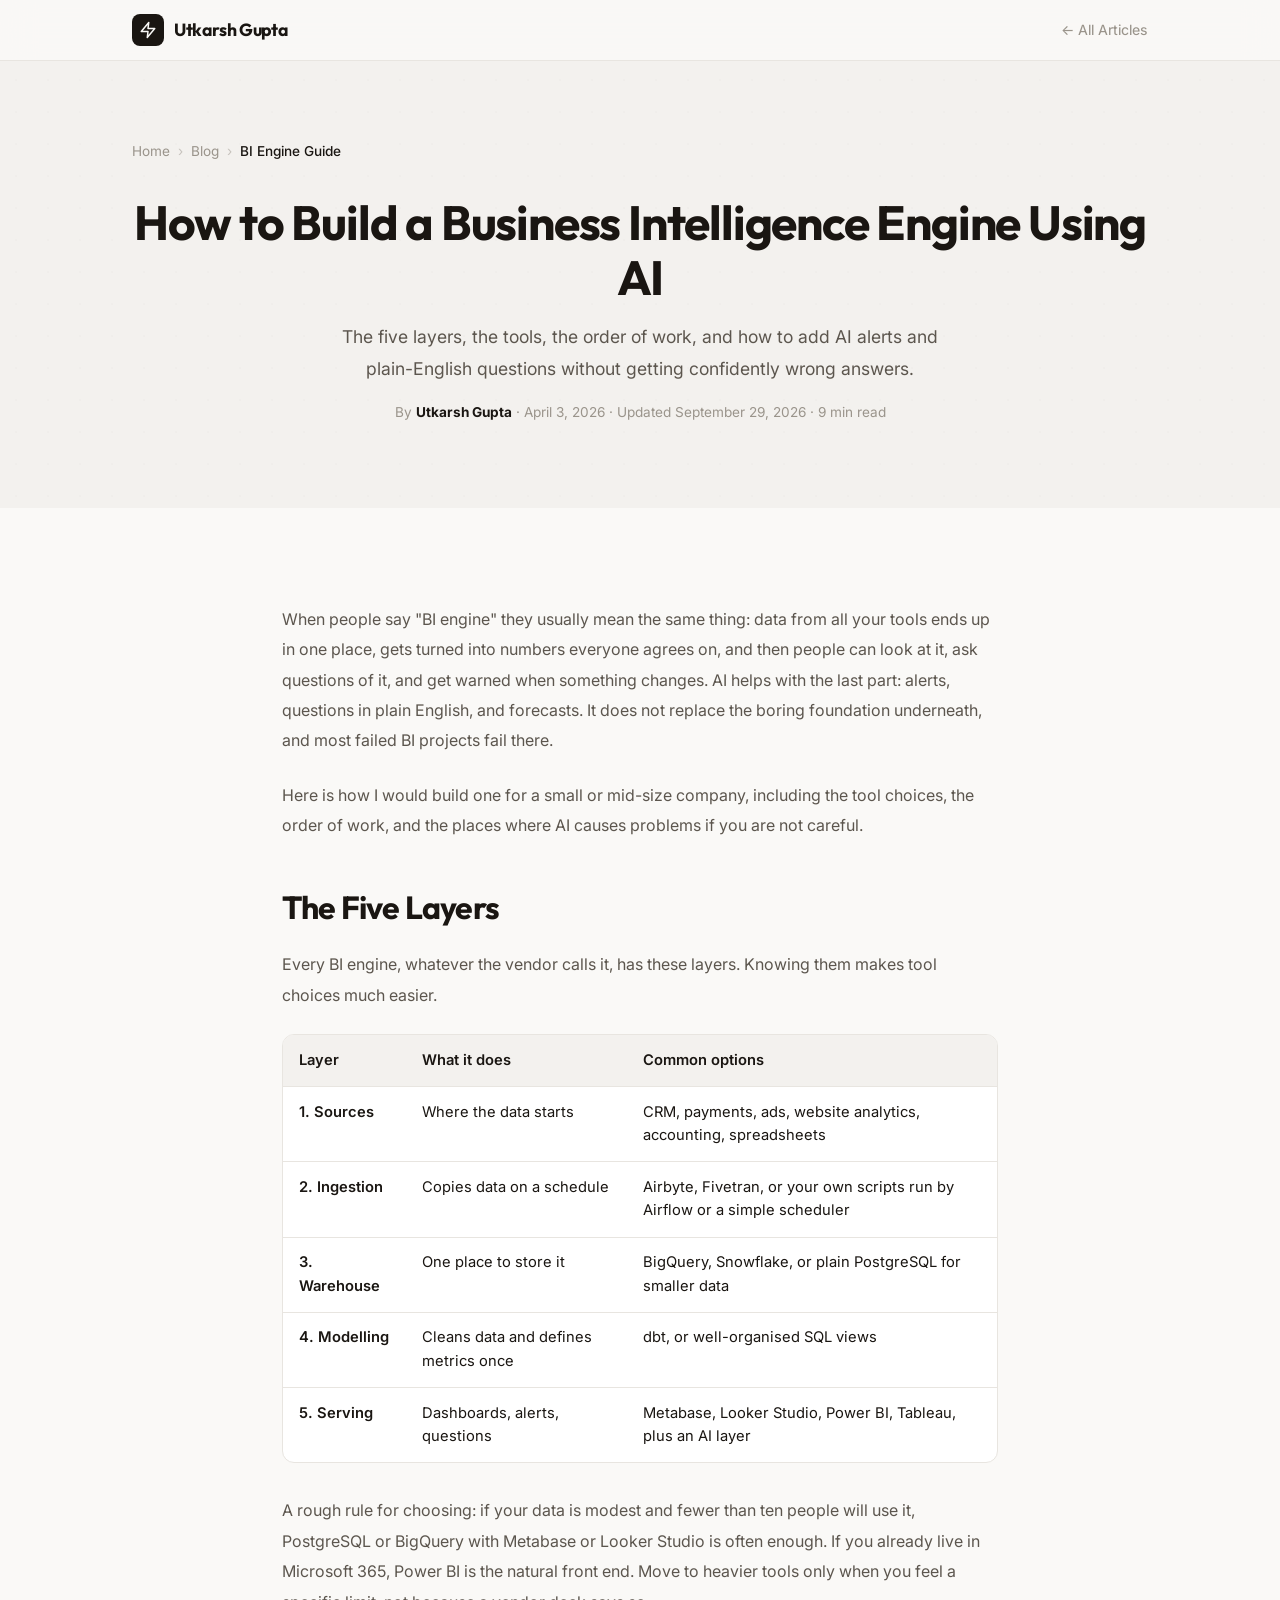
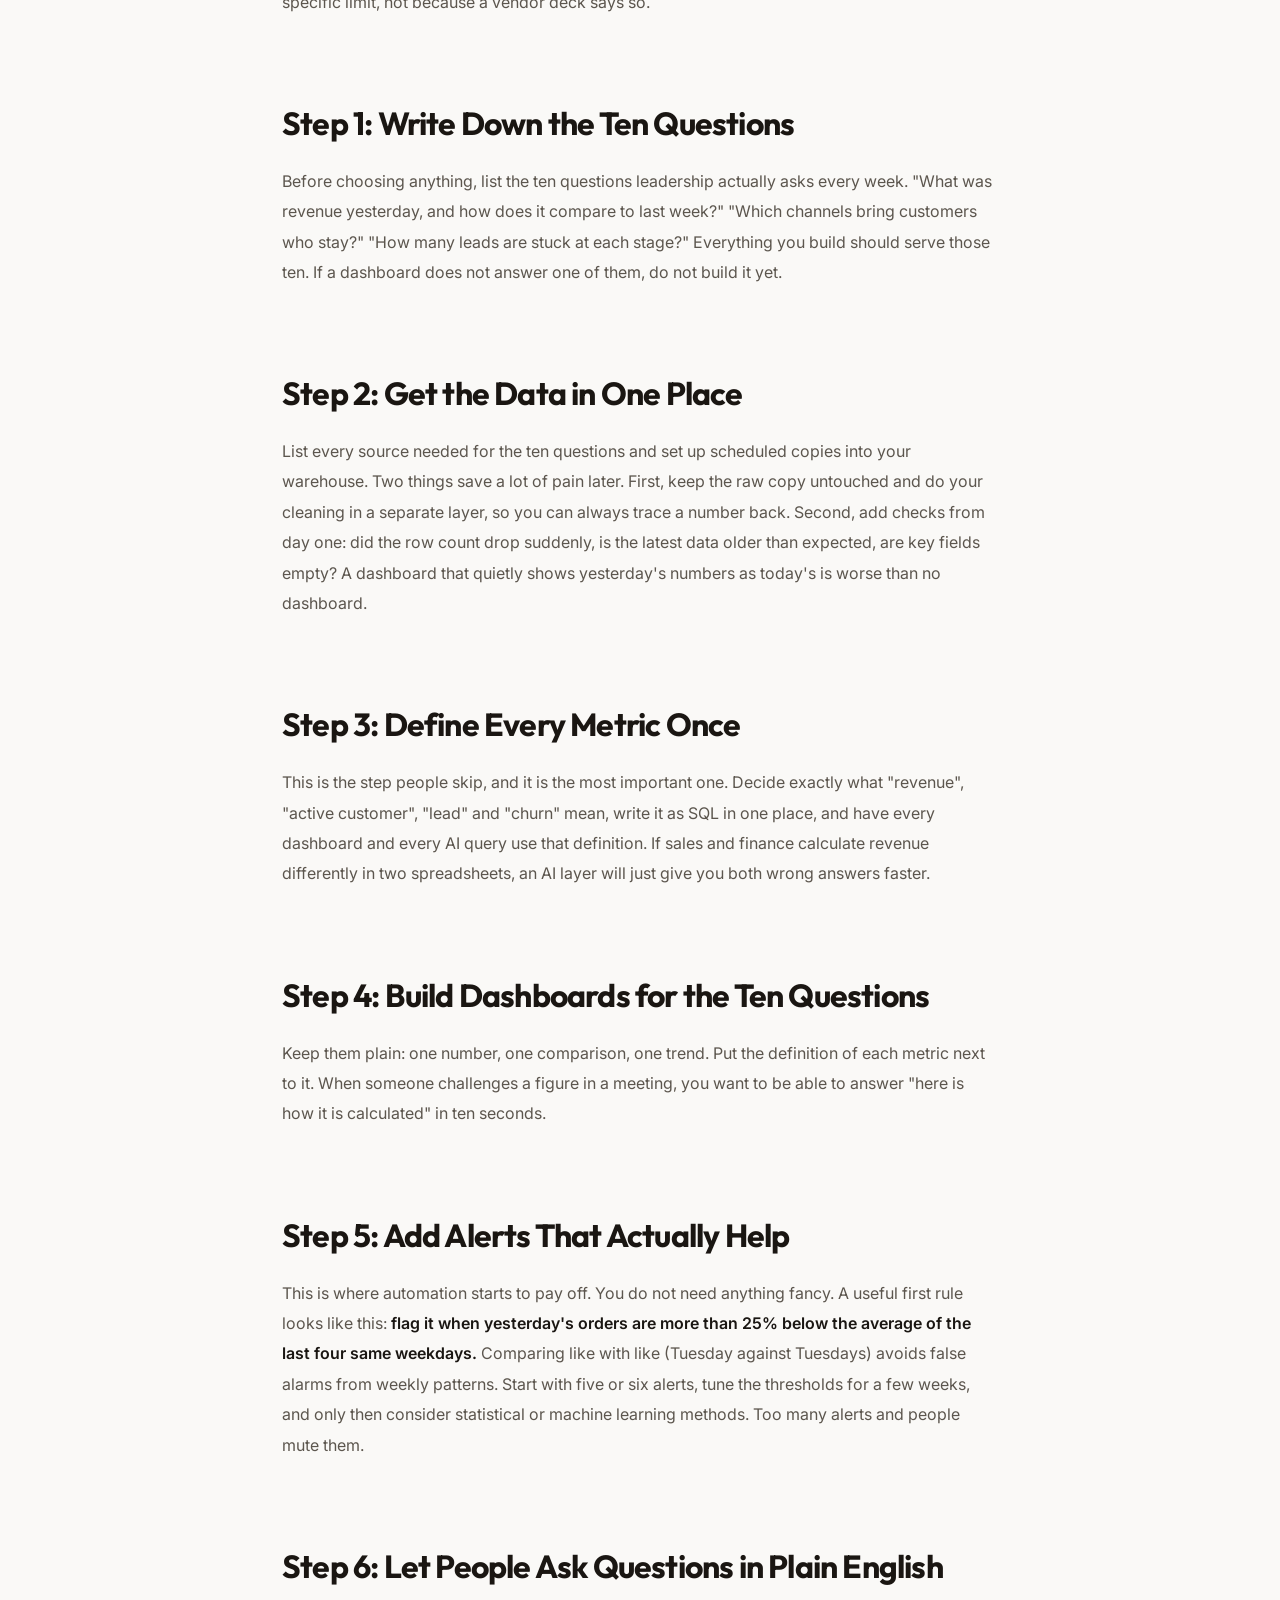
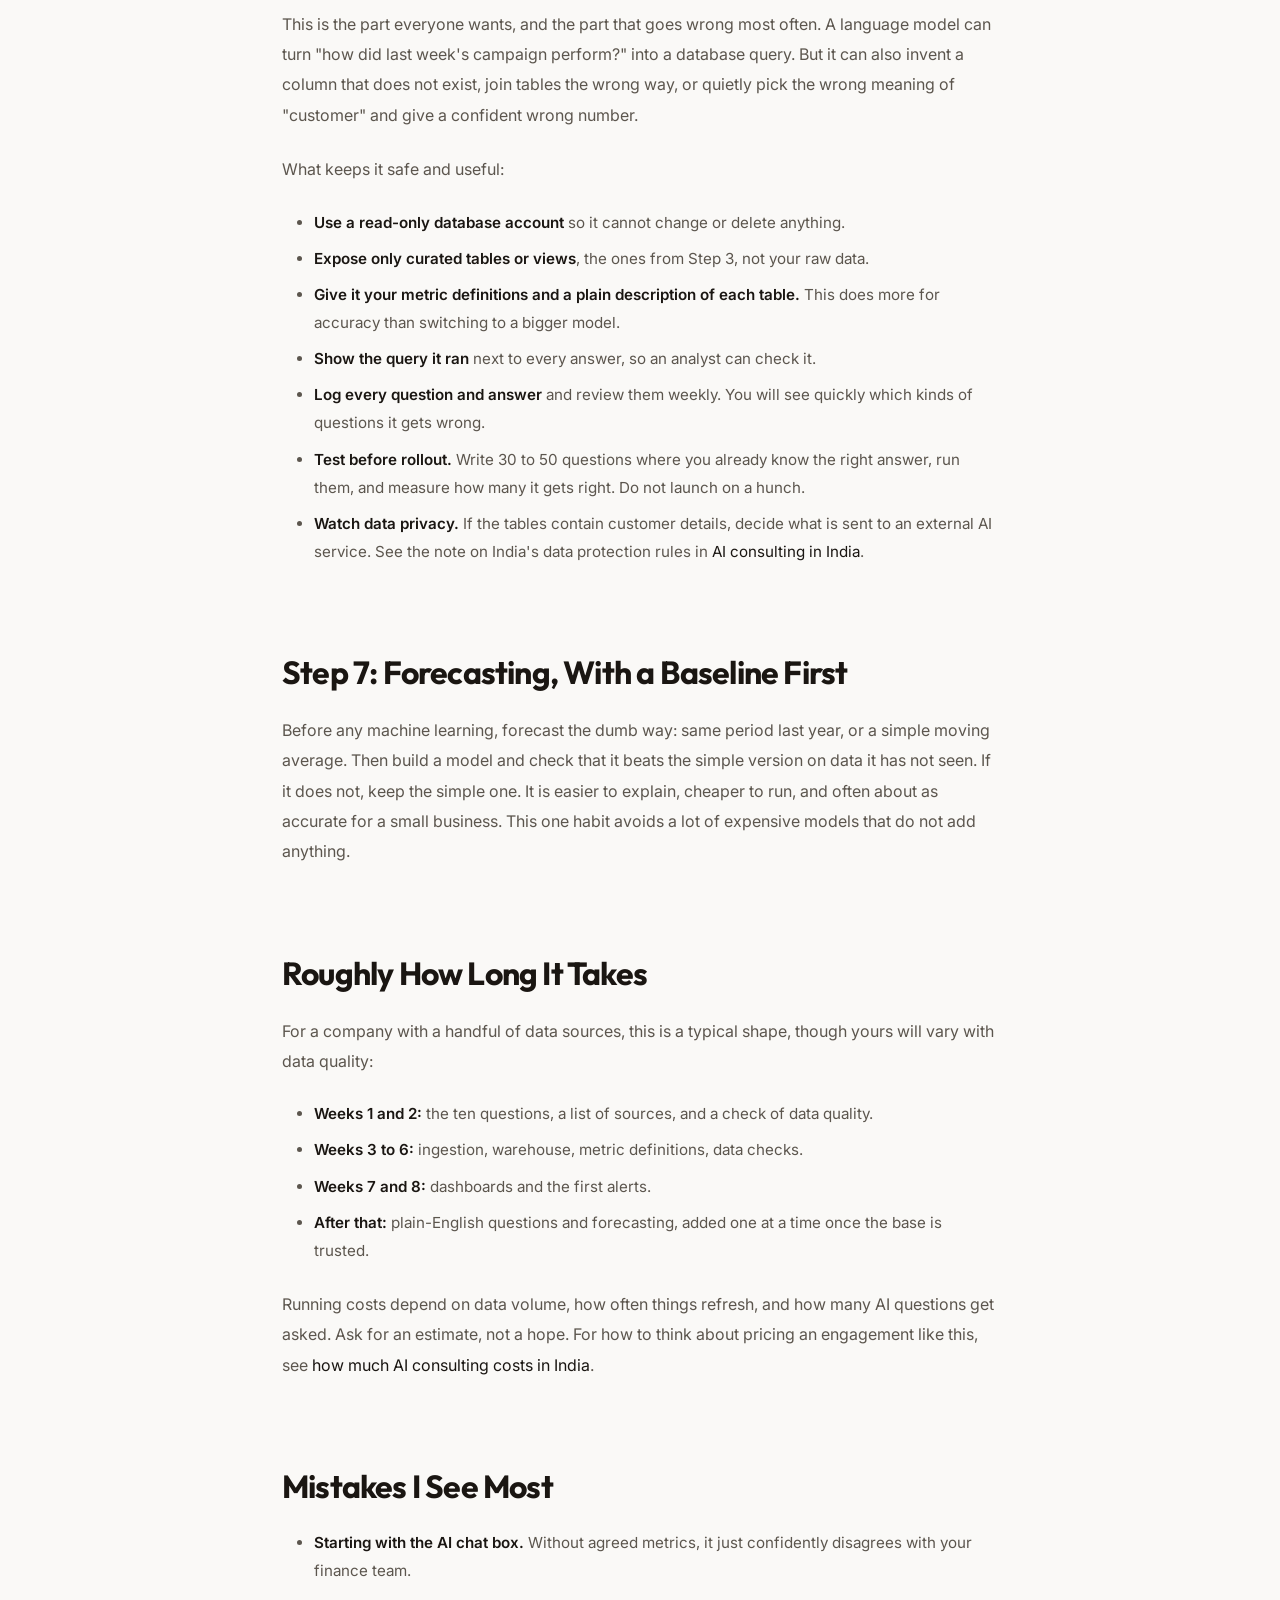
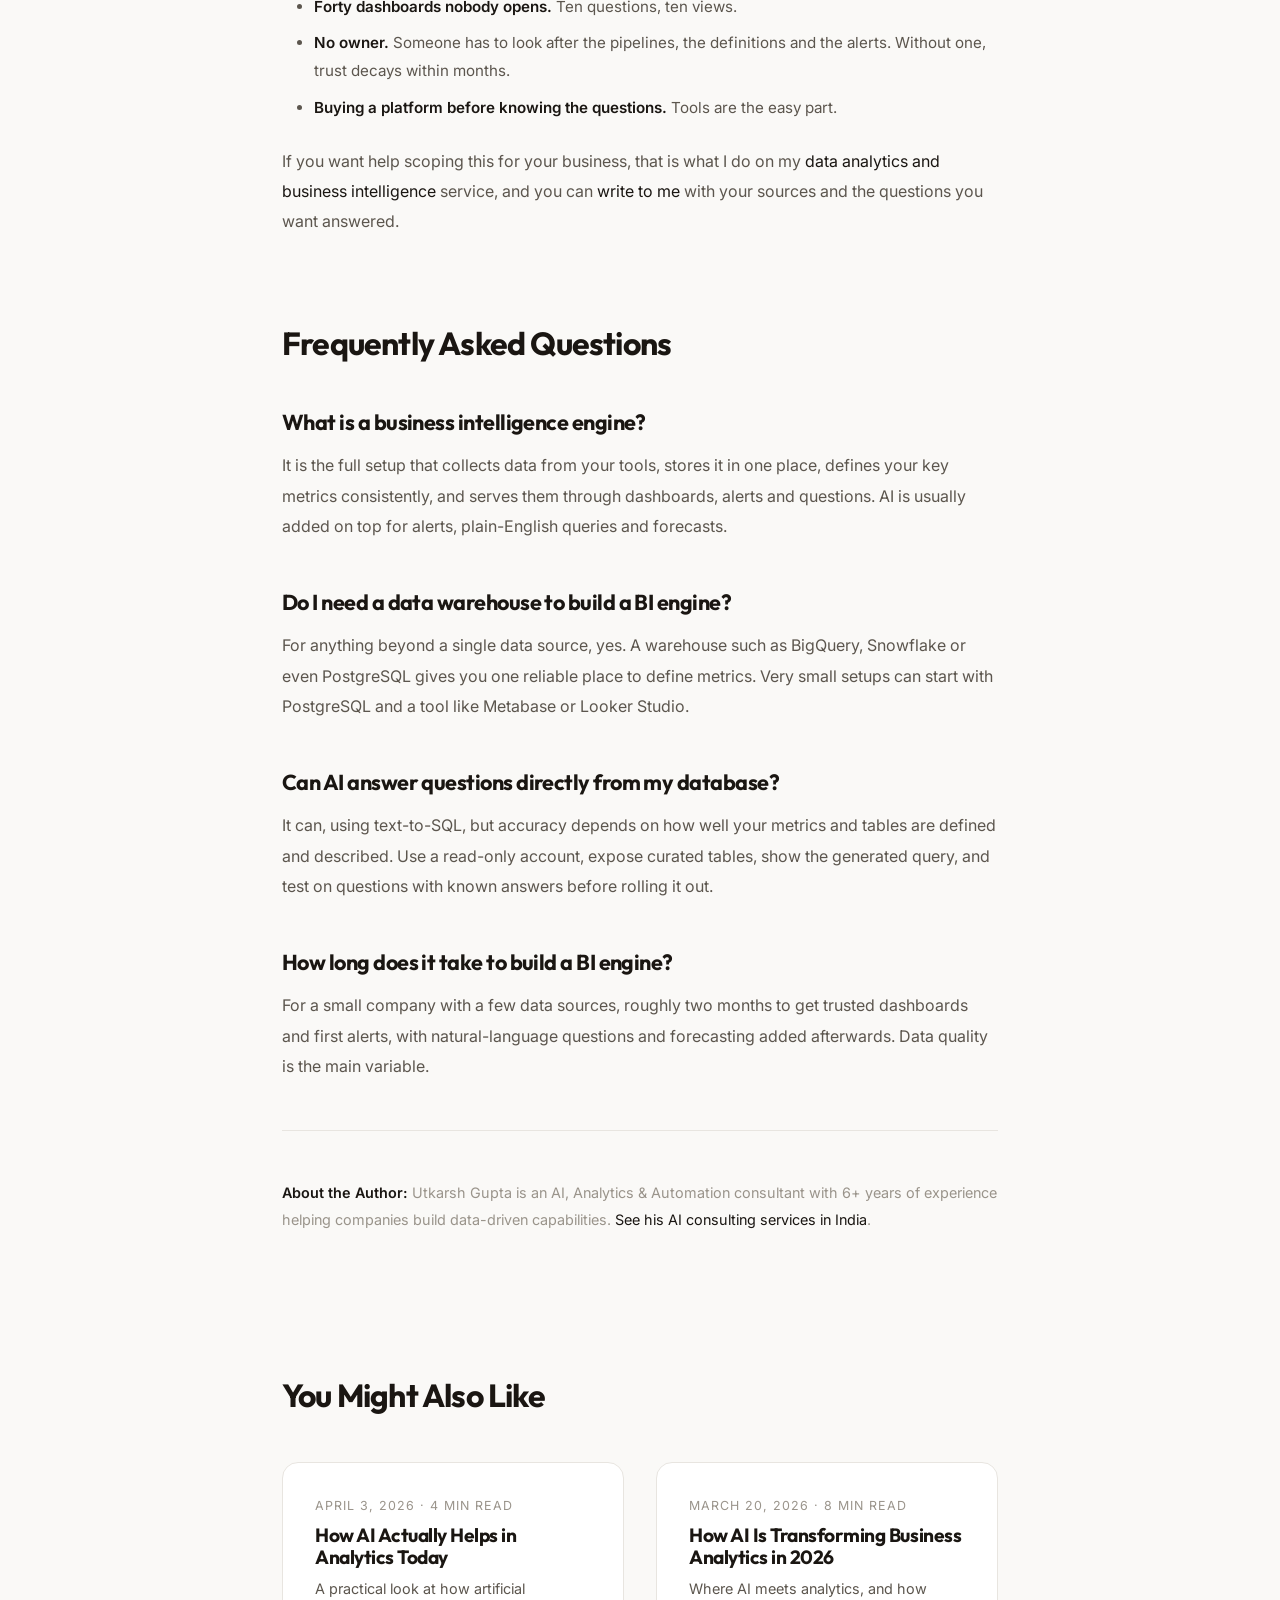
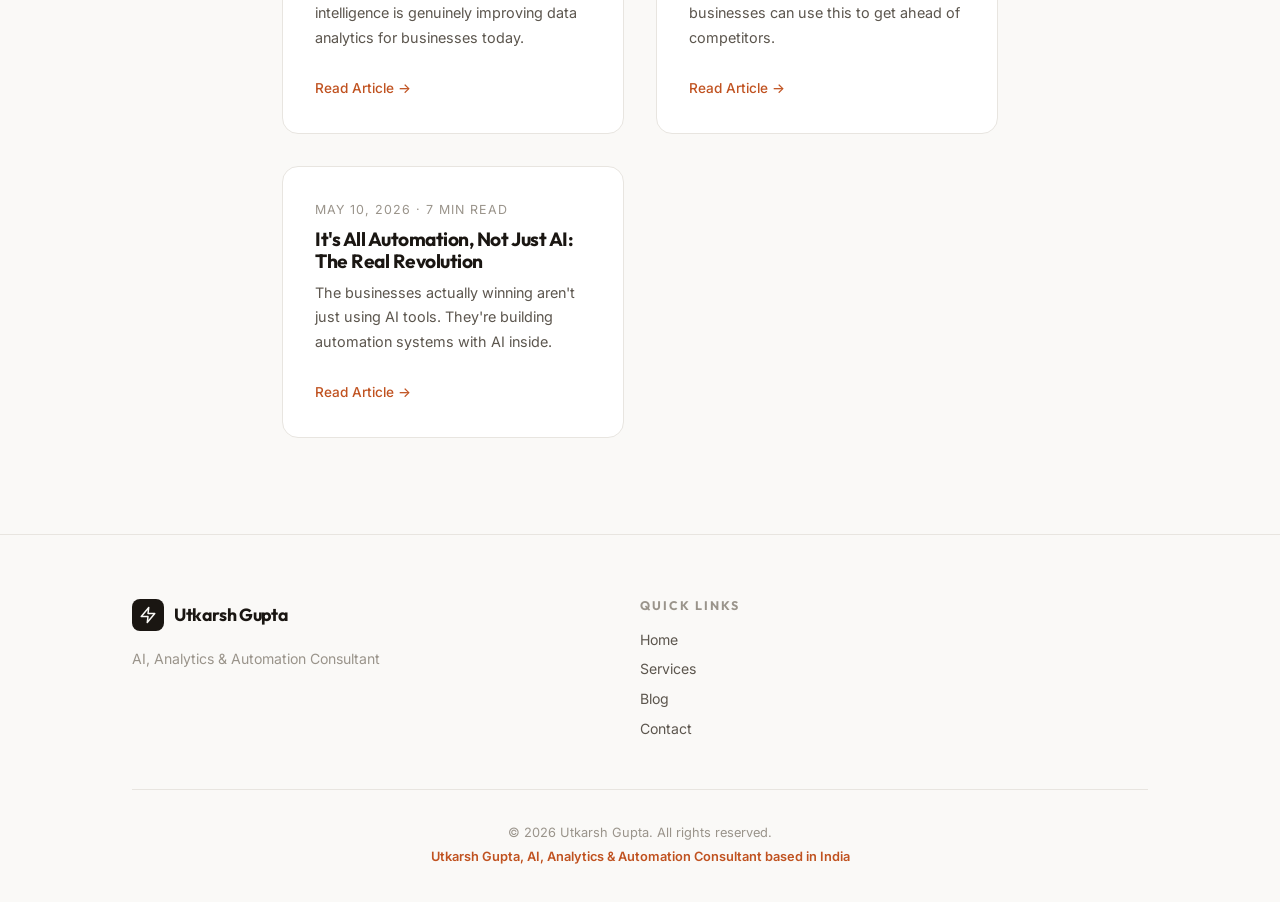
<file: blog/building-ai-business-intelligence-engine.html>
<!DOCTYPE html>
<html lang="en" dir="ltr">

<head>
    <meta charset="UTF-8">
    <meta name="viewport" content="width=device-width, initial-scale=1.0">

    <!-- SEO Meta Tags -->
    <title>How to Build a Business Intelligence Engine Using AI: Stack, Steps and Pitfalls | Utkarsh Gupta</title>
    <meta name="description"
        content="How to build an AI-powered business intelligence engine: the five layers, tool choices by company size, alert rules, safe plain-English querying, and the mistakes to avoid.">
    <meta name="keywords"
        content="Business Intelligence Engine, BI Engine, AI in BI, build BI system, data warehouse, predictive analytics">
    <meta name="author" content="Utkarsh Gupta">
    <meta name="robots" content="index, follow, max-image-preview:large, max-snippet:-1">
    <link rel="canonical" href="https://utkarshgupta.com/blog/building-ai-business-intelligence-engine.html">

    <!-- Open Graph -->
    <meta property="og:type" content="article">
    <meta property="og:url" content="https://utkarshgupta.com/blog/building-ai-business-intelligence-engine.html">
    <meta property="og:title" content="How to Build a Business Intelligence Engine Using AI">
    <meta property="og:description" content="A step-by-step guide on building a modern, AI-powered business intelligence engine from scratch.">
    <meta property="og:image" content="https://utkarshgupta.com/images/og-image.png">
    <meta property="article:published_time" content="2026-04-03">
    <meta property="article:modified_time" content="2026-09-29">
    <meta property="article:author" content="Utkarsh Gupta">
    <meta property="article:section" content="Business Intelligence">
    <meta property="article:tag" content="Business Intelligence">
    <meta property="article:tag" content="AI in BI">
    <meta property="article:tag" content="Data Warehouse">

    <!-- Twitter -->
    <meta name="twitter:card" content="summary_large_image">
    <meta name="twitter:title" content="How to Build a Business Intelligence Engine Using AI">
    <meta name="twitter:description" content="A step-by-step guide on building a modern, AI-powered business intelligence engine from scratch.">

    <!-- Favicon -->
    <link rel="icon" type="image/svg+xml"
        href="data:image/svg+xml,<svg xmlns='http://www.w3.org/2000/svg' viewBox='0 0 100 100'><text y='.9em' font-size='90'>⚡</text></svg>">

    <!-- Fonts -->
    <link rel="preconnect" href="https://fonts.googleapis.com">
    <link rel="preconnect" href="https://fonts.gstatic.com" crossorigin>
    <link href="https://fonts.googleapis.com/css2?family=Inter:wght@300;400;500;600;700&family=Outfit:wght@500;600;700;800&display=swap" rel="stylesheet">

    <!-- Structured Data -->
    <script type="application/ld+json">
    {
      "@context": "https://schema.org",
      "@type": "Article",
      "headline": "How to Build a Business Intelligence Engine Using AI",
      "description": "A step-by-step guide on building a modern, AI-powered business intelligence engine from scratch.",
      "author": {
        "@type": "Person",
        "name": "Utkarsh Gupta",
        "url": "https://utkarshgupta.com/"
      },
      "publisher": {
        "@type": "Person",
        "name": "Utkarsh Gupta"
      },
      "datePublished": "2026-04-03",
      "dateModified": "2026-09-29",
      "url": "https://utkarshgupta.com/blog/building-ai-business-intelligence-engine.html",
      "mainEntityOfPage": "https://utkarshgupta.com/blog/building-ai-business-intelligence-engine.html",
      "image": "https://utkarshgupta.com/images/og-image.png",
      "keywords": ["Business Intelligence", "AI tools", "data engineering"]
    }
    </script>

    <script type="application/ld+json">
    {
      "@context": "https://schema.org",
      "@type": "BreadcrumbList",
      "itemListElement": [
        {"@type": "ListItem", "position": 1, "name": "Home", "item": "https://utkarshgupta.com/"},
        {"@type": "ListItem", "position": 2, "name": "Blog", "item": "https://utkarshgupta.com/blog/"},
        {"@type": "ListItem", "position": 3, "name": "Building an AI BI Engine", "item": "https://utkarshgupta.com/blog/building-ai-business-intelligence-engine.html"}
      ]
    }
    </script>

    <script type="application/ld+json">
    {
      "@context": "https://schema.org",
      "@type": "FAQPage",
      "mainEntity": [
        {"@type": "Question", "name": "What is a business intelligence engine?", "acceptedAnswer": {"@type": "Answer", "text": "It is the full setup that collects data from your tools, stores it in one place, defines your key metrics consistently, and serves them through dashboards, alerts and questions. AI is usually added on top for alerts, plain-English queries and forecasts."}},
        {"@type": "Question", "name": "Do I need a data warehouse to build a BI engine?", "acceptedAnswer": {"@type": "Answer", "text": "For anything beyond a single data source, yes. A warehouse such as BigQuery, Snowflake or even PostgreSQL gives you one reliable place to define metrics. Very small setups can start with PostgreSQL and a tool like Metabase or Looker Studio."}},
        {"@type": "Question", "name": "Can AI answer questions directly from my database?", "acceptedAnswer": {"@type": "Answer", "text": "It can, using text-to-SQL, but accuracy depends on how well your metrics and tables are defined and described. Use a read-only account, expose curated tables, show the generated query, and test on questions with known answers before rolling it out."}},
        {"@type": "Question", "name": "How long does it take to build a BI engine?", "acceptedAnswer": {"@type": "Answer", "text": "For a small company with a few data sources, roughly two months to get trusted dashboards and first alerts, with natural-language questions and forecasting added afterwards. Data quality is the main variable."}}
      ]
    }
    </script>

    <!-- Stylesheets -->
    <link rel="stylesheet" href="../styles.css">
    <link rel="stylesheet" href="../page-styles.css">

    <!-- Google Analytics -->
    <script async src="https://www.googletagmanager.com/gtag/js?id=G-N578PJ8HFR"></script>
    <script>
        window.dataLayer = window.dataLayer || [];
        function gtag() { dataLayer.push(arguments); }
        gtag('js', new Date());
        gtag('config', 'G-N578PJ8HFR');
    </script>
</head>

<body>
    <!-- Navigation -->
    <nav class="inner-nav">
        <div class="container nav-container">
            <a href="../" class="logo">
                <span class="logo-icon">
                    <svg viewBox="0 0 24 24" fill="none" stroke="currentColor" stroke-width="2" stroke-linecap="round"
                        stroke-linejoin="round">
                        <polygon points="13 2 3 14 12 14 11 22 21 10 12 10 13 2"></polygon>
                    </svg>
                </span>
                <span class="logo-text">Utkarsh Gupta</span>
            </a>
            <a href="./" class="back-link">← All Articles</a>
        </div>
    </nav>

    <!-- Page Header -->
    <header class="page-header">
        <div class="container">
            <div class="breadcrumbs">
                <a href="../">Home</a>
                <span class="separator">›</span>
                <a href="./">Blog</a>
                <span class="separator">›</span>
                <span class="current">BI Engine Guide</span>
            </div>
            <h1>How to Build a Business Intelligence Engine <span class="highlight">Using AI</span></h1>
            <p class="page-subtitle">The five layers, the tools, the order of work, and how to add AI alerts and plain-English questions without getting confidently wrong answers.</p>
            <p style="font-size: 0.85rem; color: var(--text-muted); margin-top: 1rem;">By <strong style="color: var(--text-primary);">Utkarsh Gupta</strong> · <time datetime="2026-04-03">April 3, 2026</time> · Updated <time datetime="2026-09-29">September 29, 2026</time> · 9 min read</p>
        </div>
    </header>

    <!-- Article -->
    <article class="article-content">
        <div class="container">

            <p>When people say "BI engine" they usually mean the same thing: data from all your tools ends up in one place, gets turned into numbers everyone agrees on, and then people can look at it, ask questions of it, and get warned when something changes. AI helps with the last part: alerts, questions in plain English, and forecasts. It does not replace the boring foundation underneath, and most failed BI projects fail there.</p>
            <p>Here is how I would build one for a small or mid-size company, including the tool choices, the order of work, and the places where AI causes problems if you are not careful.</p>

            <h2>The Five Layers</h2>
            <p>Every BI engine, whatever the vendor calls it, has these layers. Knowing them makes tool choices much easier.</p>
            <div class="table-wrap">
                <table class="compare-table">
                    <thead><tr><th>Layer</th><th>What it does</th><th>Common options</th></tr></thead>
                    <tbody>
                        <tr><td>1. Sources</td><td>Where the data starts</td><td>CRM, payments, ads, website analytics, accounting, spreadsheets</td></tr>
                        <tr><td>2. Ingestion</td><td>Copies data on a schedule</td><td>Airbyte, Fivetran, or your own scripts run by Airflow or a simple scheduler</td></tr>
                        <tr><td>3. Warehouse</td><td>One place to store it</td><td>BigQuery, Snowflake, or plain PostgreSQL for smaller data</td></tr>
                        <tr><td>4. Modelling</td><td>Cleans data and defines metrics once</td><td>dbt, or well-organised SQL views</td></tr>
                        <tr><td>5. Serving</td><td>Dashboards, alerts, questions</td><td>Metabase, Looker Studio, Power BI, Tableau, plus an AI layer</td></tr>
                    </tbody>
                </table>
            </div>
            <p>A rough rule for choosing: if your data is modest and fewer than ten people will use it, PostgreSQL or BigQuery with Metabase or Looker Studio is often enough. If you already live in Microsoft 365, Power BI is the natural front end. Move to heavier tools only when you feel a specific limit, not because a vendor deck says so.</p>

            <h2>Step 1: Write Down the Ten Questions</h2>
            <p>Before choosing anything, list the ten questions leadership actually asks every week. "What was revenue yesterday, and how does it compare to last week?" "Which channels bring customers who stay?" "How many leads are stuck at each stage?" Everything you build should serve those ten. If a dashboard does not answer one of them, do not build it yet.</p>

            <h2>Step 2: Get the Data in One Place</h2>
            <p>List every source needed for the ten questions and set up scheduled copies into your warehouse. Two things save a lot of pain later. First, keep the raw copy untouched and do your cleaning in a separate layer, so you can always trace a number back. Second, add checks from day one: did the row count drop suddenly, is the latest data older than expected, are key fields empty? A dashboard that quietly shows yesterday's numbers as today's is worse than no dashboard.</p>

            <h2>Step 3: Define Every Metric Once</h2>
            <p>This is the step people skip, and it is the most important one. Decide exactly what "revenue", "active customer", "lead" and "churn" mean, write it as SQL in one place, and have every dashboard and every AI query use that definition. If sales and finance calculate revenue differently in two spreadsheets, an AI layer will just give you both wrong answers faster.</p>

            <h2>Step 4: Build Dashboards for the Ten Questions</h2>
            <p>Keep them plain: one number, one comparison, one trend. Put the definition of each metric next to it. When someone challenges a figure in a meeting, you want to be able to answer "here is how it is calculated" in ten seconds.</p>

            <h2>Step 5: Add Alerts That Actually Help</h2>
            <p>This is where automation starts to pay off. You do not need anything fancy. A useful first rule looks like this: <strong>flag it when yesterday's orders are more than 25% below the average of the last four same weekdays.</strong> Comparing like with like (Tuesday against Tuesdays) avoids false alarms from weekly patterns. Start with five or six alerts, tune the thresholds for a few weeks, and only then consider statistical or machine learning methods. Too many alerts and people mute them.</p>

            <h2>Step 6: Let People Ask Questions in Plain English</h2>
            <p>This is the part everyone wants, and the part that goes wrong most often. A language model can turn "how did last week's campaign perform?" into a database query. But it can also invent a column that does not exist, join tables the wrong way, or quietly pick the wrong meaning of "customer" and give a confident wrong number.</p>
            <p>What keeps it safe and useful:</p>
            <ul>
                <li><strong>Use a read-only database account</strong> so it cannot change or delete anything.</li>
                <li><strong>Expose only curated tables or views</strong>, the ones from Step 3, not your raw data.</li>
                <li><strong>Give it your metric definitions and a plain description of each table.</strong> This does more for accuracy than switching to a bigger model.</li>
                <li><strong>Show the query it ran</strong> next to every answer, so an analyst can check it.</li>
                <li><strong>Log every question and answer</strong> and review them weekly. You will see quickly which kinds of questions it gets wrong.</li>
                <li><strong>Test before rollout.</strong> Write 30 to 50 questions where you already know the right answer, run them, and measure how many it gets right. Do not launch on a hunch.</li>
                <li><strong>Watch data privacy.</strong> If the tables contain customer details, decide what is sent to an external AI service. See the note on India's data protection rules in <a href="ai-consulting-in-india.html">AI consulting in India</a>.</li>
            </ul>

            <h2>Step 7: Forecasting, With a Baseline First</h2>
            <p>Before any machine learning, forecast the dumb way: same period last year, or a simple moving average. Then build a model and check that it beats the simple version on data it has not seen. If it does not, keep the simple one. It is easier to explain, cheaper to run, and often about as accurate for a small business. This one habit avoids a lot of expensive models that do not add anything.</p>

            <h2>Roughly How Long It Takes</h2>
            <p>For a company with a handful of data sources, this is a typical shape, though yours will vary with data quality:</p>
            <ul>
                <li><strong>Weeks 1 and 2:</strong> the ten questions, a list of sources, and a check of data quality.</li>
                <li><strong>Weeks 3 to 6:</strong> ingestion, warehouse, metric definitions, data checks.</li>
                <li><strong>Weeks 7 and 8:</strong> dashboards and the first alerts.</li>
                <li><strong>After that:</strong> plain-English questions and forecasting, added one at a time once the base is trusted.</li>
            </ul>
            <p>Running costs depend on data volume, how often things refresh, and how many AI questions get asked. Ask for an estimate, not a hope. For how to think about pricing an engagement like this, see <a href="ai-consulting-cost-india.html">how much AI consulting costs in India</a>.</p>

            <h2>Mistakes I See Most</h2>
            <ul>
                <li><strong>Starting with the AI chat box.</strong> Without agreed metrics, it just confidently disagrees with your finance team.</li>
                <li><strong>Forty dashboards nobody opens.</strong> Ten questions, ten views.</li>
                <li><strong>No owner.</strong> Someone has to look after the pipelines, the definitions and the alerts. Without one, trust decays within months.</li>
                <li><strong>Buying a platform before knowing the questions.</strong> Tools are the easy part.</li>
            </ul>
            <p>If you want help scoping this for your business, that is what I do on my <a href="../services/data-analytics.html">data analytics and business intelligence</a> service, and you can <a href="../#contact">write to me</a> with your sources and the questions you want answered.</p>

            <h2>Frequently Asked Questions</h2>

            <h3>What is a business intelligence engine?</h3>
            <p>It is the full setup that collects data from your tools, stores it in one place, defines your key metrics consistently, and serves them through dashboards, alerts and questions. AI is usually added on top for alerts, plain-English queries and forecasts.</p>

            <h3>Do I need a data warehouse to build a BI engine?</h3>
            <p>For anything beyond a single data source, yes. A warehouse such as BigQuery, Snowflake or even PostgreSQL gives you one reliable place to define metrics. Very small setups can start with PostgreSQL and a tool like Metabase or Looker Studio.</p>

            <h3>Can AI answer questions directly from my database?</h3>
            <p>It can, using text-to-SQL, but accuracy depends on how well your metrics and tables are defined and described. Use a read-only account, expose curated tables, show the generated query, and test on questions with known answers before rolling it out.</p>

            <h3>How long does it take to build a BI engine?</h3>
            <p>For a small company with a few data sources, roughly two months to get trusted dashboards and first alerts, with natural-language questions and forecasting added afterwards. Data quality is the main variable.</p>


            <hr style="margin: 3rem 0; border: none; border-top: 1px solid var(--border-color);">
            <p style="font-size: 0.9rem; color: var(--text-muted);"><strong style="color: var(--text-primary);">About the Author:</strong> Utkarsh Gupta is an AI, Analytics & Automation consultant with 6+ years of experience helping companies build data-driven capabilities. <a href="../services/ai-consulting.html">See his AI consulting services in India</a>.</p>
        </div>
    </article>

    <!-- Related Articles -->
    <section class="article-content" style="padding-top: 0;">
        <div class="container">
            <h2 style="margin-bottom: 1.5rem;">You Might Also Like</h2>
            <div class="blog-grid" style="max-width: 100%;">
                <a href="how-ai-helps-in-analytics.html" class="blog-card">
                    <div class="blog-card-content">
                        <div class="blog-card-meta">April 3, 2026 · 4 min read</div>
                        <h3>How AI Actually Helps in Analytics Today</h3>
                        <p>A practical look at how artificial intelligence is genuinely improving data analytics for businesses today.</p>
                        <span class="blog-card-link">Read Article →</span>
                    </div>
                </a>
                <a href="ai-analytics-business-guide.html" class="blog-card">
                    <div class="blog-card-content">
                        <div class="blog-card-meta">March 20, 2026 · 8 min read</div>
                        <h3>How AI Is Transforming Business Analytics in 2026</h3>
                        <p>Where AI meets analytics, and how businesses can use this to get ahead of competitors.</p>
                        <span class="blog-card-link">Read Article →</span>
                    </div>
                </a>
                <a href="ai-powered-automation-not-just-ai.html" class="blog-card">
                    <div class="blog-card-content">
                        <div class="blog-card-meta">May 10, 2026 · 7 min read</div>
                        <h3>It's All Automation, Not Just AI: The Real Revolution</h3>
                        <p>The businesses actually winning aren't just using AI tools. They're building automation systems with AI inside.</p>
                        <span class="blog-card-link">Read Article →</span>
                    </div>
                </a>
            </div>
        </div>
    </section>

    <!-- Footer -->
    <footer class="footer">
        <div class="container">
            <div class="footer-content">
                <div class="footer-brand">
                    <div class="logo">
                        <span class="logo-icon">
                            <svg viewBox="0 0 24 24" fill="none" stroke="currentColor" stroke-width="2"
                                stroke-linecap="round" stroke-linejoin="round">
                                <polygon points="13 2 3 14 12 14 11 22 21 10 12 10 13 2"></polygon>
                            </svg>
                        </span>
                        <span class="logo-text">Utkarsh Gupta</span>
                    </div>
                    <p class="footer-tagline">AI, Analytics & Automation Consultant</p>
                </div>
                <div class="footer-links">
                    <h4>Quick Links</h4>
                    <a href="../">Home</a>
                    <a href="../#services">Services</a>
                    <a href="./">Blog</a>
                    <a href="../#contact">Contact</a>
                </div>
            </div>
            <div class="footer-bottom">
                <p>&copy; 2026 Utkarsh Gupta. All rights reserved.</p>
                <p class="footer-made">Utkarsh Gupta, AI, Analytics &amp; Automation Consultant based in India</p>
            </div>
        </div>
    </footer>
</body>

</html>
</file>
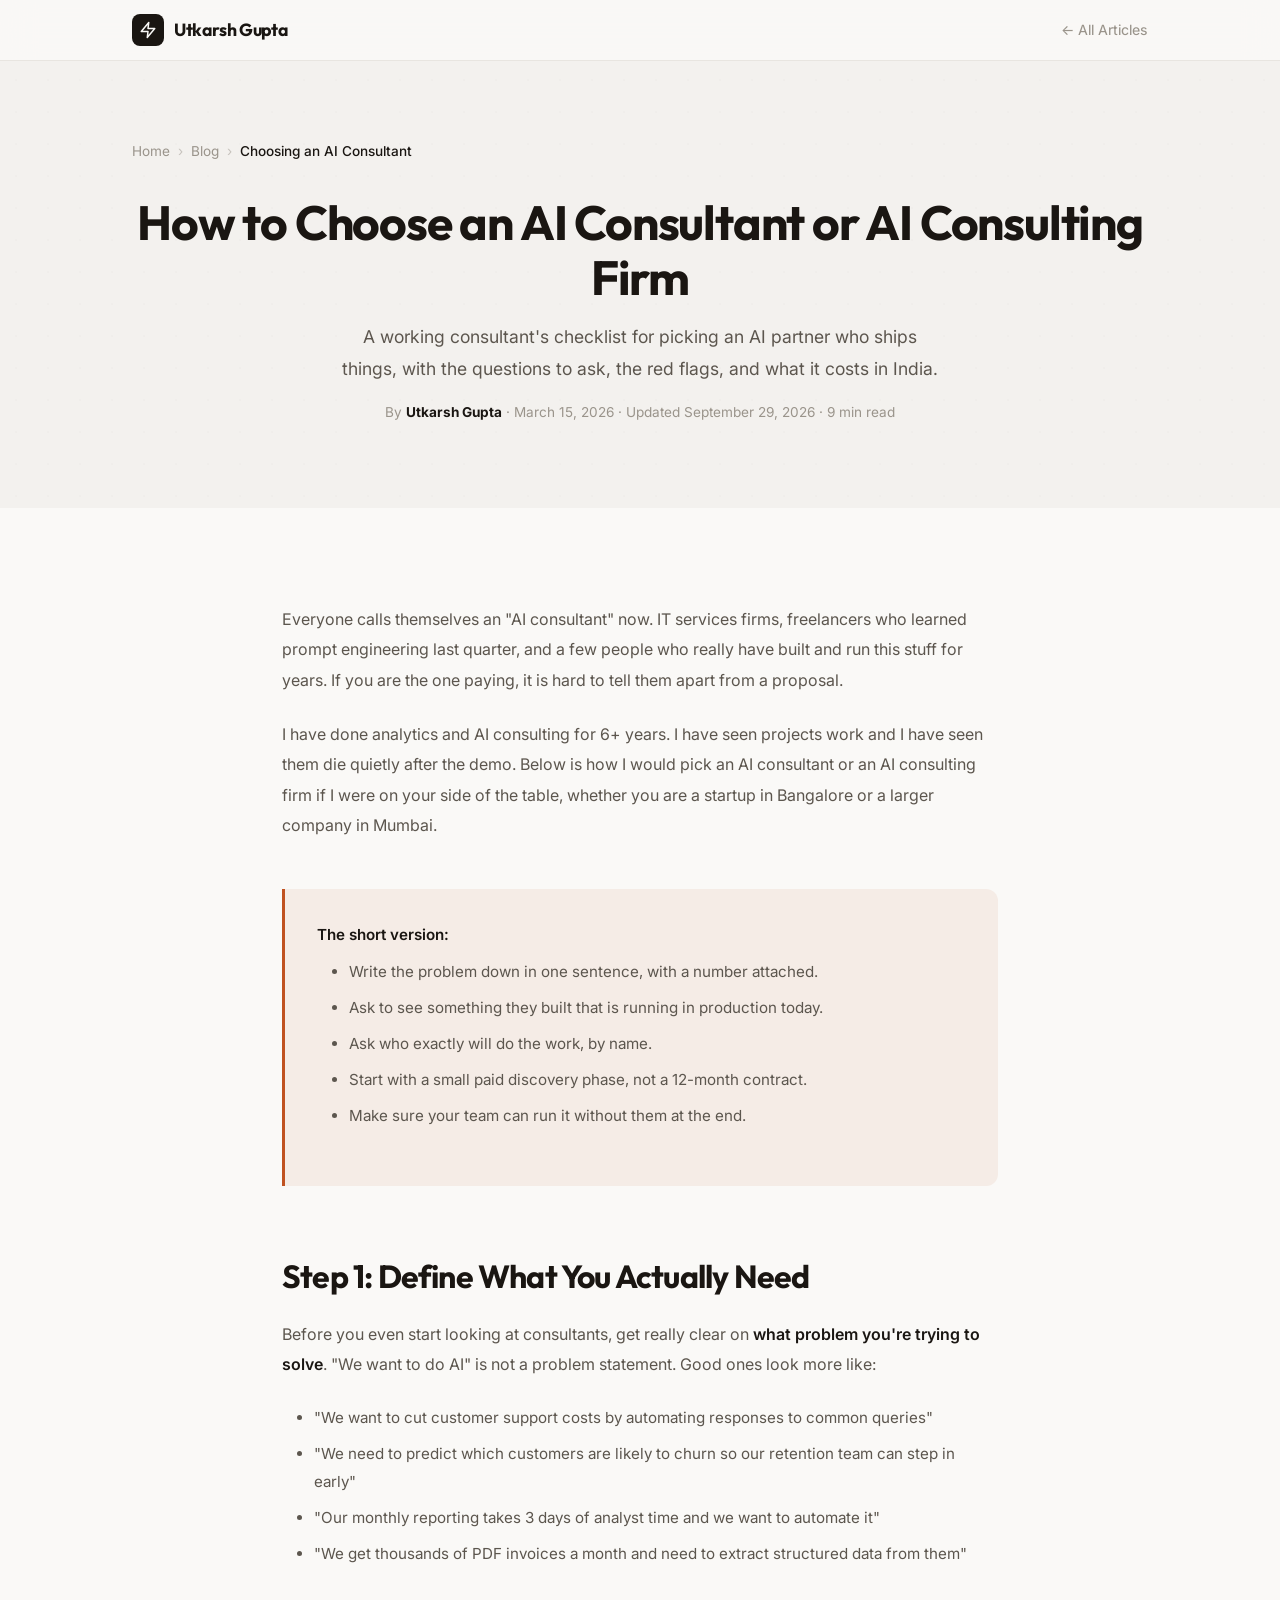
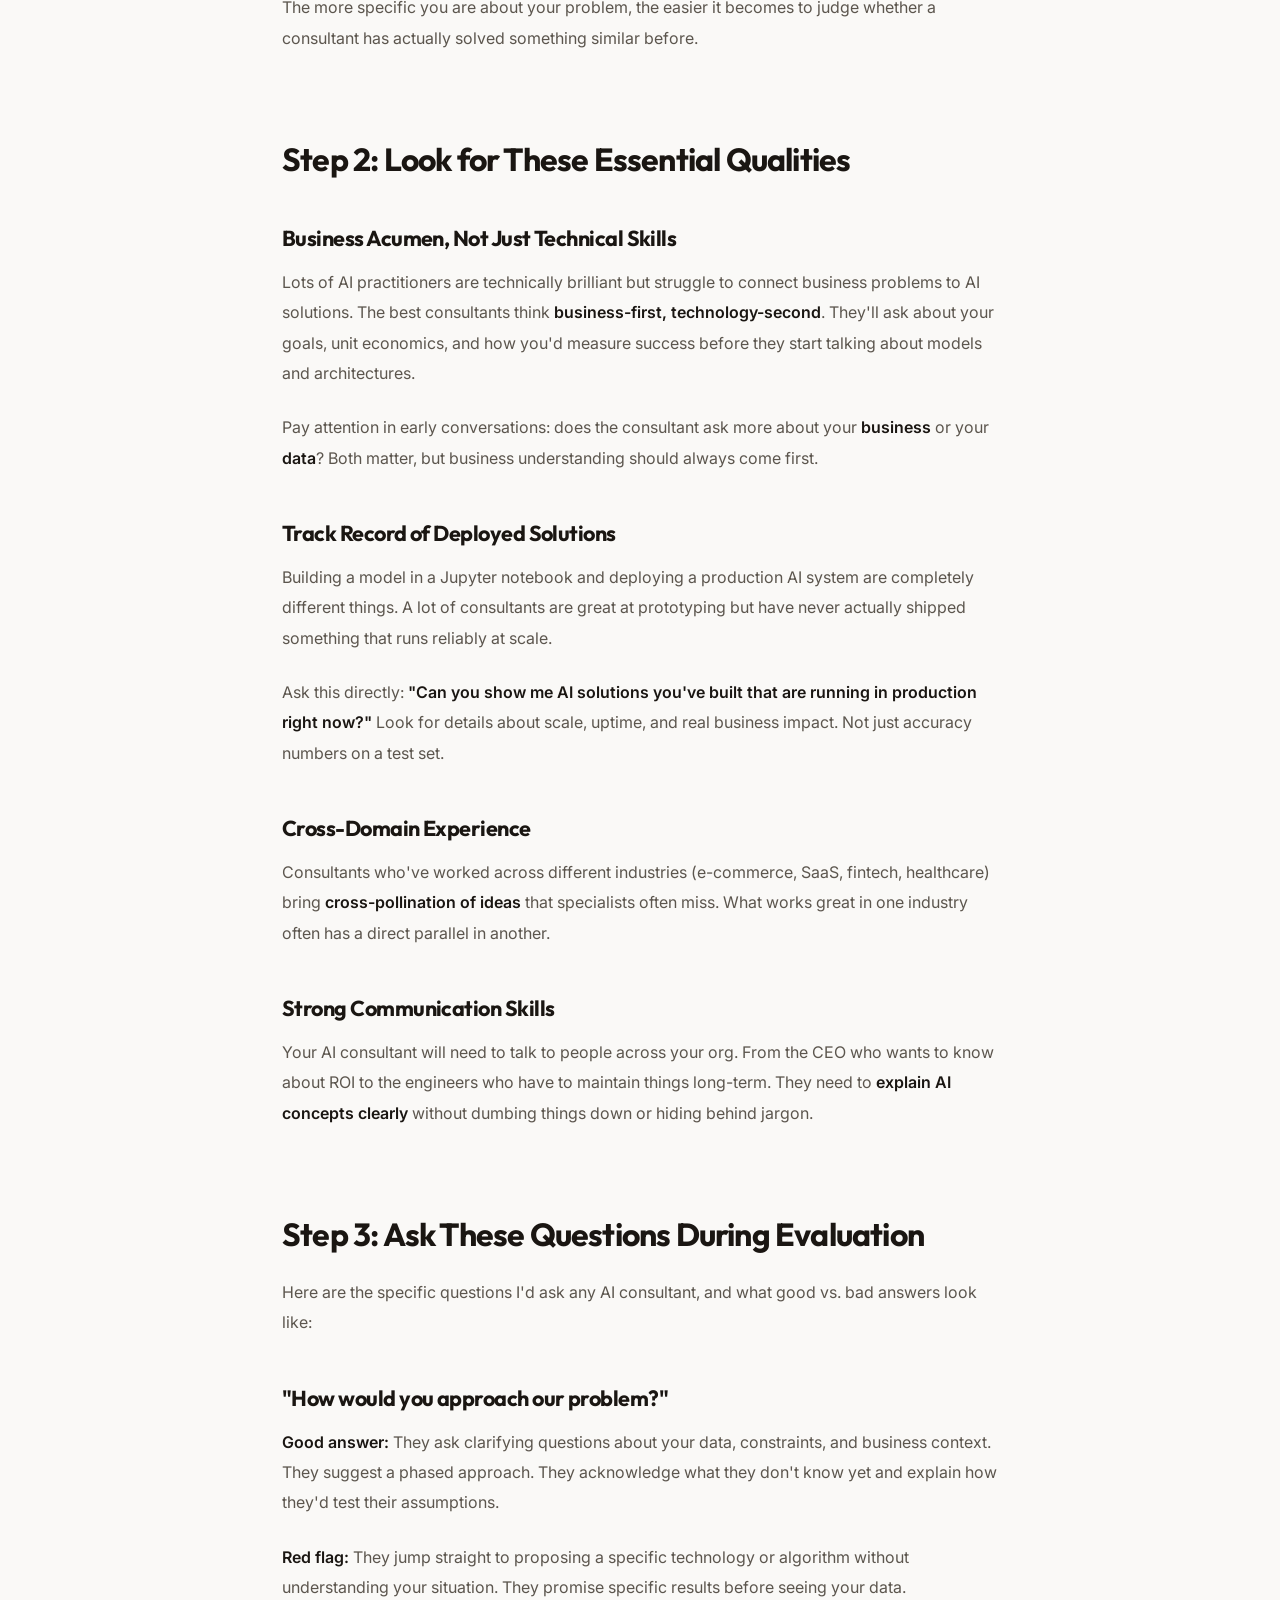
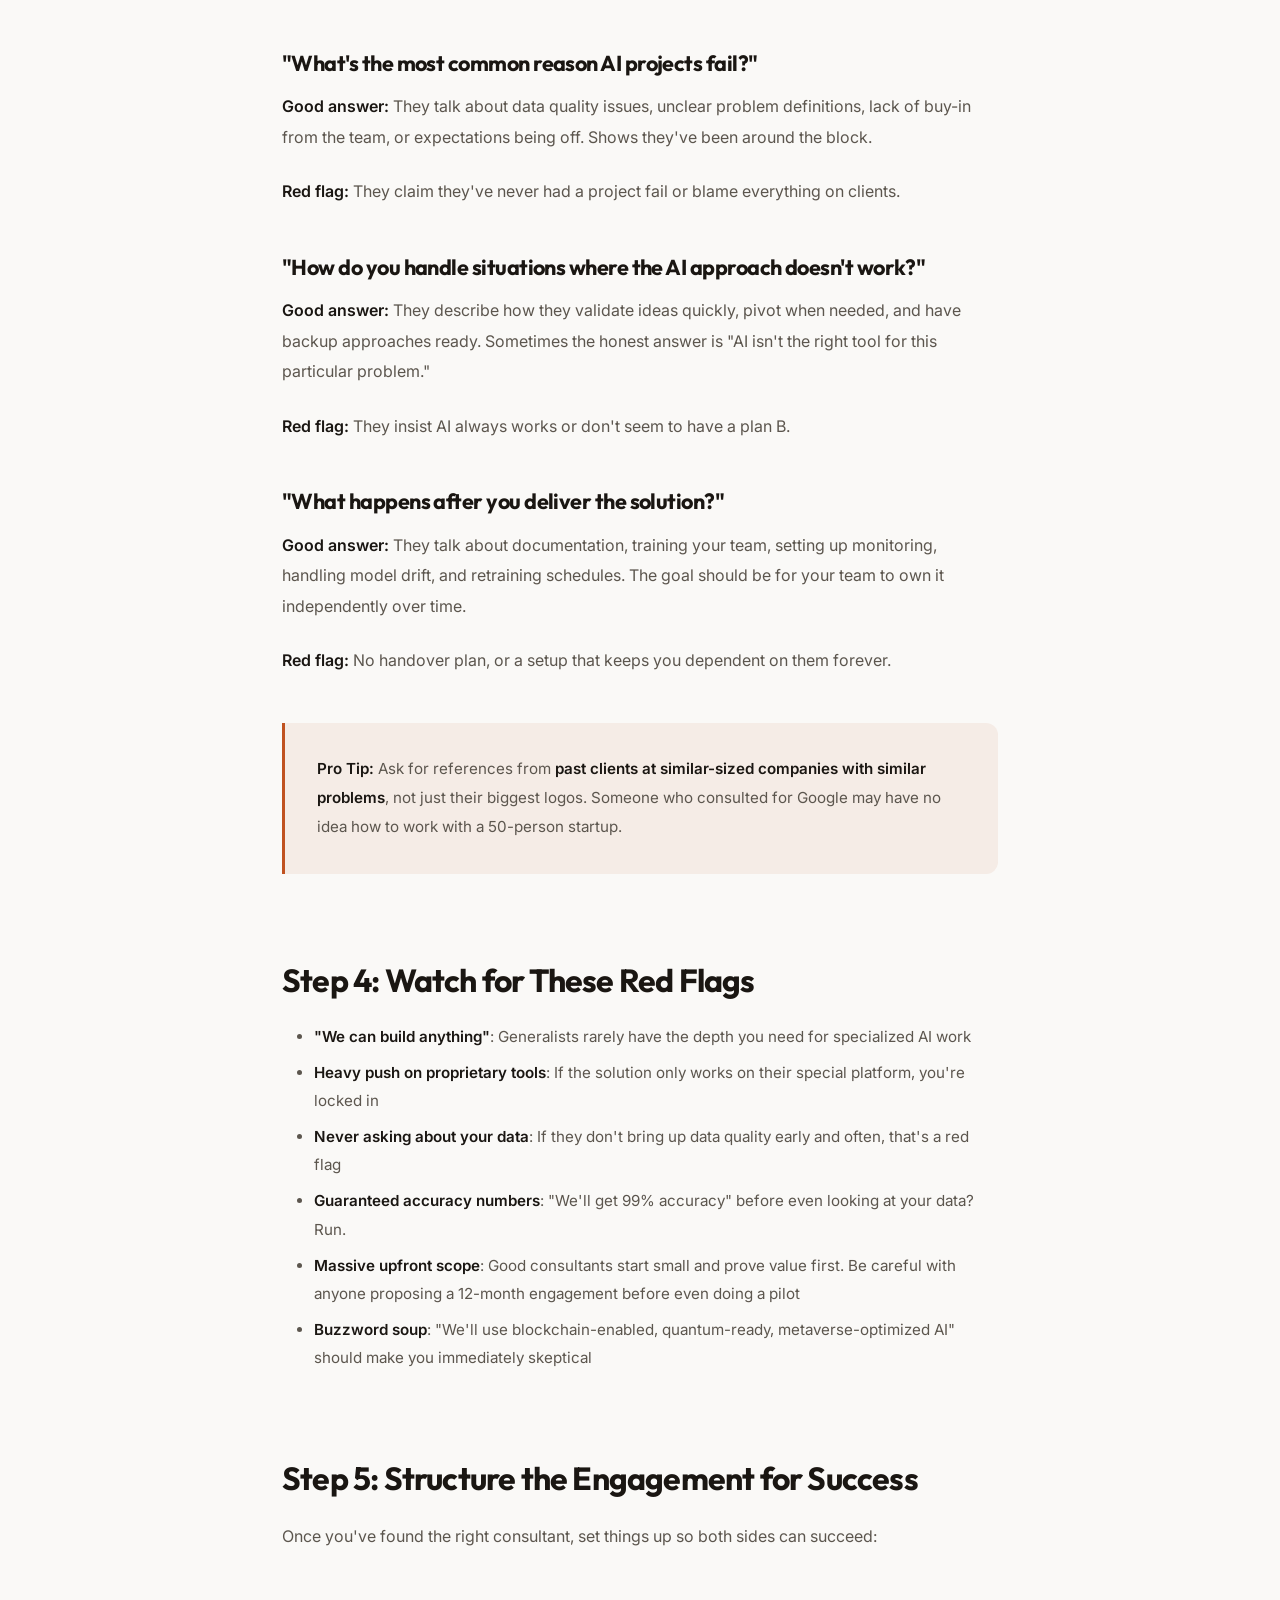
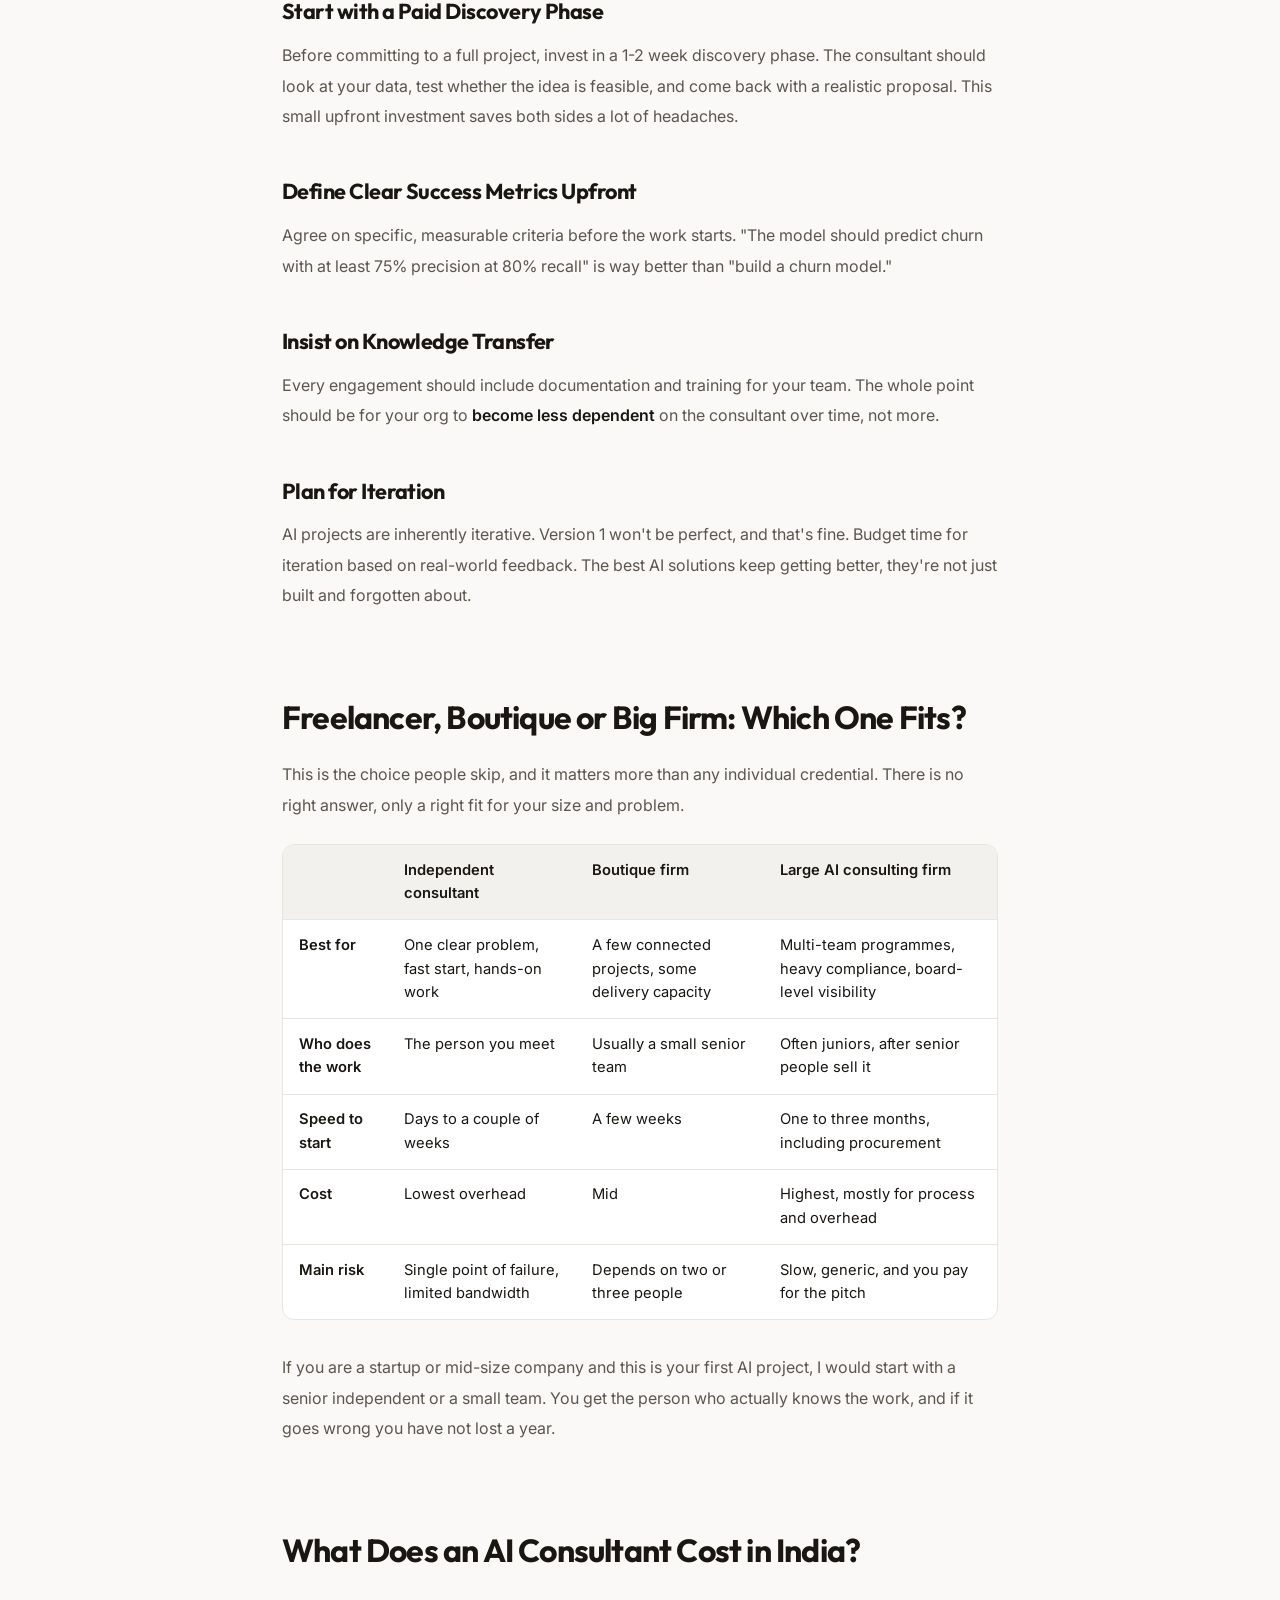
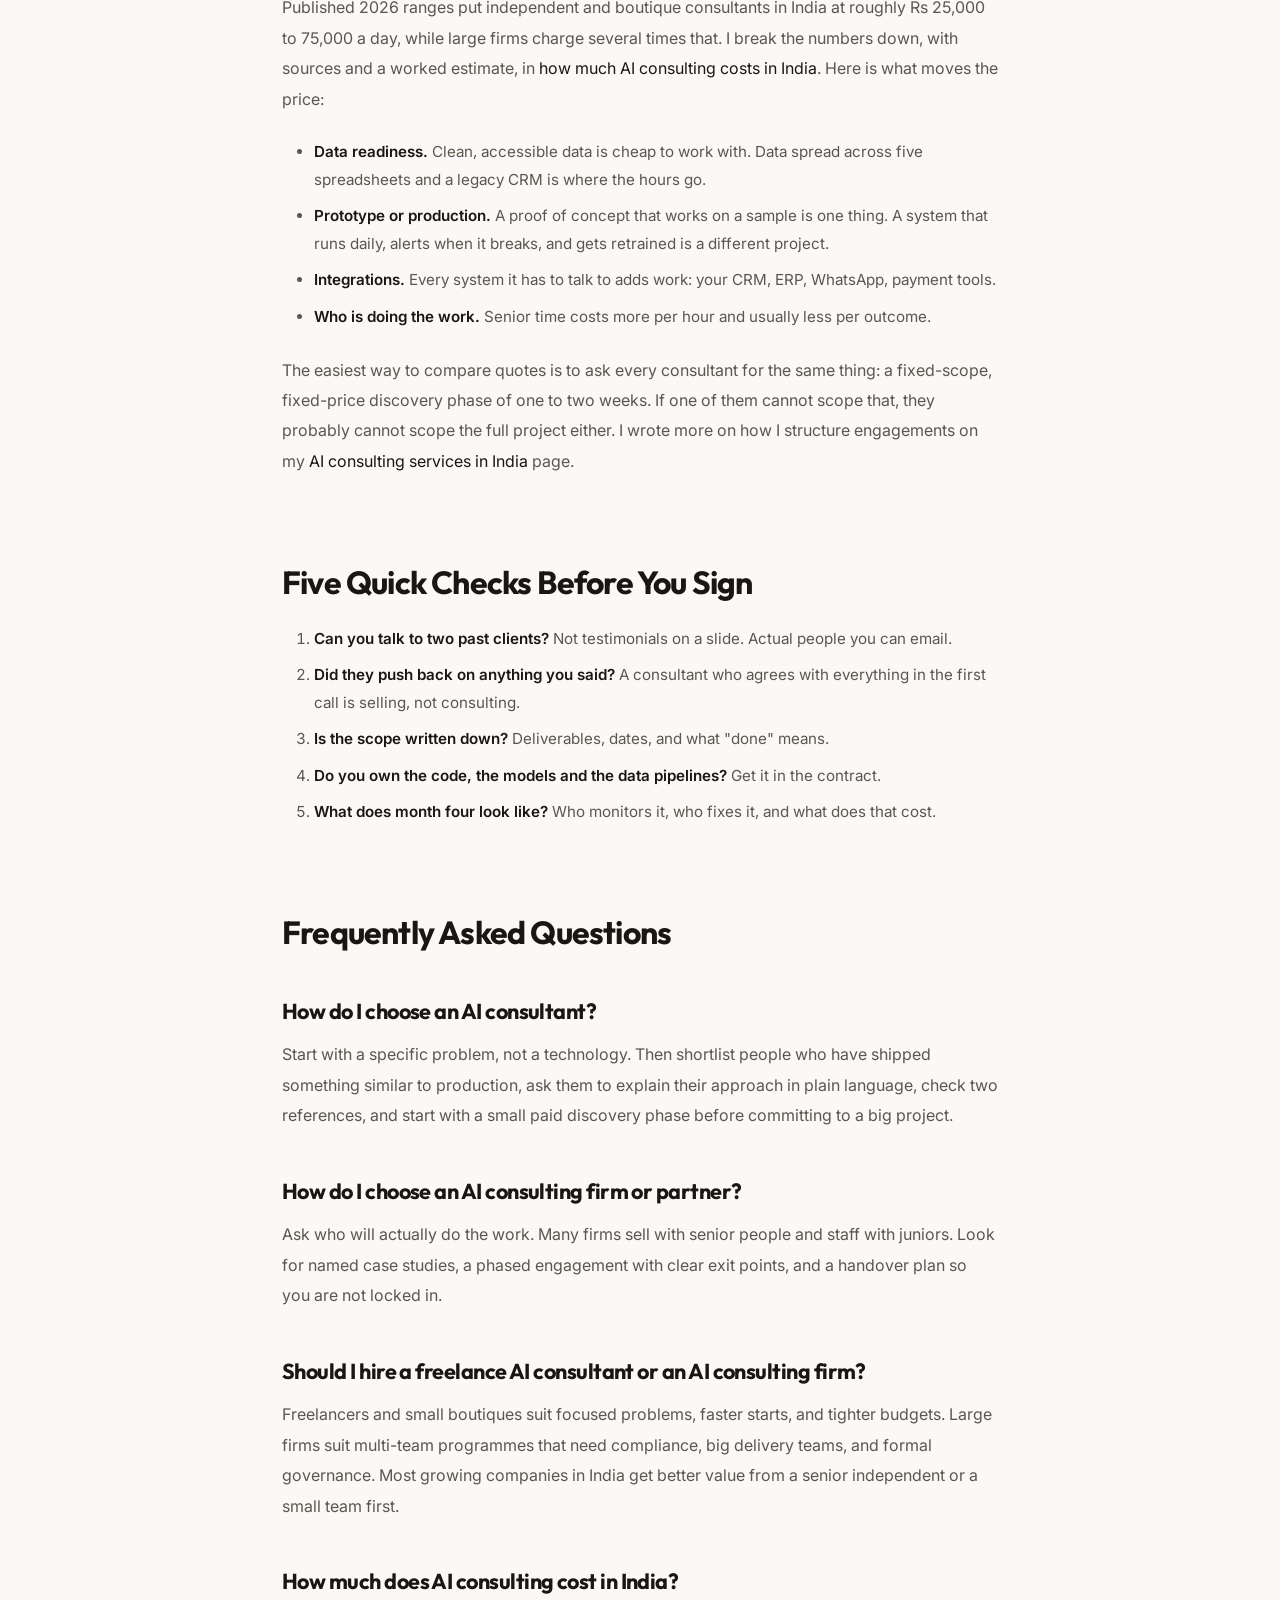
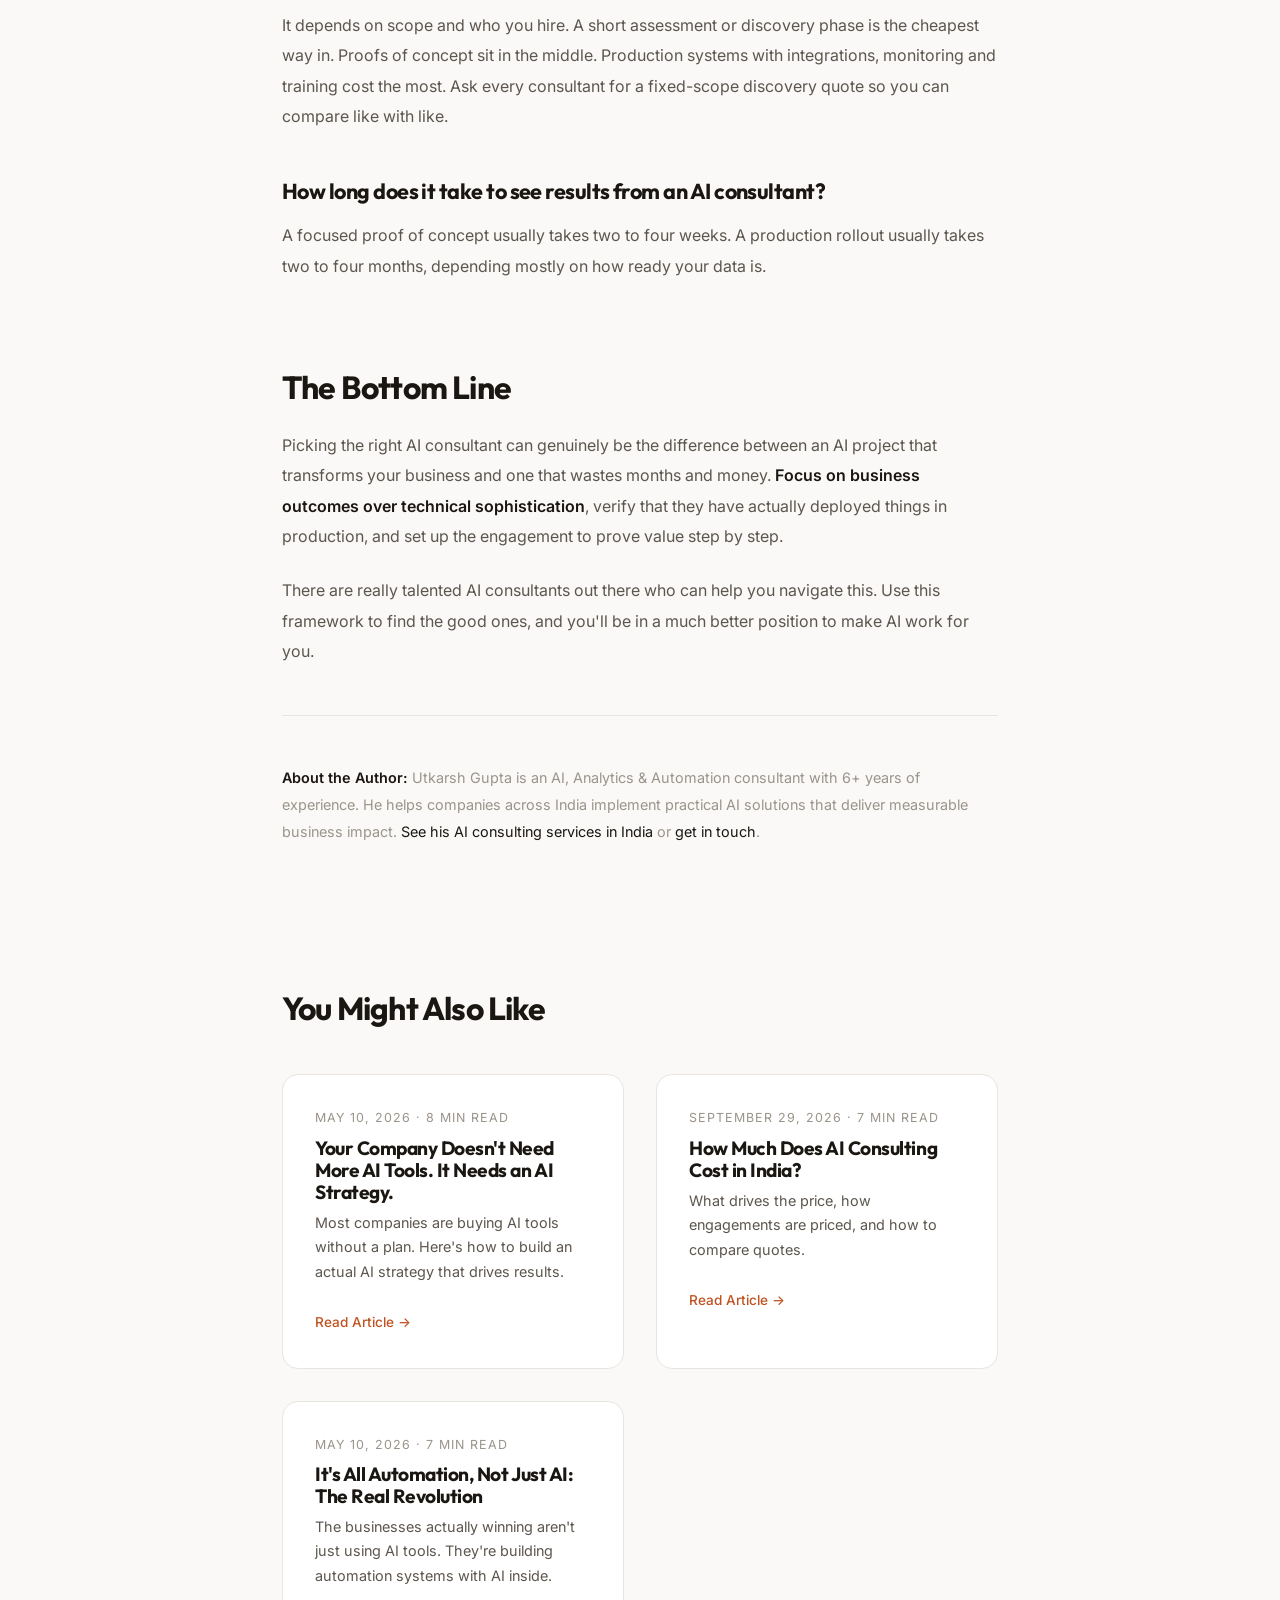
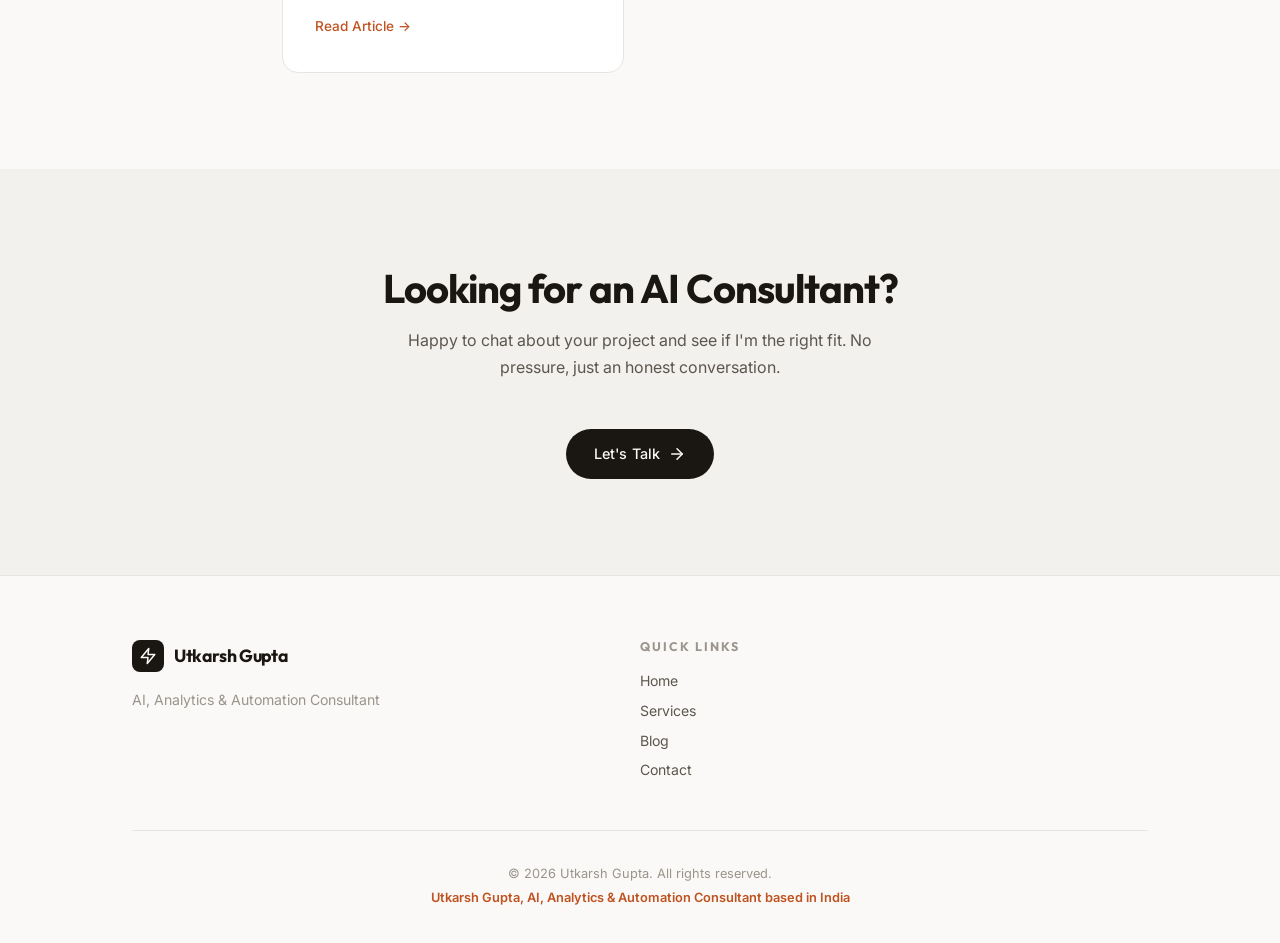
<file: blog/choosing-ai-consultant.html>
<!DOCTYPE html>
<html lang="en" dir="ltr">

<head>
    <meta charset="UTF-8">
    <meta name="viewport" content="width=device-width, initial-scale=1.0">

    <!-- SEO Meta Tags -->
    <title>How to Choose an AI Consultant or AI Consulting Firm (India Guide) | Utkarsh Gupta</title>
    <meta name="description"
        content="How to choose an AI consultant or AI consulting firm: a checklist, the questions to ask, red flags, freelancer vs firm, and what AI consulting costs in India. Written by a working consultant.">
    <meta name="keywords"
        content="how to choose AI consultant, how to choose an AI consulting firm, how to choose an AI consulting partner, hire AI consultant, AI consulting guide, what to look for in AI expert, AI consultant for startups, evaluate AI consultant, AI consulting India">
    <meta name="author" content="Utkarsh Gupta">
    <meta name="robots" content="index, follow, max-image-preview:large, max-snippet:-1">
    <link rel="canonical" href="https://utkarshgupta.com/blog/choosing-ai-consultant.html">

    <!-- Open Graph -->
    <meta property="og:type" content="article">
    <meta property="og:url" content="https://utkarshgupta.com/blog/choosing-ai-consultant.html">
    <meta property="og:title" content="How to Choose an AI Consultant or AI Consulting Firm">
    <meta property="og:description" content="A comprehensive guide to evaluating and hiring an AI consultant. Questions to ask, red flags, and what to expect.">
    <meta property="og:image" content="https://utkarshgupta.com/images/og-image.png">
    <meta property="article:published_time" content="2026-03-15">
    <meta property="article:modified_time" content="2026-09-29">
    <meta property="article:author" content="Utkarsh Gupta">
    <meta property="article:section" content="AI Consulting">
    <meta property="article:tag" content="AI Consultant">
    <meta property="article:tag" content="Hiring AI Expert">
    <meta property="article:tag" content="AI Consulting Guide">

    <!-- Twitter -->
    <meta name="twitter:card" content="summary_large_image">
    <meta name="twitter:title" content="How to Choose the Right AI Consultant">
    <meta name="twitter:description" content="A practical guide by Utkarsh Gupta on hiring the right AI consultant for your business.">

    <!-- Favicon -->
    <link rel="icon" type="image/svg+xml"
        href="data:image/svg+xml,<svg xmlns='http://www.w3.org/2000/svg' viewBox='0 0 100 100'><text y='.9em' font-size='90'>⚡</text></svg>">

    <!-- Fonts -->
    <link rel="preconnect" href="https://fonts.googleapis.com">
    <link rel="preconnect" href="https://fonts.gstatic.com" crossorigin>
    <link href="https://fonts.googleapis.com/css2?family=Inter:wght@300;400;500;600;700&family=Outfit:wght@500;600;700;800&display=swap" rel="stylesheet">

    <!-- Structured Data -->
    <script type="application/ld+json">
    {
      "@context": "https://schema.org",
      "@type": "Article",
      "headline": "How to Choose an AI Consultant or AI Consulting Firm",
      "description": "A comprehensive guide to evaluating and hiring an AI consultant. Learn what qualifications matter, questions to ask, and how to ensure a successful AI consulting engagement.",
      "author": {
        "@type": "Person",
        "name": "Utkarsh Gupta",
        "url": "https://utkarshgupta.com/"
      },
      "publisher": {
        "@type": "Person",
        "name": "Utkarsh Gupta"
      },
      "datePublished": "2026-03-15",
      "dateModified": "2026-09-29",
      "url": "https://utkarshgupta.com/blog/choosing-ai-consultant.html",
      "mainEntityOfPage": "https://utkarshgupta.com/blog/choosing-ai-consultant.html",
      "image": "https://utkarshgupta.com/images/og-image.png",
      "keywords": ["AI consultant", "hiring AI expert", "AI consulting guide", "choose AI consultant"]
    }
    </script>

    <script type="application/ld+json">
    {
      "@context": "https://schema.org",
      "@type": "BreadcrumbList",
      "itemListElement": [
        {"@type": "ListItem", "position": 1, "name": "Home", "item": "https://utkarshgupta.com/"},
        {"@type": "ListItem", "position": 2, "name": "Blog", "item": "https://utkarshgupta.com/blog/"},
        {"@type": "ListItem", "position": 3, "name": "Choosing an AI Consultant", "item": "https://utkarshgupta.com/blog/choosing-ai-consultant.html"}
      ]
    }
    </script>

    <script type="application/ld+json">
    {
      "@context": "https://schema.org",
      "@type": "FAQPage",
      "mainEntity": [
        {"@type": "Question", "name": "How do I choose an AI consultant?", "acceptedAnswer": {"@type": "Answer", "text": "Start with a specific problem, not a technology. Then shortlist people who have shipped something similar to production, ask them to explain their approach in plain language, check two references, and start with a small paid discovery phase before committing to a big project."}},
        {"@type": "Question", "name": "How do I choose an AI consulting firm or partner?", "acceptedAnswer": {"@type": "Answer", "text": "Ask who will actually do the work. Many firms sell with senior people and staff with juniors. Look for named case studies, a phased engagement with clear exit points, and a handover plan so you are not locked in."}},
        {"@type": "Question", "name": "Should I hire a freelance AI consultant or an AI consulting firm?", "acceptedAnswer": {"@type": "Answer", "text": "Freelancers and small boutiques suit focused problems, faster starts, and tighter budgets. Large firms suit multi-team programmes that need compliance, big delivery teams, and formal governance. Most growing companies in India get better value from a senior independent or a small team first."}},
        {"@type": "Question", "name": "How much does AI consulting cost in India?", "acceptedAnswer": {"@type": "Answer", "text": "It depends on scope and who you hire. A short assessment or discovery phase is the cheapest way in. Proofs of concept sit in the middle. Production systems with integrations, monitoring and training cost the most. Ask every consultant for a fixed-scope discovery quote so you can compare like with like."}},
        {"@type": "Question", "name": "How long does it take to see results from an AI consultant?", "acceptedAnswer": {"@type": "Answer", "text": "A focused proof of concept usually takes two to four weeks. A production rollout usually takes two to four months, depending mostly on how ready your data is."}}
      ]
    }
    </script>

    <!-- Stylesheets -->
    <link rel="stylesheet" href="../styles.css">
    <link rel="stylesheet" href="../page-styles.css">

    <!-- Google Analytics -->
    <script async src="https://www.googletagmanager.com/gtag/js?id=G-N578PJ8HFR"></script>
    <script>
        window.dataLayer = window.dataLayer || [];
        function gtag() { dataLayer.push(arguments); }
        gtag('js', new Date());
        gtag('config', 'G-N578PJ8HFR');
    </script>
</head>

<body>
    <!-- Navigation -->
    <nav class="inner-nav">
        <div class="container nav-container">
            <a href="../" class="logo">
                <span class="logo-icon">
                    <svg viewBox="0 0 24 24" fill="none" stroke="currentColor" stroke-width="2" stroke-linecap="round"
                        stroke-linejoin="round">
                        <polygon points="13 2 3 14 12 14 11 22 21 10 12 10 13 2"></polygon>
                    </svg>
                </span>
                <span class="logo-text">Utkarsh Gupta</span>
            </a>
            <a href="./" class="back-link">← All Articles</a>
        </div>
    </nav>

    <!-- Page Header -->
    <header class="page-header">
        <div class="container">
            <div class="breadcrumbs">
                <a href="../">Home</a>
                <span class="separator">›</span>
                <a href="./">Blog</a>
                <span class="separator">›</span>
                <span class="current">Choosing an AI Consultant</span>
            </div>
            <h1>How to Choose an AI <span class="highlight">Consultant</span> or AI Consulting Firm</h1>
            <p class="page-subtitle">A working consultant's checklist for picking an AI partner who ships things, with the questions to ask, the red flags, and what it costs in India.</p>
            <p style="font-size: 0.85rem; color: var(--text-muted); margin-top: 1rem;">By <strong style="color: var(--text-primary);">Utkarsh Gupta</strong> · <time datetime="2026-03-15">March 15, 2026</time> · Updated <time datetime="2026-09-29">September 29, 2026</time> · 9 min read</p>
        </div>
    </header>

    <!-- Article -->
    <article class="article-content">
        <div class="container">

            <p>Everyone calls themselves an "AI consultant" now. IT services firms, freelancers who learned prompt engineering last quarter, and a few people who really have built and run this stuff for years. If you are the one paying, it is hard to tell them apart from a proposal.</p>
            <p>I have done analytics and AI consulting for 6+ years. I have seen projects work and I have seen them die quietly after the demo. Below is how I would pick an AI consultant or an AI consulting firm if I were on your side of the table, whether you are a startup in Bangalore or a larger company in Mumbai.</p>

            <div class="highlight-box">
                <p><strong>The short version:</strong></p>
                <ul>
                    <li>Write the problem down in one sentence, with a number attached.</li>
                    <li>Ask to see something they built that is running in production today.</li>
                    <li>Ask who exactly will do the work, by name.</li>
                    <li>Start with a small paid discovery phase, not a 12-month contract.</li>
                    <li>Make sure your team can run it without them at the end.</li>
                </ul>
            </div>

            <h2>Step 1: Define What You Actually Need</h2>
            <p>Before you even start looking at consultants, get really clear on <strong>what problem you're trying to solve</strong>. "We want to do AI" is not a problem statement. Good ones look more like:</p>
            <ul>
                <li>"We want to cut customer support costs by automating responses to common queries"</li>
                <li>"We need to predict which customers are likely to churn so our retention team can step in early"</li>
                <li>"Our monthly reporting takes 3 days of analyst time and we want to automate it"</li>
                <li>"We get thousands of PDF invoices a month and need to extract structured data from them"</li>
            </ul>
            <p>The more specific you are about your problem, the easier it becomes to judge whether a consultant has actually solved something similar before.</p>

            <h2>Step 2: Look for These Essential Qualities</h2>

            <h3>Business Acumen, Not Just Technical Skills</h3>
            <p>Lots of AI practitioners are technically brilliant but struggle to connect business problems to AI solutions. The best consultants think <strong>business-first, technology-second</strong>. They'll ask about your goals, unit economics, and how you'd measure success before they start talking about models and architectures.</p>
            <p>Pay attention in early conversations: does the consultant ask more about your <strong>business</strong> or your <strong>data</strong>? Both matter, but business understanding should always come first.</p>

            <h3>Track Record of Deployed Solutions</h3>
            <p>Building a model in a Jupyter notebook and deploying a production AI system are completely different things. A lot of consultants are great at prototyping but have never actually shipped something that runs reliably at scale.</p>
            <p>Ask this directly: <strong>"Can you show me AI solutions you've built that are running in production right now?"</strong> Look for details about scale, uptime, and real business impact. Not just accuracy numbers on a test set.</p>

            <h3>Cross-Domain Experience</h3>
            <p>Consultants who've worked across different industries (e-commerce, SaaS, fintech, healthcare) bring <strong>cross-pollination of ideas</strong> that specialists often miss. What works great in one industry often has a direct parallel in another.</p>

            <h3>Strong Communication Skills</h3>
            <p>Your AI consultant will need to talk to people across your org. From the CEO who wants to know about ROI to the engineers who have to maintain things long-term. They need to <strong>explain AI concepts clearly</strong> without dumbing things down or hiding behind jargon.</p>

            <h2>Step 3: Ask These Questions During Evaluation</h2>
            <p>Here are the specific questions I'd ask any AI consultant, and what good vs. bad answers look like:</p>

            <h3>"How would you approach our problem?"</h3>
            <p><strong>Good answer:</strong> They ask clarifying questions about your data, constraints, and business context. They suggest a phased approach. They acknowledge what they don't know yet and explain how they'd test their assumptions.</p>
            <p><strong>Red flag:</strong> They jump straight to proposing a specific technology or algorithm without understanding your situation. They promise specific results before seeing your data.</p>

            <h3>"What's the most common reason AI projects fail?"</h3>
            <p><strong>Good answer:</strong> They talk about data quality issues, unclear problem definitions, lack of buy-in from the team, or expectations being off. Shows they've been around the block.</p>
            <p><strong>Red flag:</strong> They claim they've never had a project fail or blame everything on clients.</p>

            <h3>"How do you handle situations where the AI approach doesn't work?"</h3>
            <p><strong>Good answer:</strong> They describe how they validate ideas quickly, pivot when needed, and have backup approaches ready. Sometimes the honest answer is "AI isn't the right tool for this particular problem."</p>
            <p><strong>Red flag:</strong> They insist AI always works or don't seem to have a plan B.</p>

            <h3>"What happens after you deliver the solution?"</h3>
            <p><strong>Good answer:</strong> They talk about documentation, training your team, setting up monitoring, handling model drift, and retraining schedules. The goal should be for your team to own it independently over time.</p>
            <p><strong>Red flag:</strong> No handover plan, or a setup that keeps you dependent on them forever.</p>

            <div class="highlight-box">
                <p><strong>Pro Tip:</strong> Ask for references from <strong>past clients at similar-sized companies with similar problems</strong>, not just their biggest logos. Someone who consulted for Google may have no idea how to work with a 50-person startup.</p>
            </div>

            <h2>Step 4: Watch for These Red Flags</h2>
            <ul>
                <li><strong>"We can build anything"</strong>: Generalists rarely have the depth you need for specialized AI work</li>
                <li><strong>Heavy push on proprietary tools</strong>: If the solution only works on their special platform, you're locked in</li>
                <li><strong>Never asking about your data</strong>: If they don't bring up data quality early and often, that's a red flag</li>
                <li><strong>Guaranteed accuracy numbers</strong>: "We'll get 99% accuracy" before even looking at your data? Run.</li>
                <li><strong>Massive upfront scope</strong>: Good consultants start small and prove value first. Be careful with anyone proposing a 12-month engagement before even doing a pilot</li>
                <li><strong>Buzzword soup</strong>: "We'll use blockchain-enabled, quantum-ready, metaverse-optimized AI" should make you immediately skeptical</li>
            </ul>

            <h2>Step 5: Structure the Engagement for Success</h2>
            <p>Once you've found the right consultant, set things up so both sides can succeed:</p>

            <h3>Start with a Paid Discovery Phase</h3>
            <p>Before committing to a full project, invest in a 1-2 week discovery phase. The consultant should look at your data, test whether the idea is feasible, and come back with a realistic proposal. This small upfront investment saves both sides a lot of headaches.</p>

            <h3>Define Clear Success Metrics Upfront</h3>
            <p>Agree on specific, measurable criteria before the work starts. "The model should predict churn with at least 75% precision at 80% recall" is way better than "build a churn model."</p>

            <h3>Insist on Knowledge Transfer</h3>
            <p>Every engagement should include documentation and training for your team. The whole point should be for your org to <strong>become less dependent</strong> on the consultant over time, not more.</p>

            <h3>Plan for Iteration</h3>
            <p>AI projects are inherently iterative. Version 1 won't be perfect, and that's fine. Budget time for iteration based on real-world feedback. The best AI solutions keep getting better, they're not just built and forgotten about.</p>

            <h2>Freelancer, Boutique or Big Firm: Which One Fits?</h2>
            <p>This is the choice people skip, and it matters more than any individual credential. There is no right answer, only a right fit for your size and problem.</p>
            <div class="table-wrap">
                <table class="compare-table">
                    <thead>
                        <tr><th></th><th>Independent consultant</th><th>Boutique firm</th><th>Large AI consulting firm</th></tr>
                    </thead>
                    <tbody>
                        <tr><td>Best for</td><td>One clear problem, fast start, hands-on work</td><td>A few connected projects, some delivery capacity</td><td>Multi-team programmes, heavy compliance, board-level visibility</td></tr>
                        <tr><td>Who does the work</td><td>The person you meet</td><td>Usually a small senior team</td><td>Often juniors, after senior people sell it</td></tr>
                        <tr><td>Speed to start</td><td>Days to a couple of weeks</td><td>A few weeks</td><td>One to three months, including procurement</td></tr>
                        <tr><td>Cost</td><td>Lowest overhead</td><td>Mid</td><td>Highest, mostly for process and overhead</td></tr>
                        <tr><td>Main risk</td><td>Single point of failure, limited bandwidth</td><td>Depends on two or three people</td><td>Slow, generic, and you pay for the pitch</td></tr>
                    </tbody>
                </table>
            </div>
            <p>If you are a startup or mid-size company and this is your first AI project, I would start with a senior independent or a small team. You get the person who actually knows the work, and if it goes wrong you have not lost a year.</p>

            <h2>What Does an AI Consultant Cost in India?</h2>
            <p>Published 2026 ranges put independent and boutique consultants in India at roughly Rs 25,000 to 75,000 a day, while large firms charge several times that. I break the numbers down, with sources and a worked estimate, in <a href="ai-consulting-cost-india.html">how much AI consulting costs in India</a>. Here is what moves the price:</p>
            <ul>
                <li><strong>Data readiness.</strong> Clean, accessible data is cheap to work with. Data spread across five spreadsheets and a legacy CRM is where the hours go.</li>
                <li><strong>Prototype or production.</strong> A proof of concept that works on a sample is one thing. A system that runs daily, alerts when it breaks, and gets retrained is a different project.</li>
                <li><strong>Integrations.</strong> Every system it has to talk to adds work: your CRM, ERP, WhatsApp, payment tools.</li>
                <li><strong>Who is doing the work.</strong> Senior time costs more per hour and usually less per outcome.</li>
            </ul>
            <p>The easiest way to compare quotes is to ask every consultant for the same thing: a fixed-scope, fixed-price discovery phase of one to two weeks. If one of them cannot scope that, they probably cannot scope the full project either. I wrote more on how I structure engagements on my <a href="../services/ai-consulting.html">AI consulting services in India</a> page.</p>

            <h2>Five Quick Checks Before You Sign</h2>
            <ol>
                <li><strong>Can you talk to two past clients?</strong> Not testimonials on a slide. Actual people you can email.</li>
                <li><strong>Did they push back on anything you said?</strong> A consultant who agrees with everything in the first call is selling, not consulting.</li>
                <li><strong>Is the scope written down?</strong> Deliverables, dates, and what "done" means.</li>
                <li><strong>Do you own the code, the models and the data pipelines?</strong> Get it in the contract.</li>
                <li><strong>What does month four look like?</strong> Who monitors it, who fixes it, and what does that cost.</li>
            </ol>

            <h2>Frequently Asked Questions</h2>
            <h3>How do I choose an AI consultant?</h3>
            <p>Start with a specific problem, not a technology. Then shortlist people who have shipped something similar to production, ask them to explain their approach in plain language, check two references, and start with a small paid discovery phase before committing to a big project.</p>

            <h3>How do I choose an AI consulting firm or partner?</h3>
            <p>Ask who will actually do the work. Many firms sell with senior people and staff with juniors. Look for named case studies, a phased engagement with clear exit points, and a handover plan so you are not locked in.</p>

            <h3>Should I hire a freelance AI consultant or an AI consulting firm?</h3>
            <p>Freelancers and small boutiques suit focused problems, faster starts, and tighter budgets. Large firms suit multi-team programmes that need compliance, big delivery teams, and formal governance. Most growing companies in India get better value from a senior independent or a small team first.</p>

            <h3>How much does AI consulting cost in India?</h3>
            <p>It depends on scope and who you hire. A short assessment or discovery phase is the cheapest way in. Proofs of concept sit in the middle. Production systems with integrations, monitoring and training cost the most. Ask every consultant for a fixed-scope discovery quote so you can compare like with like.</p>

            <h3>How long does it take to see results from an AI consultant?</h3>
            <p>A focused proof of concept usually takes two to four weeks. A production rollout usually takes two to four months, depending mostly on how ready your data is.</p>


            <h2>The Bottom Line</h2>
            <p>Picking the right AI consultant can genuinely be the difference between an AI project that transforms your business and one that wastes months and money. <strong>Focus on business outcomes over technical sophistication</strong>, verify that they have actually deployed things in production, and set up the engagement to prove value step by step.</p>
            <p>There are really talented AI consultants out there who can help you navigate this. Use this framework to find the good ones, and you'll be in a much better position to make AI work for you.</p>

            <hr style="margin: 3rem 0; border: none; border-top: 1px solid var(--border-color);">
            <p style="font-size: 0.9rem; color: var(--text-muted);"><strong style="color: var(--text-primary);">About the Author:</strong> Utkarsh Gupta is an AI, Analytics & Automation consultant with 6+ years of experience. He helps companies across India implement practical AI solutions that deliver measurable business impact. <a href="../services/ai-consulting.html">See his AI consulting services in India</a> or <a href="../#contact">get in touch</a>.</p>
        </div>
    </article>

    <!-- Related Articles -->
    <section class="article-content" style="padding-top: 0;">
        <div class="container">
            <h2 style="margin-bottom: 1.5rem;">You Might Also Like</h2>
            <div class="blog-grid" style="max-width: 100%;">
                <a href="ai-strategy-for-business.html" class="blog-card">
                    <div class="blog-card-content">
                        <div class="blog-card-meta">May 10, 2026 · 8 min read</div>
                        <h3>Your Company Doesn't Need More AI Tools. It Needs an AI Strategy.</h3>
                        <p>Most companies are buying AI tools without a plan. Here's how to build an actual AI strategy that drives results.</p>
                        <span class="blog-card-link">Read Article →</span>
                    </div>
                </a>
                <a href="ai-consulting-cost-india.html" class="blog-card">
                    <div class="blog-card-content">
                        <div class="blog-card-meta">September 29, 2026 · 7 min read</div>
                        <h3>How Much Does AI Consulting Cost in India?</h3>
                        <p>What drives the price, how engagements are priced, and how to compare quotes.</p>
                        <span class="blog-card-link">Read Article →</span>
                    </div>
                </a>
                <a href="ai-powered-automation-not-just-ai.html" class="blog-card">
                    <div class="blog-card-content">
                        <div class="blog-card-meta">May 10, 2026 · 7 min read</div>
                        <h3>It's All Automation, Not Just AI: The Real Revolution</h3>
                        <p>The businesses actually winning aren't just using AI tools. They're building automation systems with AI inside.</p>
                        <span class="blog-card-link">Read Article →</span>
                    </div>
                </a>
            </div>
        </div>
    </section>

    <!-- CTA Section -->
    <section class="cta-section">
        <div class="container">
            <h2>Looking for an AI Consultant?</h2>
            <p>Happy to chat about your project and see if I'm the right fit. No pressure, just an honest conversation.</p>
            <a href="../#contact" class="btn btn-primary">
                <span>Let's Talk</span>
                <svg width="18" height="18" viewBox="0 0 24 24" fill="none" stroke="currentColor" stroke-width="2"
                    stroke-linecap="round" stroke-linejoin="round">
                    <line x1="5" y1="12" x2="19" y2="12"></line>
                    <polyline points="12 5 19 12 12 19"></polyline>
                </svg>
            </a>
        </div>
    </section>

    <!-- Footer -->
    <footer class="footer">
        <div class="container">
            <div class="footer-content">
                <div class="footer-brand">
                    <div class="logo">
                        <span class="logo-icon">
                            <svg viewBox="0 0 24 24" fill="none" stroke="currentColor" stroke-width="2"
                                stroke-linecap="round" stroke-linejoin="round">
                                <polygon points="13 2 3 14 12 14 11 22 21 10 12 10 13 2"></polygon>
                            </svg>
                        </span>
                        <span class="logo-text">Utkarsh Gupta</span>
                    </div>
                    <p class="footer-tagline">AI, Analytics & Automation Consultant</p>
                </div>
                <div class="footer-links">
                    <h4>Quick Links</h4>
                    <a href="../">Home</a>
                    <a href="../#services">Services</a>
                    <a href="./">Blog</a>
                    <a href="../#contact">Contact</a>
                </div>
            </div>
            <div class="footer-bottom">
                <p>&copy; 2026 Utkarsh Gupta. All rights reserved.</p>
                <p class="footer-made">Utkarsh Gupta, AI, Analytics &amp; Automation Consultant based in India</p>
            </div>
        </div>
    </footer>
</body>

</html>
</file>
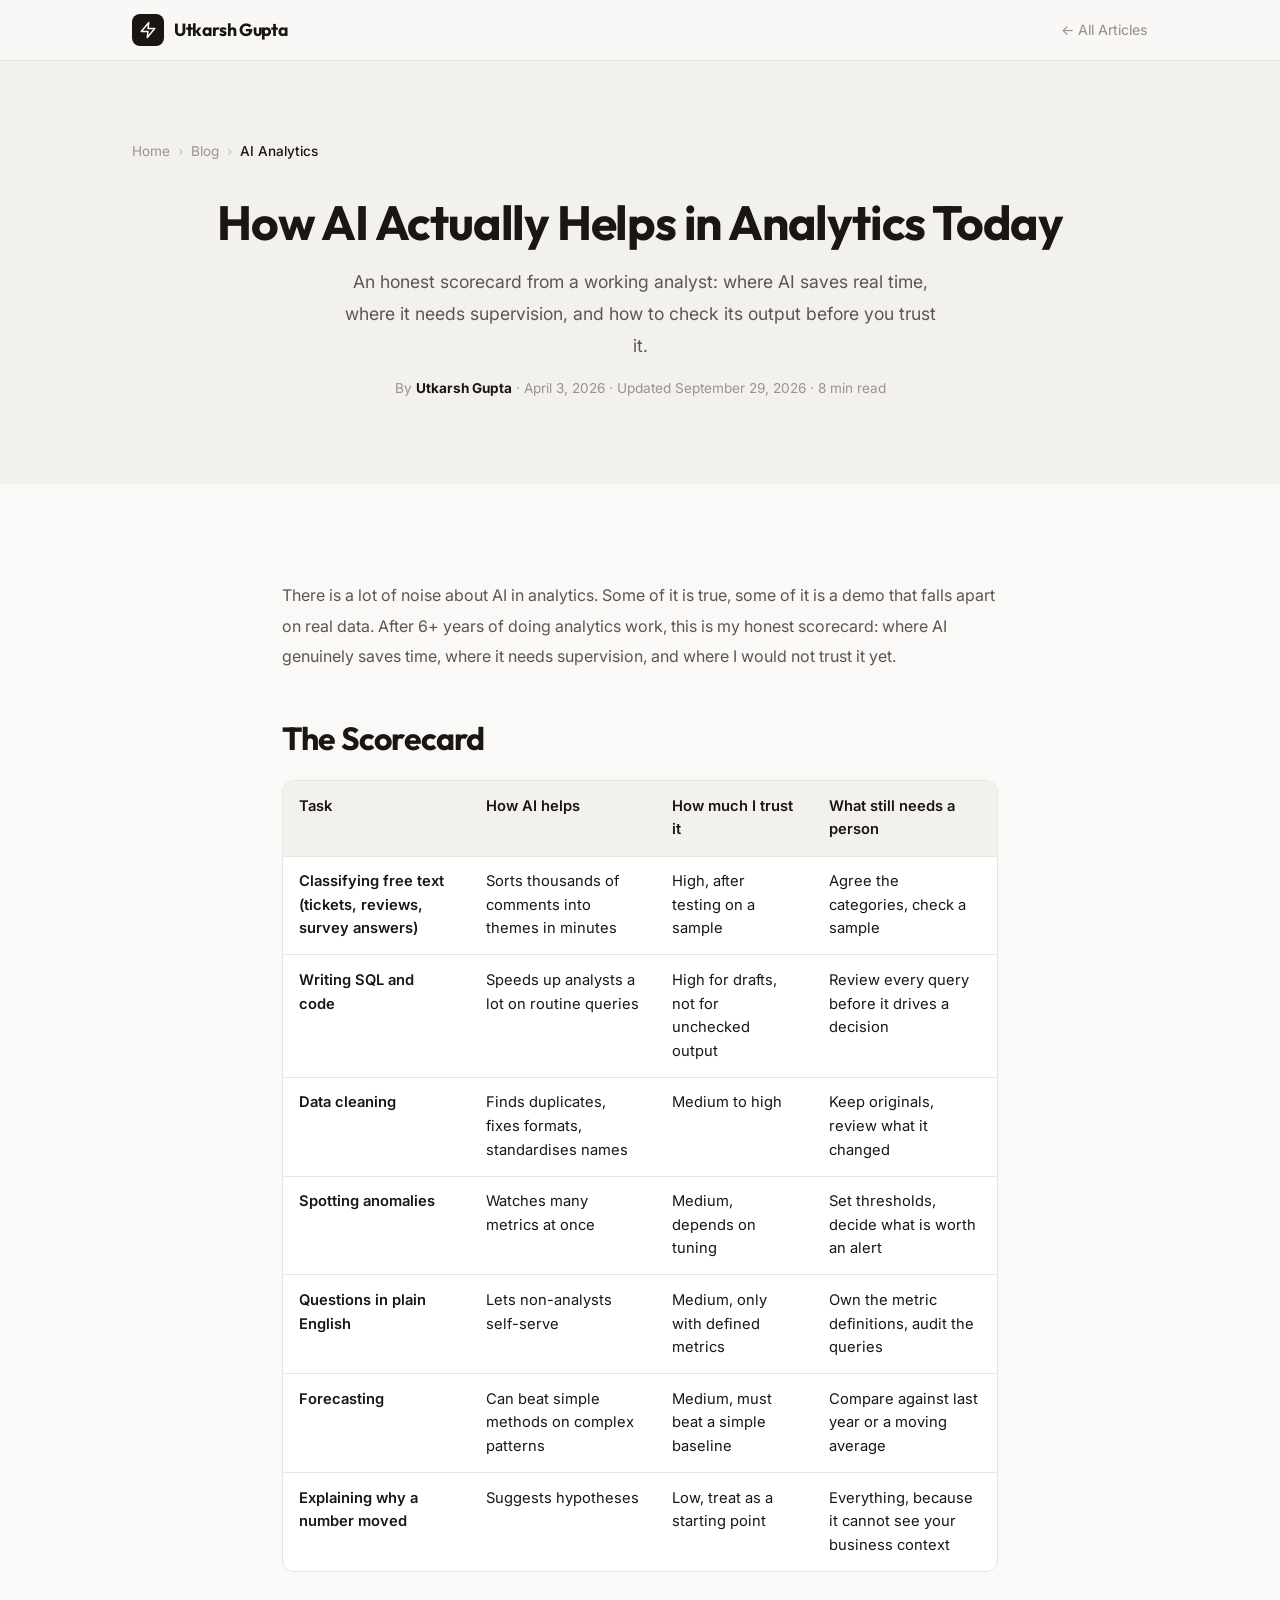
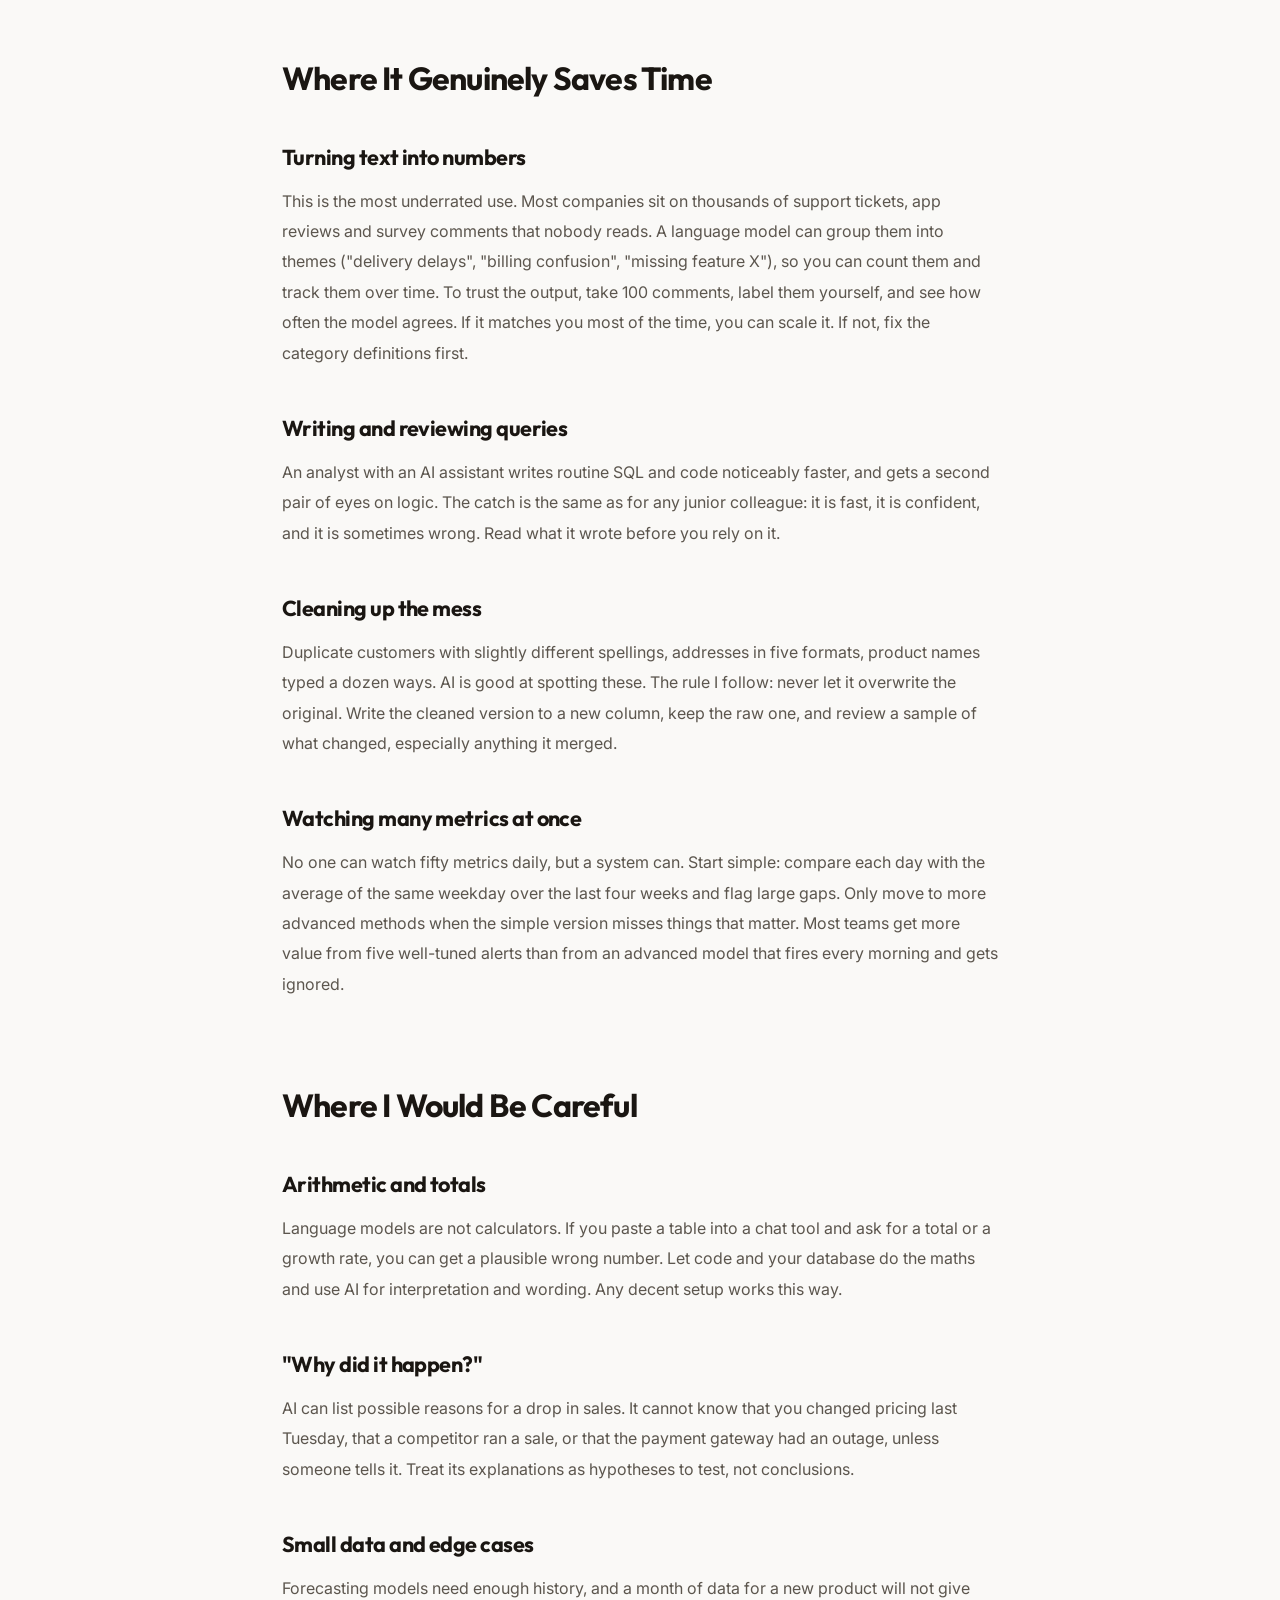
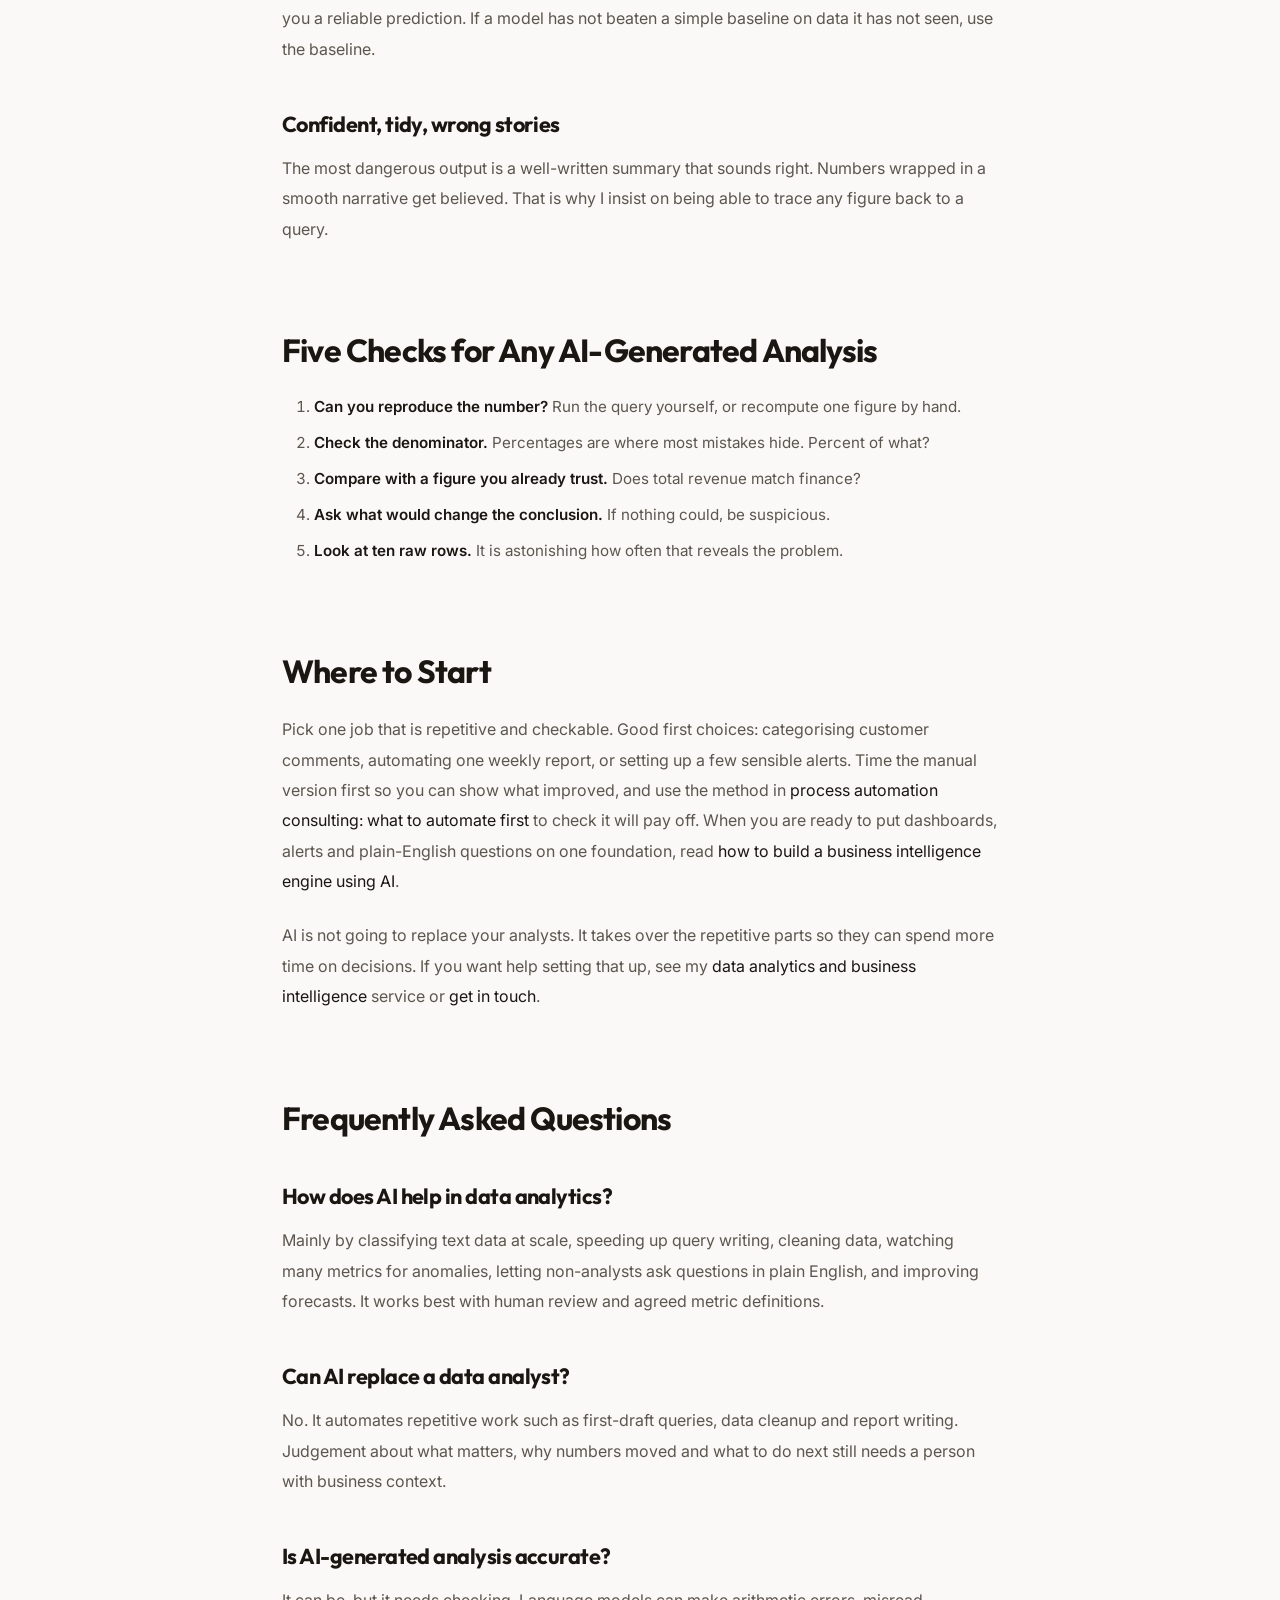
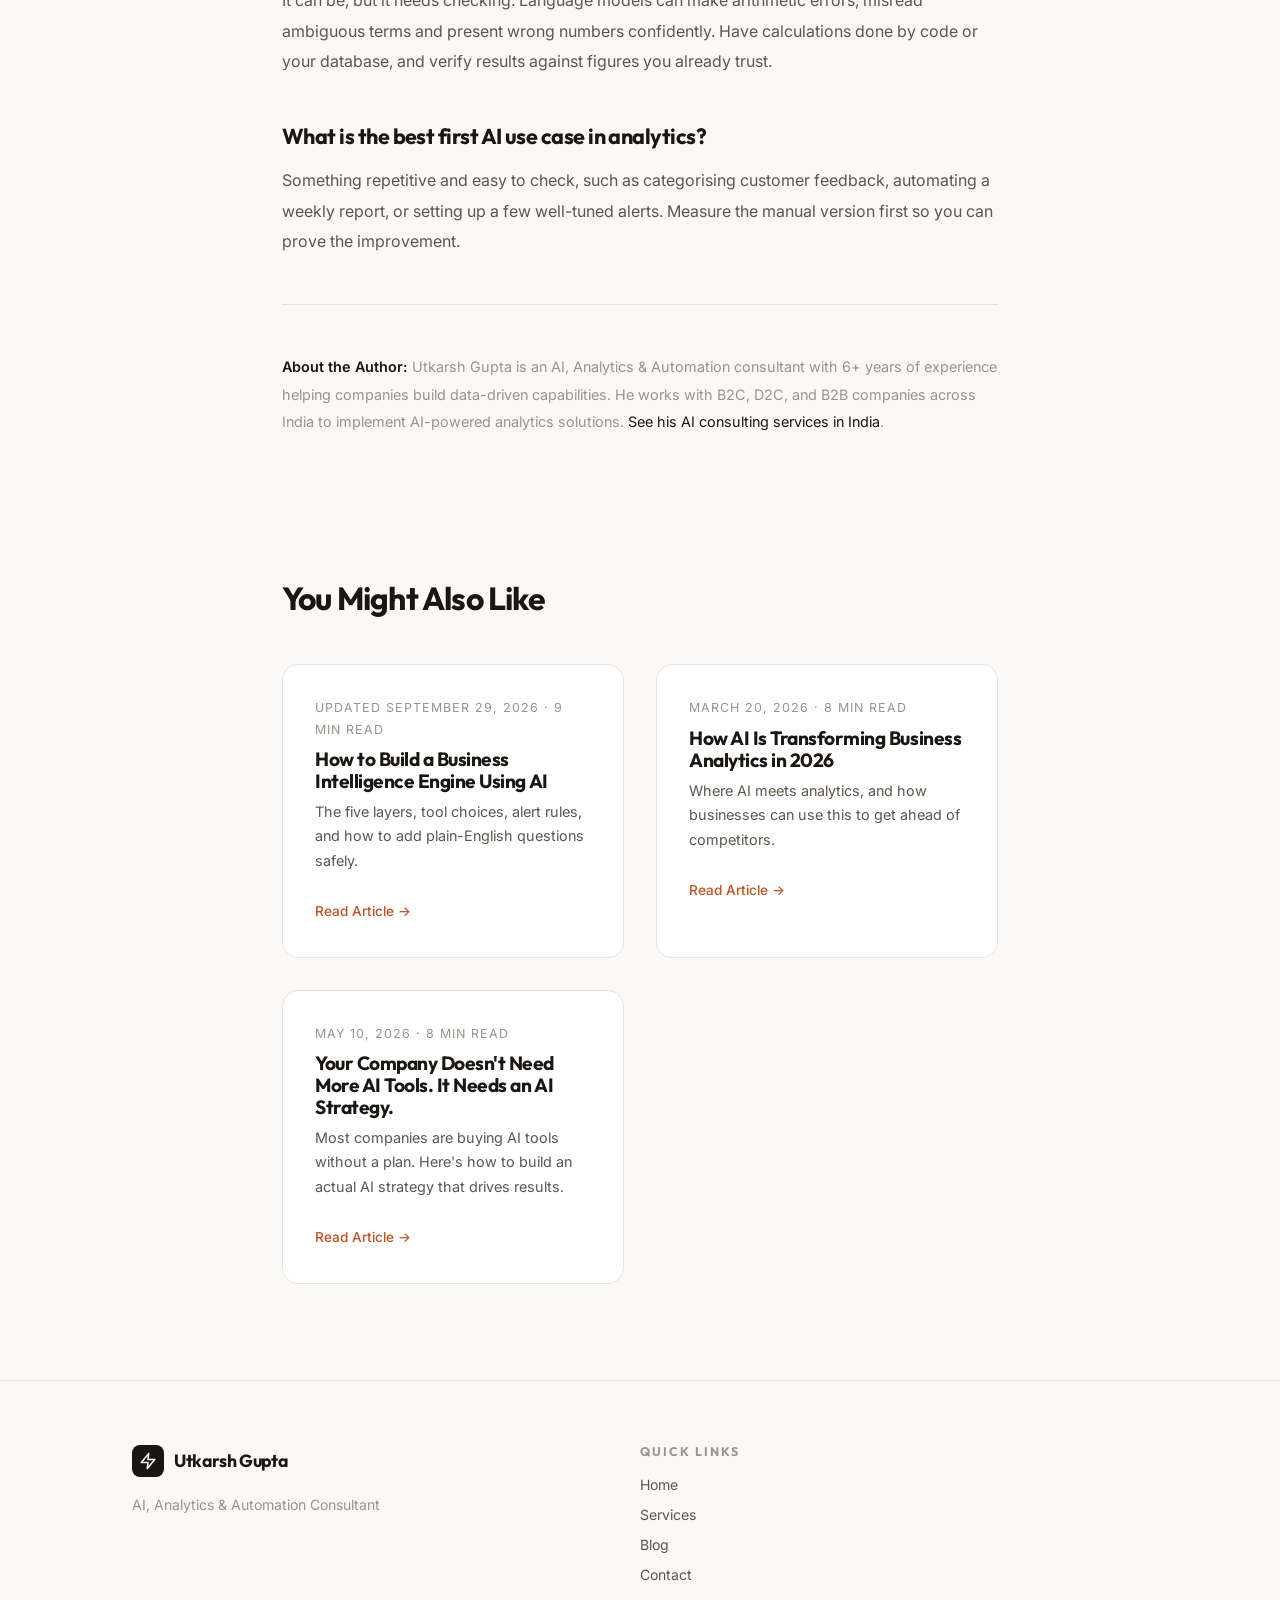
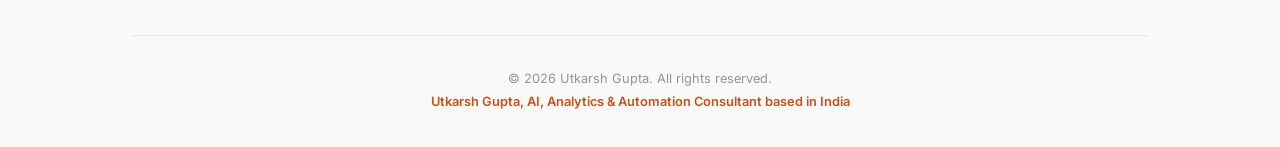
<file: blog/how-ai-helps-in-analytics.html>
<!DOCTYPE html>
<html lang="en" dir="ltr">

<head>
    <meta charset="UTF-8">
    <meta name="viewport" content="width=device-width, initial-scale=1.0">

    <!-- SEO Meta Tags -->
    <title>How AI Actually Helps in Analytics: What Works, What Doesn't, and How to Check It | Utkarsh Gupta</title>
    <meta name="description"
        content="A practical scorecard of where AI helps in data analytics and where it fails: text classification, SQL, cleaning, anomaly alerts, plain-English queries and forecasting, plus five checks for AI-generated analysis.">
    <meta name="keywords"
        content="AI in analytics, practical AI, data analytics, automated insights, natural language querying">
    <meta name="author" content="Utkarsh Gupta">
    <meta name="robots" content="index, follow, max-image-preview:large, max-snippet:-1">
    <link rel="canonical" href="https://utkarshgupta.com/blog/how-ai-helps-in-analytics.html">

    <!-- Open Graph -->
    <meta property="og:type" content="article">
    <meta property="og:url" content="https://utkarshgupta.com/blog/how-ai-helps-in-analytics.html">
    <meta property="og:title" content="How AI Actually Helps in Analytics Today">
    <meta property="og:description" content="A practical look at how artificial intelligence is genuinely improving data analytics for businesses today.">
    <meta property="og:image" content="https://utkarshgupta.com/images/og-image.png">
    <meta property="article:published_time" content="2026-04-03">
    <meta property="article:modified_time" content="2026-09-29">
    <meta property="article:author" content="Utkarsh Gupta">
    <meta property="article:section" content="Analytics">
    <meta property="article:tag" content="AI in Analytics">
    <meta property="article:tag" content="Automated Insights">
    <meta property="article:tag" content="Data Analytics">

    <!-- Twitter -->
    <meta name="twitter:card" content="summary_large_image">
    <meta name="twitter:title" content="How AI Actually Helps in Analytics Today">
    <meta name="twitter:description" content="A practical look at how artificial intelligence is genuinely improving data analytics for businesses today.">

    <!-- Favicon -->
    <link rel="icon" type="image/svg+xml"
        href="data:image/svg+xml,<svg xmlns='http://www.w3.org/2000/svg' viewBox='0 0 100 100'><text y='.9em' font-size='90'>⚡</text></svg>">

    <!-- Fonts -->
    <link rel="preconnect" href="https://fonts.googleapis.com">
    <link rel="preconnect" href="https://fonts.gstatic.com" crossorigin>
    <link href="https://fonts.googleapis.com/css2?family=Inter:wght@300;400;500;600;700&family=Outfit:wght@500;600;700;800&display=swap" rel="stylesheet">

    <!-- Structured Data -->
    <script type="application/ld+json">
    {
      "@context": "https://schema.org",
      "@type": "Article",
      "headline": "How AI Actually Helps in Analytics Today",
      "description": "A practical look at how artificial intelligence is genuinely improving data analytics for businesses today.",
      "author": {
        "@type": "Person",
        "name": "Utkarsh Gupta",
        "url": "https://utkarshgupta.com/"
      },
      "publisher": {
        "@type": "Person",
        "name": "Utkarsh Gupta"
      },
      "datePublished": "2026-04-03",
      "dateModified": "2026-09-29",
      "url": "https://utkarshgupta.com/blog/how-ai-helps-in-analytics.html",
      "mainEntityOfPage": "https://utkarshgupta.com/blog/how-ai-helps-in-analytics.html",
      "image": "https://utkarshgupta.com/images/og-image.png",
      "keywords": ["AI analytics", "practical AI", "data analysis"]
    }
    </script>

    <script type="application/ld+json">
    {
      "@context": "https://schema.org",
      "@type": "BreadcrumbList",
      "itemListElement": [
        {"@type": "ListItem", "position": 1, "name": "Home", "item": "https://utkarshgupta.com/"},
        {"@type": "ListItem", "position": 2, "name": "Blog", "item": "https://utkarshgupta.com/blog/"},
        {"@type": "ListItem", "position": 3, "name": "How AI Helps in Analytics", "item": "https://utkarshgupta.com/blog/how-ai-helps-in-analytics.html"}
      ]
    }
    </script>

    <script type="application/ld+json">
    {
      "@context": "https://schema.org",
      "@type": "FAQPage",
      "mainEntity": [
        {"@type": "Question", "name": "How does AI help in data analytics?", "acceptedAnswer": {"@type": "Answer", "text": "Mainly by classifying text data at scale, speeding up query writing, cleaning data, watching many metrics for anomalies, letting non-analysts ask questions in plain English, and improving forecasts. It works best with human review and agreed metric definitions."}},
        {"@type": "Question", "name": "Can AI replace a data analyst?", "acceptedAnswer": {"@type": "Answer", "text": "No. It automates repetitive work such as first-draft queries, data cleanup and report writing. Judgement about what matters, why numbers moved and what to do next still needs a person with business context."}},
        {"@type": "Question", "name": "Is AI-generated analysis accurate?", "acceptedAnswer": {"@type": "Answer", "text": "It can be, but it needs checking. Language models can make arithmetic errors, misread ambiguous terms and present wrong numbers confidently. Have calculations done by code or your database, and verify results against figures you already trust."}},
        {"@type": "Question", "name": "What is the best first AI use case in analytics?", "acceptedAnswer": {"@type": "Answer", "text": "Something repetitive and easy to check, such as categorising customer feedback, automating a weekly report, or setting up a few well-tuned alerts. Measure the manual version first so you can prove the improvement."}}
      ]
    }
    </script>

    <!-- Stylesheets -->
    <link rel="stylesheet" href="../styles.css">
    <link rel="stylesheet" href="../page-styles.css">

    <!-- Google Analytics -->
    <script async src="https://www.googletagmanager.com/gtag/js?id=G-N578PJ8HFR"></script>
    <script>
        window.dataLayer = window.dataLayer || [];
        function gtag() { dataLayer.push(arguments); }
        gtag('js', new Date());
        gtag('config', 'G-N578PJ8HFR');
    </script>
</head>

<body>
    <!-- Navigation -->
    <nav class="inner-nav">
        <div class="container nav-container">
            <a href="../" class="logo">
                <span class="logo-icon">
                    <svg viewBox="0 0 24 24" fill="none" stroke="currentColor" stroke-width="2" stroke-linecap="round"
                        stroke-linejoin="round">
                        <polygon points="13 2 3 14 12 14 11 22 21 10 12 10 13 2"></polygon>
                    </svg>
                </span>
                <span class="logo-text">Utkarsh Gupta</span>
            </a>
            <a href="./" class="back-link">← All Articles</a>
        </div>
    </nav>

    <!-- Page Header -->
    <header class="page-header">
        <div class="container">
            <div class="breadcrumbs">
                <a href="../">Home</a>
                <span class="separator">›</span>
                <a href="./">Blog</a>
                <span class="separator">›</span>
                <span class="current">AI Analytics</span>
            </div>
            <h1>How AI Actually Helps in <span class="highlight">Analytics</span> Today</h1>
            <p class="page-subtitle">An honest scorecard from a working analyst: where AI saves real time, where it needs supervision, and how to check its output before you trust it.</p>
            <p style="font-size: 0.85rem; color: var(--text-muted); margin-top: 1rem;">By <strong style="color: var(--text-primary);">Utkarsh Gupta</strong> · <time datetime="2026-04-03">April 3, 2026</time> · Updated <time datetime="2026-09-29">September 29, 2026</time> · 8 min read</p>
        </div>
    </header>

    <!-- Article -->
    <article class="article-content">
        <div class="container">

            <p>There is a lot of noise about AI in analytics. Some of it is true, some of it is a demo that falls apart on real data. After 6+ years of doing analytics work, this is my honest scorecard: where AI genuinely saves time, where it needs supervision, and where I would not trust it yet.</p>

            <h2>The Scorecard</h2>
            <div class="table-wrap">
                <table class="compare-table">
                    <thead><tr><th>Task</th><th>How AI helps</th><th>How much I trust it</th><th>What still needs a person</th></tr></thead>
                    <tbody>
                        <tr><td>Classifying free text (tickets, reviews, survey answers)</td><td>Sorts thousands of comments into themes in minutes</td><td>High, after testing on a sample</td><td>Agree the categories, check a sample</td></tr>
                        <tr><td>Writing SQL and code</td><td>Speeds up analysts a lot on routine queries</td><td>High for drafts, not for unchecked output</td><td>Review every query before it drives a decision</td></tr>
                        <tr><td>Data cleaning</td><td>Finds duplicates, fixes formats, standardises names</td><td>Medium to high</td><td>Keep originals, review what it changed</td></tr>
                        <tr><td>Spotting anomalies</td><td>Watches many metrics at once</td><td>Medium, depends on tuning</td><td>Set thresholds, decide what is worth an alert</td></tr>
                        <tr><td>Questions in plain English</td><td>Lets non-analysts self-serve</td><td>Medium, only with defined metrics</td><td>Own the metric definitions, audit the queries</td></tr>
                        <tr><td>Forecasting</td><td>Can beat simple methods on complex patterns</td><td>Medium, must beat a simple baseline</td><td>Compare against last year or a moving average</td></tr>
                        <tr><td>Explaining why a number moved</td><td>Suggests hypotheses</td><td>Low, treat as a starting point</td><td>Everything, because it cannot see your business context</td></tr>
                    </tbody>
                </table>
            </div>

            <h2>Where It Genuinely Saves Time</h2>
            <h3>Turning text into numbers</h3>
            <p>This is the most underrated use. Most companies sit on thousands of support tickets, app reviews and survey comments that nobody reads. A language model can group them into themes ("delivery delays", "billing confusion", "missing feature X"), so you can count them and track them over time. To trust the output, take 100 comments, label them yourself, and see how often the model agrees. If it matches you most of the time, you can scale it. If not, fix the category definitions first.</p>

            <h3>Writing and reviewing queries</h3>
            <p>An analyst with an AI assistant writes routine SQL and code noticeably faster, and gets a second pair of eyes on logic. The catch is the same as for any junior colleague: it is fast, it is confident, and it is sometimes wrong. Read what it wrote before you rely on it.</p>

            <h3>Cleaning up the mess</h3>
            <p>Duplicate customers with slightly different spellings, addresses in five formats, product names typed a dozen ways. AI is good at spotting these. The rule I follow: never let it overwrite the original. Write the cleaned version to a new column, keep the raw one, and review a sample of what changed, especially anything it merged.</p>

            <h3>Watching many metrics at once</h3>
            <p>No one can watch fifty metrics daily, but a system can. Start simple: compare each day with the average of the same weekday over the last four weeks and flag large gaps. Only move to more advanced methods when the simple version misses things that matter. Most teams get more value from five well-tuned alerts than from an advanced model that fires every morning and gets ignored.</p>

            <h2>Where I Would Be Careful</h2>
            <h3>Arithmetic and totals</h3>
            <p>Language models are not calculators. If you paste a table into a chat tool and ask for a total or a growth rate, you can get a plausible wrong number. Let code and your database do the maths and use AI for interpretation and wording. Any decent setup works this way.</p>

            <h3>"Why did it happen?"</h3>
            <p>AI can list possible reasons for a drop in sales. It cannot know that you changed pricing last Tuesday, that a competitor ran a sale, or that the payment gateway had an outage, unless someone tells it. Treat its explanations as hypotheses to test, not conclusions.</p>

            <h3>Small data and edge cases</h3>
            <p>Forecasting models need enough history, and a month of data for a new product will not give you a reliable prediction. If a model has not beaten a simple baseline on data it has not seen, use the baseline.</p>

            <h3>Confident, tidy, wrong stories</h3>
            <p>The most dangerous output is a well-written summary that sounds right. Numbers wrapped in a smooth narrative get believed. That is why I insist on being able to trace any figure back to a query.</p>

            <h2>Five Checks for Any AI-Generated Analysis</h2>
            <ol>
                <li><strong>Can you reproduce the number?</strong> Run the query yourself, or recompute one figure by hand.</li>
                <li><strong>Check the denominator.</strong> Percentages are where most mistakes hide. Percent of what?</li>
                <li><strong>Compare with a figure you already trust.</strong> Does total revenue match finance?</li>
                <li><strong>Ask what would change the conclusion.</strong> If nothing could, be suspicious.</li>
                <li><strong>Look at ten raw rows.</strong> It is astonishing how often that reveals the problem.</li>
            </ol>

            <h2>Where to Start</h2>
            <p>Pick one job that is repetitive and checkable. Good first choices: categorising customer comments, automating one weekly report, or setting up a few sensible alerts. Time the manual version first so you can show what improved, and use the method in <a href="process-automation-consulting-guide.html">process automation consulting: what to automate first</a> to check it will pay off. When you are ready to put dashboards, alerts and plain-English questions on one foundation, read <a href="building-ai-business-intelligence-engine.html">how to build a business intelligence engine using AI</a>.</p>
            <p>AI is not going to replace your analysts. It takes over the repetitive parts so they can spend more time on decisions. If you want help setting that up, see my <a href="../services/data-analytics.html">data analytics and business intelligence</a> service or <a href="../#contact">get in touch</a>.</p>

            <h2>Frequently Asked Questions</h2>

            <h3>How does AI help in data analytics?</h3>
            <p>Mainly by classifying text data at scale, speeding up query writing, cleaning data, watching many metrics for anomalies, letting non-analysts ask questions in plain English, and improving forecasts. It works best with human review and agreed metric definitions.</p>

            <h3>Can AI replace a data analyst?</h3>
            <p>No. It automates repetitive work such as first-draft queries, data cleanup and report writing. Judgement about what matters, why numbers moved and what to do next still needs a person with business context.</p>

            <h3>Is AI-generated analysis accurate?</h3>
            <p>It can be, but it needs checking. Language models can make arithmetic errors, misread ambiguous terms and present wrong numbers confidently. Have calculations done by code or your database, and verify results against figures you already trust.</p>

            <h3>What is the best first AI use case in analytics?</h3>
            <p>Something repetitive and easy to check, such as categorising customer feedback, automating a weekly report, or setting up a few well-tuned alerts. Measure the manual version first so you can prove the improvement.</p>


            <hr style="margin: 3rem 0; border: none; border-top: 1px solid var(--border-color);">
            <p style="font-size: 0.9rem; color: var(--text-muted);"><strong style="color: var(--text-primary);">About the Author:</strong> Utkarsh Gupta is an AI, Analytics & Automation consultant with 6+ years of experience helping companies build data-driven capabilities. He works with B2C, D2C, and B2B companies across India to implement AI-powered analytics solutions. <a href="../services/ai-consulting.html">See his AI consulting services in India</a>.</p>
        </div>
    </article>

    <!-- Related Articles -->
    <section class="article-content" style="padding-top: 0;">
        <div class="container">
            <h2 style="margin-bottom: 1.5rem;">You Might Also Like</h2>
            <div class="blog-grid" style="max-width: 100%;">
                <a href="building-ai-business-intelligence-engine.html" class="blog-card">
                    <div class="blog-card-content">
                        <div class="blog-card-meta">Updated September 29, 2026 · 9 min read</div>
                        <h3>How to Build a Business Intelligence Engine Using AI</h3>
                        <p>The five layers, tool choices, alert rules, and how to add plain-English questions safely.</p>
                        <span class="blog-card-link">Read Article →</span>
                    </div>
                </a>
                <a href="ai-analytics-business-guide.html" class="blog-card">
                    <div class="blog-card-content">
                        <div class="blog-card-meta">March 20, 2026 · 8 min read</div>
                        <h3>How AI Is Transforming Business Analytics in 2026</h3>
                        <p>Where AI meets analytics, and how businesses can use this to get ahead of competitors.</p>
                        <span class="blog-card-link">Read Article →</span>
                    </div>
                </a>
                <a href="ai-strategy-for-business.html" class="blog-card">
                    <div class="blog-card-content">
                        <div class="blog-card-meta">May 10, 2026 · 8 min read</div>
                        <h3>Your Company Doesn't Need More AI Tools. It Needs an AI Strategy.</h3>
                        <p>Most companies are buying AI tools without a plan. Here's how to build an actual AI strategy that drives results.</p>
                        <span class="blog-card-link">Read Article →</span>
                    </div>
                </a>
            </div>
        </div>
    </section>

    <!-- Footer -->
    <footer class="footer">
        <div class="container">
            <div class="footer-content">
                <div class="footer-brand">
                    <div class="logo">
                        <span class="logo-icon">
                            <svg viewBox="0 0 24 24" fill="none" stroke="currentColor" stroke-width="2"
                                stroke-linecap="round" stroke-linejoin="round">
                                <polygon points="13 2 3 14 12 14 11 22 21 10 12 10 13 2"></polygon>
                            </svg>
                        </span>
                        <span class="logo-text">Utkarsh Gupta</span>
                    </div>
                    <p class="footer-tagline">AI, Analytics & Automation Consultant</p>
                </div>
                <div class="footer-links">
                    <h4>Quick Links</h4>
                    <a href="../">Home</a>
                    <a href="../#services">Services</a>
                    <a href="./">Blog</a>
                    <a href="../#contact">Contact</a>
                </div>
            </div>
            <div class="footer-bottom">
                <p>&copy; 2026 Utkarsh Gupta. All rights reserved.</p>
                <p class="footer-made">Utkarsh Gupta, AI, Analytics &amp; Automation Consultant based in India</p>
            </div>
        </div>
    </footer>
</body>

</html>
</file>
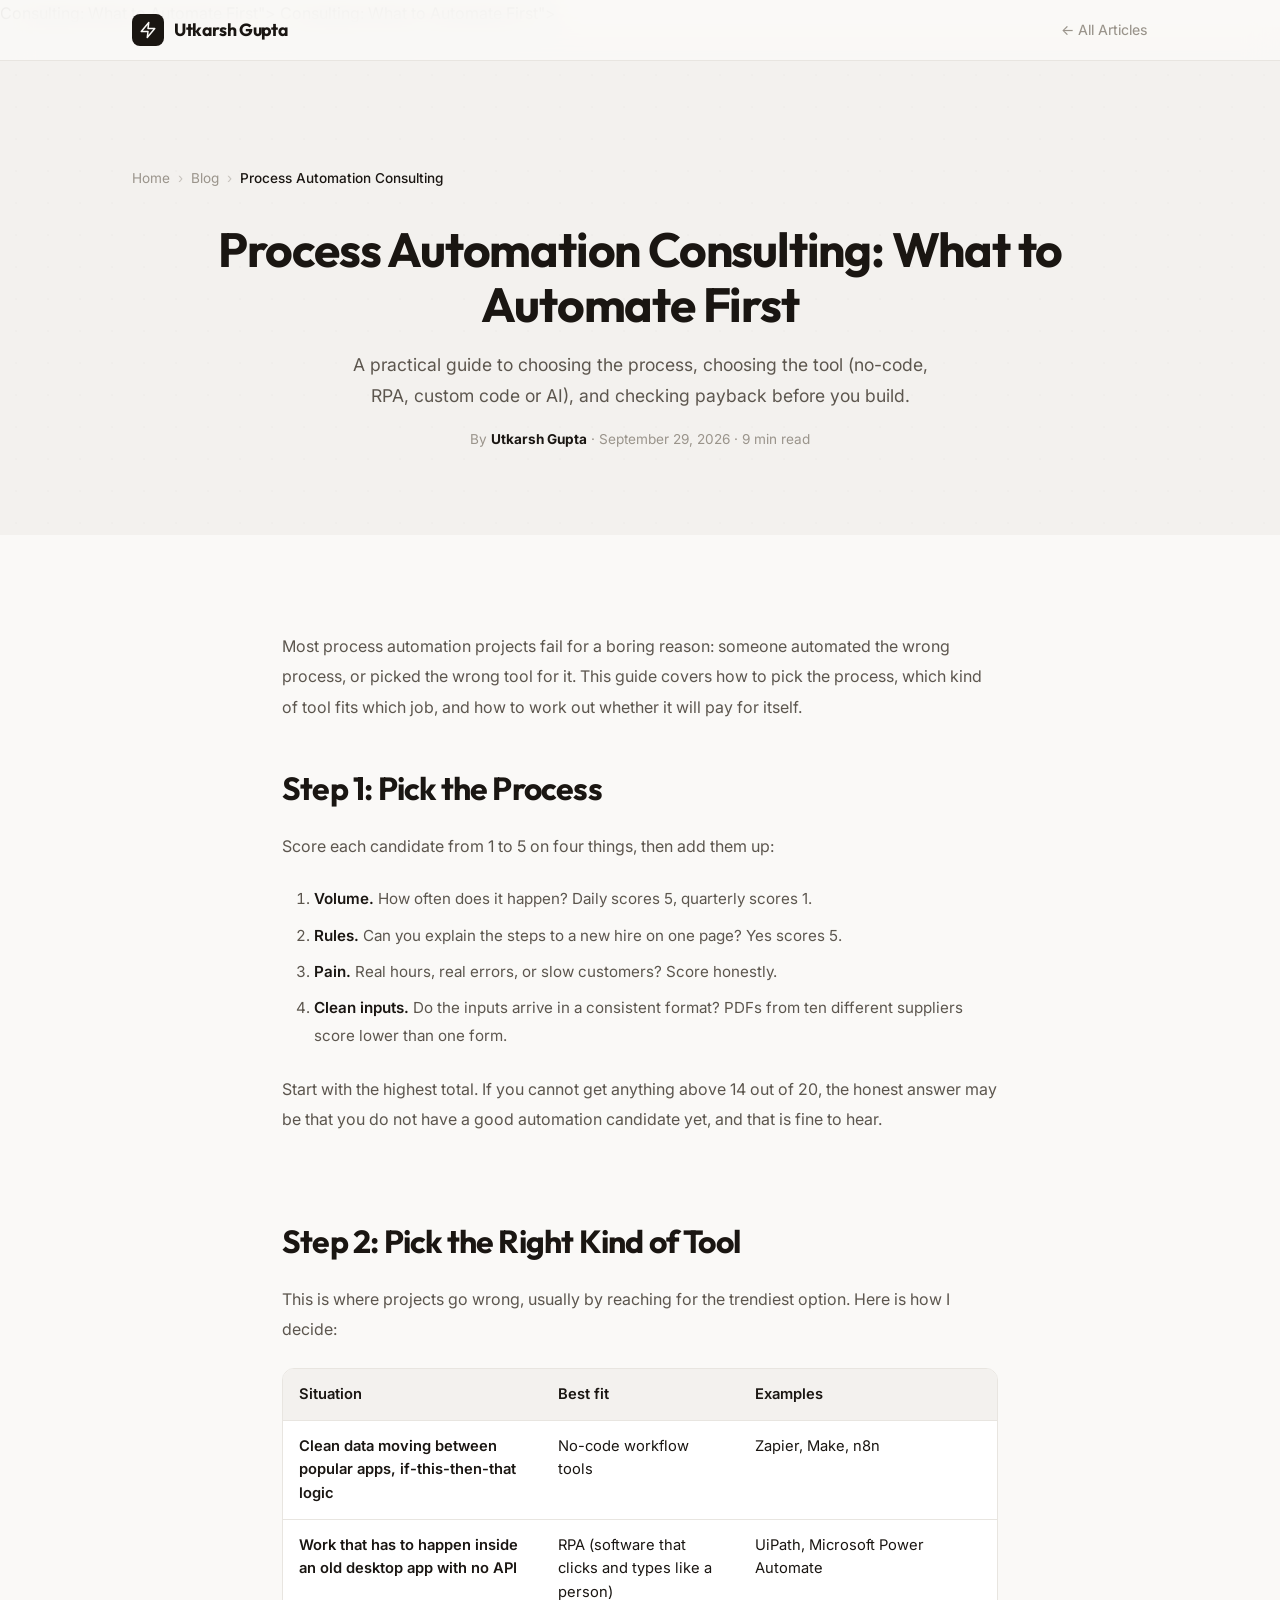
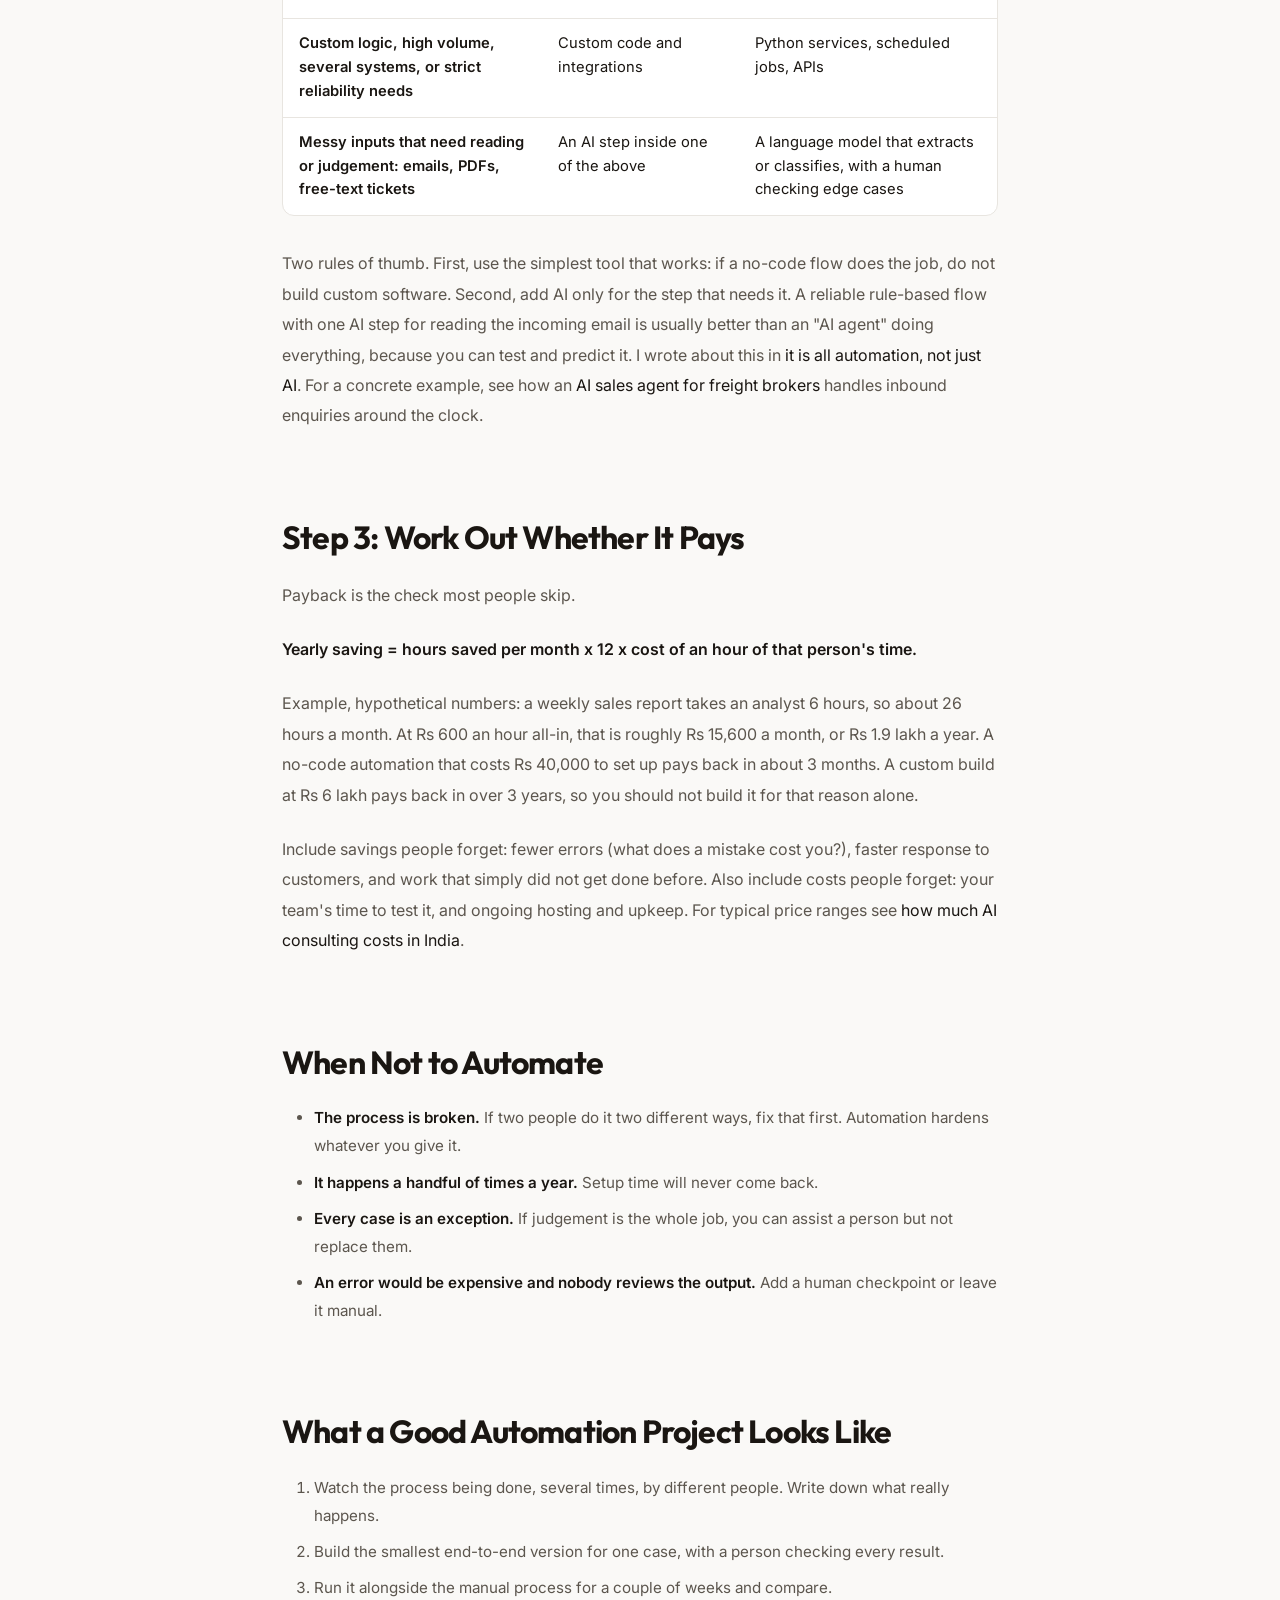
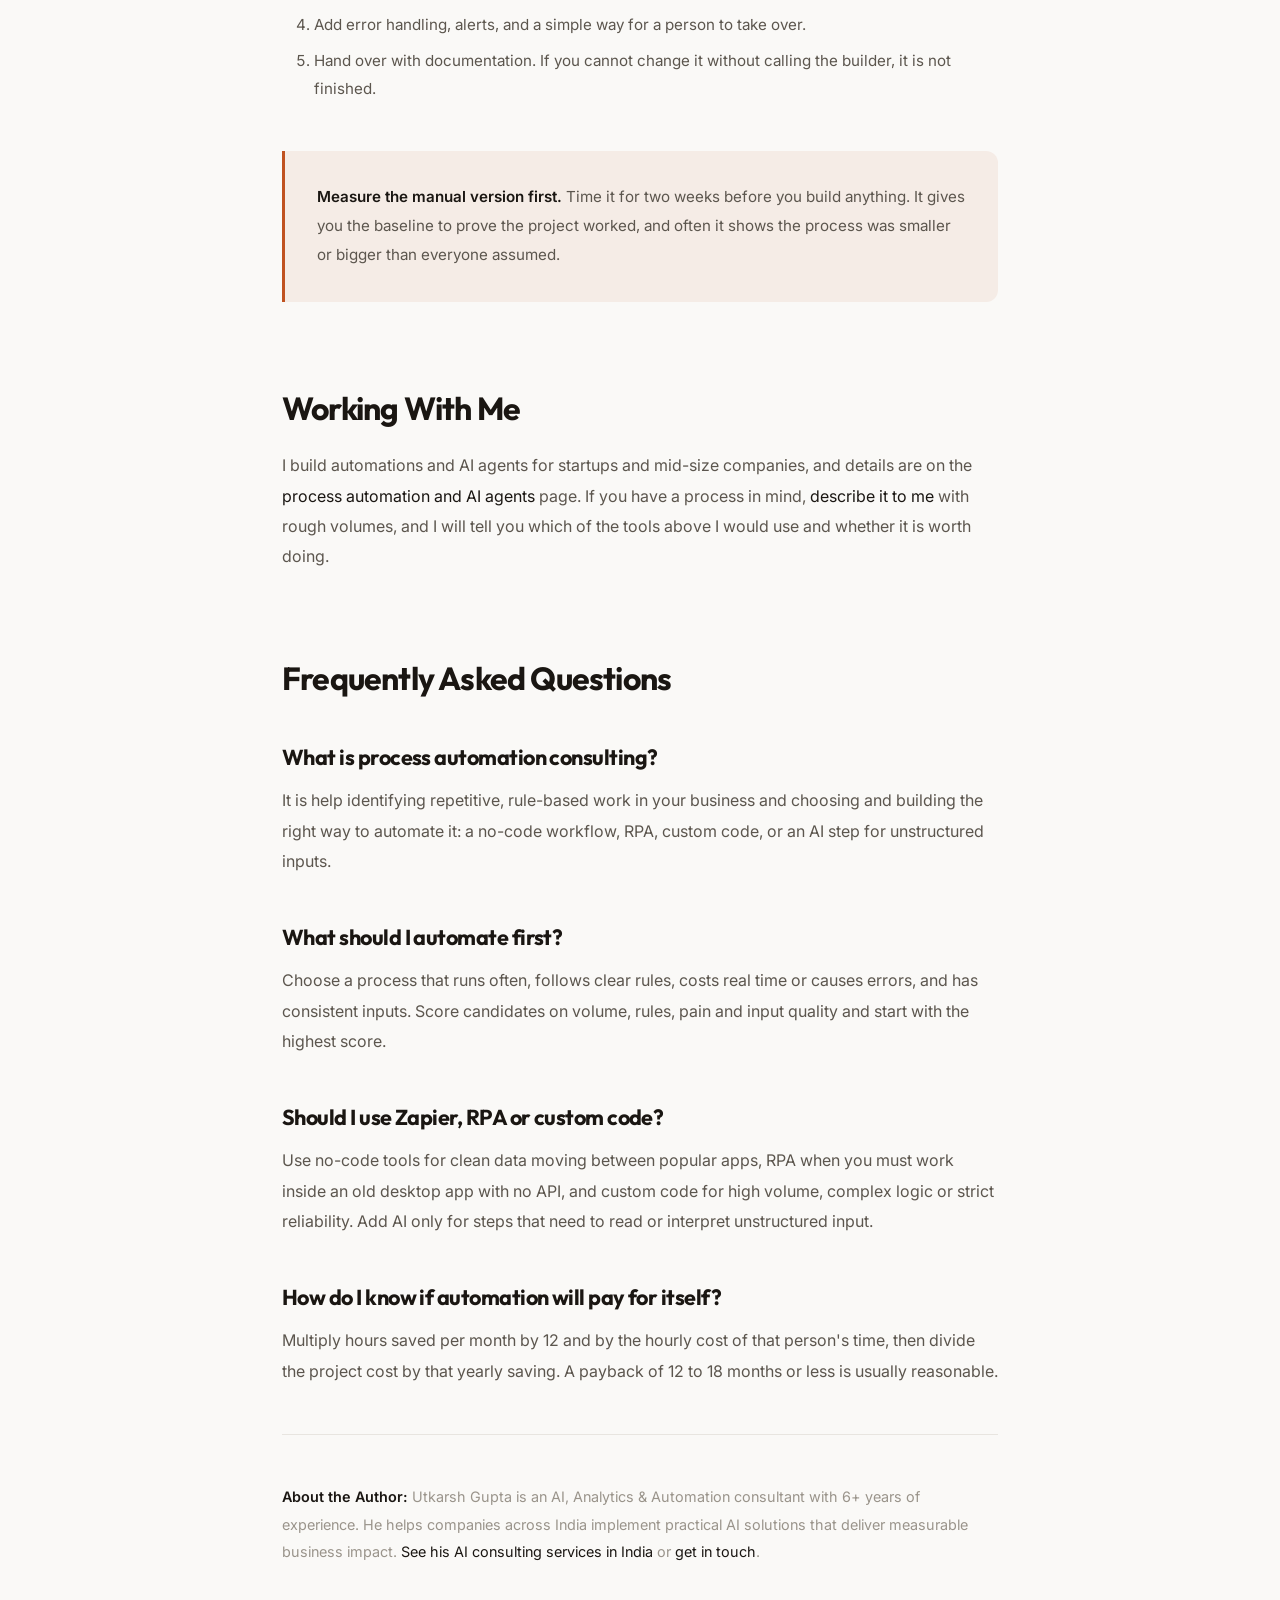
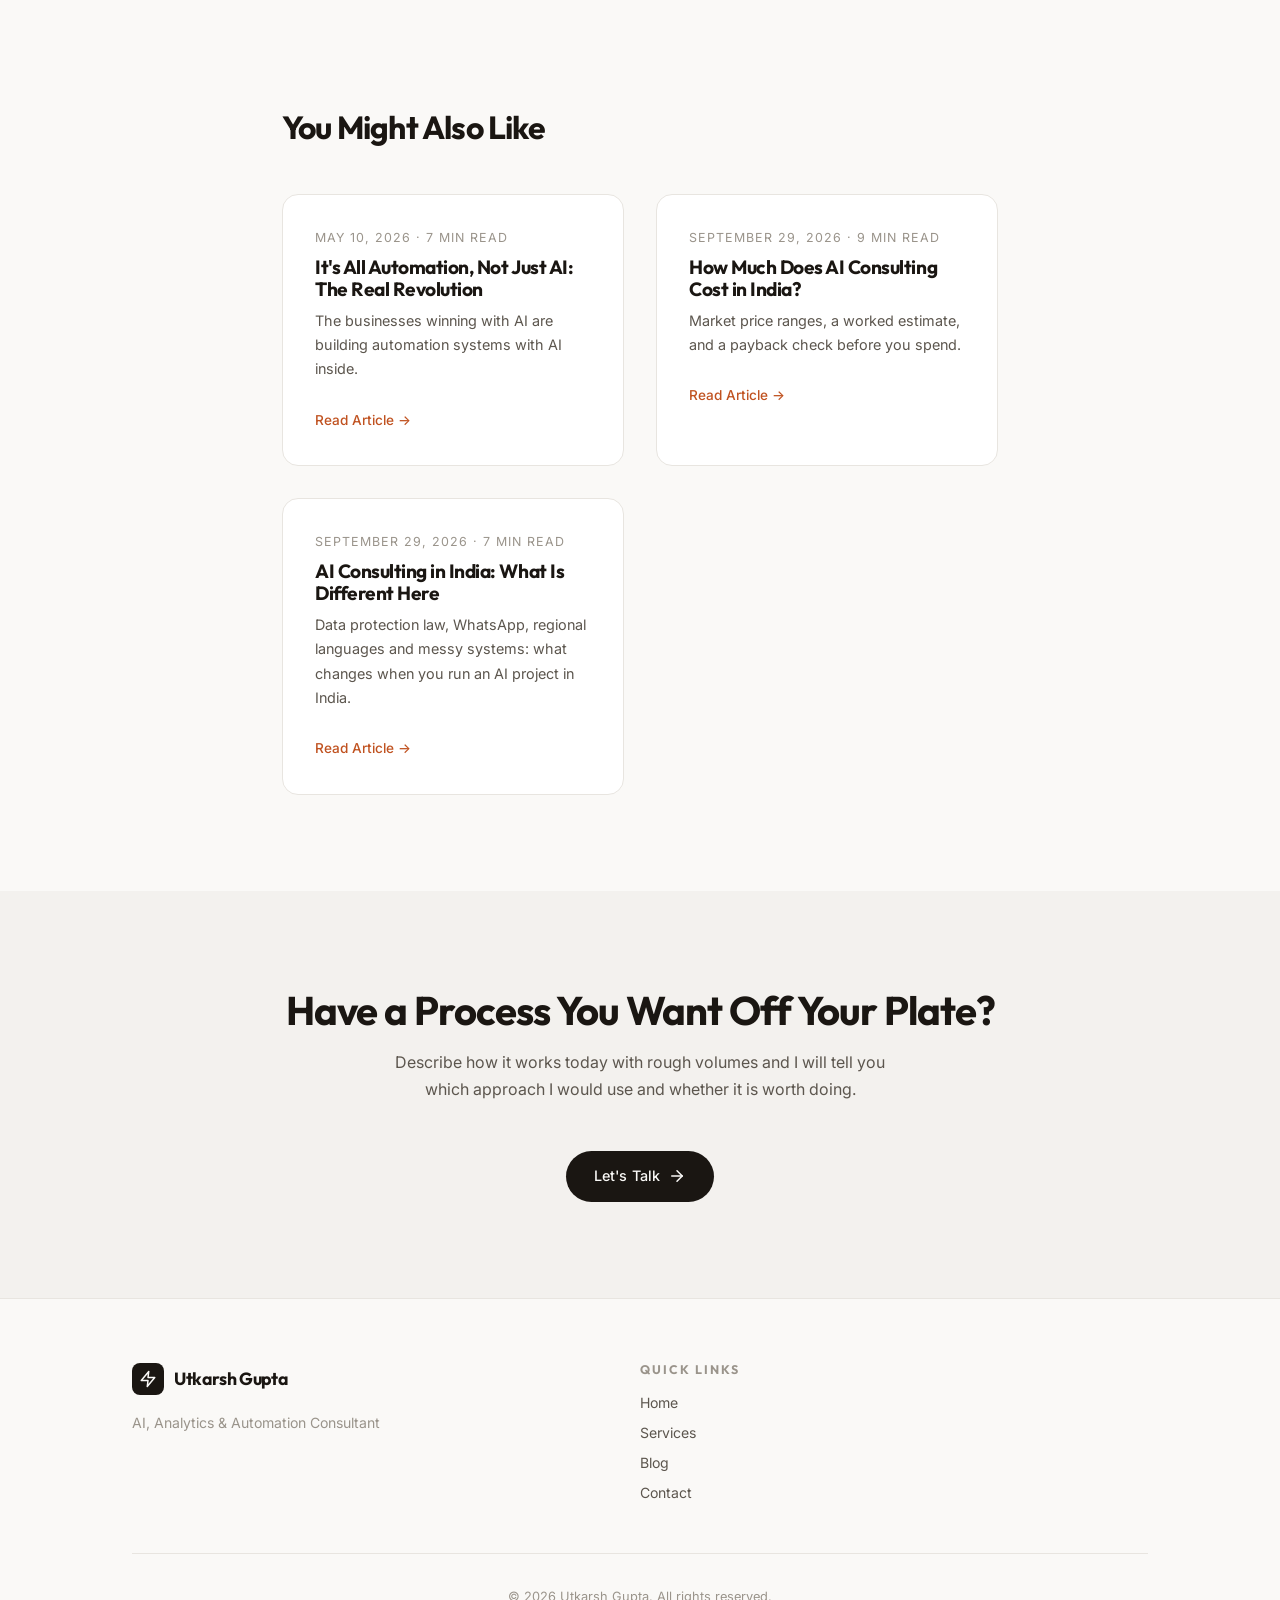
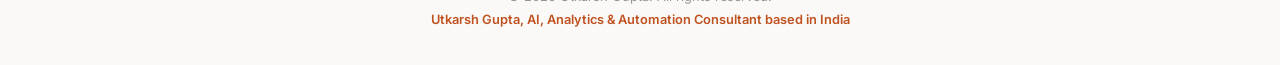
<file: blog/process-automation-consulting-guide.html>
<!DOCTYPE html>
<html lang="en" dir="ltr">

<head>
    <meta charset="UTF-8">
    <meta name="viewport" content="width=device-width, initial-scale=1.0">

    <!-- SEO Meta Tags -->
    <title>Process Automation Consulting: What to Automate First, Which Tool to Use, and Whether It Pays | Utkarsh Gupta</title>
    <meta name="description"
        content="Process automation consulting guide: score what to automate first, choose between no-code, RPA, custom code and AI, and calculate payback before you spend.">
    <meta name="keywords"
        content="process automation consulting, process automation consultant India, business process automation, workflow automation consulting, Zapier vs RPA vs custom code, AI process automation">
    <meta name="author" content="Utkarsh Gupta">
    <meta name="robots" content="index, follow, max-image-preview:large, max-snippet:-1">
    <link rel="canonical" href="https://utkarshgupta.com/blog/process-automation-consulting-guide.html">

    <!-- Open Graph -->
    <meta property="og:type" content="article">
    <meta property="og:url" content="https://utkarshgupta.com/blog/process-automation-consulting-guide.html">
    <meta property="og:title" content="Process Automation <span class="highlight">Consulting</span>: What to Automate First">
    <meta property="og:description" content="Process automation consulting guide: score what to automate first, choose between no-code, RPA, custom code and AI, and calculate payback before you spend.">
    <meta property="og:image" content="https://utkarshgupta.com/images/og-image.png">
    <meta property="article:published_time" content="2026-09-29">
    <meta property="article:modified_time" content="2026-09-29">
    <meta property="article:author" content="Utkarsh Gupta">
    <meta property="article:section" content="AI Consulting">
    <meta property="article:tag" content="Process Automation Consulting">
    <meta property="article:tag" content="Hiring AI Expert">
    <meta property="article:tag" content="AI Consulting Guide">

    <!-- Twitter -->
    <meta name="twitter:card" content="summary_large_image">
    <meta name="twitter:title" content="Process Automation <span class="highlight">Consulting</span>: What to Automate First">
    <meta name="twitter:description" content="Process automation consulting guide: score what to automate first, choose between no-code, RPA, custom code and AI, and calculate payback before you spend.">

    <!-- Favicon -->
    <link rel="icon" type="image/svg+xml"
        href="data:image/svg+xml,<svg xmlns='http://www.w3.org/2000/svg' viewBox='0 0 100 100'><text y='.9em' font-size='90'>⚡</text></svg>">

    <!-- Fonts -->
    <link rel="preconnect" href="https://fonts.googleapis.com">
    <link rel="preconnect" href="https://fonts.gstatic.com" crossorigin>
    <link href="https://fonts.googleapis.com/css2?family=Inter:wght@300;400;500;600;700&family=Outfit:wght@500;600;700;800&display=swap" rel="stylesheet">

    <!-- Structured Data -->
    <script type="application/ld+json">
{
  "@context": "https://schema.org",
  "@type": "Article",
  "headline": "Process Automation <span class=\"highlight\">Consulting</span>: What to Automate First",
  "description": "Process automation consulting guide: score what to automate first, choose between no-code, RPA, custom code and AI, and calculate payback before you spend.",
  "author": {
    "@type": "Person",
    "name": "Utkarsh Gupta",
    "url": "https://utkarshgupta.com/"
  },
  "publisher": {
    "@type": "Person",
    "name": "Utkarsh Gupta"
  },
  "datePublished": "2026-09-29",
  "dateModified": "2026-09-29",
  "url": "https://utkarshgupta.com/blog/process-automation-consulting-guide.html",
  "mainEntityOfPage": "https://utkarshgupta.com/blog/process-automation-consulting-guide.html",
  "image": "https://utkarshgupta.com/images/og-image.png"
}
    </script>

    <script type="application/ld+json">
{
  "@context": "https://schema.org",
  "@type": "BreadcrumbList",
  "itemListElement": [
    {
      "@type": "ListItem",
      "position": 1,
      "name": "Home",
      "item": "https://utkarshgupta.com/"
    },
    {
      "@type": "ListItem",
      "position": 2,
      "name": "Blog",
      "item": "https://utkarshgupta.com/blog/"
    },
    {
      "@type": "ListItem",
      "position": 3,
      "name": "Process Automation Consulting",
      "item": "https://utkarshgupta.com/blog/process-automation-consulting-guide.html"
    }
  ]
}
    </script>

    <script type="application/ld+json">
{
  "@context": "https://schema.org",
  "@type": "FAQPage",
  "mainEntity": [
    {
      "@type": "Question",
      "name": "What is process automation consulting?",
      "acceptedAnswer": {
        "@type": "Answer",
        "text": "It is help identifying repetitive, rule-based work in your business and choosing and building the right way to automate it: a no-code workflow, RPA, custom code, or an AI step for unstructured inputs."
      }
    },
    {
      "@type": "Question",
      "name": "What should I automate first?",
      "acceptedAnswer": {
        "@type": "Answer",
        "text": "Choose a process that runs often, follows clear rules, costs real time or causes errors, and has consistent inputs. Score candidates on volume, rules, pain and input quality and start with the highest score."
      }
    },
    {
      "@type": "Question",
      "name": "Should I use Zapier, RPA or custom code?",
      "acceptedAnswer": {
        "@type": "Answer",
        "text": "Use no-code tools for clean data moving between popular apps, RPA when you must work inside an old desktop app with no API, and custom code for high volume, complex logic or strict reliability. Add AI only for steps that need to read or interpret unstructured input."
      }
    },
    {
      "@type": "Question",
      "name": "How do I know if automation will pay for itself?",
      "acceptedAnswer": {
        "@type": "Answer",
        "text": "Multiply hours saved per month by 12 and by the hourly cost of that person's time, then divide the project cost by that yearly saving. A payback of 12 to 18 months or less is usually reasonable."
      }
    }
  ]
}
    </script>

    <!-- Stylesheets -->
    <link rel="stylesheet" href="../styles.css">
    <link rel="stylesheet" href="../page-styles.css">

    <!-- Google Analytics -->
    <script async src="https://www.googletagmanager.com/gtag/js?id=G-N578PJ8HFR"></script>
    <script>
        window.dataLayer = window.dataLayer || [];
        function gtag() { dataLayer.push(arguments); }
        gtag('js', new Date());
        gtag('config', 'G-N578PJ8HFR');
    </script>
</head>

<body>
    <!-- Navigation -->
    <nav class="inner-nav">
        <div class="container nav-container">
            <a href="../" class="logo">
                <span class="logo-icon">
                    <svg viewBox="0 0 24 24" fill="none" stroke="currentColor" stroke-width="2" stroke-linecap="round"
                        stroke-linejoin="round">
                        <polygon points="13 2 3 14 12 14 11 22 21 10 12 10 13 2"></polygon>
                    </svg>
                </span>
                <span class="logo-text">Utkarsh Gupta</span>
            </a>
            <a href="./" class="back-link">← All Articles</a>
        </div>
    </nav>

    <!-- Page Header -->
    <header class="page-header">
        <div class="container">
            <div class="breadcrumbs">
                <a href="../">Home</a>
                <span class="separator">›</span>
                <a href="./">Blog</a>
                <span class="separator">›</span>
                <span class="current">Process Automation Consulting</span>
            </div>
            <h1>Process Automation <span class="highlight">Consulting</span>: What to Automate First</h1>
            <p class="page-subtitle">A practical guide to choosing the process, choosing the tool (no-code, RPA, custom code or AI), and checking payback before you build.</p>
            <p style="font-size: 0.85rem; color: var(--text-muted); margin-top: 1rem;">By <strong style="color: var(--text-primary);">Utkarsh Gupta</strong> · <time datetime="2026-09-29">September 29, 2026</time> · 9 min read</p>
        </div>
    </header>

    <!-- Article -->
    <article class="article-content">
        <div class="container">

<p>Most process automation projects fail for a boring reason: someone automated the wrong process, or picked the wrong tool for it. This guide covers how to pick the process, which kind of tool fits which job, and how to work out whether it will pay for itself.</p>

            <h2>Step 1: Pick the Process</h2>
            <p>Score each candidate from 1 to 5 on four things, then add them up:</p>
            <ol>
                <li><strong>Volume.</strong> How often does it happen? Daily scores 5, quarterly scores 1.</li>
                <li><strong>Rules.</strong> Can you explain the steps to a new hire on one page? Yes scores 5.</li>
                <li><strong>Pain.</strong> Real hours, real errors, or slow customers? Score honestly.</li>
                <li><strong>Clean inputs.</strong> Do the inputs arrive in a consistent format? PDFs from ten different suppliers score lower than one form.</li>
            </ol>
            <p>Start with the highest total. If you cannot get anything above 14 out of 20, the honest answer may be that you do not have a good automation candidate yet, and that is fine to hear.</p>

            <h2>Step 2: Pick the Right Kind of Tool</h2>
            <p>This is where projects go wrong, usually by reaching for the trendiest option. Here is how I decide:</p>
            <div class="table-wrap">
                <table class="compare-table">
                    <thead><tr><th>Situation</th><th>Best fit</th><th>Examples</th></tr></thead>
                    <tbody>
                        <tr><td>Clean data moving between popular apps, if-this-then-that logic</td><td>No-code workflow tools</td><td>Zapier, Make, n8n</td></tr>
                        <tr><td>Work that has to happen inside an old desktop app with no API</td><td>RPA (software that clicks and types like a person)</td><td>UiPath, Microsoft Power Automate</td></tr>
                        <tr><td>Custom logic, high volume, several systems, or strict reliability needs</td><td>Custom code and integrations</td><td>Python services, scheduled jobs, APIs</td></tr>
                        <tr><td>Messy inputs that need reading or judgement: emails, PDFs, free-text tickets</td><td>An AI step inside one of the above</td><td>A language model that extracts or classifies, with a human checking edge cases</td></tr>
                    </tbody>
                </table>
            </div>
            <p>Two rules of thumb. First, use the simplest tool that works: if a no-code flow does the job, do not build custom software. Second, add AI only for the step that needs it. A reliable rule-based flow with one AI step for reading the incoming email is usually better than an "AI agent" doing everything, because you can test and predict it. I wrote about this in <a href="ai-powered-automation-not-just-ai.html">it is all automation, not just AI</a>. For a concrete example, see how an <a href="ai-agent-freight-brokers.html">AI sales agent for freight brokers</a> handles inbound enquiries around the clock.</p>

            <h2>Step 3: Work Out Whether It Pays</h2>
            <p>Payback is the check most people skip.</p>
            <p><strong>Yearly saving = hours saved per month x 12 x cost of an hour of that person's time.</strong></p>
            <p>Example, hypothetical numbers: a weekly sales report takes an analyst 6 hours, so about 26 hours a month. At Rs 600 an hour all-in, that is roughly Rs 15,600 a month, or Rs 1.9 lakh a year. A no-code automation that costs Rs 40,000 to set up pays back in about 3 months. A custom build at Rs 6 lakh pays back in over 3 years, so you should not build it for that reason alone.</p>
            <p>Include savings people forget: fewer errors (what does a mistake cost you?), faster response to customers, and work that simply did not get done before. Also include costs people forget: your team's time to test it, and ongoing hosting and upkeep. For typical price ranges see <a href="ai-consulting-cost-india.html">how much AI consulting costs in India</a>.</p>

            <h2>When Not to Automate</h2>
            <ul>
                <li><strong>The process is broken.</strong> If two people do it two different ways, fix that first. Automation hardens whatever you give it.</li>
                <li><strong>It happens a handful of times a year.</strong> Setup time will never come back.</li>
                <li><strong>Every case is an exception.</strong> If judgement is the whole job, you can assist a person but not replace them.</li>
                <li><strong>An error would be expensive and nobody reviews the output.</strong> Add a human checkpoint or leave it manual.</li>
            </ul>

            <h2>What a Good Automation Project Looks Like</h2>
            <ol>
                <li>Watch the process being done, several times, by different people. Write down what really happens.</li>
                <li>Build the smallest end-to-end version for one case, with a person checking every result.</li>
                <li>Run it alongside the manual process for a couple of weeks and compare.</li>
                <li>Add error handling, alerts, and a simple way for a person to take over.</li>
                <li>Hand over with documentation. If you cannot change it without calling the builder, it is not finished.</li>
            </ol>

            <div class="highlight-box">
                <p><strong>Measure the manual version first.</strong> Time it for two weeks before you build anything. It gives you the baseline to prove the project worked, and often it shows the process was smaller or bigger than everyone assumed.</p>
            </div>

            <h2>Working With Me</h2>
            <p>I build automations and AI agents for startups and mid-size companies, and details are on the <a href="../services/automation-solutions.html">process automation and AI agents</a> page. If you have a process in mind, <a href="../#contact">describe it to me</a> with rough volumes, and I will tell you which of the tools above I would use and whether it is worth doing.</p>

            <h2>Frequently Asked Questions</h2>
            <h3>What is process automation consulting?</h3>
            <p>It is help identifying repetitive, rule-based work in your business and choosing and building the right way to automate it: a no-code workflow, RPA, custom code, or an AI step for unstructured inputs.</p>

            <h3>What should I automate first?</h3>
            <p>Choose a process that runs often, follows clear rules, costs real time or causes errors, and has consistent inputs. Score candidates on volume, rules, pain and input quality and start with the highest score.</p>

            <h3>Should I use Zapier, RPA or custom code?</h3>
            <p>Use no-code tools for clean data moving between popular apps, RPA when you must work inside an old desktop app with no API, and custom code for high volume, complex logic or strict reliability. Add AI only for steps that need to read or interpret unstructured input.</p>

            <h3>How do I know if automation will pay for itself?</h3>
            <p>Multiply hours saved per month by 12 and by the hourly cost of that person's time, then divide the project cost by that yearly saving. A payback of 12 to 18 months or less is usually reasonable.</p>

            <hr style="margin: 3rem 0; border: none; border-top: 1px solid var(--border-color);">
            <p style="font-size: 0.9rem; color: var(--text-muted);"><strong style="color: var(--text-primary);">About the Author:</strong> Utkarsh Gupta is an AI, Analytics &amp; Automation consultant with 6+ years of experience. He helps companies across India implement practical AI solutions that deliver measurable business impact. <a href="../services/ai-consulting.html">See his AI consulting services in India</a> or <a href="../#contact">get in touch</a>.</p>
        </div>
    </article>

    <!-- Related Articles -->
    <section class="article-content" style="padding-top: 0;">
        <div class="container">
            <h2 style="margin-bottom: 1.5rem;">You Might Also Like</h2>
            <div class="blog-grid" style="max-width: 100%;">
                <a href="ai-powered-automation-not-just-ai.html" class="blog-card">
                    <div class="blog-card-content">
                        <div class="blog-card-meta">May 10, 2026 · 7 min read</div>
                        <h3>It's All Automation, Not Just AI: The Real Revolution</h3>
                        <p>The businesses winning with AI are building automation systems with AI inside.</p>
                        <span class="blog-card-link">Read Article →</span>
                    </div>
                </a>
                <a href="ai-consulting-cost-india.html" class="blog-card">
                    <div class="blog-card-content">
                        <div class="blog-card-meta">September 29, 2026 · 9 min read</div>
                        <h3>How Much Does AI Consulting Cost in India?</h3>
                        <p>Market price ranges, a worked estimate, and a payback check before you spend.</p>
                        <span class="blog-card-link">Read Article →</span>
                    </div>
                </a>
                <a href="ai-consulting-in-india.html" class="blog-card">
                    <div class="blog-card-content">
                        <div class="blog-card-meta">September 29, 2026 · 7 min read</div>
                        <h3>AI Consulting in India: What Is Different Here</h3>
                        <p>Data protection law, WhatsApp, regional languages and messy systems: what changes when you run an AI project in India.</p>
                        <span class="blog-card-link">Read Article →</span>
                    </div>
                </a>
            </div>
        </div>
    </section>

    <!-- CTA Section -->
    <section class="cta-section">
        <div class="container">
            <h2>Have a Process You Want Off Your Plate?</h2>
            <p>Describe how it works today with rough volumes and I will tell you which approach I would use and whether it is worth doing.</p>
            <a href="../#contact" class="btn btn-primary">
                <span>Let's Talk</span>
                <svg width="18" height="18" viewBox="0 0 24 24" fill="none" stroke="currentColor" stroke-width="2"
                    stroke-linecap="round" stroke-linejoin="round">
                    <line x1="5" y1="12" x2="19" y2="12"></line>
                    <polyline points="12 5 19 12 12 19"></polyline>
                </svg>
            </a>
        </div>
    </section>

    <!-- Footer -->
    <footer class="footer">
        <div class="container">
            <div class="footer-content">
                <div class="footer-brand">
                    <div class="logo">
                        <span class="logo-icon">
                            <svg viewBox="0 0 24 24" fill="none" stroke="currentColor" stroke-width="2"
                                stroke-linecap="round" stroke-linejoin="round">
                                <polygon points="13 2 3 14 12 14 11 22 21 10 12 10 13 2"></polygon>
                            </svg>
                        </span>
                        <span class="logo-text">Utkarsh Gupta</span>
                    </div>
                    <p class="footer-tagline">AI, Analytics & Automation Consultant</p>
                </div>
                <div class="footer-links">
                    <h4>Quick Links</h4>
                    <a href="../">Home</a>
                    <a href="../#services">Services</a>
                    <a href="./">Blog</a>
                    <a href="../#contact">Contact</a>
                </div>
            </div>
            <div class="footer-bottom">
                <p>&copy; 2026 Utkarsh Gupta. All rights reserved.</p>
                <p class="footer-made">Utkarsh Gupta, AI, Analytics &amp; Automation Consultant based in India</p>
            </div>
        </div>
    </footer>
</body>

</html>
</file>
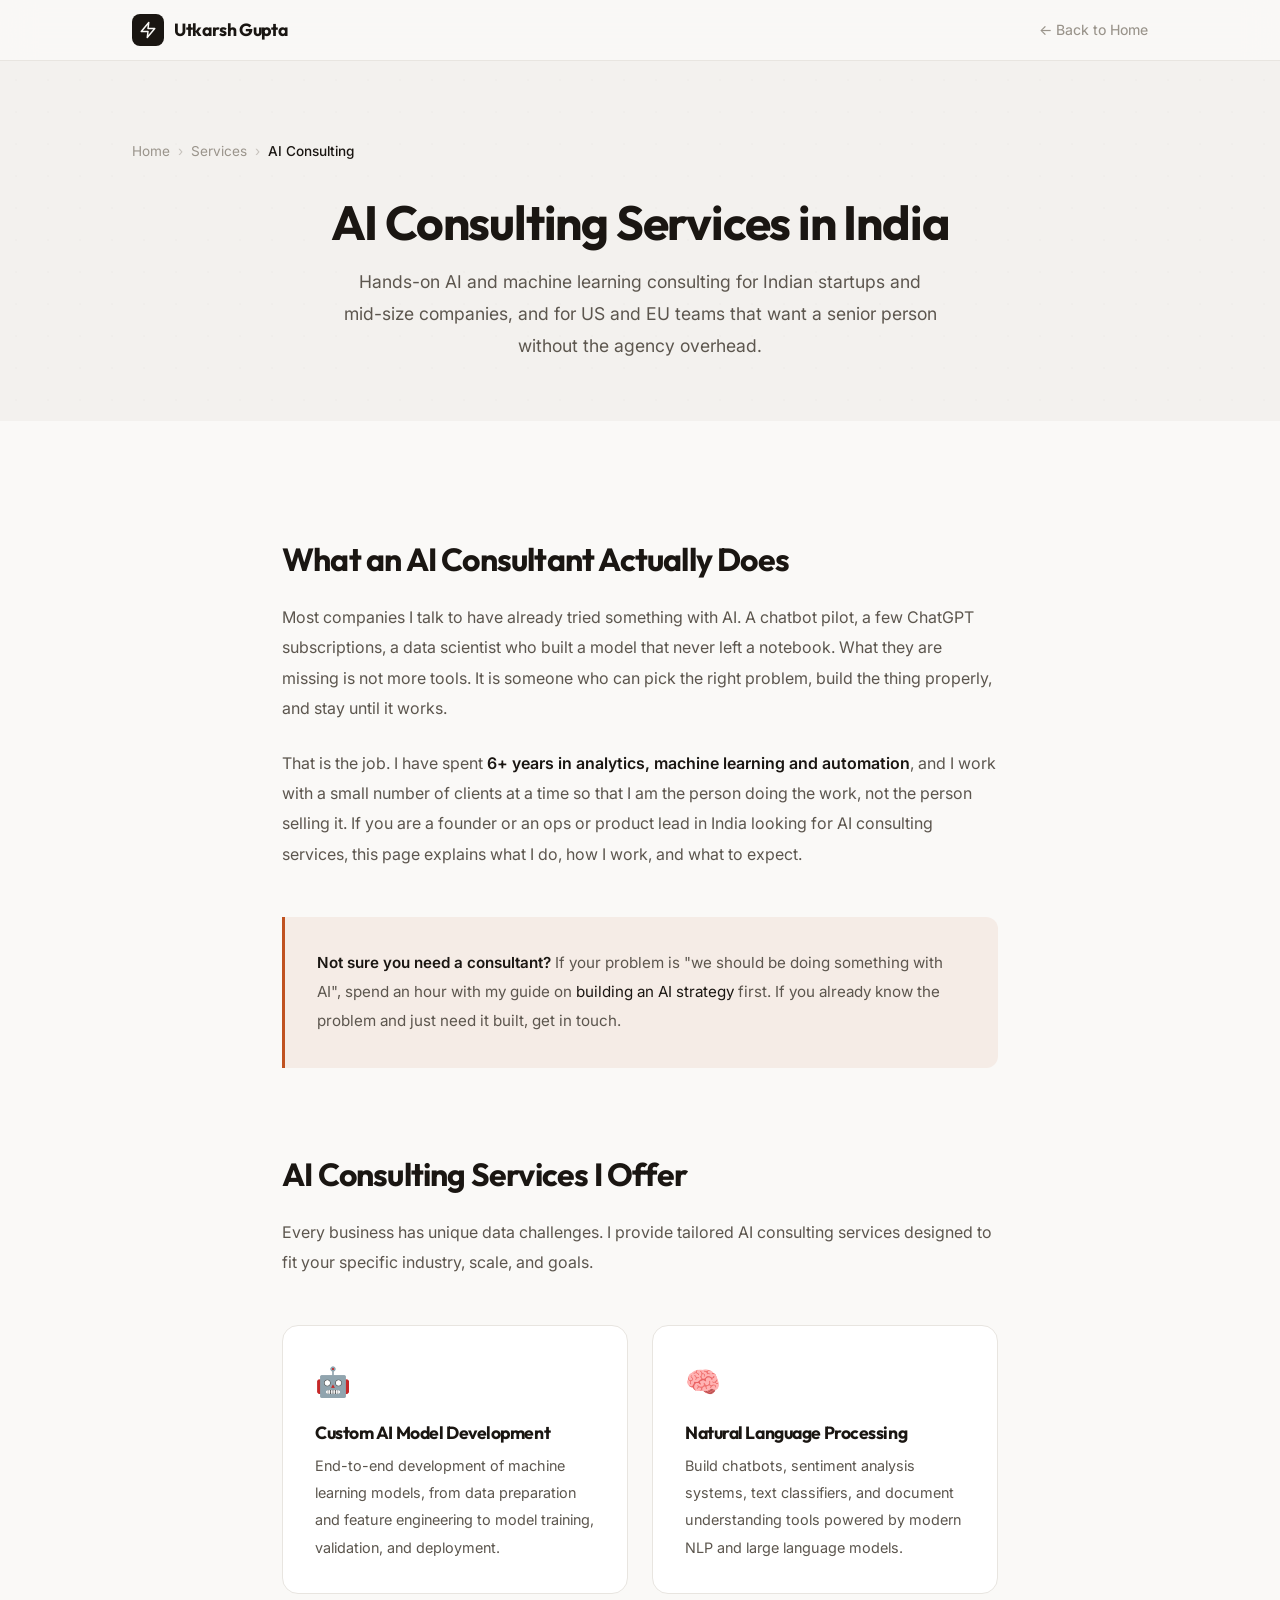
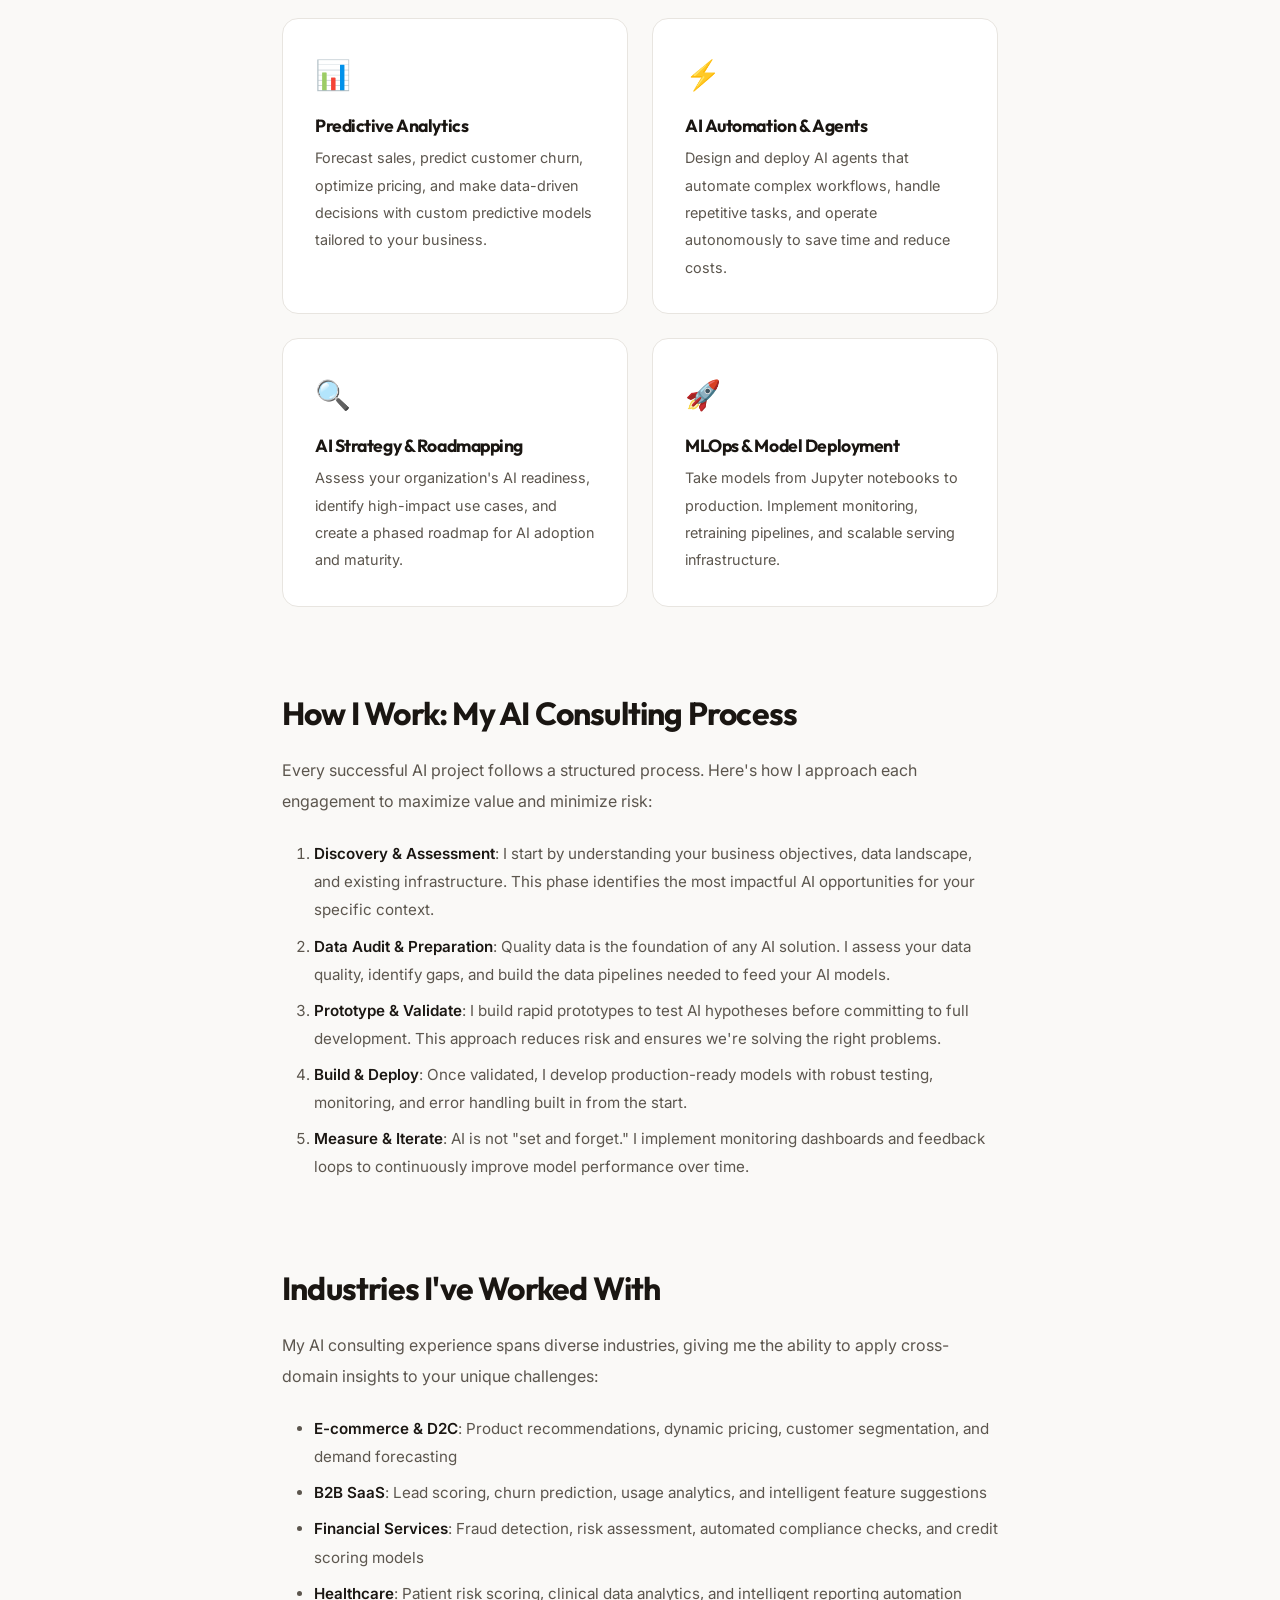
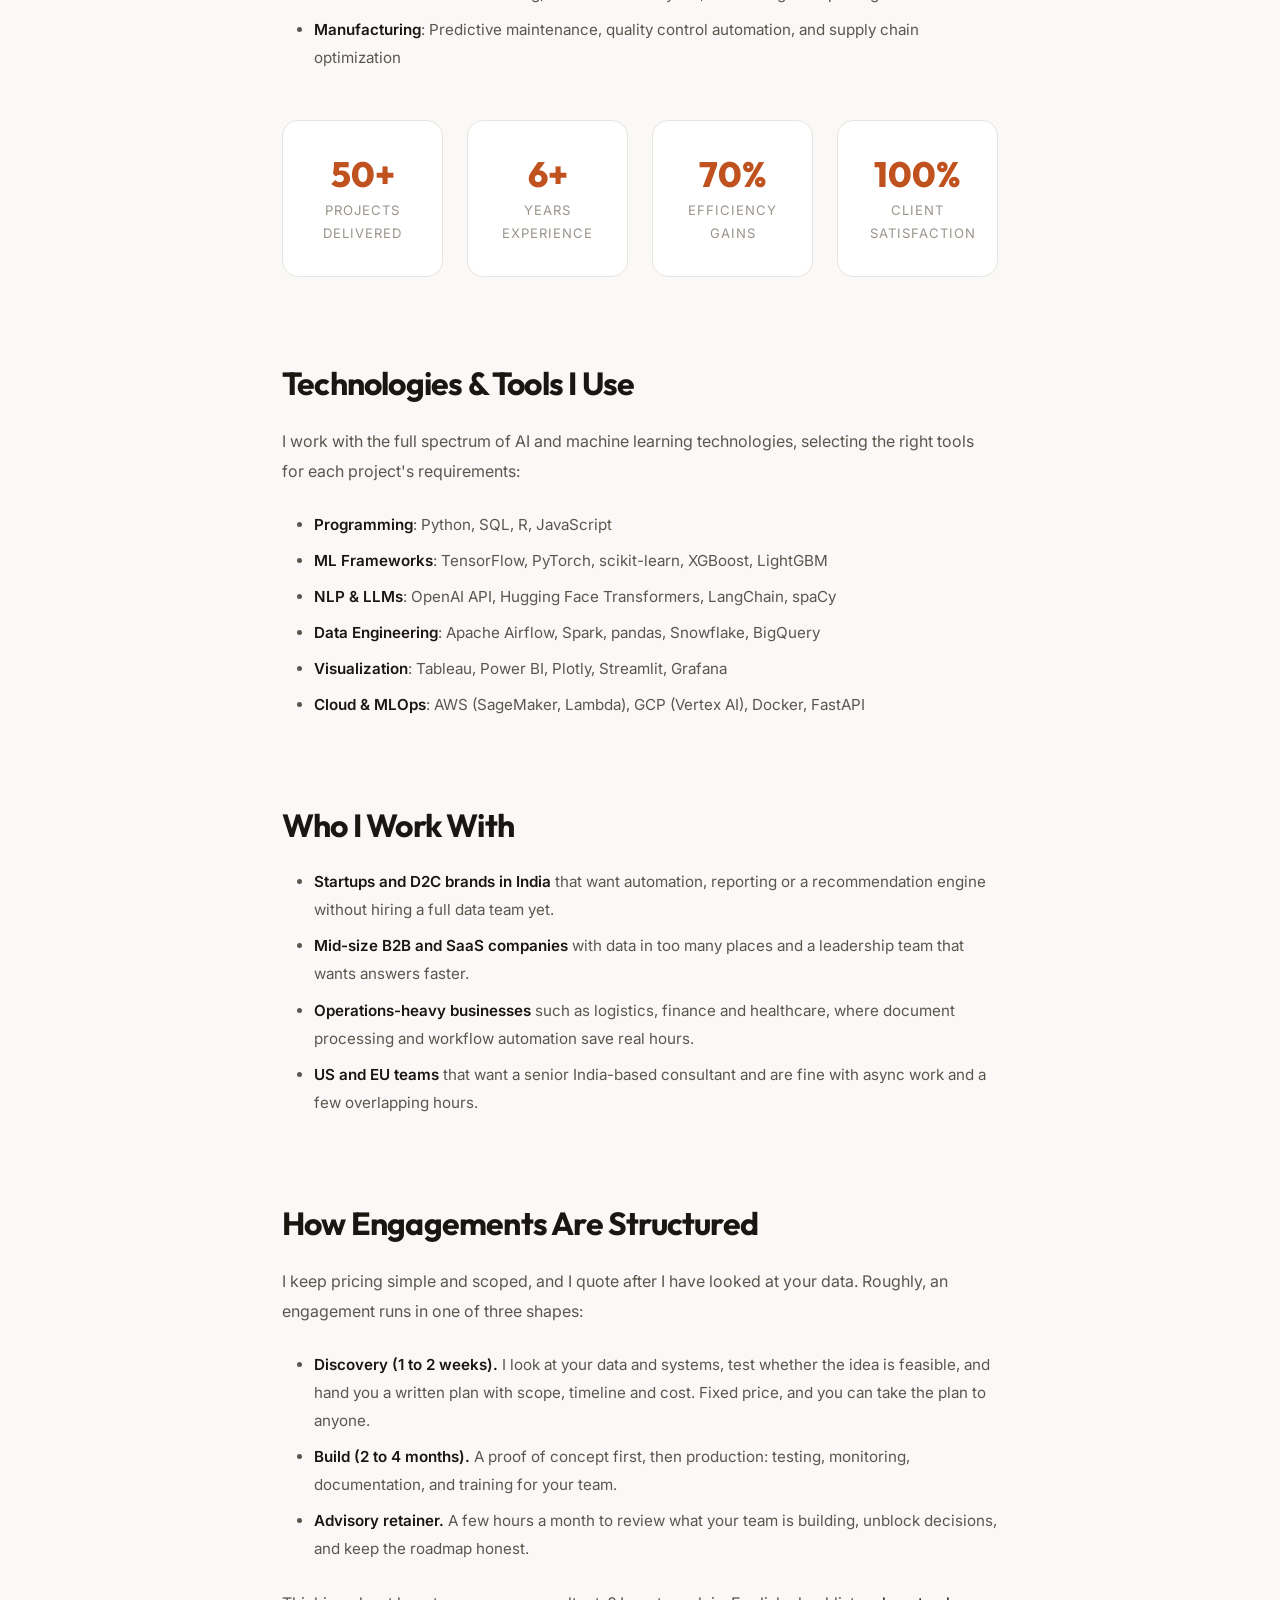
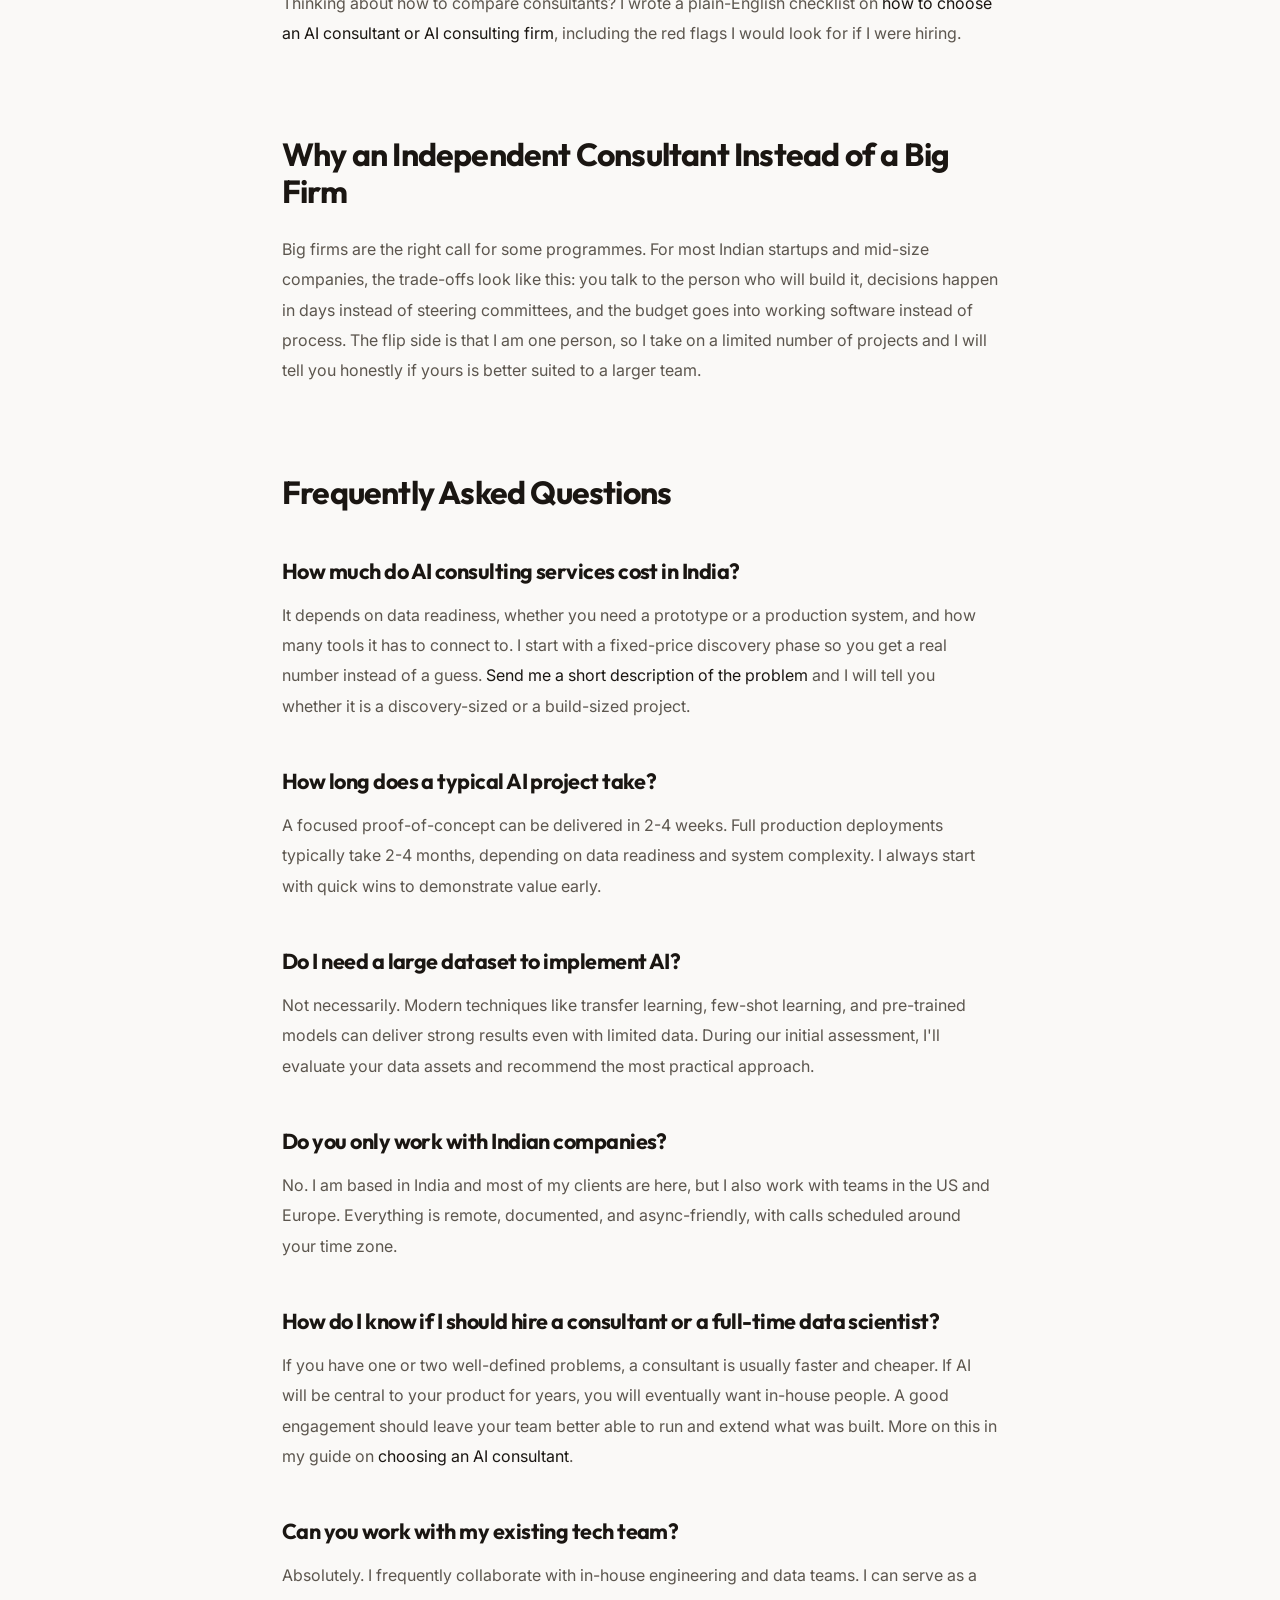
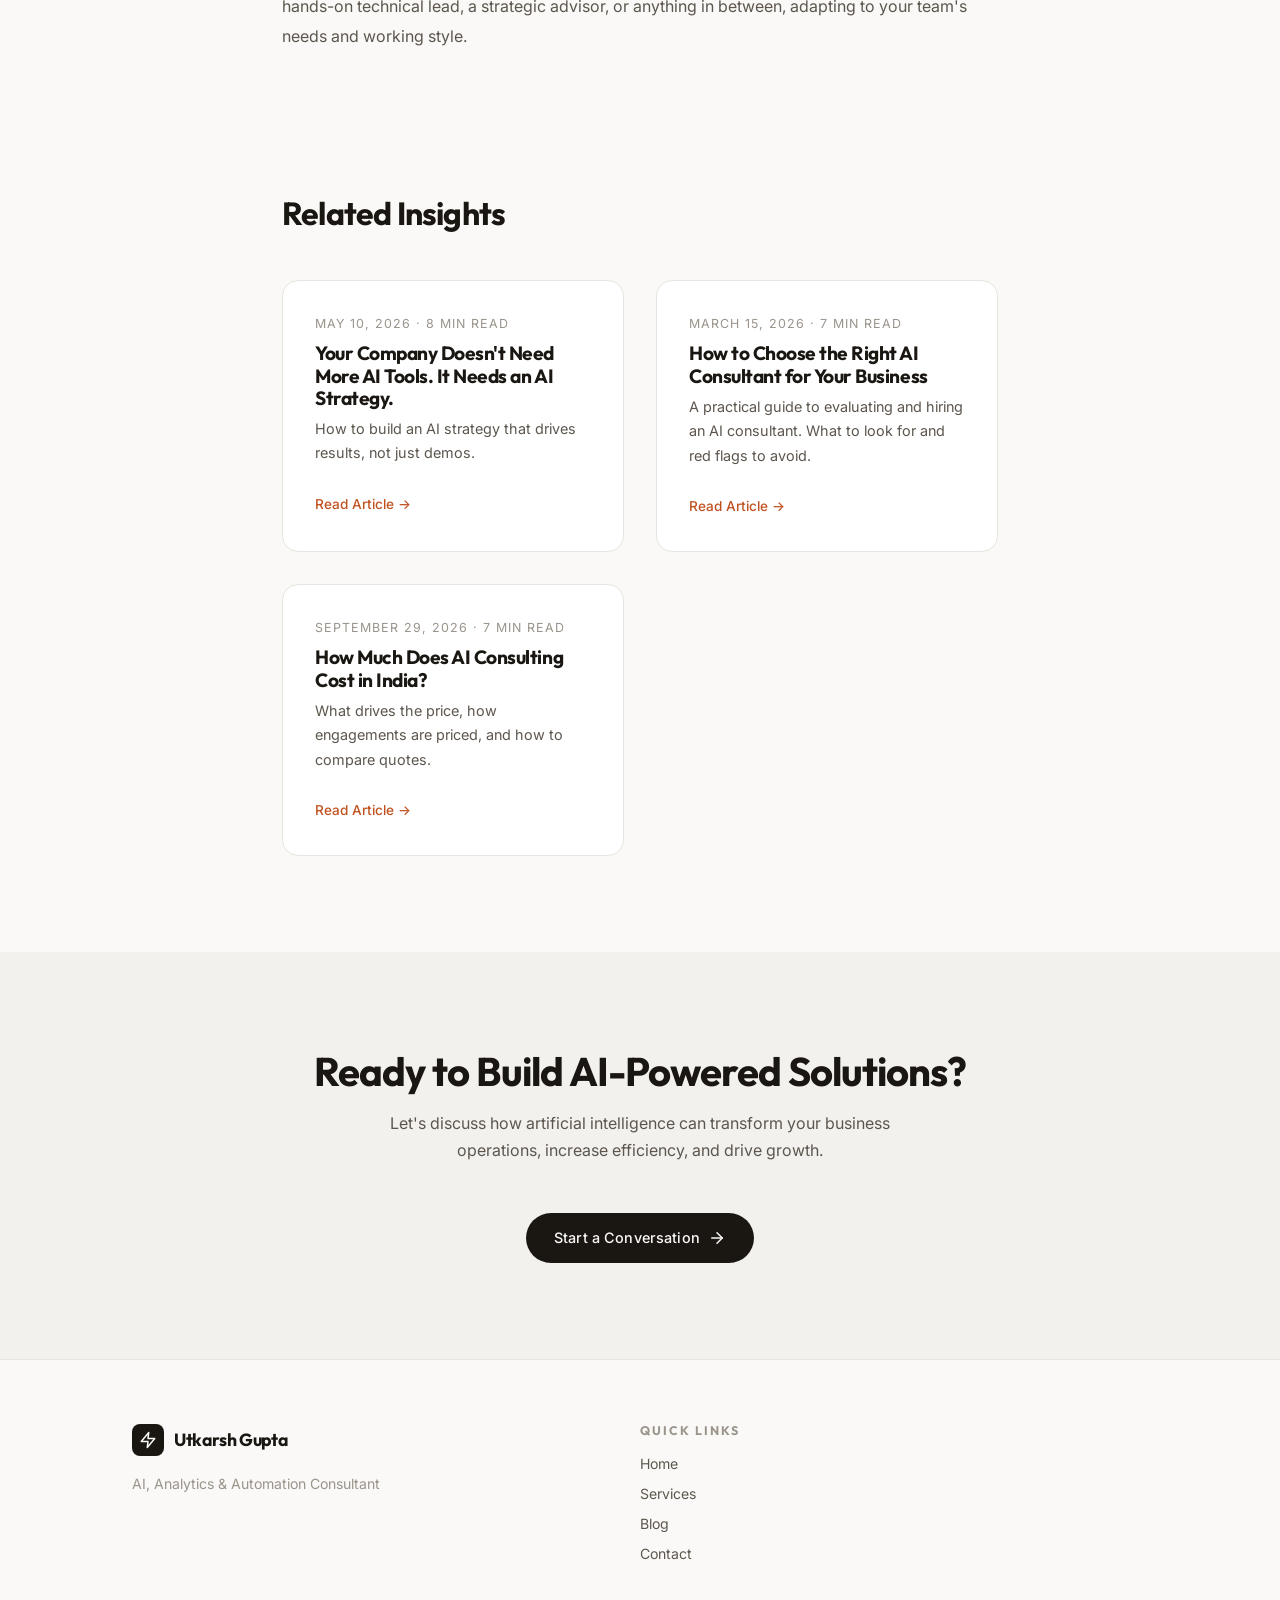
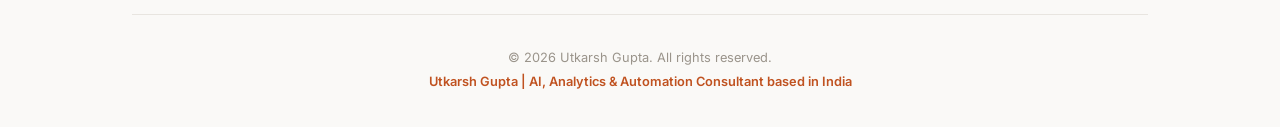
<file: services/ai-consulting.html>
<!DOCTYPE html>
<html lang="en" dir="ltr">

<head>
    <meta charset="UTF-8">
    <meta name="viewport" content="width=device-width, initial-scale=1.0">

    <!-- SEO Meta Tags -->
    <title>AI Consulting Services in India | Utkarsh Gupta | AI & ML Consultant</title>
    <meta name="description"
        content="AI consulting services in India for startups and mid-size companies. Utkarsh Gupta builds and ships custom ML models, AI agents and automation, from a two-week discovery phase to production. Remote, works with US and EU teams too.">
    <meta name="keywords"
        content="AI consultant India, hire AI expert, machine learning consulting, artificial intelligence services, AI solutions for business, AI consultant near me, ML engineer India">
    <meta name="author" content="Utkarsh Gupta">
    <meta name="robots" content="index, follow, max-image-preview:large, max-snippet:-1, max-video-preview:-1">
    <link rel="canonical" href="https://utkarshgupta.com/services/ai-consulting.html">
    <meta name="content-language" content="en">
    <link rel="alternate" hreflang="en" href="https://utkarshgupta.com/services/ai-consulting.html">

    <!-- Open Graph -->
    <meta property="og:type" content="website">
    <meta property="og:url" content="https://utkarshgupta.com/services/ai-consulting.html">
    <meta property="og:title" content="AI Consulting Services in India | Utkarsh Gupta">
    <meta property="og:description"
        content="Expert AI & machine learning consulting. Custom AI solutions, intelligent automation, and data-driven strategy for business growth.">
    <meta property="og:image" content="https://utkarshgupta.com/images/og-image.png">
    <meta property="og:locale" content="en_US">

    <!-- Twitter -->
    <meta name="twitter:card" content="summary_large_image">
    <meta name="twitter:title" content="AI Consulting Services India | Utkarsh Gupta">
    <meta name="twitter:description"
        content="Expert AI & machine learning consulting for businesses. Custom solutions by Utkarsh Gupta.">
    <meta name="twitter:image" content="https://utkarshgupta.com/images/og-image.png">

    <!-- Favicon -->
    <link rel="icon" type="image/svg+xml"
        href="data:image/svg+xml,<svg xmlns='http://www.w3.org/2000/svg' viewBox='0 0 100 100'><text y='.9em' font-size='90'>⚡</text></svg>">

    <!-- Fonts -->
    <link rel="preconnect" href="https://fonts.googleapis.com">
    <link rel="preconnect" href="https://fonts.gstatic.com" crossorigin>
    <link
        href="https://fonts.googleapis.com/css2?family=Inter:wght@300;400;500;600;700&family=Outfit:wght@500;600;700;800&display=swap"
        rel="stylesheet">

    <!-- Structured Data -->
    <script type="application/ld+json">
    {
      "@context": "https://schema.org",
      "@type": "Service",
      "name": "AI & Machine Learning Consulting",
      "provider": {
        "@type": "Person",
        "name": "Utkarsh Gupta",
        "url": "https://utkarshgupta.com/"
      },
      "description": "Expert AI and machine learning consulting services including custom model development, AI automation, predictive analytics, and natural language processing solutions.",
      "url": "https://utkarshgupta.com/services/ai-consulting.html",
      "areaServed": [
        {"@type": "Country", "name": "India"},
        {"@type": "Country", "name": "United States"},
        {"@type": "AdministrativeArea", "name": "Europe"}
      ],
      "serviceType": ["AI Consulting", "Machine Learning", "Deep Learning", "Natural Language Processing", "Computer Vision", "AI Automation"]
    }
    </script>

    <script type="application/ld+json">
    {
      "@context": "https://schema.org",
      "@type": "BreadcrumbList",
      "itemListElement": [
        {"@type": "ListItem", "position": 1, "name": "Home", "item": "https://utkarshgupta.com/"},
        {"@type": "ListItem", "position": 2, "name": "Services", "item": "https://utkarshgupta.com/#services"},
        {"@type": "ListItem", "position": 3, "name": "AI Consulting", "item": "https://utkarshgupta.com/services/ai-consulting.html"}
      ]
    }
    </script>

    <script type="application/ld+json">
{
  "@context": "https://schema.org",
  "@type": "FAQPage",
  "mainEntity": [
    {
      "@type": "Question",
      "name": "How much do AI consulting services cost in India?",
      "acceptedAnswer": {
        "@type": "Answer",
        "text": "It depends on data readiness, whether you need a prototype or a production system, and how many tools it has to connect to. Utkarsh Gupta starts with a fixed-price discovery phase so clients get a real number instead of a guess."
      }
    },
    {
      "@type": "Question",
      "name": "How long does a typical AI project take?",
      "acceptedAnswer": {
        "@type": "Answer",
        "text": "A focused proof of concept takes two to four weeks. Production deployments typically take two to four months, depending on data readiness and system complexity."
      }
    },
    {
      "@type": "Question",
      "name": "Do I need a large dataset to implement AI?",
      "acceptedAnswer": {
        "@type": "Answer",
        "text": "Not necessarily. Transfer learning, few-shot learning and pre-trained models can deliver strong results with limited data. The initial assessment evaluates your data and recommends a practical approach."
      }
    },
    {
      "@type": "Question",
      "name": "Do you only work with Indian companies?",
      "acceptedAnswer": {
        "@type": "Answer",
        "text": "No. Most clients are in India, but Utkarsh Gupta also works with teams in the US and Europe. Work is remote and async-friendly."
      }
    },
    {
      "@type": "Question",
      "name": "Can you work with my existing tech team?",
      "acceptedAnswer": {
        "@type": "Answer",
        "text": "Yes. Utkarsh works alongside in-house engineering and data teams as a hands-on technical lead, a strategic advisor, or anything in between."
      }
    }
  ]
}
    </script>

    <!-- Stylesheets -->
    <link rel="stylesheet" href="../styles.css">
    <link rel="stylesheet" href="../page-styles.css">

    <!-- Google Analytics -->
    <script async src="https://www.googletagmanager.com/gtag/js?id=G-N578PJ8HFR"></script>
    <script>
        window.dataLayer = window.dataLayer || [];
        function gtag() { dataLayer.push(arguments); }
        gtag('js', new Date());
        gtag('config', 'G-N578PJ8HFR');
    </script>
</head>

<body>
    <!-- Navigation -->
    <nav class="inner-nav">
        <div class="container nav-container">
            <a href="../" class="logo">
                <span class="logo-icon">
                    <svg viewBox="0 0 24 24" fill="none" stroke="currentColor" stroke-width="2" stroke-linecap="round"
                        stroke-linejoin="round">
                        <polygon points="13 2 3 14 12 14 11 22 21 10 12 10 13 2"></polygon>
                    </svg>
                </span>
                <span class="logo-text">Utkarsh Gupta</span>
            </a>
            <a href="../" class="back-link">
                ← Back to Home
            </a>
        </div>
    </nav>

    <!-- Page Header -->
    <header class="page-header">
        <div class="container">
            <div class="breadcrumbs">
                <a href="../">Home</a>
                <span class="separator">›</span>
                <a href="../#services">Services</a>
                <span class="separator">›</span>
                <span class="current">AI Consulting</span>
            </div>
            <h1>AI Consulting Services in <span class="highlight">India</span></h1>
            <p class="page-subtitle">Hands-on AI and machine learning consulting for Indian startups and mid-size companies, and for US and EU teams that want a senior person without the agency overhead.</p>
        </div>
    </header>

    <!-- Main Content -->
    <article class="article-content">
        <div class="container">

            <h2>What an AI Consultant Actually Does</h2>
            <p>Most companies I talk to have already tried something with AI. A chatbot pilot, a few ChatGPT subscriptions, a data scientist who built a model that never left a notebook. What they are missing is not more tools. It is someone who can pick the right problem, build the thing properly, and stay until it works.</p>
            <p>That is the job. I have spent <strong>6+ years in analytics, machine learning and automation</strong>, and I work with a small number of clients at a time so that I am the person doing the work, not the person selling it. If you are a founder or an ops or product lead in India looking for AI consulting services, this page explains what I do, how I work, and what to expect.</p>

            <div class="highlight-box">
                <p><strong>Not sure you need a consultant?</strong> If your problem is "we should be doing something with AI", spend an hour with my guide on <a href="../blog/ai-strategy-for-business.html">building an AI strategy</a> first. If you already know the problem and just need it built, get in touch.</p>
            </div>

            <h2>AI Consulting Services I Offer</h2>
            <p>Every business has unique data challenges. I provide tailored AI consulting services designed to fit your specific industry, scale, and goals.</p>

            <div class="feature-grid">
                <div class="feature-card">
                    <span class="feature-icon">🤖</span>
                    <h3>Custom AI Model Development</h3>
                    <p>End-to-end development of machine learning models, from data preparation and feature engineering to model training, validation, and deployment.</p>
                </div>
                <div class="feature-card">
                    <span class="feature-icon">🧠</span>
                    <h3>Natural Language Processing</h3>
                    <p>Build chatbots, sentiment analysis systems, text classifiers, and document understanding tools powered by modern NLP and large language models.</p>
                </div>
                <div class="feature-card">
                    <span class="feature-icon">📊</span>
                    <h3>Predictive Analytics</h3>
                    <p>Forecast sales, predict customer churn, optimize pricing, and make data-driven decisions with custom predictive models tailored to your business.</p>
                </div>
                <div class="feature-card">
                    <span class="feature-icon">⚡</span>
                    <h3>AI Automation & Agents</h3>
                    <p>Design and deploy AI agents that automate complex workflows, handle repetitive tasks, and operate autonomously to save time and reduce costs.</p>
                </div>
                <div class="feature-card">
                    <span class="feature-icon">🔍</span>
                    <h3>AI Strategy & Roadmapping</h3>
                    <p>Assess your organization's AI readiness, identify high-impact use cases, and create a phased roadmap for AI adoption and maturity.</p>
                </div>
                <div class="feature-card">
                    <span class="feature-icon">🚀</span>
                    <h3>MLOps & Model Deployment</h3>
                    <p>Take models from Jupyter notebooks to production. Implement monitoring, retraining pipelines, and scalable serving infrastructure.</p>
                </div>
            </div>

            <h2>How I Work: My AI Consulting Process</h2>
            <p>Every successful AI project follows a structured process. Here's how I approach each engagement to maximize value and minimize risk:</p>

            <ol>
                <li><strong>Discovery & Assessment</strong>: I start by understanding your business objectives, data landscape, and existing infrastructure. This phase identifies the most impactful AI opportunities for your specific context.</li>
                <li><strong>Data Audit & Preparation</strong>: Quality data is the foundation of any AI solution. I assess your data quality, identify gaps, and build the data pipelines needed to feed your AI models.</li>
                <li><strong>Prototype & Validate</strong>: I build rapid prototypes to test AI hypotheses before committing to full development. This approach reduces risk and ensures we're solving the right problems.</li>
                <li><strong>Build & Deploy</strong>: Once validated, I develop production-ready models with robust testing, monitoring, and error handling built in from the start.</li>
                <li><strong>Measure & Iterate</strong>: AI is not "set and forget." I implement monitoring dashboards and feedback loops to continuously improve model performance over time.</li>
            </ol>

            <h2>Industries I've Worked With</h2>
            <p>My AI consulting experience spans diverse industries, giving me the ability to apply cross-domain insights to your unique challenges:</p>
            <ul>
                <li><strong>E-commerce & D2C</strong>: Product recommendations, dynamic pricing, customer segmentation, and demand forecasting</li>
                <li><strong>B2B SaaS</strong>: Lead scoring, churn prediction, usage analytics, and intelligent feature suggestions</li>
                <li><strong>Financial Services</strong>: Fraud detection, risk assessment, automated compliance checks, and credit scoring models</li>
                <li><strong>Healthcare</strong>: Patient risk scoring, clinical data analytics, and intelligent reporting automation</li>
                <li><strong>Manufacturing</strong>: Predictive maintenance, quality control automation, and supply chain optimization</li>
            </ul>

            <div class="stat-row">
                <div class="stat-card">
                    <div class="stat-value">50+</div>
                    <div class="stat-desc">Projects Delivered</div>
                </div>
                <div class="stat-card">
                    <div class="stat-value">6+</div>
                    <div class="stat-desc">Years Experience</div>
                </div>
                <div class="stat-card">
                    <div class="stat-value">70%</div>
                    <div class="stat-desc">Efficiency Gains</div>
                </div>
                <div class="stat-card">
                    <div class="stat-value">100%</div>
                    <div class="stat-desc">Client Satisfaction</div>
                </div>
            </div>

            <h2>Technologies & Tools I Use</h2>
            <p>I work with the full spectrum of AI and machine learning technologies, selecting the right tools for each project's requirements:</p>
            <ul>
                <li><strong>Programming</strong>: Python, SQL, R, JavaScript</li>
                <li><strong>ML Frameworks</strong>: TensorFlow, PyTorch, scikit-learn, XGBoost, LightGBM</li>
                <li><strong>NLP & LLMs</strong>: OpenAI API, Hugging Face Transformers, LangChain, spaCy</li>
                <li><strong>Data Engineering</strong>: Apache Airflow, Spark, pandas, Snowflake, BigQuery</li>
                <li><strong>Visualization</strong>: Tableau, Power BI, Plotly, Streamlit, Grafana</li>
                <li><strong>Cloud & MLOps</strong>: AWS (SageMaker, Lambda), GCP (Vertex AI), Docker, FastAPI</li>
            </ul>

            <h2>Who I Work With</h2>
            <ul>
                <li><strong>Startups and D2C brands in India</strong> that want automation, reporting or a recommendation engine without hiring a full data team yet.</li>
                <li><strong>Mid-size B2B and SaaS companies</strong> with data in too many places and a leadership team that wants answers faster.</li>
                <li><strong>Operations-heavy businesses</strong> such as logistics, finance and healthcare, where document processing and workflow automation save real hours.</li>
                <li><strong>US and EU teams</strong> that want a senior India-based consultant and are fine with async work and a few overlapping hours.</li>
            </ul>

            <h2>How Engagements Are Structured</h2>
            <p>I keep pricing simple and scoped, and I quote after I have looked at your data. Roughly, an engagement runs in one of three shapes:</p>
            <ul>
                <li><strong>Discovery (1 to 2 weeks).</strong> I look at your data and systems, test whether the idea is feasible, and hand you a written plan with scope, timeline and cost. Fixed price, and you can take the plan to anyone.</li>
                <li><strong>Build (2 to 4 months).</strong> A proof of concept first, then production: testing, monitoring, documentation, and training for your team.</li>
                <li><strong>Advisory retainer.</strong> A few hours a month to review what your team is building, unblock decisions, and keep the roadmap honest.</li>
            </ul>
            <p>Thinking about how to compare consultants? I wrote a plain-English checklist on <a href="../blog/choosing-ai-consultant.html">how to choose an AI consultant or AI consulting firm</a>, including the red flags I would look for if I were hiring.</p>

            <h2>Why an Independent Consultant Instead of a Big Firm</h2>
            <p>Big firms are the right call for some programmes. For most Indian startups and mid-size companies, the trade-offs look like this: you talk to the person who will build it, decisions happen in days instead of steering committees, and the budget goes into working software instead of process. The flip side is that I am one person, so I take on a limited number of projects and I will tell you honestly if yours is better suited to a larger team.</p>

            <h2>Frequently Asked Questions</h2>

            <h3>How much do AI consulting services cost in India?</h3>
            <p>It depends on data readiness, whether you need a prototype or a production system, and how many tools it has to connect to. I start with a fixed-price discovery phase so you get a real number instead of a guess. <a href="../#contact">Send me a short description of the problem</a> and I will tell you whether it is a discovery-sized or a build-sized project.</p>

            <h3>How long does a typical AI project take?</h3>
            <p>A focused proof-of-concept can be delivered in 2-4 weeks. Full production deployments typically take 2-4 months, depending on data readiness and system complexity. I always start with quick wins to demonstrate value early.</p>

            <h3>Do I need a large dataset to implement AI?</h3>
            <p>Not necessarily. Modern techniques like transfer learning, few-shot learning, and pre-trained models can deliver strong results even with limited data. During our initial assessment, I'll evaluate your data assets and recommend the most practical approach.</p>

            <h3>Do you only work with Indian companies?</h3>
            <p>No. I am based in India and most of my clients are here, but I also work with teams in the US and Europe. Everything is remote, documented, and async-friendly, with calls scheduled around your time zone.</p>

            <h3>How do I know if I should hire a consultant or a full-time data scientist?</h3>
            <p>If you have one or two well-defined problems, a consultant is usually faster and cheaper. If AI will be central to your product for years, you will eventually want in-house people. A good engagement should leave your team better able to run and extend what was built. More on this in my guide on <a href="../blog/choosing-ai-consultant.html">choosing an AI consultant</a>.</p>

            <h3>Can you work with my existing tech team?</h3>
            <p>Absolutely. I frequently collaborate with in-house engineering and data teams. I can serve as a hands-on technical lead, a strategic advisor, or anything in between, adapting to your team's needs and working style.</p>
        </div>
    </article>

    <!-- Related Insights -->
    <section class="article-content" style="padding-top: 0;">
        <div class="container">
            <h2 style="margin-bottom: 1.5rem;">Related Insights</h2>
            <div class="blog-grid" style="max-width: 100%;">
                <a href="../blog/ai-strategy-for-business.html" class="blog-card">
                    <div class="blog-card-content">
                        <div class="blog-card-meta">May 10, 2026 · 8 min read</div>
                        <h3>Your Company Doesn't Need More AI Tools. It Needs an AI Strategy.</h3>
                        <p>How to build an AI strategy that drives results, not just demos.</p>
                        <span class="blog-card-link">Read Article →</span>
                    </div>
                </a>
                <a href="../blog/choosing-ai-consultant.html" class="blog-card">
                    <div class="blog-card-content">
                        <div class="blog-card-meta">March 15, 2026 · 7 min read</div>
                        <h3>How to Choose the Right AI Consultant for Your Business</h3>
                        <p>A practical guide to evaluating and hiring an AI consultant. What to look for and red flags to avoid.</p>
                        <span class="blog-card-link">Read Article →</span>
                    </div>
                </a>
                <a href="../blog/ai-consulting-cost-india.html" class="blog-card">
                    <div class="blog-card-content">
                        <div class="blog-card-meta">September 29, 2026 · 7 min read</div>
                        <h3>How Much Does AI Consulting Cost in India?</h3>
                        <p>What drives the price, how engagements are priced, and how to compare quotes.</p>
                        <span class="blog-card-link">Read Article →</span>
                    </div>
                </a>
            </div>
        </div>
    </section>

    <!-- CTA Section -->
    <section class="cta-section">
        <div class="container">
            <h2>Ready to Build AI-Powered Solutions?</h2>
            <p>Let's discuss how artificial intelligence can transform your business operations, increase efficiency, and drive growth.</p>
            <a href="../#contact" class="btn btn-primary">
                <span>Start a Conversation</span>
                <svg width="18" height="18" viewBox="0 0 24 24" fill="none" stroke="currentColor" stroke-width="2"
                    stroke-linecap="round" stroke-linejoin="round">
                    <line x1="5" y1="12" x2="19" y2="12"></line>
                    <polyline points="12 5 19 12 12 19"></polyline>
                </svg>
            </a>
        </div>
    </section>

    <!-- Footer -->
    <footer class="footer">
        <div class="container">
            <div class="footer-content">
                <div class="footer-brand">
                    <div class="logo">
                        <span class="logo-icon">
                            <svg viewBox="0 0 24 24" fill="none" stroke="currentColor" stroke-width="2"
                                stroke-linecap="round" stroke-linejoin="round">
                                <polygon points="13 2 3 14 12 14 11 22 21 10 12 10 13 2"></polygon>
                            </svg>
                        </span>
                        <span class="logo-text">Utkarsh Gupta</span>
                    </div>
                    <p class="footer-tagline">AI, Analytics & Automation Consultant</p>
                </div>
                <div class="footer-links">
                    <h4>Quick Links</h4>
                    <a href="../">Home</a>
                    <a href="../#services">Services</a>
                    <a href="../blog/">Blog</a>
                    <a href="../#contact">Contact</a>
                </div>
            </div>
            <div class="footer-bottom">
                <p>&copy; 2026 Utkarsh Gupta. All rights reserved.</p>
                <p class="footer-made">Utkarsh Gupta | AI, Analytics &amp; Automation Consultant based in India</p>
            </div>
        </div>
    </footer>
</body>

</html>
</file>
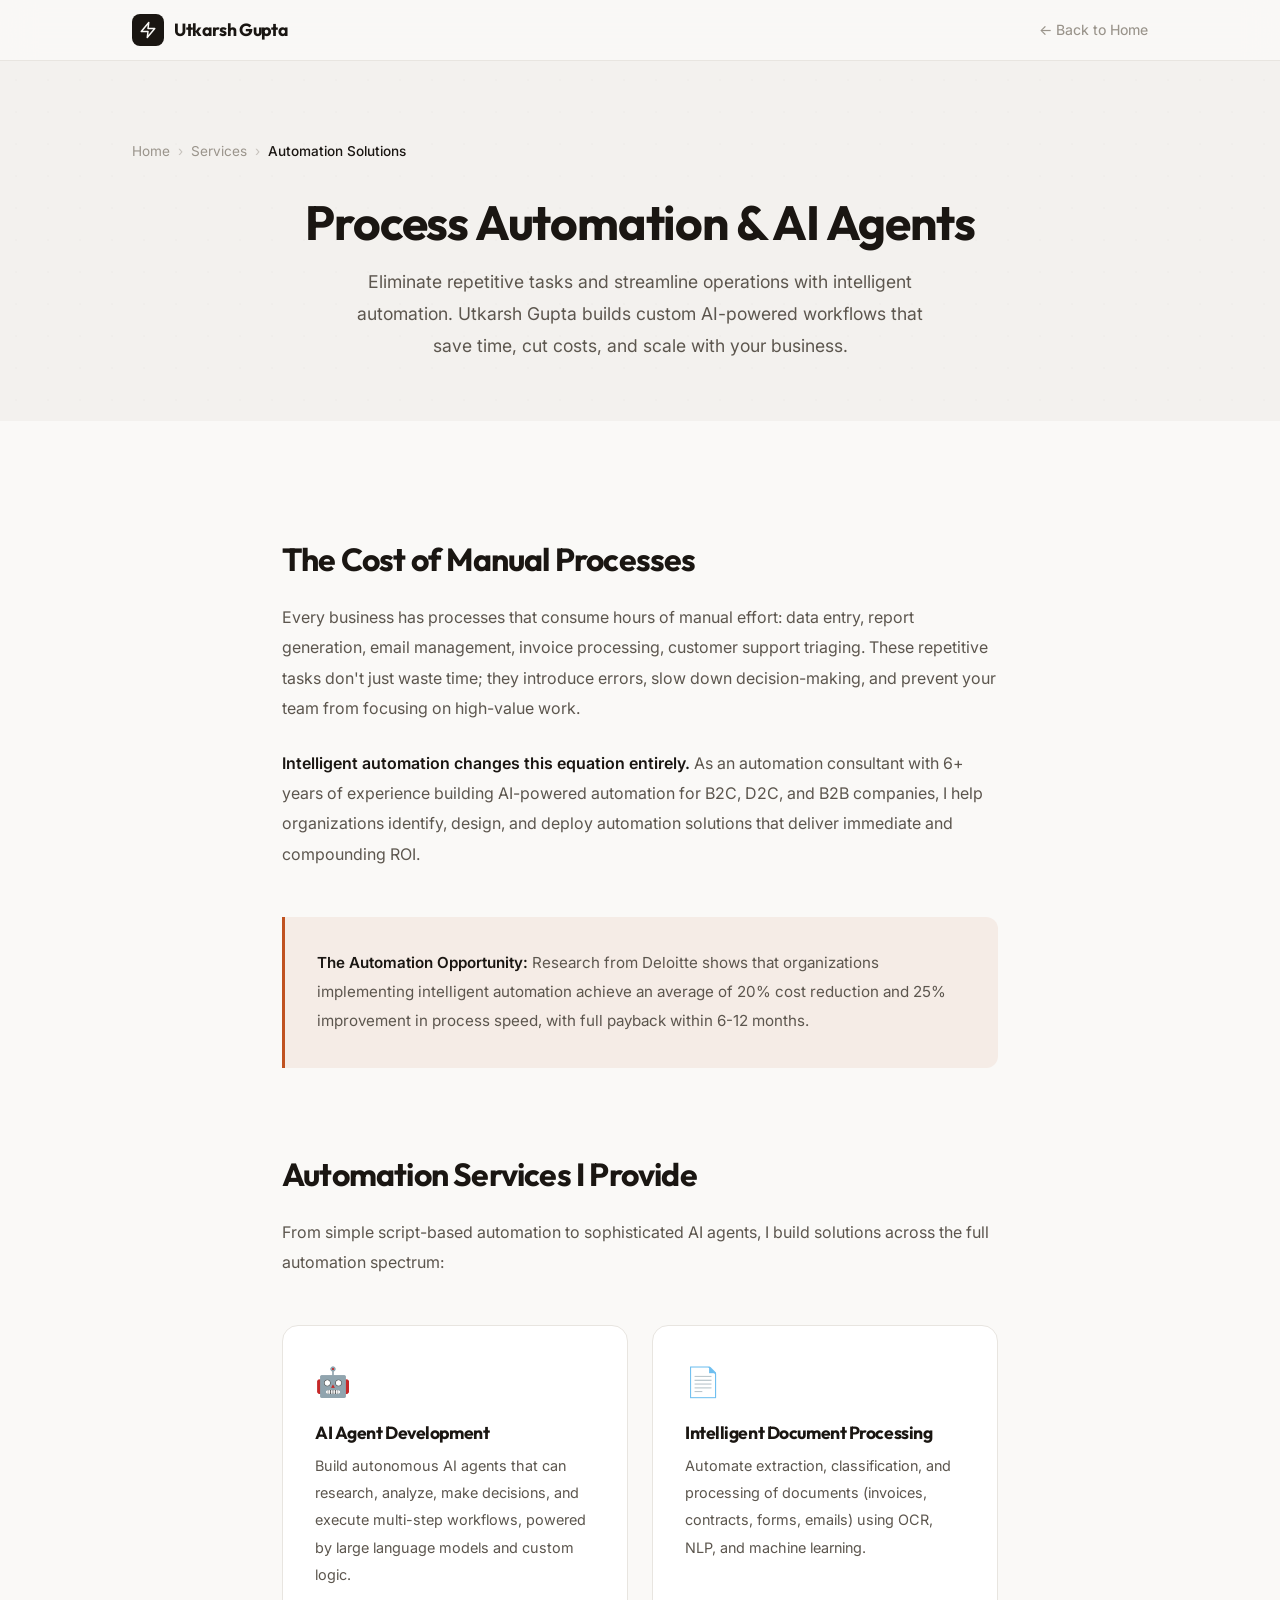
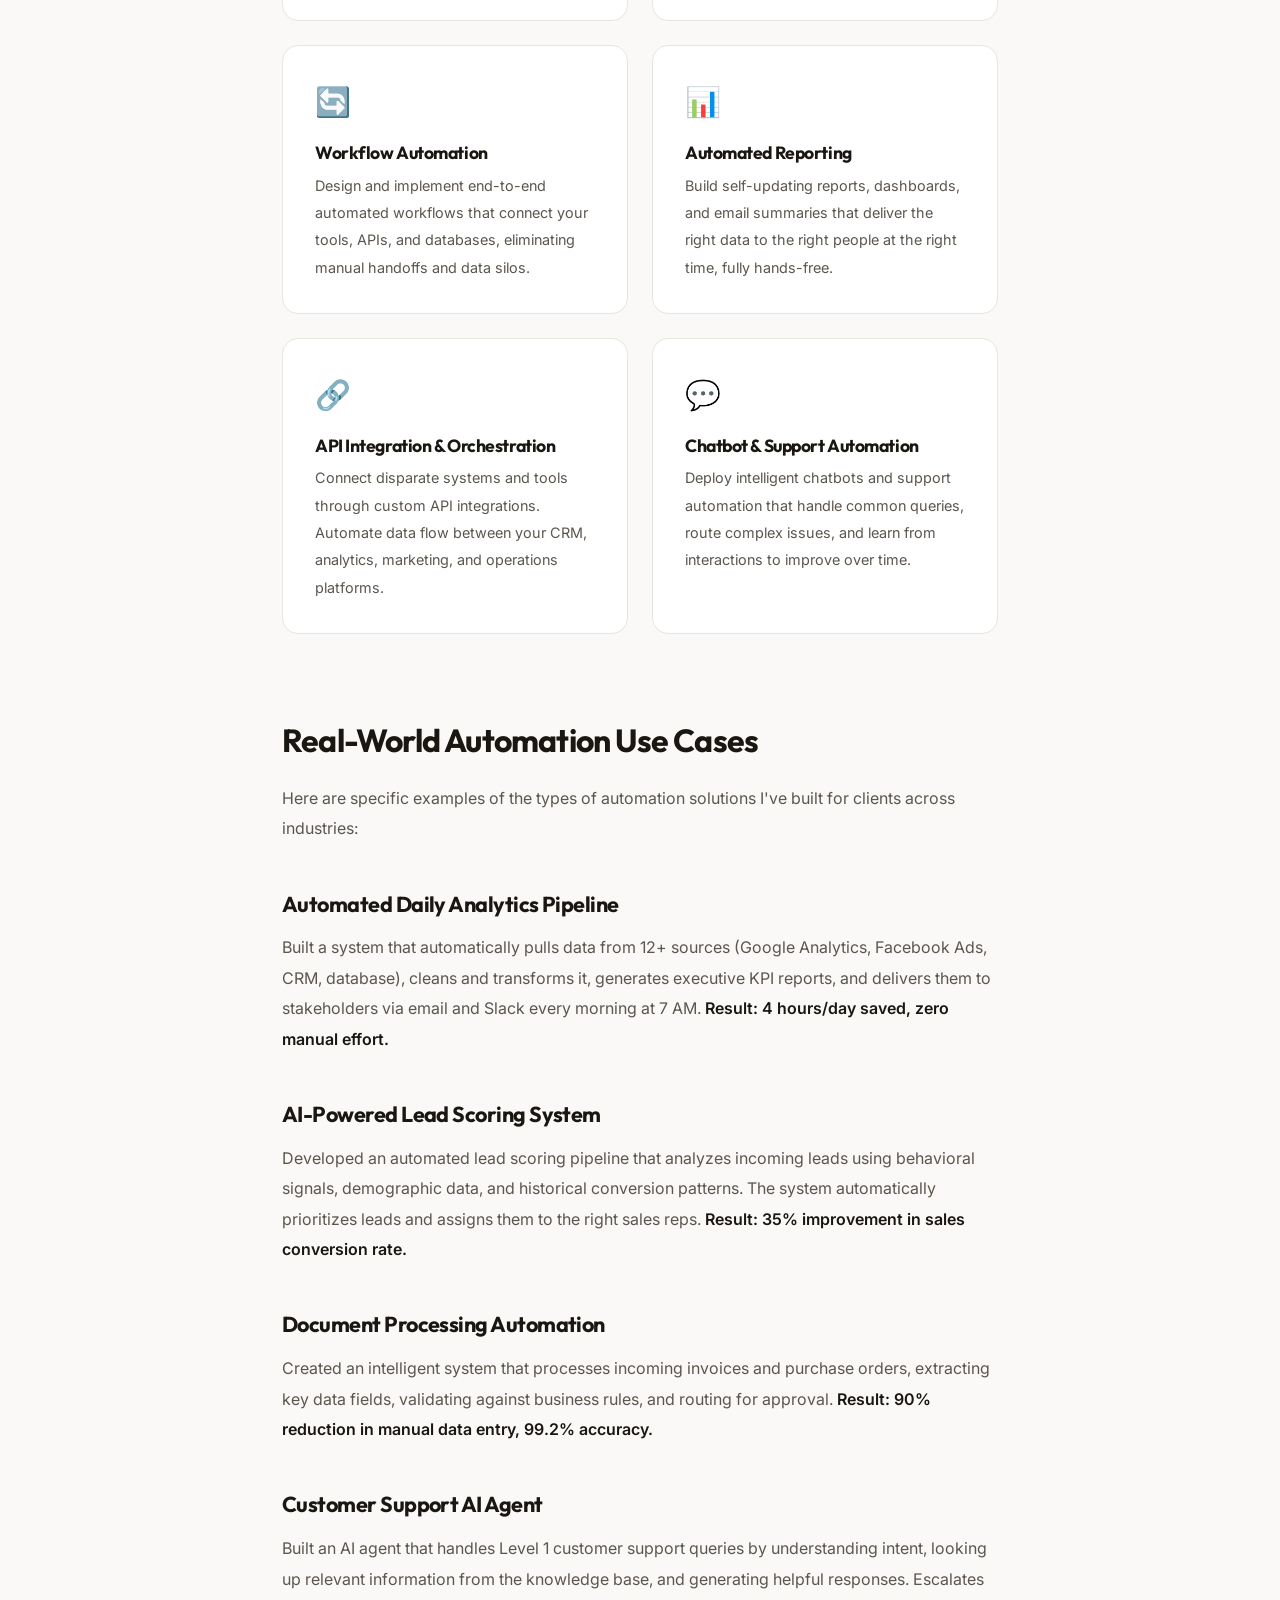
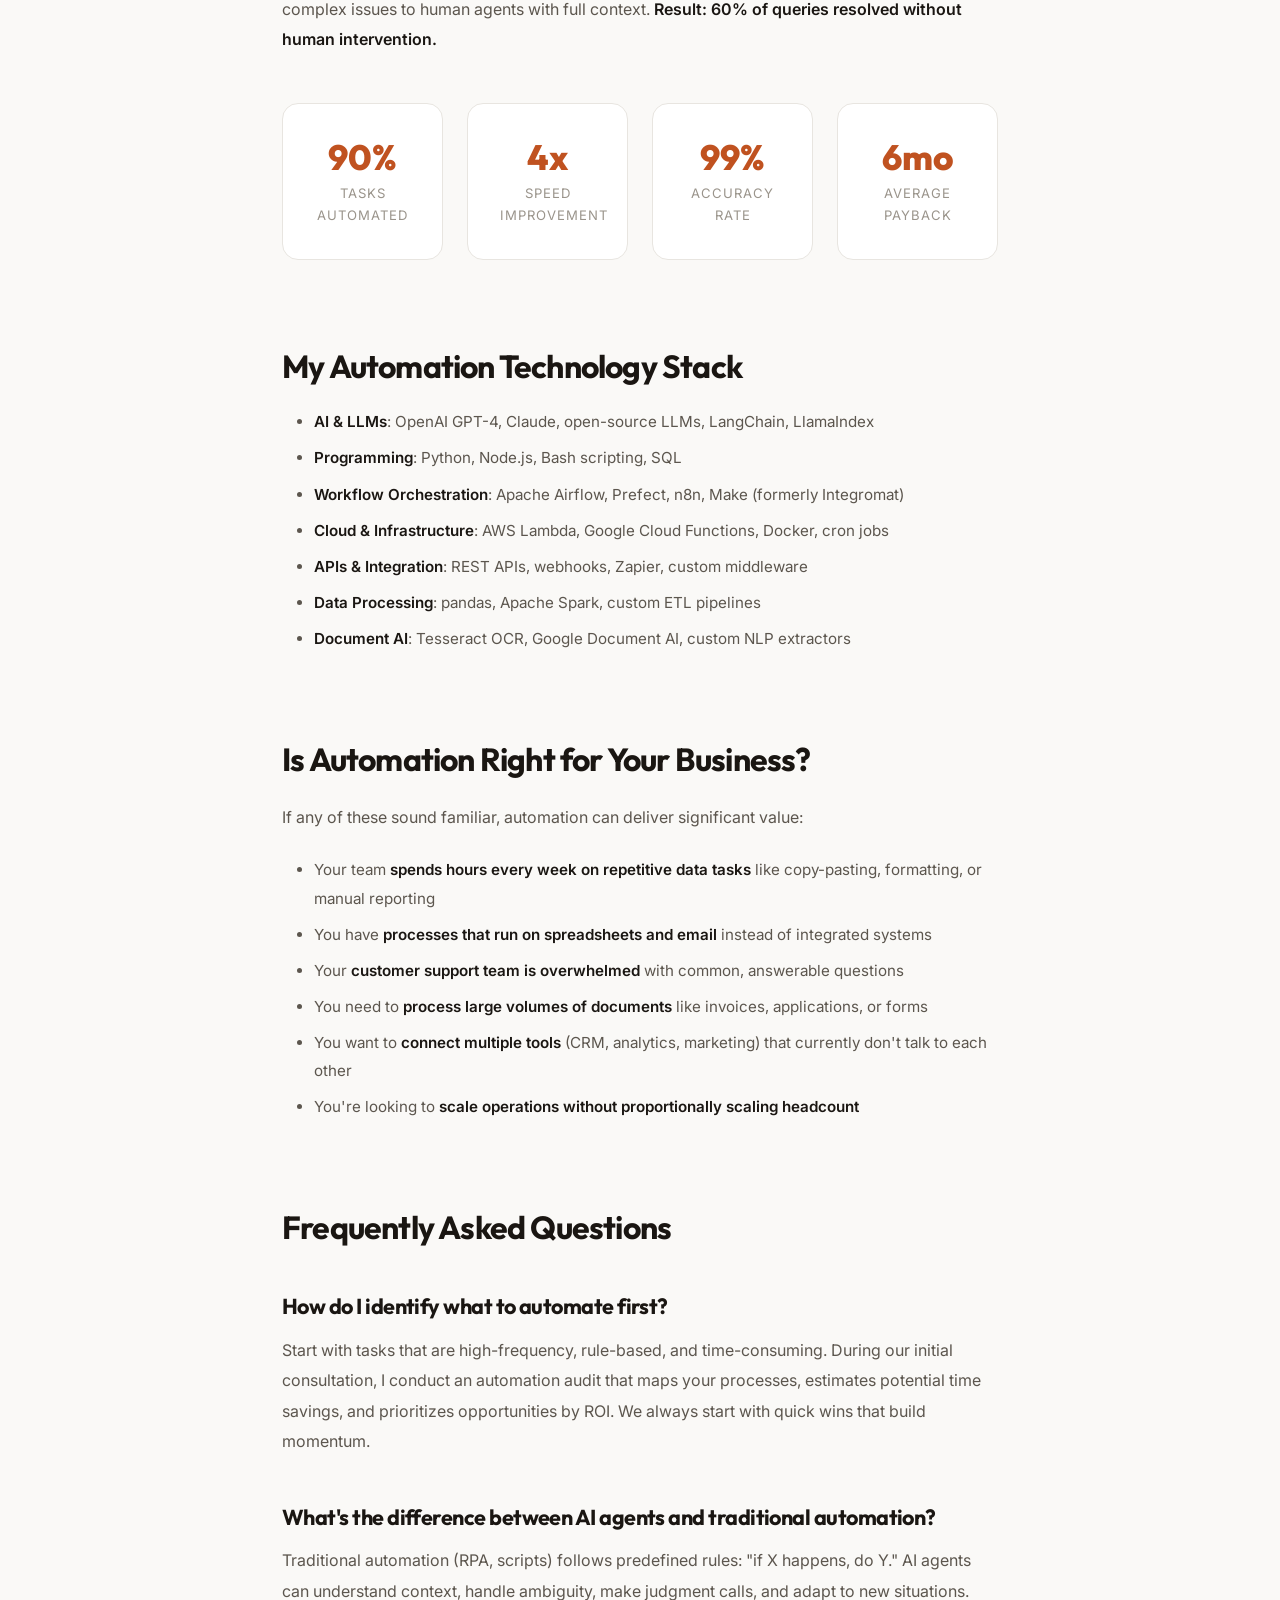
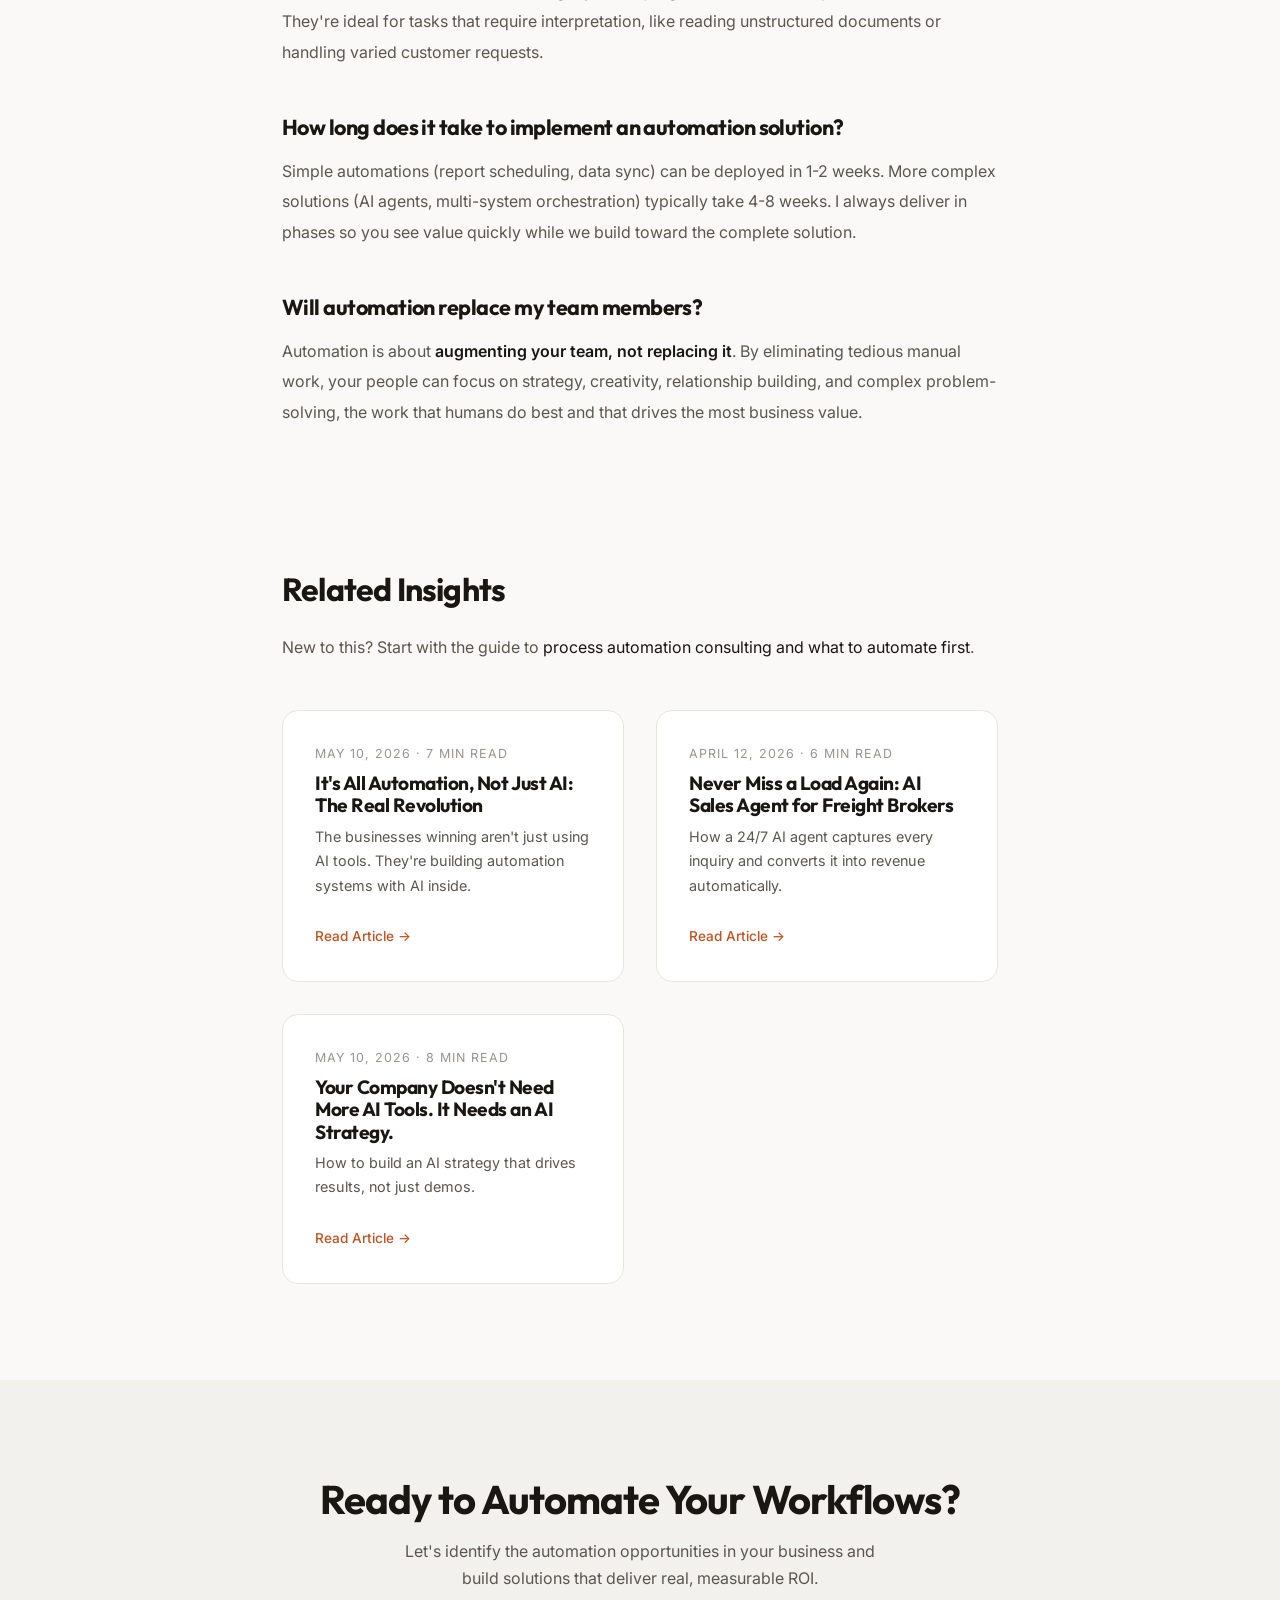
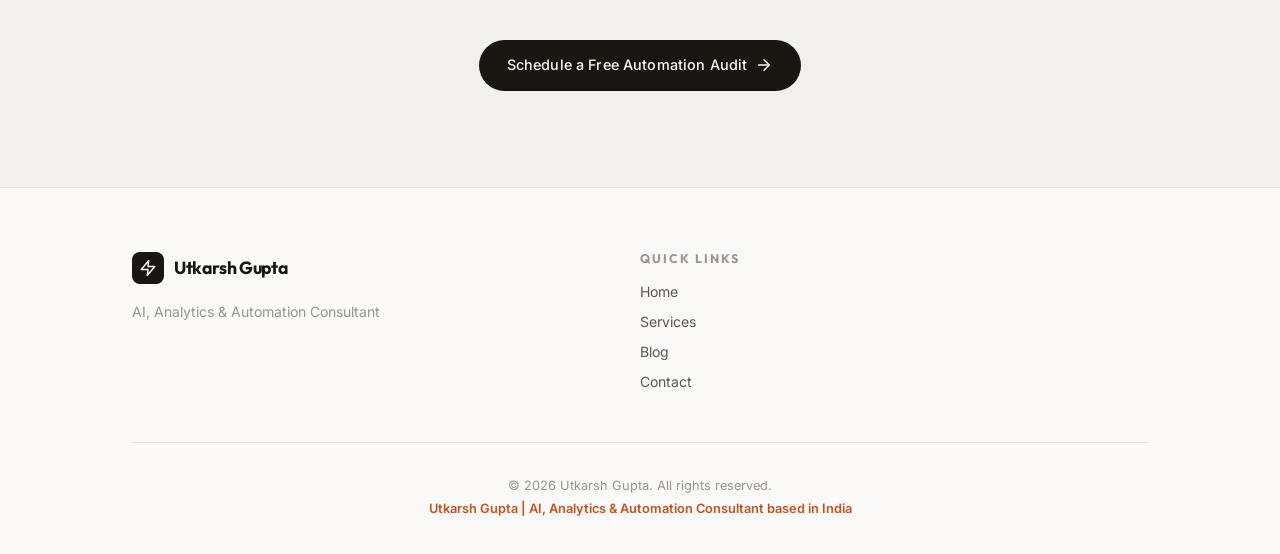
<file: services/automation-solutions.html>
<!DOCTYPE html>
<html lang="en" dir="ltr">

<head>
    <meta charset="UTF-8">
    <meta name="viewport" content="width=device-width, initial-scale=1.0">

    <!-- SEO Meta Tags -->
    <title>Automation Consulting India | Utkarsh Gupta | Process Automation & AI Agents</title>
    <meta name="description"
        content="Expert process automation consultant in India. Utkarsh Gupta builds intelligent automation solutions, AI agents, and workflow optimization systems that save time and reduce costs.">
    <meta name="keywords"
        content="process automation consultant India, AI automation solutions, intelligent automation, RPA consulting, workflow automation, AI agents development, business process automation">
    <meta name="author" content="Utkarsh Gupta">
    <meta name="robots" content="index, follow, max-image-preview:large, max-snippet:-1, max-video-preview:-1">
    <link rel="canonical" href="https://utkarshgupta.com/services/automation-solutions.html">
    <meta name="content-language" content="en">
    <link rel="alternate" hreflang="en" href="https://utkarshgupta.com/services/automation-solutions.html">

    <!-- Open Graph -->
    <meta property="og:type" content="website">
    <meta property="og:url" content="https://utkarshgupta.com/services/automation-solutions.html">
    <meta property="og:title" content="Automation Consulting India | Utkarsh Gupta">
    <meta property="og:description"
        content="Expert process automation and AI agent development. Build intelligent workflows that save time and reduce costs.">
    <meta property="og:image" content="https://utkarshgupta.com/images/og-image.png">

    <!-- Twitter -->
    <meta name="twitter:card" content="summary_large_image">
    <meta name="twitter:title" content="Automation Consulting India | Utkarsh Gupta">
    <meta name="twitter:description"
        content="Intelligent automation solutions: AI agents, workflow optimization, and process automation.">

    <!-- Favicon -->
    <link rel="icon" type="image/svg+xml"
        href="data:image/svg+xml,<svg xmlns='http://www.w3.org/2000/svg' viewBox='0 0 100 100'><text y='.9em' font-size='90'>⚡</text></svg>">

    <!-- Fonts -->
    <link rel="preconnect" href="https://fonts.googleapis.com">
    <link rel="preconnect" href="https://fonts.gstatic.com" crossorigin>
    <link
        href="https://fonts.googleapis.com/css2?family=Inter:wght@300;400;500;600;700&family=Outfit:wght@500;600;700;800&display=swap"
        rel="stylesheet">

    <!-- Structured Data -->
    <script type="application/ld+json">
    {
      "@context": "https://schema.org",
      "@type": "Service",
      "name": "Process Automation & AI Agents Consulting",
      "provider": {
        "@type": "Person",
        "name": "Utkarsh Gupta",
        "url": "https://utkarshgupta.com/"
      },
      "description": "Intelligent process automation consulting services including AI agent development, workflow optimization, RPA, and custom automation solutions for businesses in India.",
      "url": "https://utkarshgupta.com/services/automation-solutions.html",
      "areaServed": [
        {"@type": "Country", "name": "India"},
        {"@type": "Country", "name": "United States"},
        {"@type": "AdministrativeArea", "name": "Europe"}
      ],
      "serviceType": ["Process Automation", "AI Agents", "Workflow Optimization", "RPA", "Intelligent Document Processing"]
    }
    </script>

    <script type="application/ld+json">
    {
      "@context": "https://schema.org",
      "@type": "BreadcrumbList",
      "itemListElement": [
        {"@type": "ListItem", "position": 1, "name": "Home", "item": "https://utkarshgupta.com/"},
        {"@type": "ListItem", "position": 2, "name": "Services", "item": "https://utkarshgupta.com/#services"},
        {"@type": "ListItem", "position": 3, "name": "Automation Solutions", "item": "https://utkarshgupta.com/services/automation-solutions.html"}
      ]
    }
    </script>

    <!-- Stylesheets -->
    <link rel="stylesheet" href="../styles.css">
    <link rel="stylesheet" href="../page-styles.css">

    <!-- Google Analytics -->
    <script async src="https://www.googletagmanager.com/gtag/js?id=G-N578PJ8HFR"></script>
    <script>
        window.dataLayer = window.dataLayer || [];
        function gtag() { dataLayer.push(arguments); }
        gtag('js', new Date());
        gtag('config', 'G-N578PJ8HFR');
    </script>
</head>

<body>
    <!-- Navigation -->
    <nav class="inner-nav">
        <div class="container nav-container">
            <a href="../" class="logo">
                <span class="logo-icon">
                    <svg viewBox="0 0 24 24" fill="none" stroke="currentColor" stroke-width="2" stroke-linecap="round"
                        stroke-linejoin="round">
                        <polygon points="13 2 3 14 12 14 11 22 21 10 12 10 13 2"></polygon>
                    </svg>
                </span>
                <span class="logo-text">Utkarsh Gupta</span>
            </a>
            <a href="../" class="back-link">← Back to Home</a>
        </div>
    </nav>

    <!-- Page Header -->
    <header class="page-header">
        <div class="container">
            <div class="breadcrumbs">
                <a href="../">Home</a>
                <span class="separator">›</span>
                <a href="../#services">Services</a>
                <span class="separator">›</span>
                <span class="current">Automation Solutions</span>
            </div>
            <h1>Process Automation & <span class="highlight">AI Agents</span></h1>
            <p class="page-subtitle">Eliminate repetitive tasks and streamline operations with intelligent automation. Utkarsh Gupta builds custom AI-powered workflows that save time, cut costs, and scale with your business.</p>
        </div>
    </header>

    <!-- Main Content -->
    <article class="article-content">
        <div class="container">

            <h2>The Cost of Manual Processes</h2>
            <p>Every business has processes that consume hours of manual effort: data entry, report generation, email management, invoice processing, customer support triaging. These repetitive tasks don't just waste time; they introduce errors, slow down decision-making, and prevent your team from focusing on high-value work.</p>
            <p><strong>Intelligent automation changes this equation entirely.</strong> As an automation consultant with 6+ years of experience building AI-powered automation for B2C, D2C, and B2B companies, I help organizations identify, design, and deploy automation solutions that deliver immediate and compounding ROI.</p>

            <div class="highlight-box">
                <p><strong>The Automation Opportunity:</strong> Research from Deloitte shows that organizations implementing intelligent automation achieve an average of 20% cost reduction and 25% improvement in process speed, with full payback within 6-12 months.</p>
            </div>

            <h2>Automation Services I Provide</h2>
            <p>From simple script-based automation to sophisticated AI agents, I build solutions across the full automation spectrum:</p>

            <div class="feature-grid">
                <div class="feature-card">
                    <span class="feature-icon">🤖</span>
                    <h3>AI Agent Development</h3>
                    <p>Build autonomous AI agents that can research, analyze, make decisions, and execute multi-step workflows, powered by large language models and custom logic.</p>
                </div>
                <div class="feature-card">
                    <span class="feature-icon">📄</span>
                    <h3>Intelligent Document Processing</h3>
                    <p>Automate extraction, classification, and processing of documents (invoices, contracts, forms, emails) using OCR, NLP, and machine learning.</p>
                </div>
                <div class="feature-card">
                    <span class="feature-icon">🔄</span>
                    <h3>Workflow Automation</h3>
                    <p>Design and implement end-to-end automated workflows that connect your tools, APIs, and databases, eliminating manual handoffs and data silos.</p>
                </div>
                <div class="feature-card">
                    <span class="feature-icon">📊</span>
                    <h3>Automated Reporting</h3>
                    <p>Build self-updating reports, dashboards, and email summaries that deliver the right data to the right people at the right time, fully hands-free.</p>
                </div>
                <div class="feature-card">
                    <span class="feature-icon">🔗</span>
                    <h3>API Integration & Orchestration</h3>
                    <p>Connect disparate systems and tools through custom API integrations. Automate data flow between your CRM, analytics, marketing, and operations platforms.</p>
                </div>
                <div class="feature-card">
                    <span class="feature-icon">💬</span>
                    <h3>Chatbot & Support Automation</h3>
                    <p>Deploy intelligent chatbots and support automation that handle common queries, route complex issues, and learn from interactions to improve over time.</p>
                </div>
            </div>

            <h2>Real-World Automation Use Cases</h2>
            <p>Here are specific examples of the types of automation solutions I've built for clients across industries:</p>

            <h3>Automated Daily Analytics Pipeline</h3>
            <p>Built a system that automatically pulls data from 12+ sources (Google Analytics, Facebook Ads, CRM, database), cleans and transforms it, generates executive KPI reports, and delivers them to stakeholders via email and Slack every morning at 7 AM. <strong>Result: 4 hours/day saved, zero manual effort.</strong></p>

            <h3>AI-Powered Lead Scoring System</h3>
            <p>Developed an automated lead scoring pipeline that analyzes incoming leads using behavioral signals, demographic data, and historical conversion patterns. The system automatically prioritizes leads and assigns them to the right sales reps. <strong>Result: 35% improvement in sales conversion rate.</strong></p>

            <h3>Document Processing Automation</h3>
            <p>Created an intelligent system that processes incoming invoices and purchase orders, extracting key data fields, validating against business rules, and routing for approval. <strong>Result: 90% reduction in manual data entry, 99.2% accuracy.</strong></p>

            <h3>Customer Support AI Agent</h3>
            <p>Built an AI agent that handles Level 1 customer support queries by understanding intent, looking up relevant information from the knowledge base, and generating helpful responses. Escalates complex issues to human agents with full context. <strong>Result: 60% of queries resolved without human intervention.</strong></p>

            <div class="stat-row">
                <div class="stat-card">
                    <div class="stat-value">90%</div>
                    <div class="stat-desc">Tasks Automated</div>
                </div>
                <div class="stat-card">
                    <div class="stat-value">4x</div>
                    <div class="stat-desc">Speed Improvement</div>
                </div>
                <div class="stat-card">
                    <div class="stat-value">99%</div>
                    <div class="stat-desc">Accuracy Rate</div>
                </div>
                <div class="stat-card">
                    <div class="stat-value">6mo</div>
                    <div class="stat-desc">Average Payback</div>
                </div>
            </div>

            <h2>My Automation Technology Stack</h2>
            <ul>
                <li><strong>AI & LLMs</strong>: OpenAI GPT-4, Claude, open-source LLMs, LangChain, LlamaIndex</li>
                <li><strong>Programming</strong>: Python, Node.js, Bash scripting, SQL</li>
                <li><strong>Workflow Orchestration</strong>: Apache Airflow, Prefect, n8n, Make (formerly Integromat)</li>
                <li><strong>Cloud & Infrastructure</strong>: AWS Lambda, Google Cloud Functions, Docker, cron jobs</li>
                <li><strong>APIs & Integration</strong>: REST APIs, webhooks, Zapier, custom middleware</li>
                <li><strong>Data Processing</strong>: pandas, Apache Spark, custom ETL pipelines</li>
                <li><strong>Document AI</strong>: Tesseract OCR, Google Document AI, custom NLP extractors</li>
            </ul>

            <h2>Is Automation Right for Your Business?</h2>
            <p>If any of these sound familiar, automation can deliver significant value:</p>
            <ul>
                <li>Your team <strong>spends hours every week on repetitive data tasks</strong> like copy-pasting, formatting, or manual reporting</li>
                <li>You have <strong>processes that run on spreadsheets and email</strong> instead of integrated systems</li>
                <li>Your <strong>customer support team is overwhelmed</strong> with common, answerable questions</li>
                <li>You need to <strong>process large volumes of documents</strong> like invoices, applications, or forms</li>
                <li>You want to <strong>connect multiple tools</strong> (CRM, analytics, marketing) that currently don't talk to each other</li>
                <li>You're looking to <strong>scale operations without proportionally scaling headcount</strong></li>
            </ul>

            <h2>Frequently Asked Questions</h2>

            <h3>How do I identify what to automate first?</h3>
            <p>Start with tasks that are high-frequency, rule-based, and time-consuming. During our initial consultation, I conduct an automation audit that maps your processes, estimates potential time savings, and prioritizes opportunities by ROI. We always start with quick wins that build momentum.</p>

            <h3>What's the difference between AI agents and traditional automation?</h3>
            <p>Traditional automation (RPA, scripts) follows predefined rules: "if X happens, do Y." AI agents can understand context, handle ambiguity, make judgment calls, and adapt to new situations. They're ideal for tasks that require interpretation, like reading unstructured documents or handling varied customer requests.</p>

            <h3>How long does it take to implement an automation solution?</h3>
            <p>Simple automations (report scheduling, data sync) can be deployed in 1-2 weeks. More complex solutions (AI agents, multi-system orchestration) typically take 4-8 weeks. I always deliver in phases so you see value quickly while we build toward the complete solution.</p>

            <h3>Will automation replace my team members?</h3>
            <p>Automation is about <strong>augmenting your team, not replacing it</strong>. By eliminating tedious manual work, your people can focus on strategy, creativity, relationship building, and complex problem-solving, the work that humans do best and that drives the most business value.</p>
        </div>
    </article>

    <!-- Related Insights -->
    <section class="article-content" style="padding-top: 0;">
        <div class="container">
            <h2 style="margin-bottom: 1.5rem;">Related Insights</h2>
            <p style="margin-bottom:1.5rem;">New to this? Start with the guide to <a href="../blog/process-automation-consulting-guide.html">process automation consulting and what to automate first</a>.</p>
            <div class="blog-grid" style="max-width: 100%;">
                <a href="../blog/ai-powered-automation-not-just-ai.html" class="blog-card">
                    <div class="blog-card-content">
                        <div class="blog-card-meta">May 10, 2026 · 7 min read</div>
                        <h3>It's All Automation, Not Just AI: The Real Revolution</h3>
                        <p>The businesses winning aren't just using AI tools. They're building automation systems with AI inside.</p>
                        <span class="blog-card-link">Read Article →</span>
                    </div>
                </a>
                <a href="../blog/ai-agent-freight-brokers.html" class="blog-card">
                    <div class="blog-card-content">
                        <div class="blog-card-meta">April 12, 2026 · 6 min read</div>
                        <h3>Never Miss a Load Again: AI Sales Agent for Freight Brokers</h3>
                        <p>How a 24/7 AI agent captures every inquiry and converts it into revenue automatically.</p>
                        <span class="blog-card-link">Read Article →</span>
                    </div>
                </a>
                <a href="../blog/ai-strategy-for-business.html" class="blog-card">
                    <div class="blog-card-content">
                        <div class="blog-card-meta">May 10, 2026 · 8 min read</div>
                        <h3>Your Company Doesn't Need More AI Tools. It Needs an AI Strategy.</h3>
                        <p>How to build an AI strategy that drives results, not just demos.</p>
                        <span class="blog-card-link">Read Article →</span>
                    </div>
                </a>
            </div>
        </div>
    </section>

    <!-- CTA Section -->
    <section class="cta-section">
        <div class="container">
            <h2>Ready to Automate Your Workflows?</h2>
            <p>Let's identify the automation opportunities in your business and build solutions that deliver real, measurable ROI.</p>
            <a href="../#contact" class="btn btn-primary">
                <span>Schedule a Free Automation Audit</span>
                <svg width="18" height="18" viewBox="0 0 24 24" fill="none" stroke="currentColor" stroke-width="2"
                    stroke-linecap="round" stroke-linejoin="round">
                    <line x1="5" y1="12" x2="19" y2="12"></line>
                    <polyline points="12 5 19 12 12 19"></polyline>
                </svg>
            </a>
        </div>
    </section>

    <!-- Footer -->
    <footer class="footer">
        <div class="container">
            <div class="footer-content">
                <div class="footer-brand">
                    <div class="logo">
                        <span class="logo-icon">
                            <svg viewBox="0 0 24 24" fill="none" stroke="currentColor" stroke-width="2"
                                stroke-linecap="round" stroke-linejoin="round">
                                <polygon points="13 2 3 14 12 14 11 22 21 10 12 10 13 2"></polygon>
                            </svg>
                        </span>
                        <span class="logo-text">Utkarsh Gupta</span>
                    </div>
                    <p class="footer-tagline">AI, Analytics & Automation Consultant</p>
                </div>
                <div class="footer-links">
                    <h4>Quick Links</h4>
                    <a href="../">Home</a>
                    <a href="../#services">Services</a>
                    <a href="../blog/">Blog</a>
                    <a href="../#contact">Contact</a>
                </div>
            </div>
            <div class="footer-bottom">
                <p>&copy; 2026 Utkarsh Gupta. All rights reserved.</p>
                <p class="footer-made">Utkarsh Gupta | AI, Analytics &amp; Automation Consultant based in India</p>
            </div>
        </div>
    </footer>
</body>

</html>
</file>
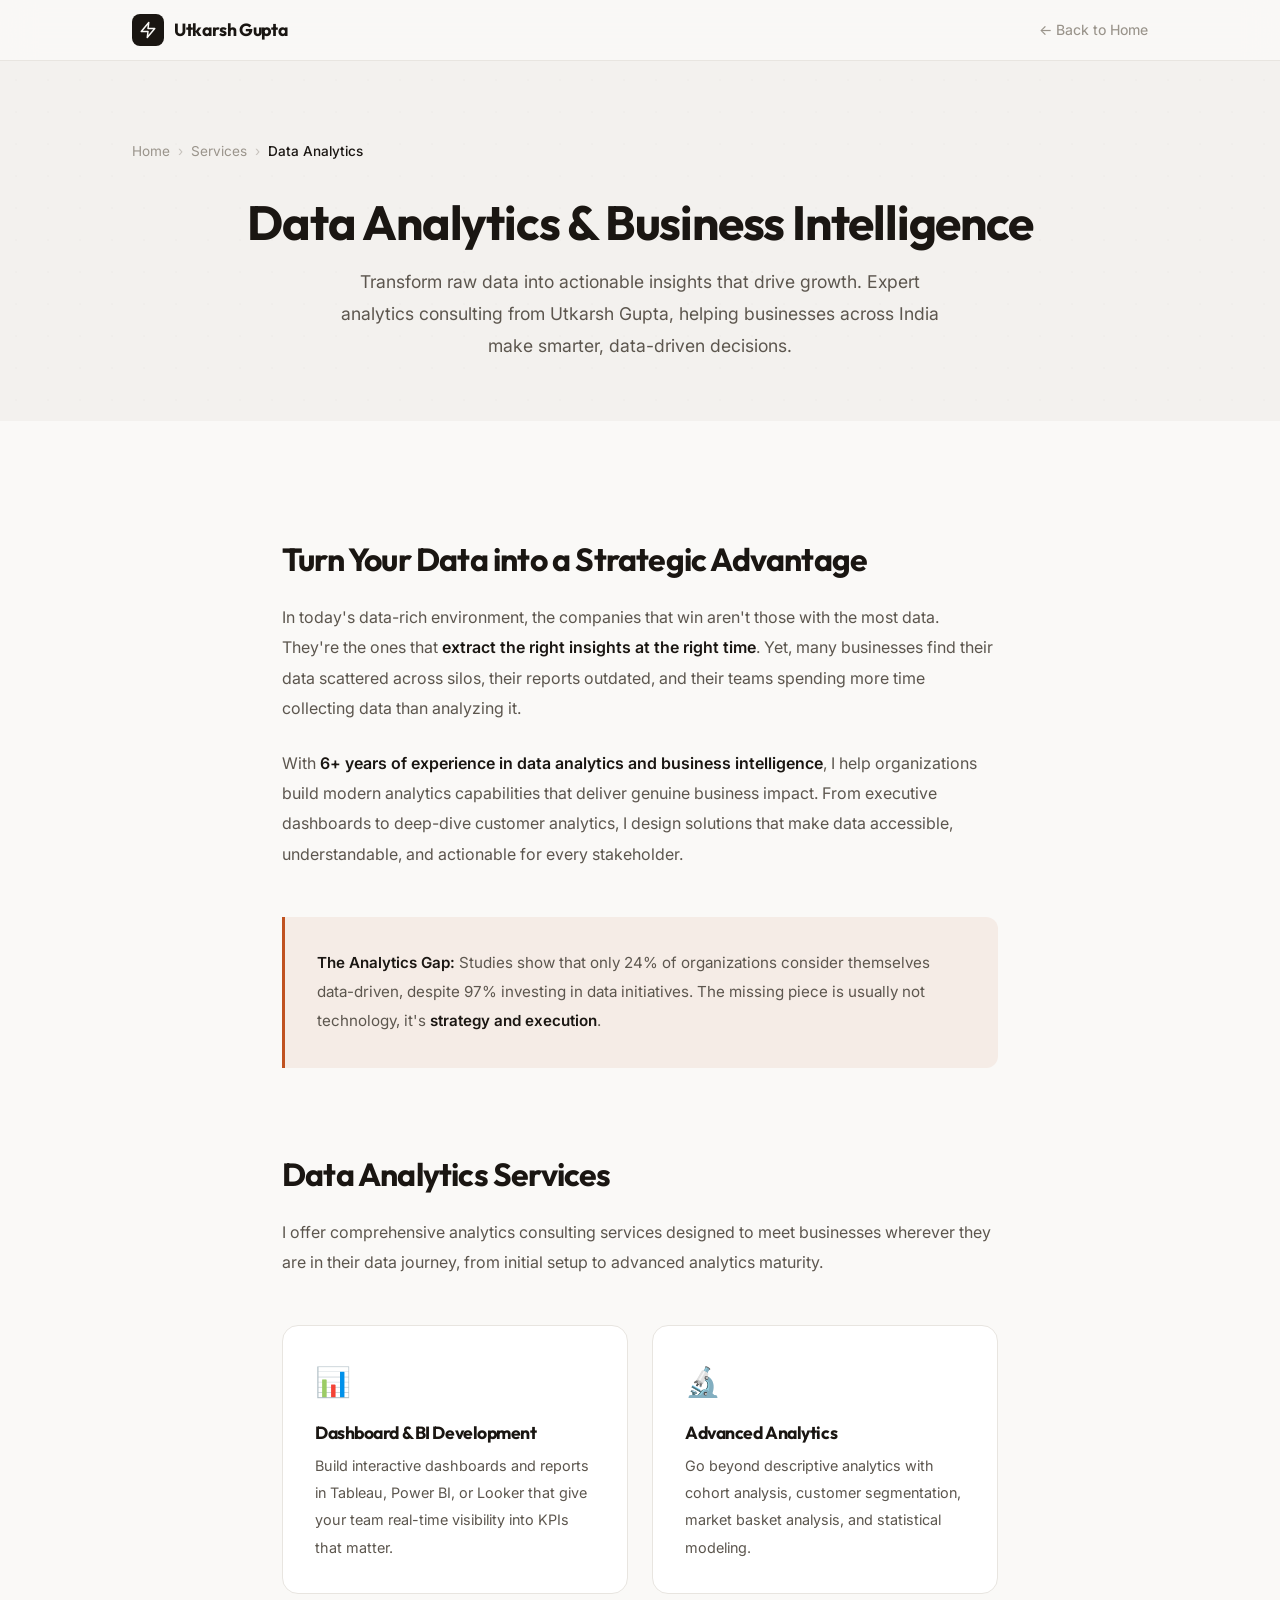
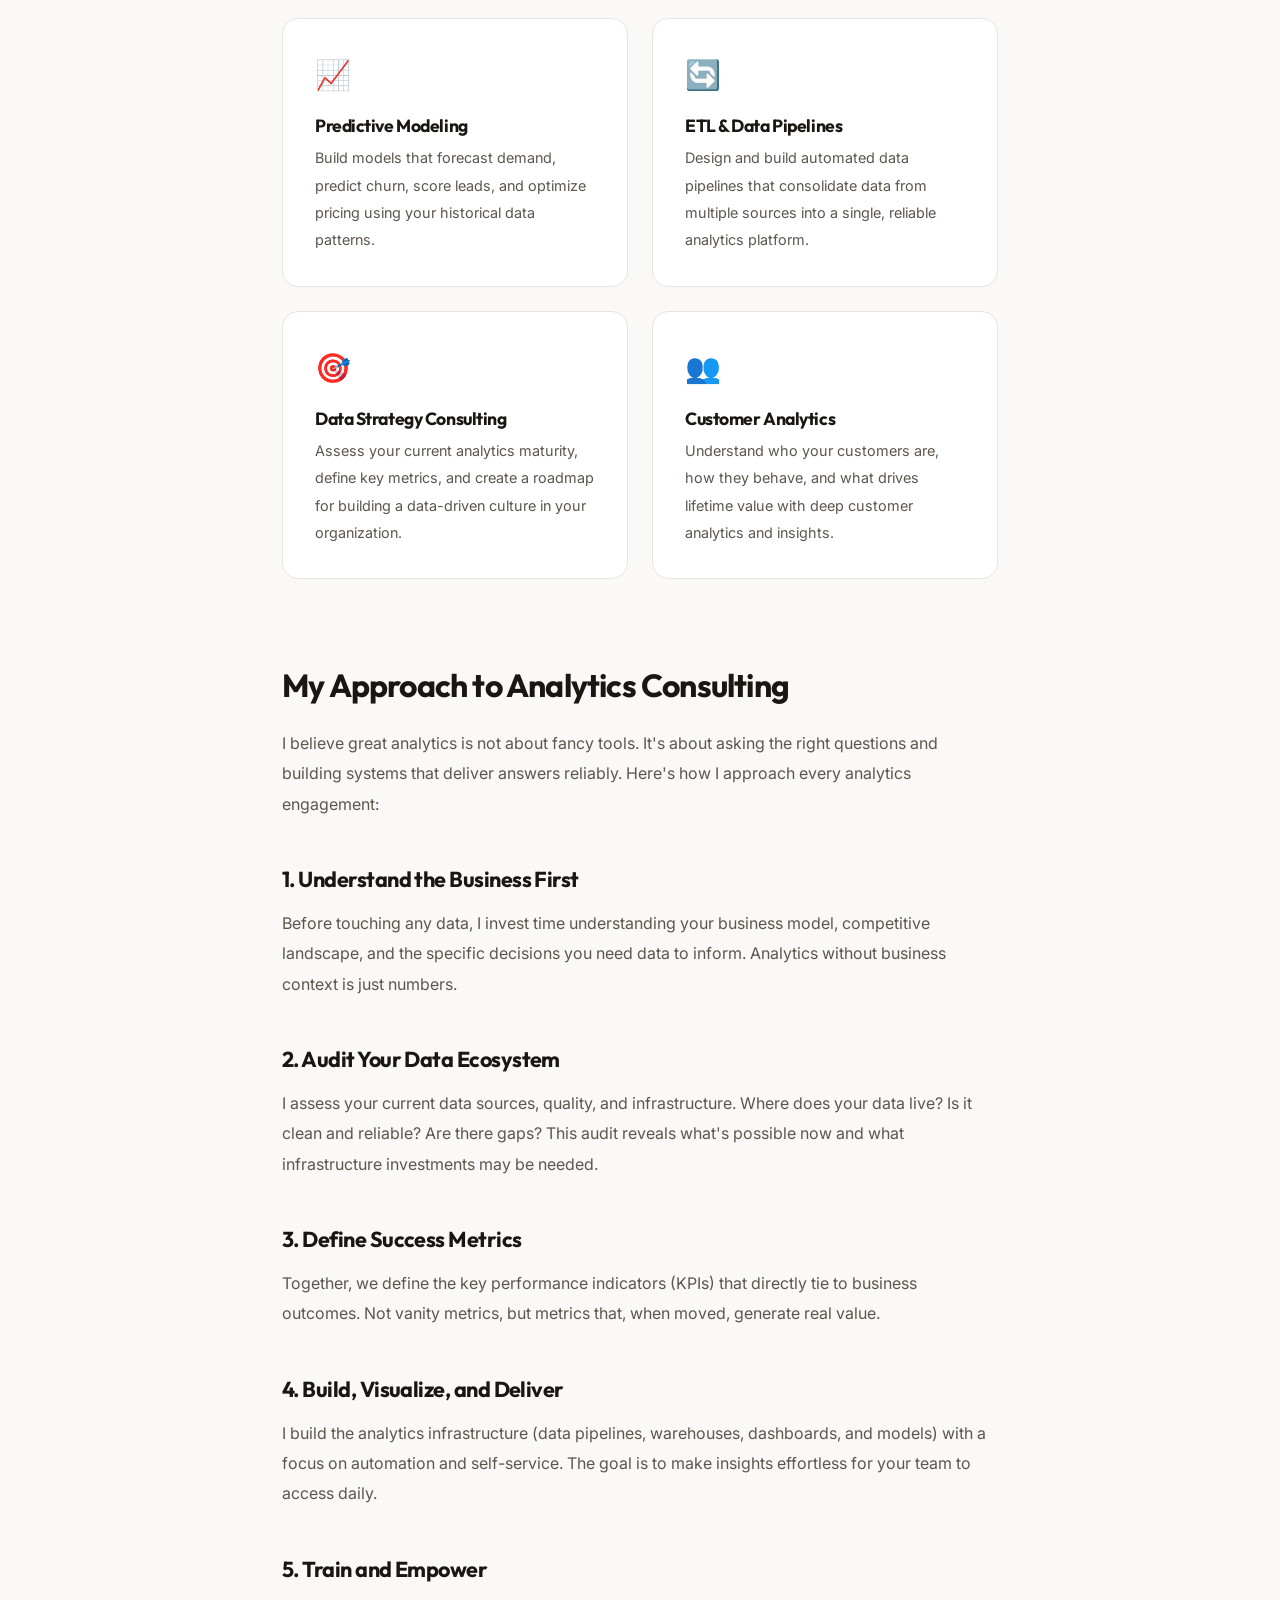
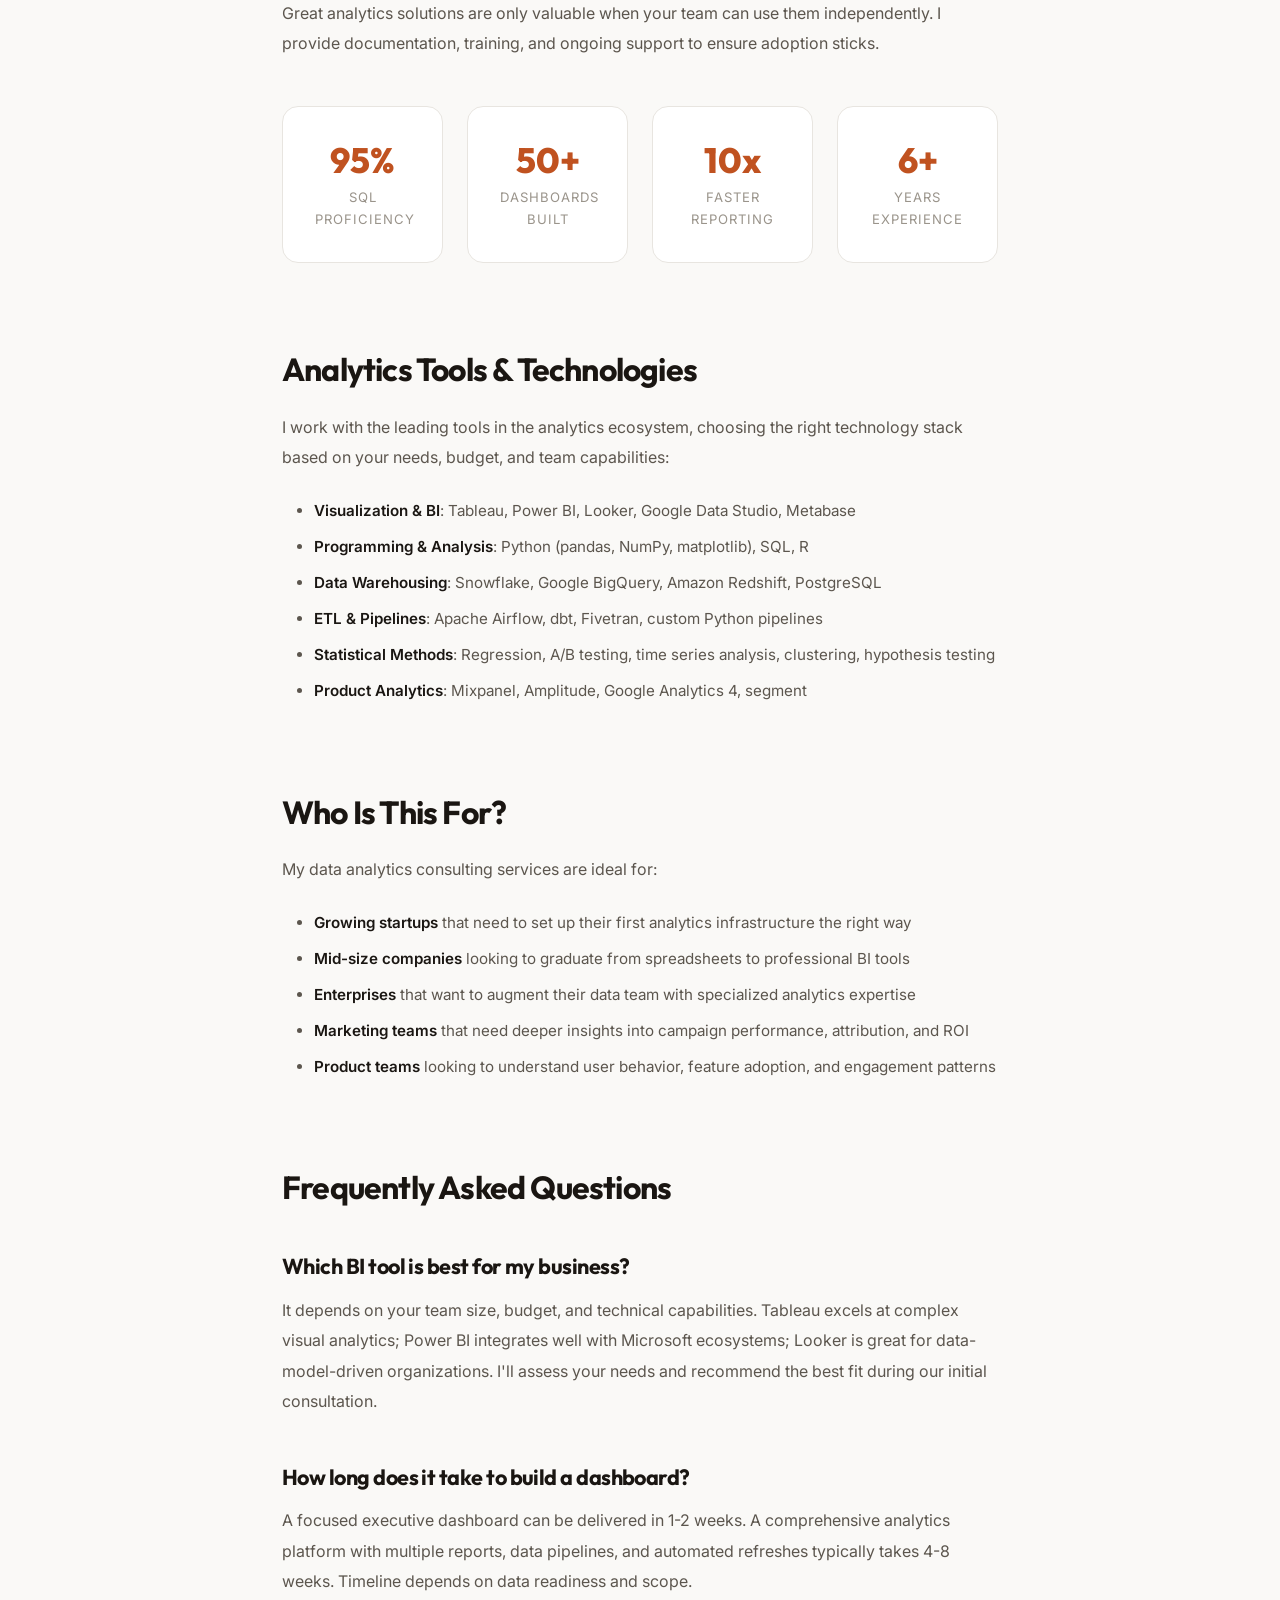
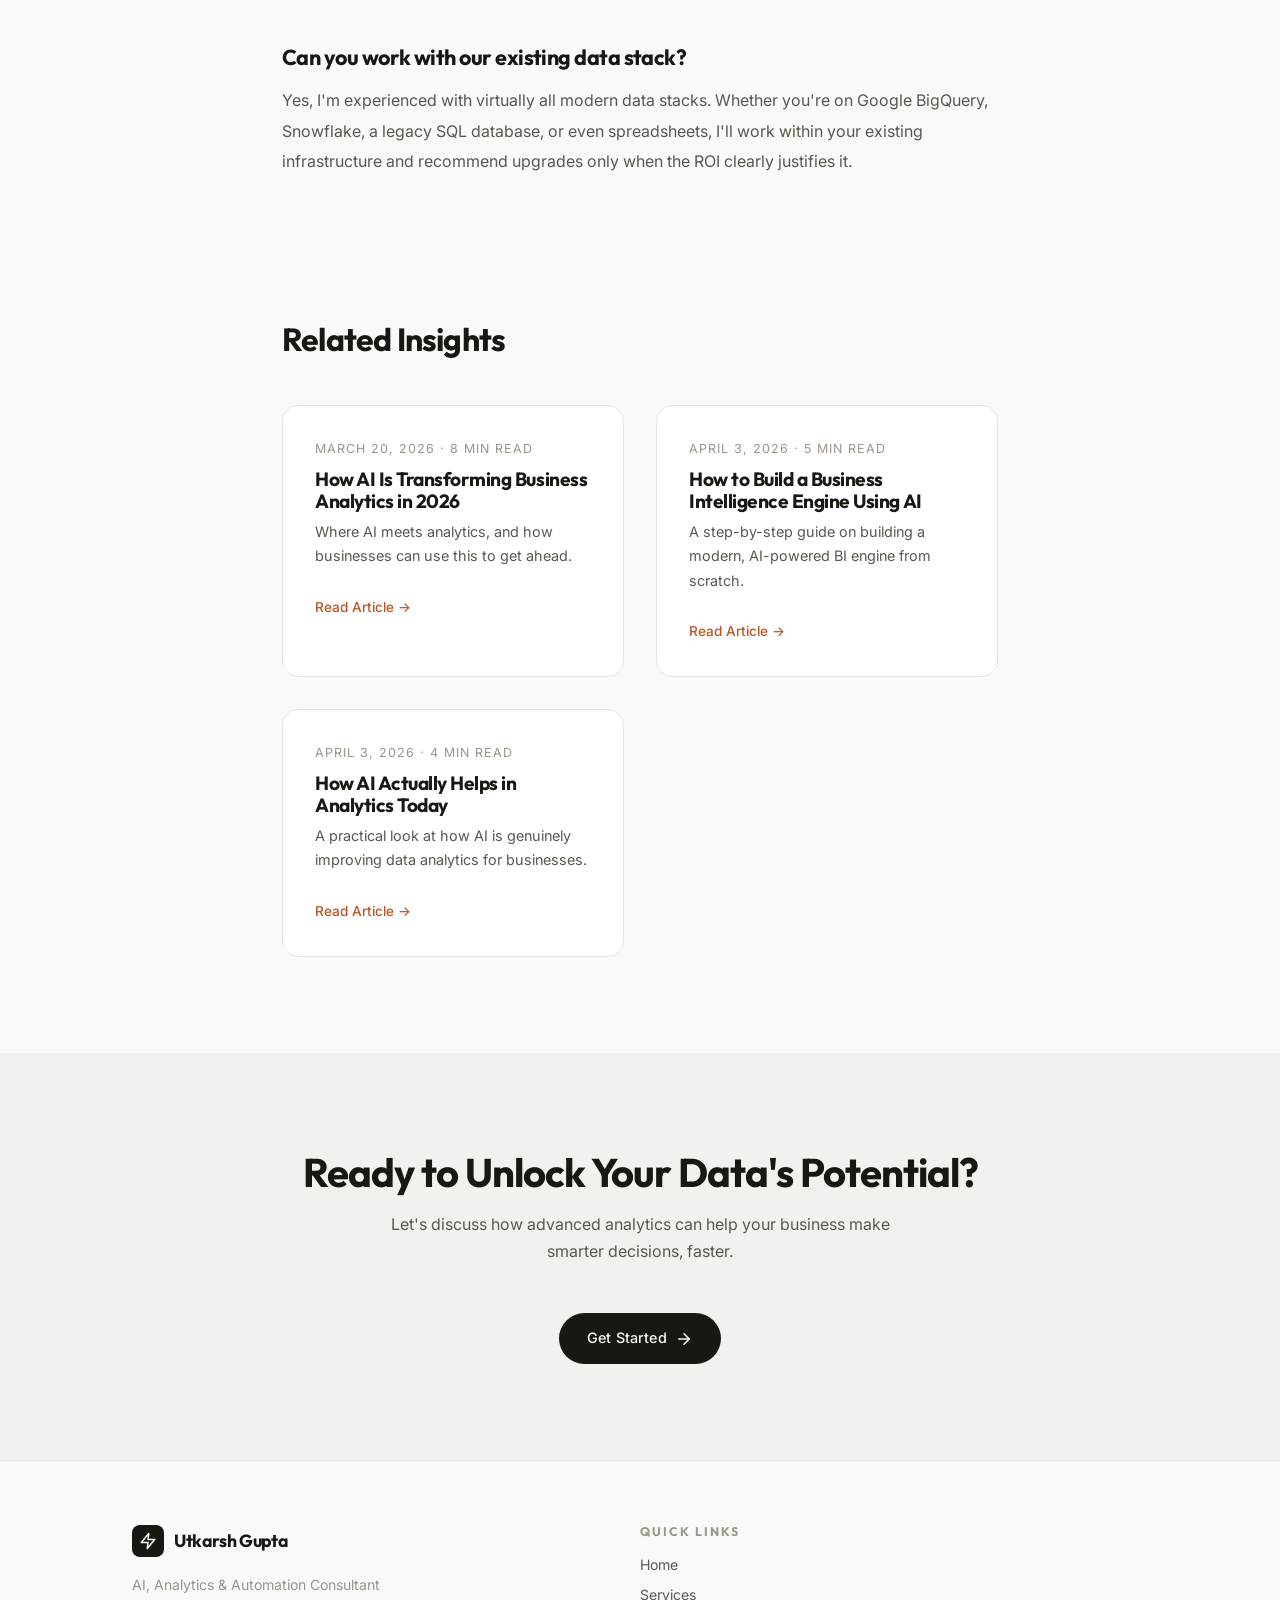
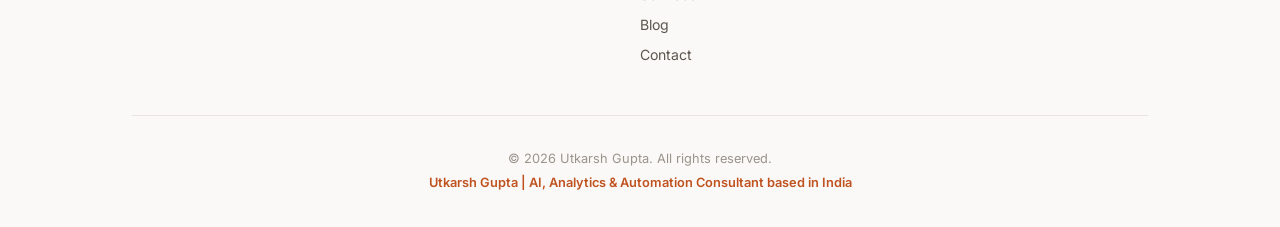
<file: services/data-analytics.html>
<!DOCTYPE html>
<html lang="en" dir="ltr">

<head>
    <meta charset="UTF-8">
    <meta name="viewport" content="width=device-width, initial-scale=1.0">

    <!-- SEO Meta Tags -->
    <title>Data Analytics Consultant India | Utkarsh Gupta | Business Intelligence Expert</title>
    <meta name="description"
        content="Expert data analytics consultant in India. Utkarsh Gupta helps businesses unlock growth with advanced analytics, BI dashboards, data visualization, and predictive insights. 6+ years experience.">
    <meta name="keywords"
        content="data analytics consultant India, business intelligence expert, data visualization specialist, analytics consulting services, BI dashboard developer, data-driven strategy, data analyst hire">
    <meta name="author" content="Utkarsh Gupta">
    <meta name="robots" content="index, follow, max-image-preview:large, max-snippet:-1, max-video-preview:-1">
    <link rel="canonical" href="https://utkarshgupta.com/services/data-analytics.html">
    <meta name="content-language" content="en">
    <link rel="alternate" hreflang="en" href="https://utkarshgupta.com/services/data-analytics.html">

    <!-- Open Graph -->
    <meta property="og:type" content="website">
    <meta property="og:url" content="https://utkarshgupta.com/services/data-analytics.html">
    <meta property="og:title" content="Data Analytics Consultant India | Utkarsh Gupta">
    <meta property="og:description"
        content="Advanced data analytics & business intelligence consulting. Turn raw data into growth with expert guidance from Utkarsh Gupta.">
    <meta property="og:image" content="https://utkarshgupta.com/images/og-image.png">

    <!-- Twitter -->
    <meta name="twitter:card" content="summary_large_image">
    <meta name="twitter:title" content="Data Analytics Consultant India | Utkarsh Gupta">
    <meta name="twitter:description"
        content="Expert data analytics consulting, BI dashboards, predictive analytics, and data strategy.">

    <!-- Favicon -->
    <link rel="icon" type="image/svg+xml"
        href="data:image/svg+xml,<svg xmlns='http://www.w3.org/2000/svg' viewBox='0 0 100 100'><text y='.9em' font-size='90'>⚡</text></svg>">

    <!-- Fonts -->
    <link rel="preconnect" href="https://fonts.googleapis.com">
    <link rel="preconnect" href="https://fonts.gstatic.com" crossorigin>
    <link
        href="https://fonts.googleapis.com/css2?family=Inter:wght@300;400;500;600;700&family=Outfit:wght@500;600;700;800&display=swap"
        rel="stylesheet">

    <!-- Structured Data -->
    <script type="application/ld+json">
    {
      "@context": "https://schema.org",
      "@type": "Service",
      "name": "Data Analytics & Business Intelligence Consulting",
      "provider": {
        "@type": "Person",
        "name": "Utkarsh Gupta",
        "url": "https://utkarshgupta.com/"
      },
      "description": "Comprehensive data analytics consulting services including dashboard development, data visualization, predictive analytics, and data strategy for businesses in India.",
      "url": "https://utkarshgupta.com/services/data-analytics.html",
      "areaServed": [
        {"@type": "Country", "name": "India"},
        {"@type": "Country", "name": "United States"},
        {"@type": "AdministrativeArea", "name": "Europe"}
      ],
      "serviceType": ["Data Analytics", "Business Intelligence", "Data Visualization", "Predictive Analytics", "Data Strategy"]
    }
    </script>

    <script type="application/ld+json">
    {
      "@context": "https://schema.org",
      "@type": "BreadcrumbList",
      "itemListElement": [
        {"@type": "ListItem", "position": 1, "name": "Home", "item": "https://utkarshgupta.com/"},
        {"@type": "ListItem", "position": 2, "name": "Services", "item": "https://utkarshgupta.com/#services"},
        {"@type": "ListItem", "position": 3, "name": "Data Analytics", "item": "https://utkarshgupta.com/services/data-analytics.html"}
      ]
    }
    </script>

    <!-- Stylesheets -->
    <link rel="stylesheet" href="../styles.css">
    <link rel="stylesheet" href="../page-styles.css">

    <!-- Google Analytics -->
    <script async src="https://www.googletagmanager.com/gtag/js?id=G-N578PJ8HFR"></script>
    <script>
        window.dataLayer = window.dataLayer || [];
        function gtag() { dataLayer.push(arguments); }
        gtag('js', new Date());
        gtag('config', 'G-N578PJ8HFR');
    </script>
</head>

<body>
    <!-- Navigation -->
    <nav class="inner-nav">
        <div class="container nav-container">
            <a href="../" class="logo">
                <span class="logo-icon">
                    <svg viewBox="0 0 24 24" fill="none" stroke="currentColor" stroke-width="2" stroke-linecap="round"
                        stroke-linejoin="round">
                        <polygon points="13 2 3 14 12 14 11 22 21 10 12 10 13 2"></polygon>
                    </svg>
                </span>
                <span class="logo-text">Utkarsh Gupta</span>
            </a>
            <a href="../" class="back-link">← Back to Home</a>
        </div>
    </nav>

    <!-- Page Header -->
    <header class="page-header">
        <div class="container">
            <div class="breadcrumbs">
                <a href="../">Home</a>
                <span class="separator">›</span>
                <a href="../#services">Services</a>
                <span class="separator">›</span>
                <span class="current">Data Analytics</span>
            </div>
            <h1>Data Analytics & <span class="highlight">Business Intelligence</span></h1>
            <p class="page-subtitle">Transform raw data into actionable insights that drive growth. Expert analytics consulting from Utkarsh Gupta, helping businesses across India make smarter, data-driven decisions.</p>
        </div>
    </header>

    <!-- Main Content -->
    <article class="article-content">
        <div class="container">

            <h2>Turn Your Data into a Strategic Advantage</h2>
            <p>In today's data-rich environment, the companies that win aren't those with the most data. They're the ones that <strong>extract the right insights at the right time</strong>. Yet, many businesses find their data scattered across silos, their reports outdated, and their teams spending more time collecting data than analyzing it.</p>
            <p>With <strong>6+ years of experience in data analytics and business intelligence</strong>, I help organizations build modern analytics capabilities that deliver genuine business impact. From executive dashboards to deep-dive customer analytics, I design solutions that make data accessible, understandable, and actionable for every stakeholder.</p>

            <div class="highlight-box">
                <p><strong>The Analytics Gap:</strong> Studies show that only 24% of organizations consider themselves data-driven, despite 97% investing in data initiatives. The missing piece is usually not technology, it's <strong>strategy and execution</strong>.</p>
            </div>

            <h2>Data Analytics Services</h2>
            <p>I offer comprehensive analytics consulting services designed to meet businesses wherever they are in their data journey, from initial setup to advanced analytics maturity.</p>

            <div class="feature-grid">
                <div class="feature-card">
                    <span class="feature-icon">📊</span>
                    <h3>Dashboard & BI Development</h3>
                    <p>Build interactive dashboards and reports in Tableau, Power BI, or Looker that give your team real-time visibility into KPIs that matter.</p>
                </div>
                <div class="feature-card">
                    <span class="feature-icon">🔬</span>
                    <h3>Advanced Analytics</h3>
                    <p>Go beyond descriptive analytics with cohort analysis, customer segmentation, market basket analysis, and statistical modeling.</p>
                </div>
                <div class="feature-card">
                    <span class="feature-icon">📈</span>
                    <h3>Predictive Modeling</h3>
                    <p>Build models that forecast demand, predict churn, score leads, and optimize pricing using your historical data patterns.</p>
                </div>
                <div class="feature-card">
                    <span class="feature-icon">🔄</span>
                    <h3>ETL & Data Pipelines</h3>
                    <p>Design and build automated data pipelines that consolidate data from multiple sources into a single, reliable analytics platform.</p>
                </div>
                <div class="feature-card">
                    <span class="feature-icon">🎯</span>
                    <h3>Data Strategy Consulting</h3>
                    <p>Assess your current analytics maturity, define key metrics, and create a roadmap for building a data-driven culture in your organization.</p>
                </div>
                <div class="feature-card">
                    <span class="feature-icon">👥</span>
                    <h3>Customer Analytics</h3>
                    <p>Understand who your customers are, how they behave, and what drives lifetime value with deep customer analytics and insights.</p>
                </div>
            </div>

            <h2>My Approach to Analytics Consulting</h2>
            <p>I believe great analytics is not about fancy tools. It's about asking the right questions and building systems that deliver answers reliably. Here's how I approach every analytics engagement:</p>

            <h3>1. Understand the Business First</h3>
            <p>Before touching any data, I invest time understanding your business model, competitive landscape, and the specific decisions you need data to inform. Analytics without business context is just numbers.</p>

            <h3>2. Audit Your Data Ecosystem</h3>
            <p>I assess your current data sources, quality, and infrastructure. Where does your data live? Is it clean and reliable? Are there gaps? This audit reveals what's possible now and what infrastructure investments may be needed.</p>

            <h3>3. Define Success Metrics</h3>
            <p>Together, we define the key performance indicators (KPIs) that directly tie to business outcomes. Not vanity metrics, but metrics that, when moved, generate real value.</p>

            <h3>4. Build, Visualize, and Deliver</h3>
            <p>I build the analytics infrastructure (data pipelines, warehouses, dashboards, and models) with a focus on automation and self-service. The goal is to make insights effortless for your team to access daily.</p>

            <h3>5. Train and Empower</h3>
            <p>Great analytics solutions are only valuable when your team can use them independently. I provide documentation, training, and ongoing support to ensure adoption sticks.</p>

            <div class="stat-row">
                <div class="stat-card">
                    <div class="stat-value">95%</div>
                    <div class="stat-desc">SQL Proficiency</div>
                </div>
                <div class="stat-card">
                    <div class="stat-value">50+</div>
                    <div class="stat-desc">Dashboards Built</div>
                </div>
                <div class="stat-card">
                    <div class="stat-value">10x</div>
                    <div class="stat-desc">Faster Reporting</div>
                </div>
                <div class="stat-card">
                    <div class="stat-value">6+</div>
                    <div class="stat-desc">Years Experience</div>
                </div>
            </div>

            <h2>Analytics Tools & Technologies</h2>
            <p>I work with the leading tools in the analytics ecosystem, choosing the right technology stack based on your needs, budget, and team capabilities:</p>
            <ul>
                <li><strong>Visualization & BI</strong>: Tableau, Power BI, Looker, Google Data Studio, Metabase</li>
                <li><strong>Programming & Analysis</strong>: Python (pandas, NumPy, matplotlib), SQL, R</li>
                <li><strong>Data Warehousing</strong>: Snowflake, Google BigQuery, Amazon Redshift, PostgreSQL</li>
                <li><strong>ETL & Pipelines</strong>: Apache Airflow, dbt, Fivetran, custom Python pipelines</li>
                <li><strong>Statistical Methods</strong>: Regression, A/B testing, time series analysis, clustering, hypothesis testing</li>
                <li><strong>Product Analytics</strong>: Mixpanel, Amplitude, Google Analytics 4, segment</li>
            </ul>

            <h2>Who Is This For?</h2>
            <p>My data analytics consulting services are ideal for:</p>
            <ul>
                <li><strong>Growing startups</strong> that need to set up their first analytics infrastructure the right way</li>
                <li><strong>Mid-size companies</strong> looking to graduate from spreadsheets to professional BI tools</li>
                <li><strong>Enterprises</strong> that want to augment their data team with specialized analytics expertise</li>
                <li><strong>Marketing teams</strong> that need deeper insights into campaign performance, attribution, and ROI</li>
                <li><strong>Product teams</strong> looking to understand user behavior, feature adoption, and engagement patterns</li>
            </ul>

            <h2>Frequently Asked Questions</h2>

            <h3>Which BI tool is best for my business?</h3>
            <p>It depends on your team size, budget, and technical capabilities. Tableau excels at complex visual analytics; Power BI integrates well with Microsoft ecosystems; Looker is great for data-model-driven organizations. I'll assess your needs and recommend the best fit during our initial consultation.</p>

            <h3>How long does it take to build a dashboard?</h3>
            <p>A focused executive dashboard can be delivered in 1-2 weeks. A comprehensive analytics platform with multiple reports, data pipelines, and automated refreshes typically takes 4-8 weeks. Timeline depends on data readiness and scope.</p>

            <h3>Can you work with our existing data stack?</h3>
            <p>Yes, I'm experienced with virtually all modern data stacks. Whether you're on Google BigQuery, Snowflake, a legacy SQL database, or even spreadsheets, I'll work within your existing infrastructure and recommend upgrades only when the ROI clearly justifies it.</p>
        </div>
    </article>

    <!-- Related Insights -->
    <section class="article-content" style="padding-top: 0;">
        <div class="container">
            <h2 style="margin-bottom: 1.5rem;">Related Insights</h2>
            <div class="blog-grid" style="max-width: 100%;">
                <a href="../blog/ai-analytics-business-guide.html" class="blog-card">
                    <div class="blog-card-content">
                        <div class="blog-card-meta">March 20, 2026 · 8 min read</div>
                        <h3>How AI Is Transforming Business Analytics in 2026</h3>
                        <p>Where AI meets analytics, and how businesses can use this to get ahead.</p>
                        <span class="blog-card-link">Read Article →</span>
                    </div>
                </a>
                <a href="../blog/building-ai-business-intelligence-engine.html" class="blog-card">
                    <div class="blog-card-content">
                        <div class="blog-card-meta">April 3, 2026 · 5 min read</div>
                        <h3>How to Build a Business Intelligence Engine Using AI</h3>
                        <p>A step-by-step guide on building a modern, AI-powered BI engine from scratch.</p>
                        <span class="blog-card-link">Read Article →</span>
                    </div>
                </a>
                <a href="../blog/how-ai-helps-in-analytics.html" class="blog-card">
                    <div class="blog-card-content">
                        <div class="blog-card-meta">April 3, 2026 · 4 min read</div>
                        <h3>How AI Actually Helps in Analytics Today</h3>
                        <p>A practical look at how AI is genuinely improving data analytics for businesses.</p>
                        <span class="blog-card-link">Read Article →</span>
                    </div>
                </a>
            </div>
        </div>
    </section>

    <!-- CTA Section -->
    <section class="cta-section">
        <div class="container">
            <h2>Ready to Unlock Your Data's Potential?</h2>
            <p>Let's discuss how advanced analytics can help your business make smarter decisions, faster.</p>
            <a href="../#contact" class="btn btn-primary">
                <span>Get Started</span>
                <svg width="18" height="18" viewBox="0 0 24 24" fill="none" stroke="currentColor" stroke-width="2"
                    stroke-linecap="round" stroke-linejoin="round">
                    <line x1="5" y1="12" x2="19" y2="12"></line>
                    <polyline points="12 5 19 12 12 19"></polyline>
                </svg>
            </a>
        </div>
    </section>

    <!-- Footer -->
    <footer class="footer">
        <div class="container">
            <div class="footer-content">
                <div class="footer-brand">
                    <div class="logo">
                        <span class="logo-icon">
                            <svg viewBox="0 0 24 24" fill="none" stroke="currentColor" stroke-width="2"
                                stroke-linecap="round" stroke-linejoin="round">
                                <polygon points="13 2 3 14 12 14 11 22 21 10 12 10 13 2"></polygon>
                            </svg>
                        </span>
                        <span class="logo-text">Utkarsh Gupta</span>
                    </div>
                    <p class="footer-tagline">AI, Analytics & Automation Consultant</p>
                </div>
                <div class="footer-links">
                    <h4>Quick Links</h4>
                    <a href="../">Home</a>
                    <a href="../#services">Services</a>
                    <a href="../blog/">Blog</a>
                    <a href="../#contact">Contact</a>
                </div>
            </div>
            <div class="footer-bottom">
                <p>&copy; 2026 Utkarsh Gupta. All rights reserved.</p>
                <p class="footer-made">Utkarsh Gupta | AI, Analytics &amp; Automation Consultant based in India</p>
            </div>
        </div>
    </footer>
</body>

</html>
</file>
<file: styles.css>
/* ═══════════════════════════════════════
   Portfolio — Warm Minimal
   Inspired by: Stripe, Linear, Vercel
   ═══════════════════════════════════════ */

:root {
  /* Palette — Warm Monochrome + Single Accent */
  --primary: #c05220;
  --primary-dark: #a3431a;
  --primary-light: #d4734a;
  --primary-muted: rgba(192, 82, 32, 0.08);
  --secondary: #8a6534;

  /* Surfaces — Warm Neutrals */
  --bg-primary: #faf9f7;
  --bg-secondary: #f3f1ee;
  --bg-tertiary: #eae7e2;
  --bg-card: #ffffff;
  --text-primary: #1a1612;
  --text-secondary: #5c564e;
  --text-muted: #9a948b;

  /* UI */
  --border-color: #e8e5e0;
  --border-hover: #d0cbc4;
  --shadow-color: rgba(26, 22, 18, 0.04);

  /* Typography */
  --font-primary: 'Inter', -apple-system, BlinkMacSystemFont, 'Segoe UI', sans-serif;
  --font-heading: 'Outfit', -apple-system, BlinkMacSystemFont, 'Segoe UI', sans-serif;

  /* Spacing */
  --spacing-xs: 0.5rem;
  --spacing-sm: 1rem;
  --spacing-md: 1.5rem;
  --spacing-lg: 2rem;
  --spacing-xl: 3rem;
  --spacing-2xl: 4rem;
  --spacing-3xl: 6rem;

  /* Radius */
  --radius-sm: 8px;
  --radius-md: 12px;
  --radius-lg: 16px;
  --radius-full: 9999px;

  /* Transitions */
  --ease-out: cubic-bezier(0.16, 1, 0.3, 1);
  --transition-fast: 0.15s ease;
  --transition-normal: 0.3s var(--ease-out);

  /* Shadows — Barely There */
  --shadow-sm: 0 1px 2px rgba(26, 22, 18, 0.04);
  --shadow-md: 0 4px 12px rgba(26, 22, 18, 0.06);
  --shadow-lg: 0 12px 32px rgba(26, 22, 18, 0.08);

  --z-navbar: 1000;
}

/* ─── RESET ─── */
*,
*::before,
*::after {
  margin: 0;
  padding: 0;
  box-sizing: border-box;
}

html {
  scroll-behavior: smooth;
  font-size: 16px;
  scroll-padding-top: 80px;
}

body {
  font-family: var(--font-primary);
  background: var(--bg-primary);
  color: var(--text-primary);
  line-height: 1.7;
  overflow-x: hidden;
  -webkit-font-smoothing: antialiased;
}

::-webkit-scrollbar {
  width: 5px;
}

::-webkit-scrollbar-track {
  background: transparent;
}

::-webkit-scrollbar-thumb {
  background: var(--border-color);
  border-radius: 3px;
}

::selection {
  background: var(--primary);
  color: #fff;
}

/* ─── TYPOGRAPHY ─── */
h1,
h2,
h3,
h4,
h5,
h6 {
  font-family: var(--font-heading);
  font-weight: 700;
  line-height: 1.15;
  color: var(--text-primary);
  letter-spacing: -0.025em;
}

h1 {
  font-size: clamp(2.75rem, 6vw, 4.5rem);
}

h2 {
  font-size: clamp(1.8rem, 3.5vw, 2.5rem);
}

h3 {
  font-size: clamp(1.25rem, 2vw, 1.5rem);
}

p {
  margin-bottom: var(--spacing-md);
  color: var(--text-secondary);
}

a {
  color: var(--text-primary);
  text-decoration: none;
  transition: color var(--transition-fast);
}

a:hover {
  color: var(--primary);
}

/* ─── LAYOUT ─── */
.container {
  max-width: 1080px;
  margin: 0 auto;
  padding: 0 var(--spacing-lg);
}

section {
  padding: var(--spacing-3xl) 0;
  position: relative;
}

.section-header {
  text-align: center;
  margin-bottom: var(--spacing-2xl);
}

.section-title {
  display: inline-block;
  margin-bottom: var(--spacing-xs);
  color: var(--text-primary);
}

.section-title::after {
  content: '';
  display: block;
  width: 32px;
  height: 2px;
  background: var(--primary);
  margin: var(--spacing-sm) auto 0;
}

.section-subtitle {
  font-size: 1.05rem;
  color: var(--text-muted);
  max-width: 480px;
  margin: var(--spacing-sm) auto 0;
}

.section-divider {
  display: none;
}

/* ─── BUTTONS ─── */
.btn {
  display: inline-flex;
  align-items: center;
  gap: 8px;
  padding: 13px 28px;
  border: none;
  border-radius: var(--radius-full);
  font-family: var(--font-primary);
  font-size: 0.9rem;
  font-weight: 500;
  cursor: pointer;
  transition: all var(--transition-normal);
  text-decoration: none;
  letter-spacing: 0.01em;
}

.btn-primary {
  background: var(--text-primary);
  color: var(--bg-primary);
}

.btn-primary:hover {
  transform: translateY(-2px);
  box-shadow: var(--shadow-md);
  color: var(--bg-primary);
  opacity: 0.88;
}

.btn-primary:active {
  transform: translateY(0);
}

.btn-secondary {
  background: transparent;
  color: var(--text-primary);
  border: 1px solid var(--border-color);
}

.btn-secondary:hover {
  border-color: var(--text-primary);
  transform: translateY(-2px);
}

.btn-block {
  width: 100%;
  justify-content: center;
}

/* ─── NAVIGATION ─── */
.navbar {
  position: fixed;
  top: 0;
  left: 0;
  right: 0;
  background: rgba(250, 249, 247, 0.85);
  backdrop-filter: blur(16px);
  -webkit-backdrop-filter: blur(16px);
  border-bottom: 1px solid transparent;
  padding: 16px 0;
  z-index: var(--z-navbar);
  transition: all var(--transition-normal);
}

.navbar.scrolled {
  padding: 10px 0;
  border-bottom-color: var(--border-color);
}

.nav-container {
  display: flex;
  align-items: center;
  justify-content: space-between;
}

.logo {
  display: flex;
  align-items: center;
  gap: 10px;
  font-size: 1.1rem;
  font-weight: 700;
  font-family: var(--font-heading);
  color: var(--text-primary);
  text-decoration: none;
  letter-spacing: -0.02em;
}

.logo-icon {
  display: flex;
  align-items: center;
  justify-content: center;
  width: 32px;
  height: 32px;
  background: var(--text-primary);
  border-radius: 8px;
  color: var(--bg-primary);
}

.logo-icon svg {
  width: 18px;
  height: 18px;
}

.nav-menu {
  display: flex;
  gap: 2px;
  align-items: center;
}

.nav-link {
  color: var(--text-muted);
  font-weight: 450;
  font-size: 0.88rem;
  padding: 7px 14px;
  border-radius: var(--radius-full);
  transition: all var(--transition-fast);
}

.nav-link:hover {
  color: var(--text-primary);
}

.nav-link.active {
  color: var(--text-primary);
  background: var(--bg-secondary);
  font-weight: 500;
}

.nav-link::after {
  display: none;
}

.mobile-menu-toggle {
  display: none;
  flex-direction: column;
  gap: 5px;
  background: transparent;
  border: none;
  cursor: pointer;
  padding: 8px;
}

.mobile-menu-toggle span {
  width: 20px;
  height: 1.5px;
  background: var(--text-primary);
  transition: all var(--transition-normal);
  border-radius: 1px;
}

.mobile-menu-toggle.active span:nth-child(1) {
  transform: rotate(45deg) translate(5px, 5px);
}

.mobile-menu-toggle.active span:nth-child(2) {
  opacity: 0;
}

.mobile-menu-toggle.active span:nth-child(3) {
  transform: rotate(-45deg) translate(5px, -5px);
}

@media (max-width: 768px) {
  .mobile-menu-toggle {
    display: flex;
  }

  .nav-menu {
    position: fixed;
    top: 0;
    right: -100%;
    flex-direction: column;
    background: var(--bg-primary);
    width: 260px;
    height: 100vh;
    padding: 100px var(--spacing-lg) var(--spacing-xl);
    border-left: 1px solid var(--border-color);
    transition: right 0.4s var(--ease-out);
    align-items: stretch;
    gap: 2px;
  }

  .nav-menu.active {
    right: 0;
  }

  .nav-link {
    font-size: 1rem;
    padding: 12px 16px;
    border-radius: var(--radius-md);
  }
}

/* ─── HERO ─── */
.hero {
  min-height: 100vh;
  display: flex;
  align-items: center;
  justify-content: center;
  position: relative;
  overflow: hidden;
  padding-top: 80px;
  background: var(--bg-primary);
}

.hero-background {
  position: absolute;
  inset: 0;
}

/* Very subtle grid — barely visible */
.hero-background::before {
  content: '';
  position: absolute;
  inset: 0;
  background-image:
    radial-gradient(circle, rgba(26, 22, 18, 0.04) 1px, transparent 1px);
  background-size: 32px 32px;
  opacity: 0.6;
}

/* No animated orbs — just a very faint warm gradient at corners */
.hero-background::after {
  content: '';
  position: absolute;
  inset: 0;
  background:
    radial-gradient(ellipse 600px 600px at 15% 30%, rgba(192, 82, 32, 0.03) 0%, transparent 70%),
    radial-gradient(ellipse 500px 500px at 85% 70%, rgba(138, 101, 52, 0.02) 0%, transparent 70%);
}

#heroCanvas {
  position: absolute;
  inset: 0;
  width: 100%;
  height: 100%;
  z-index: 0;
  pointer-events: none;
}

.hero-container {
  position: relative;
  z-index: 2;
}

.hero-content {
  text-align: center;
  max-width: 720px;
  margin: 0 auto;
}

.hero-title {
  margin-bottom: var(--spacing-md);
}

.hero-name {
  display: block;
  font-size: clamp(3rem, 7vw, 5rem);
  font-weight: 800;
  color: var(--text-primary);
  margin-bottom: var(--spacing-xs);
  letter-spacing: -0.04em;
  line-height: 1.05;
}

.hero-name .highlight {
  color: var(--primary);
}

.hero-subtitle {
  display: block;
  font-size: clamp(0.85rem, 1.5vw, 1rem);
  font-weight: 400;
  color: var(--text-muted);
  letter-spacing: 3px;
  text-transform: uppercase;
  font-family: var(--font-primary);
}

.hero-tagline {
  font-size: clamp(1rem, 1.8vw, 1.2rem);
  color: var(--text-secondary);
  font-weight: 500;
  margin-bottom: var(--spacing-sm);
  min-height: 1.6em;
}

.hero-tagline .cursor {
  display: inline-block;
  width: 2px;
  height: 1em;
  background: var(--primary);
  margin-left: 2px;
  animation: blink 1s step-end infinite;
  vertical-align: text-bottom;
}

@keyframes blink {

  0%,
  100% {
    opacity: 1;
  }

  50% {
    opacity: 0;
  }
}

.hero-description {
  font-size: 1rem;
  color: var(--text-secondary);
  max-width: 560px;
  margin: 0 auto var(--spacing-xl);
  line-height: 1.8;
}

.hero-description strong {
  color: var(--text-primary);
  font-weight: 600;
}

.hero-cta {
  display: flex;
  gap: var(--spacing-sm);
  justify-content: center;
  flex-wrap: wrap;
  margin-bottom: var(--spacing-2xl);
}

.hero-stats {
  display: grid;
  grid-template-columns: repeat(3, 1fr);
  gap: var(--spacing-sm);
  max-width: 440px;
  margin: var(--spacing-2xl) auto 0;
}

.stat-item {
  text-align: center;
  padding: var(--spacing-md) var(--spacing-sm);
  border: 1px solid var(--border-color);
  border-radius: var(--radius-md);
  transition: all var(--transition-normal);
}

.stat-item:hover {
  transform: translateY(-2px);
  box-shadow: var(--shadow-md);
}

.stat-number {
  font-family: var(--font-heading);
  font-size: 2rem;
  font-weight: 800;
  color: var(--text-primary);
  line-height: 1.2;
}

.stat-label {
  font-size: 0.72rem;
  color: var(--text-muted);
  text-transform: uppercase;
  letter-spacing: 1.5px;
  margin-top: 2px;
}

/* Scroll indicator */
.scroll-indicator {
  position: absolute;
  bottom: var(--spacing-lg);
  left: 50%;
  transform: translateX(-50%);
  display: flex;
  flex-direction: column;
  align-items: center;
  gap: 6px;
  color: var(--text-muted);
  font-size: 0.72rem;
  letter-spacing: 2px;
  text-transform: uppercase;
}

.scroll-arrow {
  width: 18px;
  height: 28px;
  border: 1.5px solid var(--border-color);
  border-radius: 9px;
  position: relative;
}

.scroll-arrow::before {
  content: '';
  position: absolute;
  top: 5px;
  left: 50%;
  transform: translateX(-50%);
  width: 2px;
  height: 6px;
  background: var(--text-muted);
  border-radius: 2px;
  animation: scrollDot 2s ease-in-out infinite;
}

@keyframes scrollDot {

  0%,
  100% {
    top: 5px;
    opacity: 1;
  }

  50% {
    top: 14px;
    opacity: 0.3;
  }
}

/* ─── ABOUT ─── */
.about {
  background: var(--bg-secondary);
}

.about-content {
  max-width: 640px;
  margin: 0 auto;
}

.about-image {
  display: none;
}

.about-text {
  text-align: center;
}

.about-headline {
  font-size: clamp(1.3rem, 2vw, 1.6rem);
  margin-bottom: var(--spacing-md);
}

.about-headline .accent {
  color: var(--primary);
}

.about-bio p {
  font-size: 0.95rem;
  line-height: 1.85;
  margin-bottom: var(--spacing-md);
  text-align: left;
}

.about-bio strong {
  color: var(--text-primary);
  font-weight: 600;
}

.image-wrapper,
.image-border {
  display: none;
}

/* ─── SERVICES ─── */
.services {
  background: var(--bg-primary);
}

.services-grid {
  display: grid;
  grid-template-columns: repeat(2, 1fr);
  gap: var(--spacing-md);
}

@media (max-width: 640px) {
  .services-grid {
    grid-template-columns: 1fr;
  }
}

.service-card {
  background: var(--bg-card);
  border: 1px solid var(--border-color);
  border-radius: var(--radius-lg);
  padding: var(--spacing-lg);
  transition: all var(--transition-normal);
}

.service-card::before {
  display: none;
}

.service-card:hover {
  transform: translateY(-4px);
  box-shadow: var(--shadow-lg);
  border-color: var(--border-hover);
}

.service-icon {
  width: 44px;
  height: 44px;
  display: flex;
  align-items: center;
  justify-content: center;
  margin-bottom: var(--spacing-md);
  color: var(--primary);
}

.service-card:hover .service-icon {
  color: var(--primary-dark);
}

.service-icon svg {
  width: 28px;
  height: 28px;
}

.service-icon:not(:has(svg)) {
  font-size: 1.6rem;
}

.service-title {
  font-size: 1.1rem;
  margin-bottom: 6px;
}

.service-description {
  color: var(--text-secondary);
  font-size: 0.9rem;
  line-height: 1.7;
}

/* ─── SKILLS ─── */
.skills {
  background: var(--bg-secondary);
}

.skills-content {
  display: grid;
  grid-template-columns: 1fr;
  gap: var(--spacing-xl);
}

@media (min-width: 768px) {
  .skills-content {
    grid-template-columns: 1fr 1fr;
  }
}

.skills-category {
  background: var(--bg-card);
  border: 1px solid var(--border-color);
  border-radius: var(--radius-lg);
  padding: var(--spacing-xl);
}

.skills-category-title {
  display: flex;
  align-items: center;
  gap: var(--spacing-sm);
  font-size: 1.1rem;
  margin-bottom: var(--spacing-lg);
  color: var(--text-primary);
}

.category-icon {
  width: 36px;
  height: 36px;
  display: flex;
  align-items: center;
  justify-content: center;
  color: var(--primary);
  flex-shrink: 0;
}

.category-icon svg {
  width: 22px;
  height: 22px;
}

.category-icon:not(:has(svg)) {
  font-size: 1.3rem;
}

.skills-list {
  display: flex;
  flex-direction: column;
  gap: var(--spacing-sm);
}

.skill-bar-item {
  display: flex;
  flex-direction: column;
  gap: 5px;
}

.skill-bar-label {
  display: flex;
  justify-content: space-between;
  align-items: center;
  font-size: 0.88rem;
  font-weight: 450;
  color: var(--text-secondary);
}

.skill-bar-label span:last-child {
  color: var(--text-muted);
  font-size: 0.82rem;
  font-weight: 500;
}

.skill-bar-track {
  height: 4px;
  background: var(--bg-tertiary);
  border-radius: 2px;
  overflow: hidden;
}

.skill-bar-fill {
  height: 100%;
  background: var(--text-primary);
  border-radius: 2px;
  width: 0;
  transition: width 1.2s var(--ease-out);
}

.skill-tag {
  display: inline-flex;
  align-items: center;
  gap: 6px;
  background: var(--bg-secondary);
  color: var(--text-secondary);
  padding: 8px 14px;
  border-radius: var(--radius-full);
  font-size: 0.85rem;
  font-weight: 450;
  border: 1px solid var(--border-color);
  transition: all var(--transition-fast);
}

.skill-tag:hover {
  background: var(--bg-tertiary);
  color: var(--text-primary);
  transform: translateY(-1px);
}

.skills-list-tags {
  display: flex;
  flex-wrap: wrap;
  gap: 6px;
}

/* ─── PROJECTS ─── */
.projects {
  background: var(--bg-primary);
}

.projects-grid {
  display: grid;
  grid-template-columns: repeat(auto-fit, minmax(300px, 1fr));
  gap: var(--spacing-md);
}

.project-card {
  background: var(--bg-card);
  border: 1px solid var(--border-color);
  border-radius: var(--radius-lg);
  overflow: hidden;
  transition: all var(--transition-normal);
}

.project-card:hover {
  transform: translateY(-4px);
  box-shadow: var(--shadow-lg);
}

.project-image-wrapper {
  position: relative;
  overflow: hidden;
}

.project-image {
  width: 100%;
  height: 200px;
  object-fit: cover;
  transition: transform 0.5s var(--ease-out);
}

.project-card:hover .project-image {
  transform: scale(1.04);
}

.project-overlay {
  position: absolute;
  inset: 0;
  background: linear-gradient(to top, var(--bg-card) 0%, transparent 60%);
  opacity: 0;
  transition: opacity var(--transition-normal);
}

.project-card:hover .project-overlay {
  opacity: 1;
}

.project-content {
  padding: var(--spacing-lg);
}

.project-title {
  font-size: 1.15rem;
  margin-bottom: 6px;
}

.project-description {
  color: var(--text-secondary);
  font-size: 0.88rem;
  margin-bottom: var(--spacing-md);
  line-height: 1.7;
}

.project-tech {
  display: flex;
  flex-wrap: wrap;
  gap: 5px;
  margin-bottom: var(--spacing-md);
}

.tech-tag {
  background: var(--bg-secondary);
  color: var(--text-muted);
  padding: 3px 10px;
  border-radius: var(--radius-full);
  font-size: 0.75rem;
  font-weight: 500;
  letter-spacing: 0.3px;
}

.project-links {
  display: flex;
  gap: var(--spacing-md);
}

.project-link {
  display: inline-flex;
  align-items: center;
  gap: 5px;
  color: var(--text-muted);
  font-weight: 450;
  font-size: 0.85rem;
  transition: color var(--transition-fast);
}

.project-link:hover {
  color: var(--text-primary);
}

.project-link svg {
  width: 16px;
  height: 16px;
}

/* ─── CONTACT ─── */
.contact {
  background: var(--bg-secondary);
}

.contact-content {
  display: grid;
  grid-template-columns: 1fr;
  gap: var(--spacing-2xl);
}

@media (min-width: 768px) {
  .contact-content {
    grid-template-columns: 1fr 1.3fr;
  }
}

.contact-info h3 {
  font-size: 1.4rem;
  margin-bottom: var(--spacing-sm);
}

.contact-info>p {
  margin-bottom: var(--spacing-lg);
  font-size: 0.92rem;
}

.contact-methods {
  margin-bottom: var(--spacing-xl);
}

.contact-method {
  display: flex;
  align-items: center;
  gap: var(--spacing-md);
  padding: var(--spacing-md);
  background: var(--bg-card);
  border: 1px solid var(--border-color);
  border-radius: var(--radius-md);
  margin-bottom: var(--spacing-xs);
  transition: all var(--transition-normal);
  text-decoration: none;
}

.contact-method:hover {
  border-color: var(--border-hover);
  transform: translateX(4px);
}

.contact-icon {
  width: 40px;
  height: 40px;
  display: flex;
  align-items: center;
  justify-content: center;
  color: var(--text-muted);
  flex-shrink: 0;
}

.contact-icon svg {
  width: 20px;
  height: 20px;
}

.contact-icon:not(:has(svg)) {
  font-size: 1.2rem;
}

.contact-label {
  font-size: 0.75rem;
  color: var(--text-muted);
  text-transform: uppercase;
  letter-spacing: 1.5px;
}

.contact-value {
  font-size: 0.92rem;
  color: var(--text-primary);
  font-weight: 500;
}

.social-links {
  display: flex;
  gap: 8px;
}

.social-link {
  display: flex;
  align-items: center;
  justify-content: center;
  width: 42px;
  height: 42px;
  border: 1px solid var(--border-color);
  border-radius: var(--radius-md);
  color: var(--text-muted);
  transition: all var(--transition-normal);
  text-decoration: none;
}

.social-link:hover {
  color: var(--text-primary);
  border-color: var(--text-primary);
  transform: translateY(-2px);
}

.social-link svg {
  width: 18px;
  height: 18px;
}

/* Contact form */
.contact-form-wrapper {
  background: var(--bg-card);
  border: 1px solid var(--border-color);
  border-radius: var(--radius-lg);
  padding: var(--spacing-xl);
}

.contact-form {
  display: flex;
  flex-direction: column;
  gap: var(--spacing-md);
}

.form-group {
  display: flex;
  flex-direction: column;
  gap: 5px;
}

.form-group label {
  font-weight: 450;
  color: var(--text-muted);
  font-size: 0.82rem;
  letter-spacing: 0.5px;
  text-transform: uppercase;
}

.form-group input,
.form-group textarea {
  background: var(--bg-primary);
  border: 1px solid var(--border-color);
  border-radius: var(--radius-sm);
  padding: 12px 14px;
  color: var(--text-primary);
  font-family: var(--font-primary);
  font-size: 0.92rem;
  transition: border-color var(--transition-fast);
}

.form-group input:focus,
.form-group textarea:focus {
  outline: none;
  border-color: var(--text-primary);
}

.form-group input::placeholder,
.form-group textarea::placeholder {
  color: var(--text-muted);
  opacity: 0.5;
}

.form-group textarea {
  resize: vertical;
  min-height: 110px;
}

.form-message {
  margin-top: var(--spacing-md);
  padding: var(--spacing-md);
  border-radius: var(--radius-md);
  font-size: 0.88rem;
  font-weight: 500;
}

.form-message-success {
  background: rgba(22, 163, 74, 0.06);
  border: 1px solid rgba(22, 163, 74, 0.15);
  color: #15803d;
}

.form-message-error {
  background: rgba(220, 38, 38, 0.06);
  border: 1px solid rgba(220, 38, 38, 0.12);
  color: #b91c1c;
}

/* ─── FOOTER ─── */
.footer {
  background: var(--bg-primary);
  padding: var(--spacing-2xl) 0 var(--spacing-lg);
  border-top: 1px solid var(--border-color);
}

.footer-content {
  display: grid;
  grid-template-columns: 1fr;
  gap: var(--spacing-xl);
  margin-bottom: var(--spacing-xl);
}

@media (min-width: 768px) {
  .footer-content {
    grid-template-columns: 2fr 1fr 1fr;
  }
}

.footer-brand .logo {
  margin-bottom: var(--spacing-sm);
}

.footer-tagline {
  color: var(--text-muted);
  font-size: 0.88rem;
}

.footer-links {
  display: flex;
  flex-direction: column;
  gap: 6px;
}

.footer-links h4 {
  margin-bottom: var(--spacing-xs);
  font-size: 0.78rem;
  text-transform: uppercase;
  letter-spacing: 2px;
  color: var(--text-muted);
}

.footer-links a {
  color: var(--text-secondary);
  font-size: 0.88rem;
  transition: color var(--transition-fast);
}

.footer-links a:hover {
  color: var(--text-primary);
}

.footer-bottom {
  text-align: center;
  padding-top: var(--spacing-lg);
  border-top: 1px solid var(--border-color);
}

.footer-bottom p {
  color: var(--text-muted);
  font-size: 0.8rem;
  margin-bottom: 2px;
}

.footer-made {
  color: var(--primary) !important;
  font-weight: 600;
}

/* ─── ANIMATIONS ─── */
.fade-in {
  animation: fadeIn 0.6s var(--ease-out) forwards;
}

@keyframes fadeIn {
  from {
    opacity: 0;
    transform: translateY(16px);
  }

  to {
    opacity: 1;
    transform: translateY(0);
  }
}

.reveal {
  opacity: 0;
  transform: translateY(24px);
  transition: opacity 0.6s var(--ease-out), transform 0.6s var(--ease-out);
}

.reveal.visible {
  opacity: 1;
  transform: translateY(0);
}

.stagger-children .reveal:nth-child(1) {
  transition-delay: 0s;
}

.stagger-children .reveal:nth-child(2) {
  transition-delay: 0.08s;
}

.stagger-children .reveal:nth-child(3) {
  transition-delay: 0.16s;
}

.stagger-children .reveal:nth-child(4) {
  transition-delay: 0.24s;
}

.fade-in-up {
  opacity: 0;
  transform: translateY(20px);
  transition: all 0.5s var(--ease-out);
}

.fade-in-up.visible {
  opacity: 1;
  transform: translateY(0);
}

/* ─── CURSOR GLOW — barely visible on light ─── */
.cursor-glow {
  position: fixed;
  width: 400px;
  height: 400px;
  border-radius: 50%;
  background: radial-gradient(circle, rgba(192, 82, 32, 0.03) 0%, transparent 70%);
  pointer-events: none;
  z-index: 1;
  transform: translate(-50%, -50%);
  opacity: 0;
  transition: opacity 0.3s ease;
}

.cursor-glow.active {
  opacity: 1;
}

@media (max-width: 768px) {
  .cursor-glow {
    display: none;
  }
}

/* ─── RESPONSIVE ─── */
@media (max-width: 768px) {
  section {
    padding: var(--spacing-2xl) 0;
  }

  .hero {
    min-height: 92vh;
  }

  .hero-stats {
    grid-template-columns: repeat(3, 1fr);
    gap: var(--spacing-xs);
  }

  .stat-number {
    font-size: 1.5rem;
  }

  .stat-label {
    font-size: 0.68rem;
  }

  .about-content,
  .skills-content,
  .contact-content {
    grid-template-columns: 1fr;
  }

  .projects-grid {
    grid-template-columns: 1fr;
  }

  .scroll-indicator {
    display: none;
  }
}

@media (max-width: 480px) {
  .hero-stats {
    grid-template-columns: 1fr;
  }

  .hero-cta {
    flex-direction: column;
    align-items: center;
  }

  .btn {
    width: 100%;
    justify-content: center;
  }
}

/* ─── PERFORMANCE ─── */
.about,
.services,
.skills,
.projects,
.contact {
  content-visibility: auto;
  contain-intrinsic-size: auto 500px;
}
</file>
<file: page-styles.css>
/* ═══════════════════════════════════════
   Inner Pages — Shared Styles
   Extends the main design system
   ═══════════════════════════════════════ */

/* ─── PAGE HEADER ─── */
.page-header {
  padding: 140px 0 60px;
  background: var(--bg-secondary);
  text-align: center;
  position: relative;
}

.page-header::before {
  content: '';
  position: absolute;
  inset: 0;
  background-image: radial-gradient(circle, rgba(26, 22, 18, 0.04) 1px, transparent 1px);
  background-size: 32px 32px;
  opacity: 0.4;
}

.page-header .container {
  position: relative;
  z-index: 1;
}

.page-header h1 {
  font-size: clamp(2rem, 4vw, 3rem);
  margin-bottom: var(--spacing-sm);
}

.page-header .page-subtitle {
  font-size: 1.1rem;
  color: var(--text-secondary);
  max-width: 600px;
  margin: 0 auto;
  line-height: 1.8;
}

/* ─── BREADCRUMBS ─── */
.breadcrumbs {
  display: flex;
  align-items: center;
  gap: 8px;
  margin-bottom: var(--spacing-lg);
  font-size: 0.85rem;
}

.breadcrumbs a {
  color: var(--text-muted);
  transition: color var(--transition-fast);
}

.breadcrumbs a:hover {
  color: var(--primary);
}

.breadcrumbs .separator {
  color: var(--text-muted);
  opacity: 0.5;
}

.breadcrumbs .current {
  color: var(--text-primary);
  font-weight: 500;
}

/* ─── ARTICLE CONTENT ─── */
.article-content {
  padding: var(--spacing-3xl) 0;
}

.article-content .container {
  max-width: 780px;
}

.article-content h2 {
  font-size: clamp(1.5rem, 3vw, 2rem);
  margin: var(--spacing-2xl) 0 var(--spacing-md);
  padding-top: var(--spacing-md);
}

.article-content h2:first-of-type {
  margin-top: 0;
}

.article-content h3 {
  font-size: clamp(1.15rem, 2vw, 1.35rem);
  margin: var(--spacing-xl) 0 var(--spacing-sm);
}

.article-content p {
  font-size: 1rem;
  line-height: 1.9;
  margin-bottom: var(--spacing-md);
}

.article-content ul,
.article-content ol {
  margin-bottom: var(--spacing-md);
  padding-left: var(--spacing-lg);
}

.article-content li {
  font-size: 0.95rem;
  line-height: 1.85;
  margin-bottom: var(--spacing-xs);
  color: var(--text-secondary);
}

.article-content li strong {
  color: var(--text-primary);
}

.article-content strong {
  color: var(--text-primary);
  font-weight: 600;
}

/* ─── FEATURE GRID ─── */
.feature-grid {
  display: grid;
  grid-template-columns: repeat(auto-fit, minmax(250px, 1fr));
  gap: var(--spacing-md);
  margin: var(--spacing-xl) 0;
}

.feature-card {
  background: var(--bg-card);
  border: 1px solid var(--border-color);
  border-radius: var(--radius-lg);
  padding: var(--spacing-lg);
  transition: all var(--transition-normal);
}

.feature-card:hover {
  transform: translateY(-3px);
  box-shadow: var(--shadow-md);
  border-color: var(--border-hover);
}

.feature-card h3 {
  font-size: 1.1rem;
  margin: 0 0 var(--spacing-xs);
}

.feature-card p {
  font-size: 0.9rem;
  color: var(--text-secondary);
  margin: 0;
}

.feature-icon {
  font-size: 1.8rem;
  margin-bottom: var(--spacing-sm);
  display: block;
}

/* ─── CTA SECTION ─── */
.cta-section {
  background: var(--bg-secondary);
  padding: var(--spacing-3xl) 0;
  text-align: center;
}

.cta-section h2 {
  margin-bottom: var(--spacing-sm);
}

.cta-section p {
  max-width: 500px;
  margin: 0 auto var(--spacing-xl);
  font-size: 1rem;
}

/* ─── HIGHLIGHT BOX ─── */
.highlight-box {
  background: var(--primary-muted);
  border-left: 3px solid var(--primary);
  border-radius: 0 var(--radius-md) var(--radius-md) 0;
  padding: var(--spacing-lg);
  margin: var(--spacing-xl) 0;
}

.highlight-box p {
  margin-bottom: var(--spacing-xs);
  font-size: 0.95rem;
}

.highlight-box p:last-child {
  margin-bottom: 0;
}

/* ─── STAT ROW ─── */
.stat-row {
  display: grid;
  grid-template-columns: repeat(auto-fit, minmax(150px, 1fr));
  gap: var(--spacing-md);
  margin: var(--spacing-xl) 0;
}

.stat-card {
  text-align: center;
  padding: var(--spacing-lg);
  background: var(--bg-card);
  border: 1px solid var(--border-color);
  border-radius: var(--radius-lg);
}

.stat-card .stat-value {
  font-family: var(--font-heading);
  font-size: 2.2rem;
  font-weight: 800;
  color: var(--primary);
  line-height: 1.2;
}

.stat-card .stat-desc {
  font-size: 0.82rem;
  color: var(--text-muted);
  margin: 4px 0 0;
  text-transform: uppercase;
  letter-spacing: 1px;
}

/* ─── BLOG LISTING ─── */
.blog-grid {
  display: grid;
  grid-template-columns: repeat(auto-fit, minmax(320px, 1fr));
  gap: var(--spacing-lg);
  margin-top: var(--spacing-xl);
}

.blog-card {
  background: var(--bg-card);
  border: 1px solid var(--border-color);
  border-radius: var(--radius-lg);
  overflow: hidden;
  transition: all var(--transition-normal);
  text-decoration: none;
  display: block;
}

.blog-card:hover {
  transform: translateY(-4px);
  box-shadow: var(--shadow-lg);
  border-color: var(--border-hover);
}

.blog-card-content {
  padding: var(--spacing-lg);
}

.blog-card-meta {
  font-size: 0.78rem;
  color: var(--text-muted);
  text-transform: uppercase;
  letter-spacing: 1px;
  margin-bottom: var(--spacing-xs);
}

.blog-card-content h3 {
  font-size: 1.2rem;
  margin: 0 0 var(--spacing-xs);
  color: var(--text-primary);
  transition: color var(--transition-fast);
}

.blog-card:hover .blog-card-content h3 {
  color: var(--primary);
}

.blog-card-content p {
  font-size: 0.9rem;
  color: var(--text-secondary);
  margin: 0 0 var(--spacing-md);
  line-height: 1.7;
}

.blog-card-link {
  font-size: 0.85rem;
  font-weight: 500;
  color: var(--primary);
  display: inline-flex;
  align-items: center;
  gap: 4px;
}

/* ─── INNER PAGE NAV ─── */
.inner-nav {
  position: fixed;
  top: 0;
  left: 0;
  right: 0;
  background: rgba(250, 249, 247, 0.92);
  backdrop-filter: blur(16px);
  -webkit-backdrop-filter: blur(16px);
  border-bottom: 1px solid var(--border-color);
  padding: 14px 0;
  z-index: var(--z-navbar);
}

.inner-nav .nav-container {
  display: flex;
  align-items: center;
  justify-content: space-between;
}

.inner-nav .back-link {
  display: inline-flex;
  align-items: center;
  gap: 6px;
  font-size: 0.88rem;
  color: var(--text-muted);
  font-weight: 450;
  transition: color var(--transition-fast);
}

.inner-nav .back-link:hover {
  color: var(--primary);
}

/* ─── RESPONSIVE ─── */
@media (max-width: 768px) {
  .page-header {
    padding: 120px 0 40px;
  }

  .feature-grid {
    grid-template-columns: 1fr;
  }

  .stat-row {
    grid-template-columns: 1fr 1fr;
  }

  .blog-grid {
    grid-template-columns: 1fr;
  }
}

/* ─── COMPARISON TABLE / TL;DR ─── */
.table-wrap {
  overflow-x: auto;
  margin: 1.5rem 0 2rem;
  border: 1px solid var(--border-color);
  border-radius: 12px;
  background: var(--bg-card);
}

.compare-table {
  width: 100%;
  border-collapse: collapse;
  font-size: 0.92rem;
  line-height: 1.6;
}

.compare-table th,
.compare-table td {
  padding: 0.85rem 1rem;
  text-align: left;
  vertical-align: top;
  border-bottom: 1px solid var(--border-color);
}

.compare-table th {
  background: var(--bg-secondary);
  color: var(--text-primary);
  font-weight: 600;
}

.compare-table tr:last-child td {
  border-bottom: none;
}

.compare-table td:first-child {
  font-weight: 600;
  color: var(--text-primary);
}
</file>
